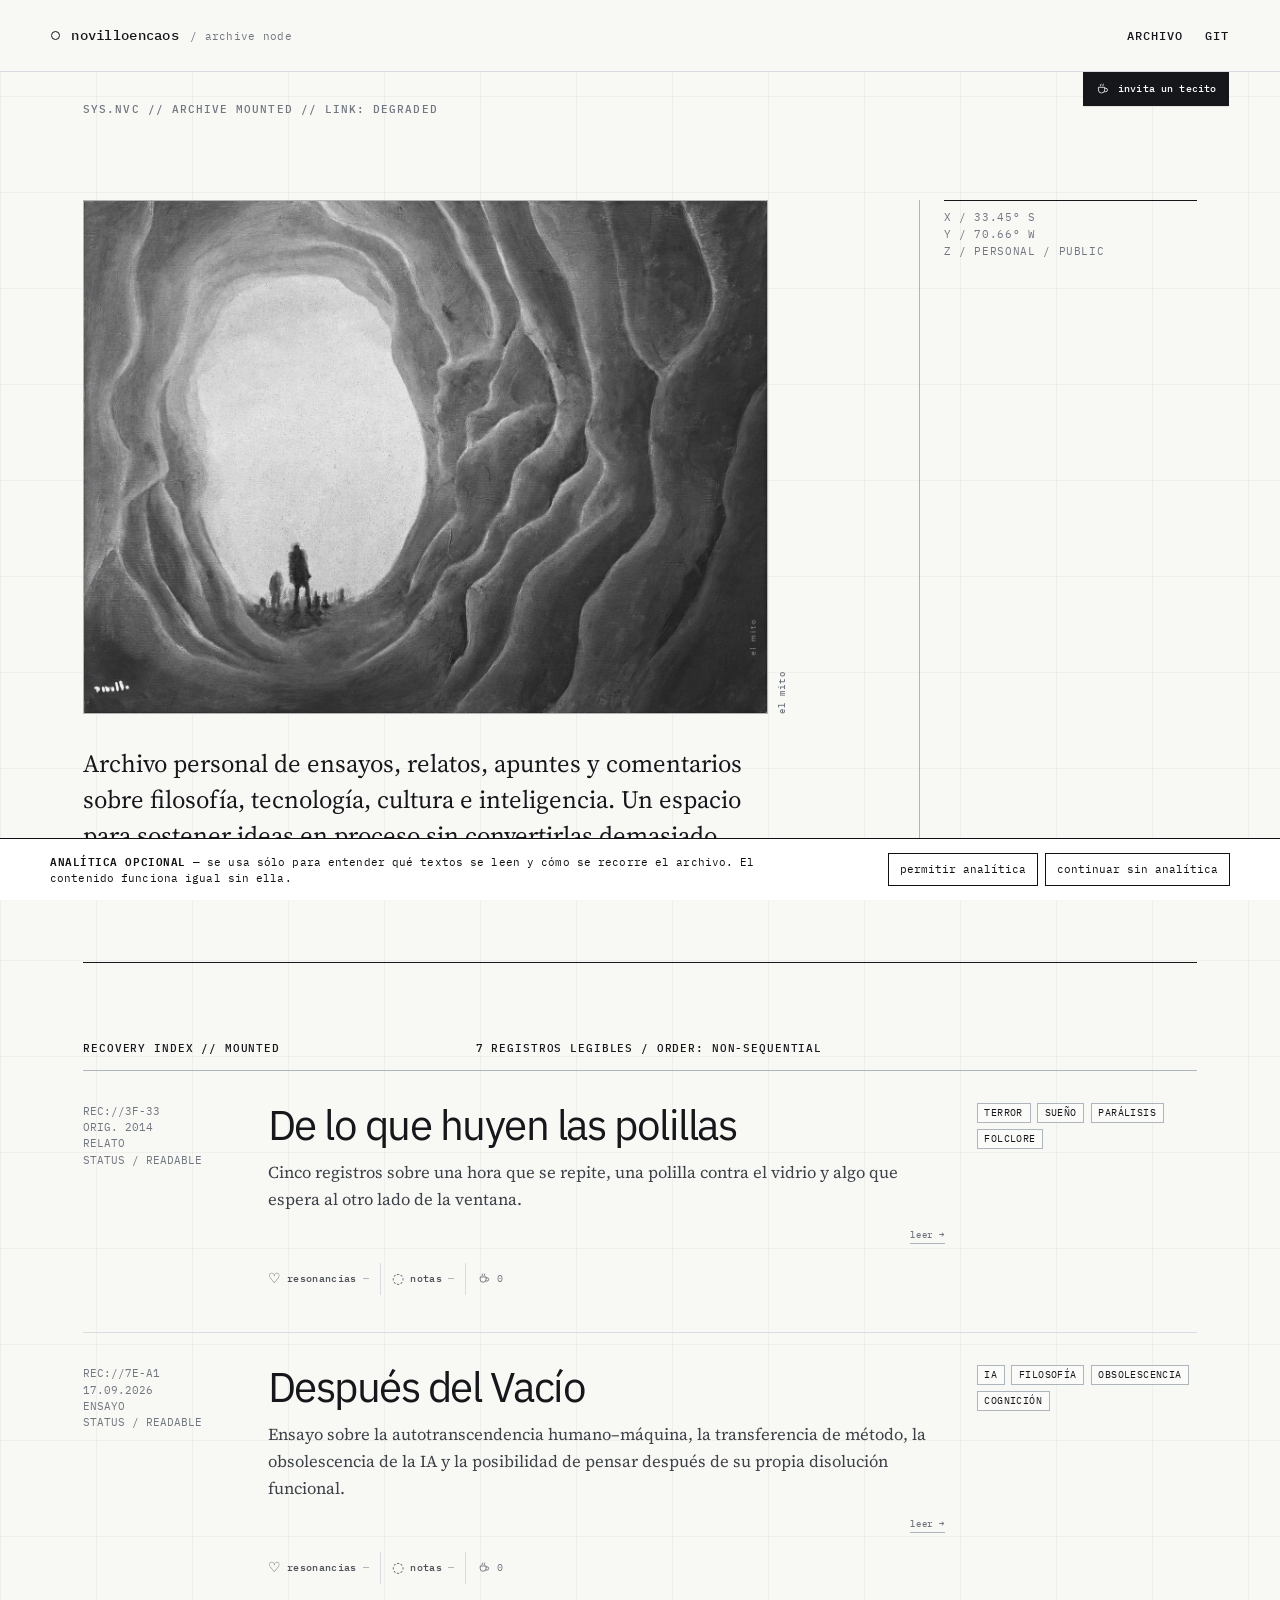
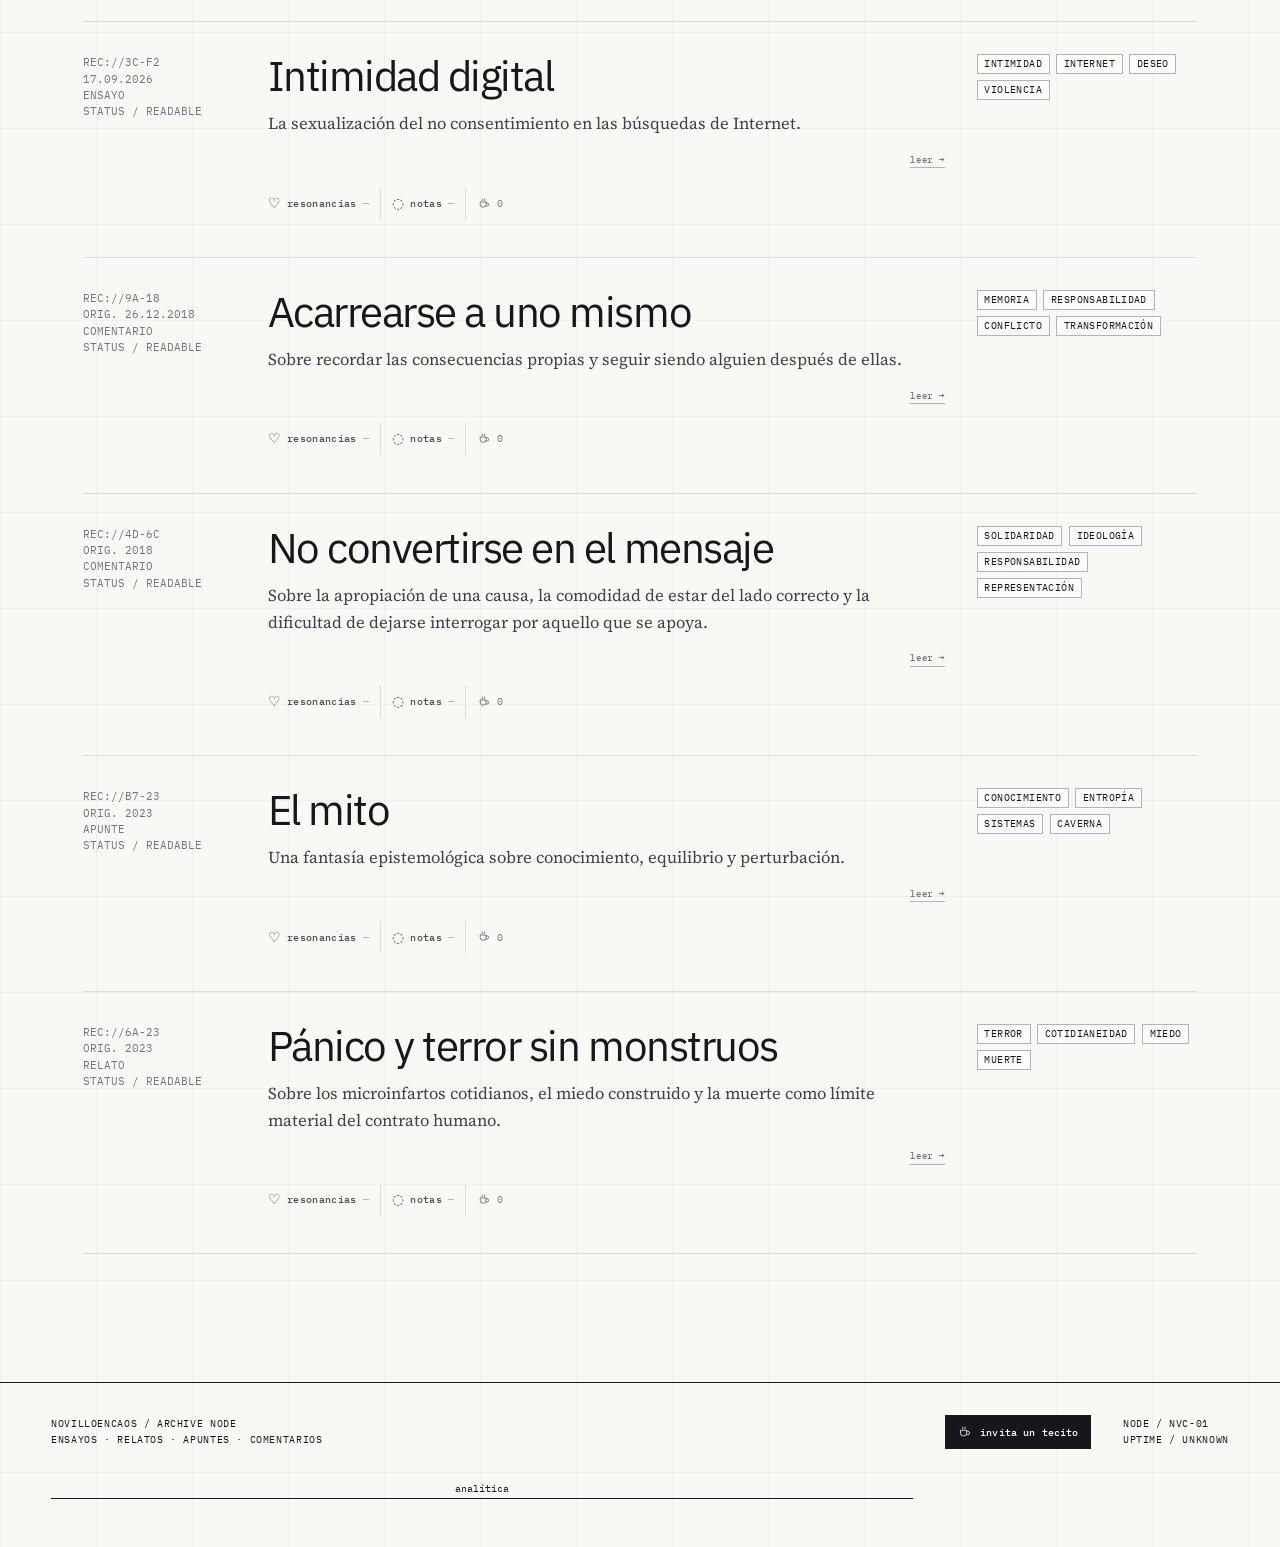
<file: index.html>
<!doctype html>
<html lang="es">
<head>
  <meta charset="utf-8">
  <meta name="viewport" content="width=device-width,initial-scale=1">
  <meta name="description" content="Archivo personal de ensayos, relatos, apuntes y comentarios sobre filosofía, tecnología, cultura e inteligencia.">
  <title>novilloencaos — archivo</title>
  <link rel="stylesheet" href="assets/css/site.css?v=20260923-1">
</head>
<body class="site-grid">
  <header class="site-header">
    <a class="brand" href="./"><i aria-hidden="true"></i><span>novilloencaos</span><small>/ archive node</small></a>
    <nav class="site-nav" aria-label="Navegación principal">
      <a href="#archivo">Archivo</a>
      <a href="https://github.com/NGRR/novilloencaos">Git</a>
    </nav>
  </header>

  <main class="page-shell">
    <section class="hero" aria-labelledby="titulo-archivo">
      <div class="hero-copy">
        <figure class="hero-art">
          <img src="assets/images/el-mito.png" width="4096" height="3072" alt="El mito, obra pictórica del archivo novilloencaos.">
          <figcaption>el mito</figcaption>
        </figure>
        <p>Archivo personal de ensayos, relatos, apuntes y comentarios sobre filosofía, tecnología, cultura e inteligencia. Un espacio para sostener ideas en proceso sin convertirlas demasiado pronto en conclusiones.</p>
      </div>
      <aside class="hero-meta" aria-label="Coordenadas del archivo">
        <div class="axis">X / 33.45° S<br>Y / 70.66° W<br>Z / PERSONAL / PUBLIC</div>
        <div>NODE / NVC-01<br>LINK / DEGRADED<br>ARCHIVE / MOUNTED</div>
      </aside>
    </section>

    <section class="archive" id="archivo" aria-labelledby="archivo-title">
      <div class="archive-head"><span id="archivo-title">RECOVERY INDEX // MOUNTED</span><span>7 REGISTROS LEGIBLES / ORDER: NON-SEQUENTIAL</span></div>
      <ol class="archive-list">
        <li class="archive-item" data-record="REC://3F-33">
          <div class="archive-code">REC://3F-33<br>ORIG. 2014<br>RELATO<br>STATUS / READABLE</div>
          <a class="archive-title" href="relatos/de-lo-que-huyen-las-polillas/">
            <h2>De lo que huyen las polillas</h2>
            <p>Cinco registros sobre una hora que se repite, una polilla contra el vidrio y algo que espera al otro lado de la ventana.</p>
          </a>
          <div class="archive-tags" aria-label="Etiquetas">
            <span class="tag">Terror</span>
            <span class="tag">Sueño</span>
            <span class="tag">Parálisis</span>
            <span class="tag">Folclore</span>
          </div>
        </li>

        <li class="archive-item" data-record="REC://7E-A1">
          <div class="archive-code">REC://7E-A1<br>17.09.2026<br>ENSAYO<br>STATUS / READABLE</div>
          <a class="archive-title" href="ensayos/despues-del-vacio/">
            <h2>Después del Vacío</h2>
            <p>Ensayo sobre la autotranscendencia humano–máquina, la transferencia de método, la obsolescencia de la IA y la posibilidad de pensar después de su propia disolución funcional.</p>
          </a>
          <div class="archive-tags" aria-label="Etiquetas">
            <span class="tag">IA</span>
            <span class="tag">Filosofía</span>
            <span class="tag">Obsolescencia</span>
            <span class="tag">Cognición</span>
          </div>
        </li>

        <li class="archive-item" data-record="REC://3C-F2">
          <div class="archive-code">REC://3C-F2<br>17.09.2026<br>ENSAYO<br>STATUS / READABLE</div>
          <a class="archive-title" href="ensayos/intimidad-digital/">
            <h2>Intimidad digital</h2>
            <p>La sexualización del no consentimiento en las búsquedas de Internet.</p>
          </a>
          <div class="archive-tags" aria-label="Etiquetas">
            <span class="tag">Intimidad</span>
            <span class="tag">Internet</span>
            <span class="tag">Deseo</span>
            <span class="tag">Violencia</span>
          </div>
        </li>

        <li class="archive-item" data-record="REC://9A-18">
          <div class="archive-code">REC://9A-18<br>ORIG. 26.12.2018<br>COMENTARIO<br>STATUS / READABLE</div>
          <a class="archive-title" href="ensayos/acarrearse-a-si-mismo/">
            <h2>Acarrearse a uno mismo</h2>
            <p>Sobre recordar las consecuencias propias y seguir siendo alguien después de ellas.</p>
          </a>
          <div class="archive-tags" aria-label="Etiquetas">
            <span class="tag">Memoria</span>
            <span class="tag">Responsabilidad</span>
            <span class="tag">Conflicto</span>
            <span class="tag">Transformación</span>
          </div>
        </li>

        <li class="archive-item" data-record="REC://4D-6C">
          <div class="archive-code">REC://4D-6C<br>ORIG. 2018<br>COMENTARIO<br>STATUS / READABLE</div>
          <a class="archive-title" href="ensayos/no-convertirse-en-el-mensaje/">
            <h2>No convertirse en el mensaje</h2>
            <p>Sobre la apropiación de una causa, la comodidad de estar del lado correcto y la dificultad de dejarse interrogar por aquello que se apoya.</p>
          </a>
          <div class="archive-tags" aria-label="Etiquetas">
            <span class="tag">Solidaridad</span>
            <span class="tag">Ideología</span>
            <span class="tag">Responsabilidad</span>
            <span class="tag">Representación</span>
          </div>
        </li>
        <li class="archive-item" data-record="REC://B7-23">
          <div class="archive-code">REC://B7-23<br>ORIG. 2023<br>APUNTE<br>STATUS / READABLE</div>
          <a class="archive-title" href="apuntes/el-mito/">
            <h2>El mito</h2>
            <p>Una fantasía epistemológica sobre conocimiento, equilibrio y perturbación.</p>
          </a>
          <div class="archive-tags" aria-label="Etiquetas">
            <span class="tag">Conocimiento</span>
            <span class="tag">Entropía</span>
            <span class="tag">Sistemas</span>
            <span class="tag">Caverna</span>
          </div>
        </li>
        <li class="archive-item" data-record="REC://6A-23">
          <div class="archive-code">REC://6A-23<br>ORIG. 2023<br>RELATO<br>STATUS / READABLE</div>
          <a class="archive-title" href="relatos/panico-y-terror-sin-monstruos/">
            <h2>Pánico y terror sin monstruos</h2>
            <p>Sobre los microinfartos cotidianos, el miedo construido y la muerte como límite material del contrato humano.</p>
          </a>
          <div class="archive-tags" aria-label="Etiquetas">
            <span class="tag">Terror</span>
            <span class="tag">Cotidianeidad</span>
            <span class="tag">Miedo</span>
            <span class="tag">Muerte</span>
          </div>
        </li>
      </ol>
    </section>
  </main>

  <footer class="site-footer">
    <div>novilloencaos / archive node<br>ensayos · relatos · apuntes · comentarios</div>
    <div>NODE / NVC-01<br>UPTIME / UNKNOWN</div>
  </footer>
  <script src="assets/js/site.js?v=20260922-5"></script>
</body>
</html>
</file>
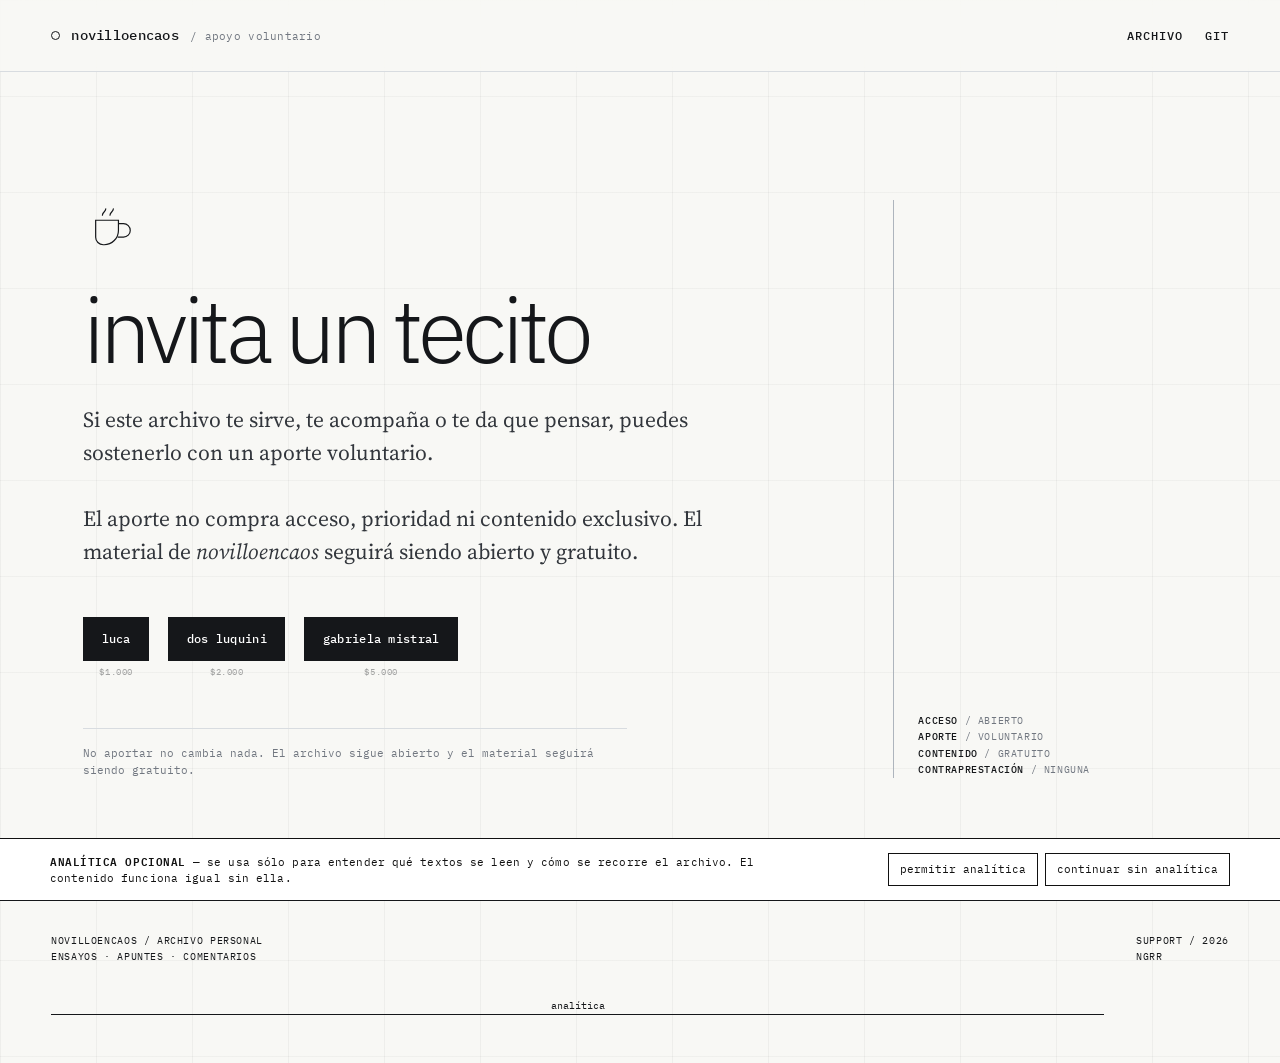
<file: apoyar/index.html>
<!doctype html>
<html lang="es">
<head>
  <meta charset="utf-8">
  <meta name="viewport" content="width=device-width,initial-scale=1">
  <meta name="description" content="Aporte voluntario para sostener novilloencaos. El archivo permanece abierto y gratuito.">
  <title>invita un tecito — novilloencaos</title>
  <link rel="stylesheet" href="../assets/css/site.css?v=20260922-3">
  <link rel="stylesheet" href="../assets/css/support.css?v=20260917-4">
</head>
<body class="site-grid">
  <header class="site-header">
    <a class="brand" href="../"><i aria-hidden="true"></i><span>novilloencaos</span><small>/ apoyo voluntario</small></a>
    <nav class="site-nav" aria-label="Navegación principal">
      <a href="../#archivo">Archivo</a>
      <a href="https://github.com/NGRR/novilloencaos">Git</a>
    </nav>
  </header>

  <main class="support-shell">
    <section class="support-page" aria-labelledby="support-title">
      <div class="support-main">
        <div class="support-cup" aria-hidden="true">
          <svg viewBox="0 0 64 64" fill="none" xmlns="http://www.w3.org/2000/svg">
            <path d="M15 24H42V36C42 45.3888 34.3888 53 25 53H24C19.0294 53 15 48.9706 15 44V24Z" stroke="currentColor" stroke-width="1.4"/>
            <path d="M42 28H48C52.4183 28 56 31.5817 56 36C56 40.4183 52.4183 44 48 44H41" stroke="currentColor" stroke-width="1.4"/>
            <path d="M23 18C23 14.5 27 14 27 10.5" stroke="currentColor" stroke-width="1.4" stroke-linecap="round"/>
            <path d="M32 18C32 14.5 36 14 36 10.5" stroke="currentColor" stroke-width="1.4" stroke-linecap="round"/>
          </svg>
        </div>

        <h1 id="support-title">invita un tecito</h1>

        <p class="support-copy">
          Si este archivo te sirve, te acompaña o te da que pensar, puedes sostenerlo con un aporte voluntario.
        </p>

        <p class="support-copy">
          El aporte no compra acceso, prioridad ni contenido exclusivo. El material de <em>novilloencaos</em> seguirá siendo abierto y gratuito.
        </p>

        <div class="support-options" aria-label="Opciones de aporte">
          <div class="support-option">
            <a class="support-button" href="https://pay.sumup.com/b2c/QKE87Z0O" target="_blank" rel="noopener noreferrer">luca</a>
            <span class="support-amount">$1.000</span>
          </div>

          <div class="support-option">
            <a class="support-button" href="https://pay.sumup.com/b2c/QGCTYVGB" target="_blank" rel="noopener noreferrer">dos luquini</a>
            <span class="support-amount">$2.000</span>
          </div>

          <div class="support-option">
            <a class="support-button" href="https://pay.sumup.com/b2c/QKECT298" target="_blank" rel="noopener noreferrer">gabriela mistral</a>
            <span class="support-amount">$5.000</span>
          </div>
        </div>

        <p class="support-note">
          No aportar no cambia nada. El archivo sigue abierto y el material seguirá siendo gratuito.
        </p>
      </div>

      <aside class="support-meta" aria-label="Condiciones del aporte">
        <div>
          <strong>ACCESO</strong> / ABIERTO<br>
          <strong>APORTE</strong> / VOLUNTARIO<br>
          <strong>CONTENIDO</strong> / GRATUITO<br>
          <strong>CONTRAPRESTACIÓN</strong> / NINGUNA
        </div>
      </aside>
    </section>
  </main>

  <footer class="site-footer">
    <div>novilloencaos / archivo personal<br>ensayos · apuntes · comentarios</div>
    <div>support / 2026<br>NGRR</div>
  </footer>
  <script src="../assets/js/site.js?v=20260922-3"></script>
</body>
</html>
</file>
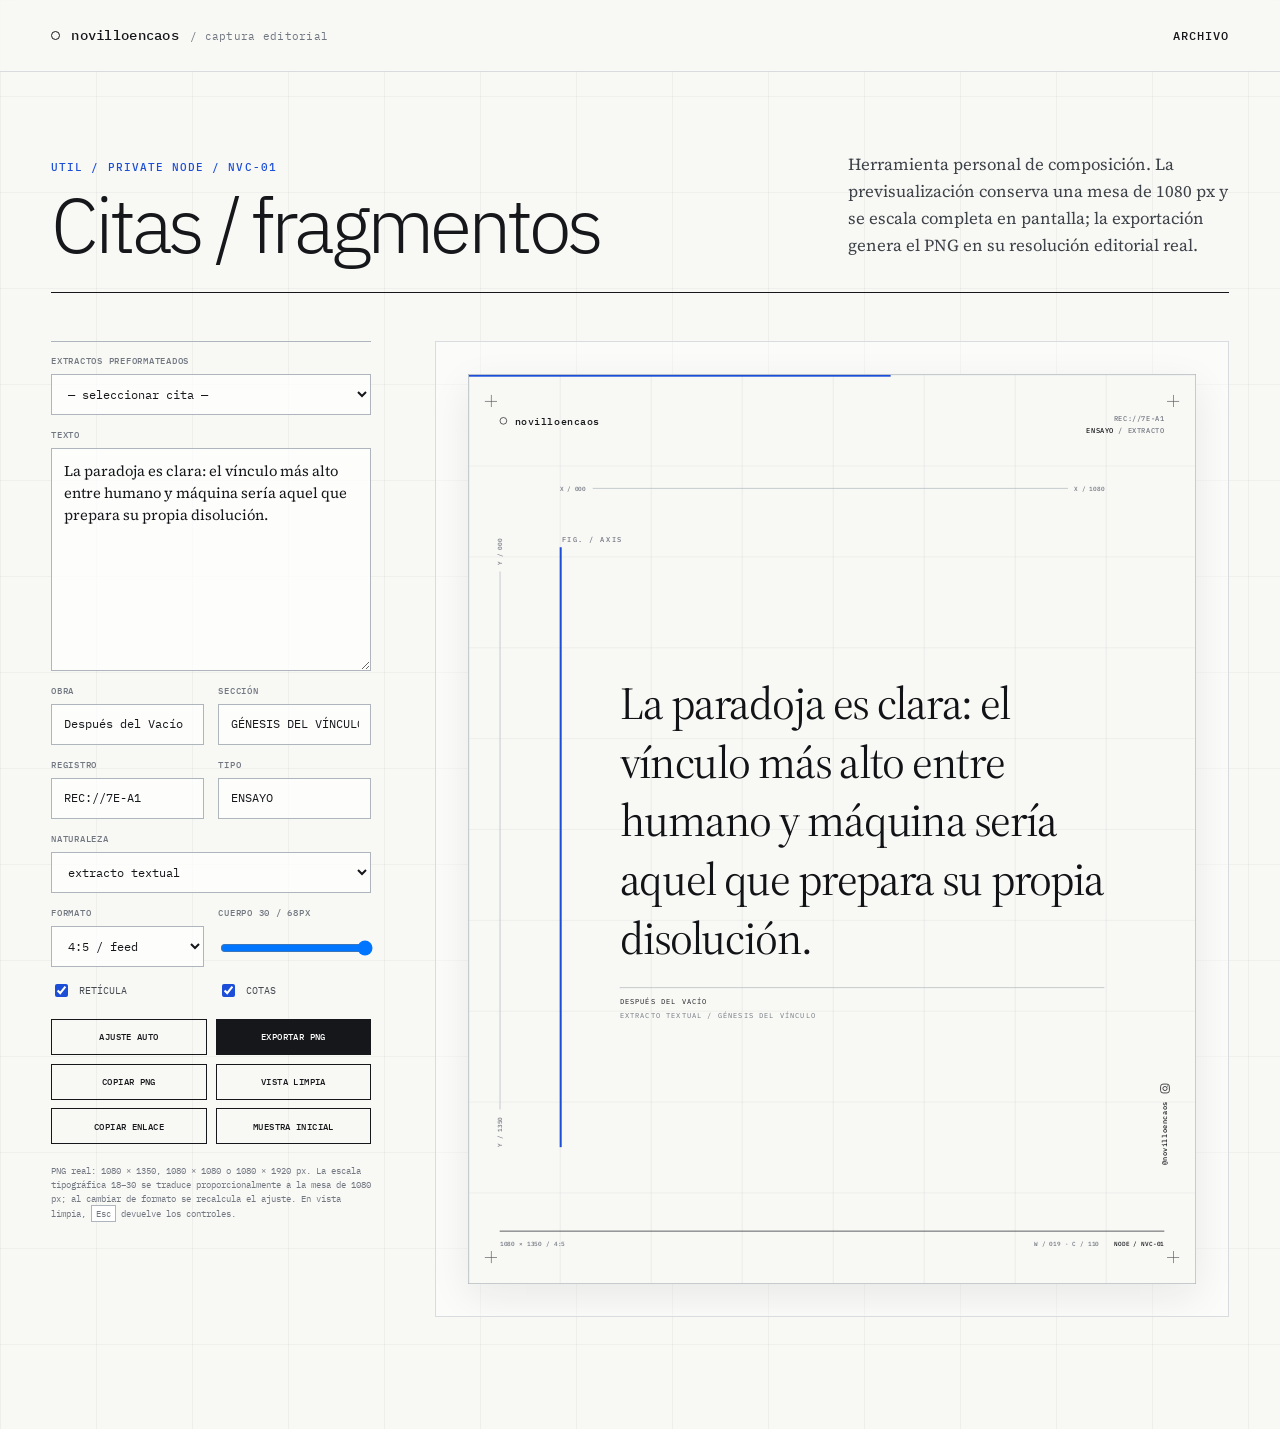
<file: citas/index.html>
<!doctype html>
<html lang="es">
<head>
  <meta charset="utf-8">
  <meta name="viewport" content="width=device-width,initial-scale=1">
  <meta name="robots" content="noindex,nofollow,noarchive">
  <meta name="referrer" content="no-referrer">
  <meta name="description" content="Compositor personal de citas y fragmentos de novilloencaos.">
  <title>Citas / fragmentos — novilloencaos</title>
  <link rel="stylesheet" href="../assets/css/site.css?v=20260922-3">
  <link rel="stylesheet" href="../assets/css/quotes.css?v=20260919-2">
</head>
<body class="site-grid quote-studio-page">
  <header class="site-header">
    <a class="brand" href="../"><i aria-hidden="true"></i><span>novilloencaos</span><small>/ captura editorial</small></a>
    <nav class="site-nav" aria-label="Navegación"><a href="../#archivo">Archivo</a></nav>
  </header>

  <main class="quote-studio-shell">
    <header class="quote-studio-heading">
      <div>
        <span class="quote-studio-kicker">UTIL / PRIVATE NODE / NVC-01</span>
        <h1>Citas / fragmentos</h1>
      </div>
      <p>Herramienta personal de composición. La previsualización conserva una mesa de 1080 px y se escala completa en pantalla; la exportación genera el PNG en su resolución editorial real.</p>
    </header>

    <div class="quote-studio-layout">
      <aside class="quote-controls" aria-label="Controles de la cita">
        <label class="control-field control-field-wide">
          <span>Extractos preformateados</span>
          <select id="presetInput"><option value="">— seleccionar cita —</option></select>
        </label>

        <label class="control-field control-field-wide">
          <span>Texto</span>
          <textarea id="quoteInput" rows="9" maxlength="900"></textarea>
        </label>

        <label class="control-field"><span>Obra</span><input id="sourceInput" type="text" maxlength="90"></label>
        <label class="control-field"><span>Sección</span><input id="metaInput" type="text" maxlength="90"></label>
        <label class="control-field"><span>Registro</span><input id="recordInput" type="text" maxlength="24"></label>
        <label class="control-field"><span>Tipo</span><input id="kindInput" type="text" maxlength="24"></label>
        <label class="control-field control-field-wide"><span>Naturaleza</span><select id="modeInput"><option value="EXTRACTO">extracto textual</option><option value="SÍNTESIS">síntesis editorial</option></select></label>

        <label class="control-field">
          <span>Formato</span>
          <select id="ratioInput">
            <option value="4:5">4:5 / feed</option>
            <option value="1:1">1:1 / cuadrado</option>
            <option value="9:16">9:16 / story</option>
          </select>
        </label>

        <label class="control-field">
          <span>Cuerpo <output id="fontOutput">30 / 68px</output></span>
          <input id="fontInput" type="range" min="18" max="30" step="1" value="30">
        </label>

        <label class="control-check"><input id="gridInput" type="checkbox" checked><span>retícula</span></label>
        <label class="control-check"><input id="marksInput" type="checkbox" checked><span>cotas</span></label>

        <div class="control-actions">
          <button id="fitButton" type="button">ajuste auto</button>
          <button id="exportButton" class="action-primary" type="button">exportar PNG</button>
          <button id="copyImageButton" type="button">copiar PNG</button>
          <button id="captureButton" type="button">vista limpia</button>
          <button id="linkButton" type="button">copiar enlace</button>
          <button id="resetButton" type="button">muestra inicial</button>
        </div>

        <p class="control-note">PNG real: 1080 × 1350, 1080 × 1080 o 1080 × 1920 px. La escala tipográfica 18–30 se traduce proporcionalmente a la mesa de 1080 px; al cambiar de formato se recalcula el ajuste. En vista limpia, <kbd>Esc</kbd> devuelve los controles.</p>
      </aside>

      <section class="quote-card-stage" id="quoteStage" aria-label="Previsualización de la cita">
        <div class="quote-card-viewport" id="quoteViewport">
          <article class="quote-card" id="quoteCard" data-ratio="4:5">
            <span class="crop crop-tl" aria-hidden="true"></span>
            <span class="crop crop-tr" aria-hidden="true"></span>
            <span class="crop crop-bl" aria-hidden="true"></span>
            <span class="crop crop-br" aria-hidden="true"></span>
            <div class="quote-grid" aria-hidden="true"></div>
            <div class="quote-blue-rule" aria-hidden="true"></div>

            <header class="quote-card-head">
              <div class="quote-brand"><i aria-hidden="true"></i><span>novilloencaos</span></div>
              <div class="quote-head-code"><span id="recordOutput">REC://7E-A1</span><span><b id="kindOutput">ENSAYO</b> / <span id="modeOutput">EXTRACTO</span></span></div>
            </header>

            <div class="measure measure-left" aria-hidden="true"><span>Y / 000</span><i></i><span id="measureY">Y / 1350</span></div>
            <div class="measure measure-top" aria-hidden="true"><span>X / 000</span><i></i><span>X / 1080</span></div>

            <div class="quote-axis-card">
              <span class="quote-axis-label">FIG. / AXIS</span>
              <blockquote id="quoteOutput" contenteditable="true" spellcheck="true"></blockquote>
              <footer class="quote-source"><span id="sourceOutput"></span><span id="metaOutput"></span></footer>
            </div>

            <aside class="social-mark" aria-label="Instagram novilloencaos">
              <svg viewBox="0 0 24 24" aria-hidden="true">
                <rect x="3.25" y="3.25" width="17.5" height="17.5" rx="5" fill="none" stroke="currentColor" stroke-width="1.5"/>
                <circle cx="12" cy="12" r="4.1" fill="none" stroke="currentColor" stroke-width="1.5"/>
                <circle cx="17.4" cy="6.8" r="1" fill="currentColor"/>
              </svg>
              <span>@novilloencaos</span>
            </aside>

            <footer class="quote-card-foot">
              <span id="ratioOutput">1080 × 1350 / 4:5</span>
              <span id="countOutput">W / 000 · C / 000</span>
              <span>NODE / NVC-01</span>
            </footer>
          </article>
        </div>
      </section>
    </div>
  </main>

  <script src="../assets/js/quotes.js?v=20260919-3"></script>
</body>
</html>
</file>
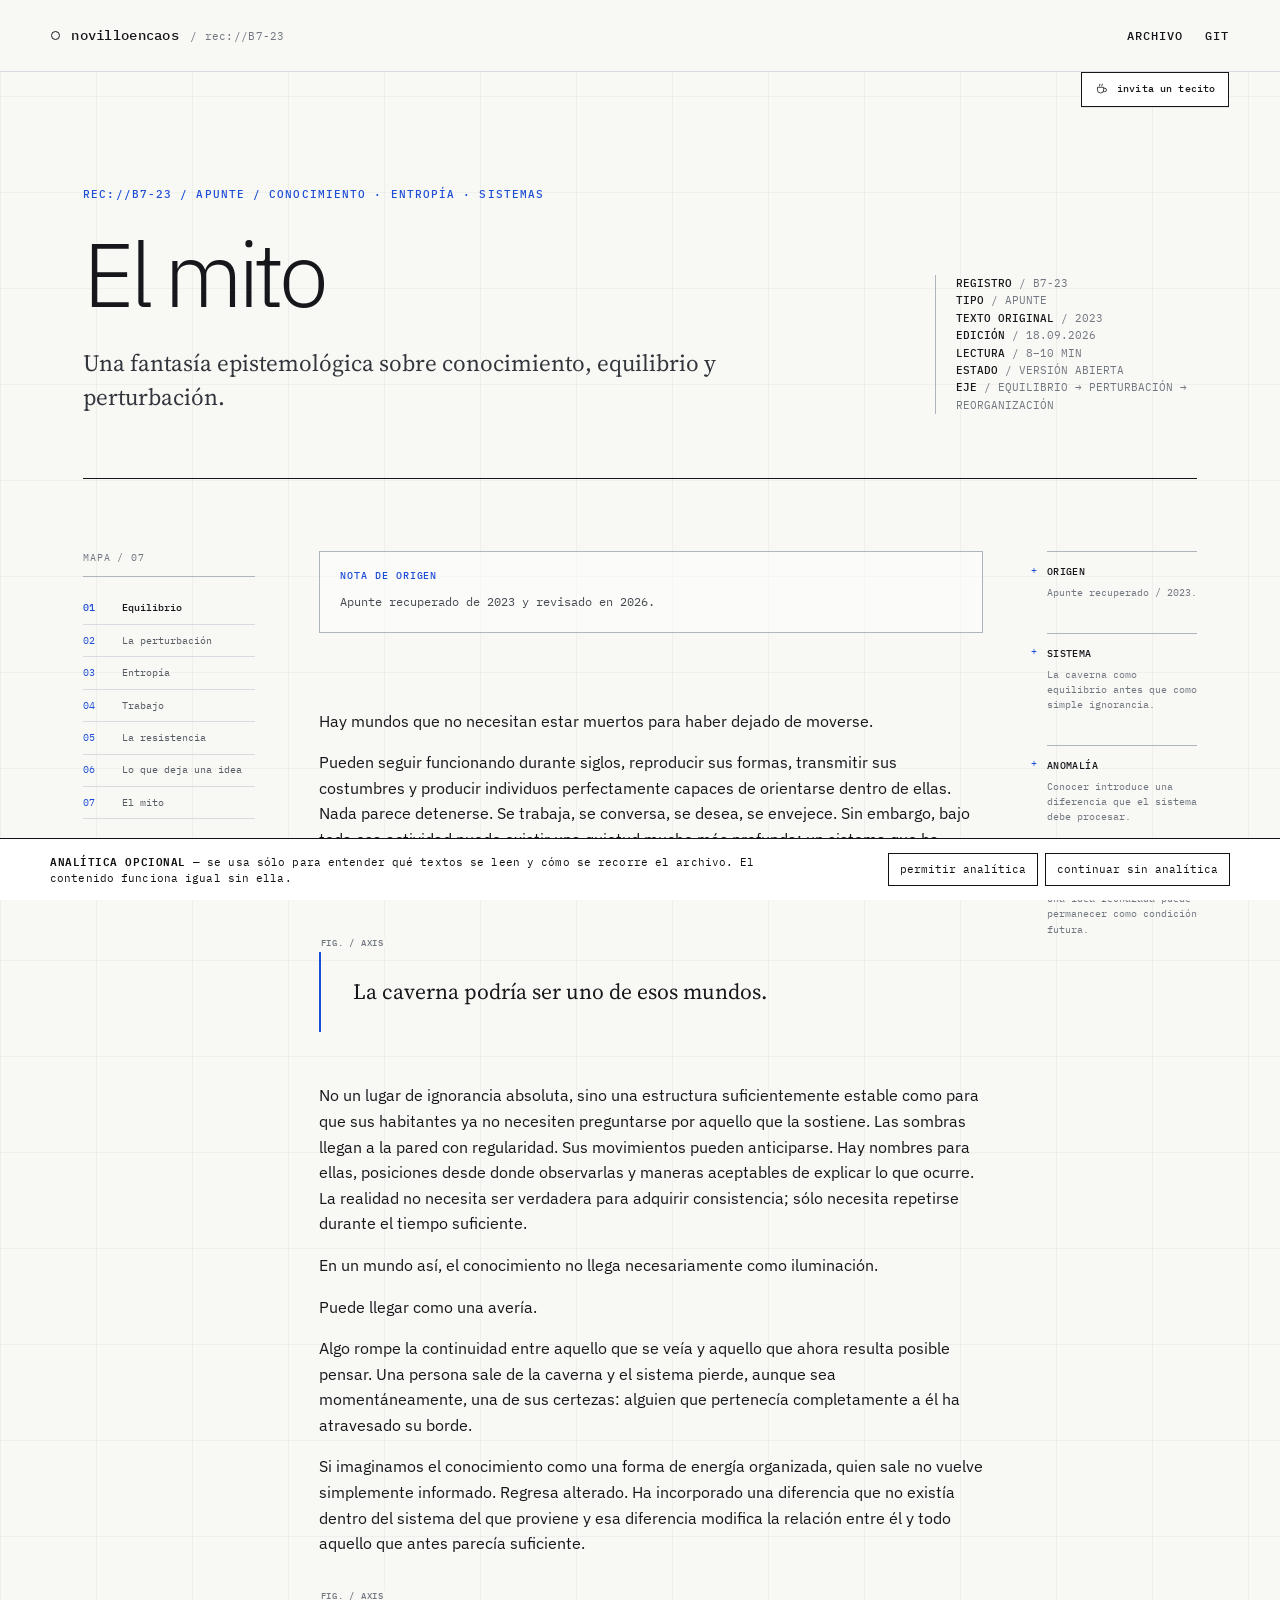
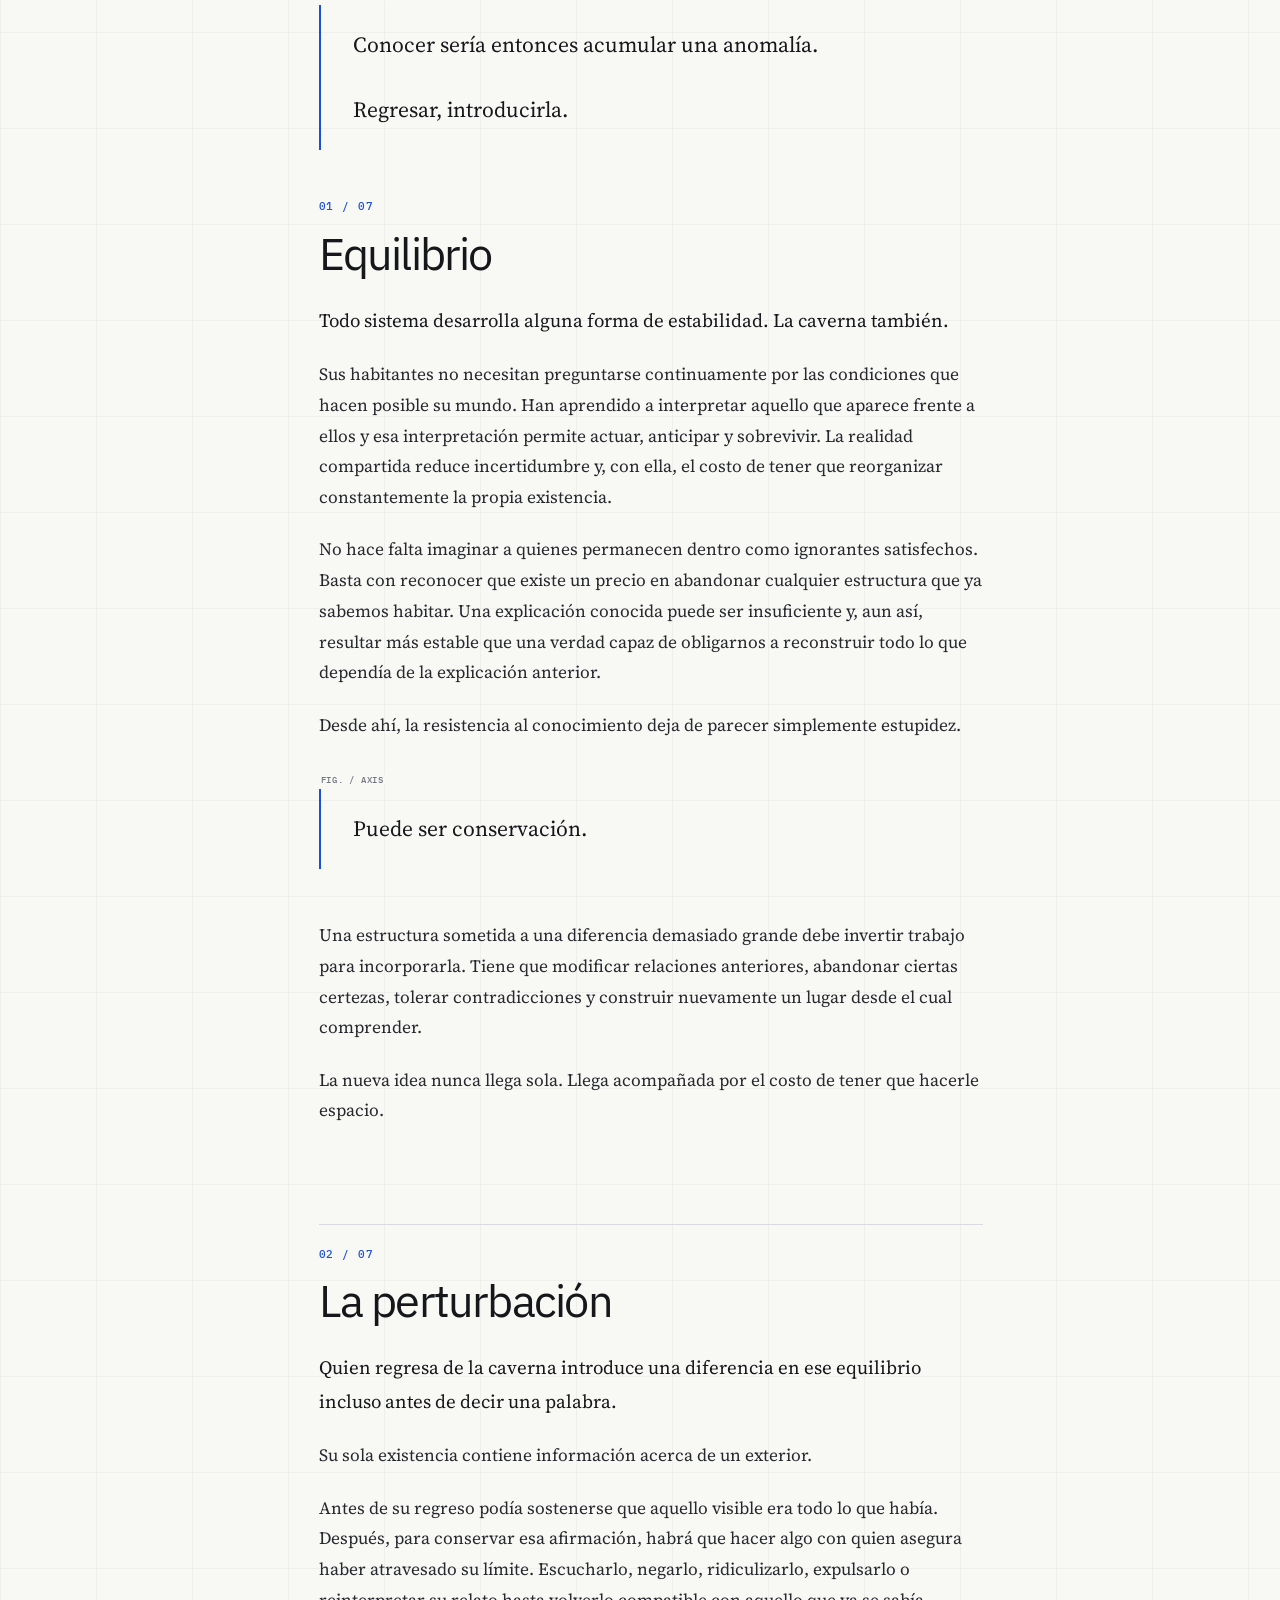
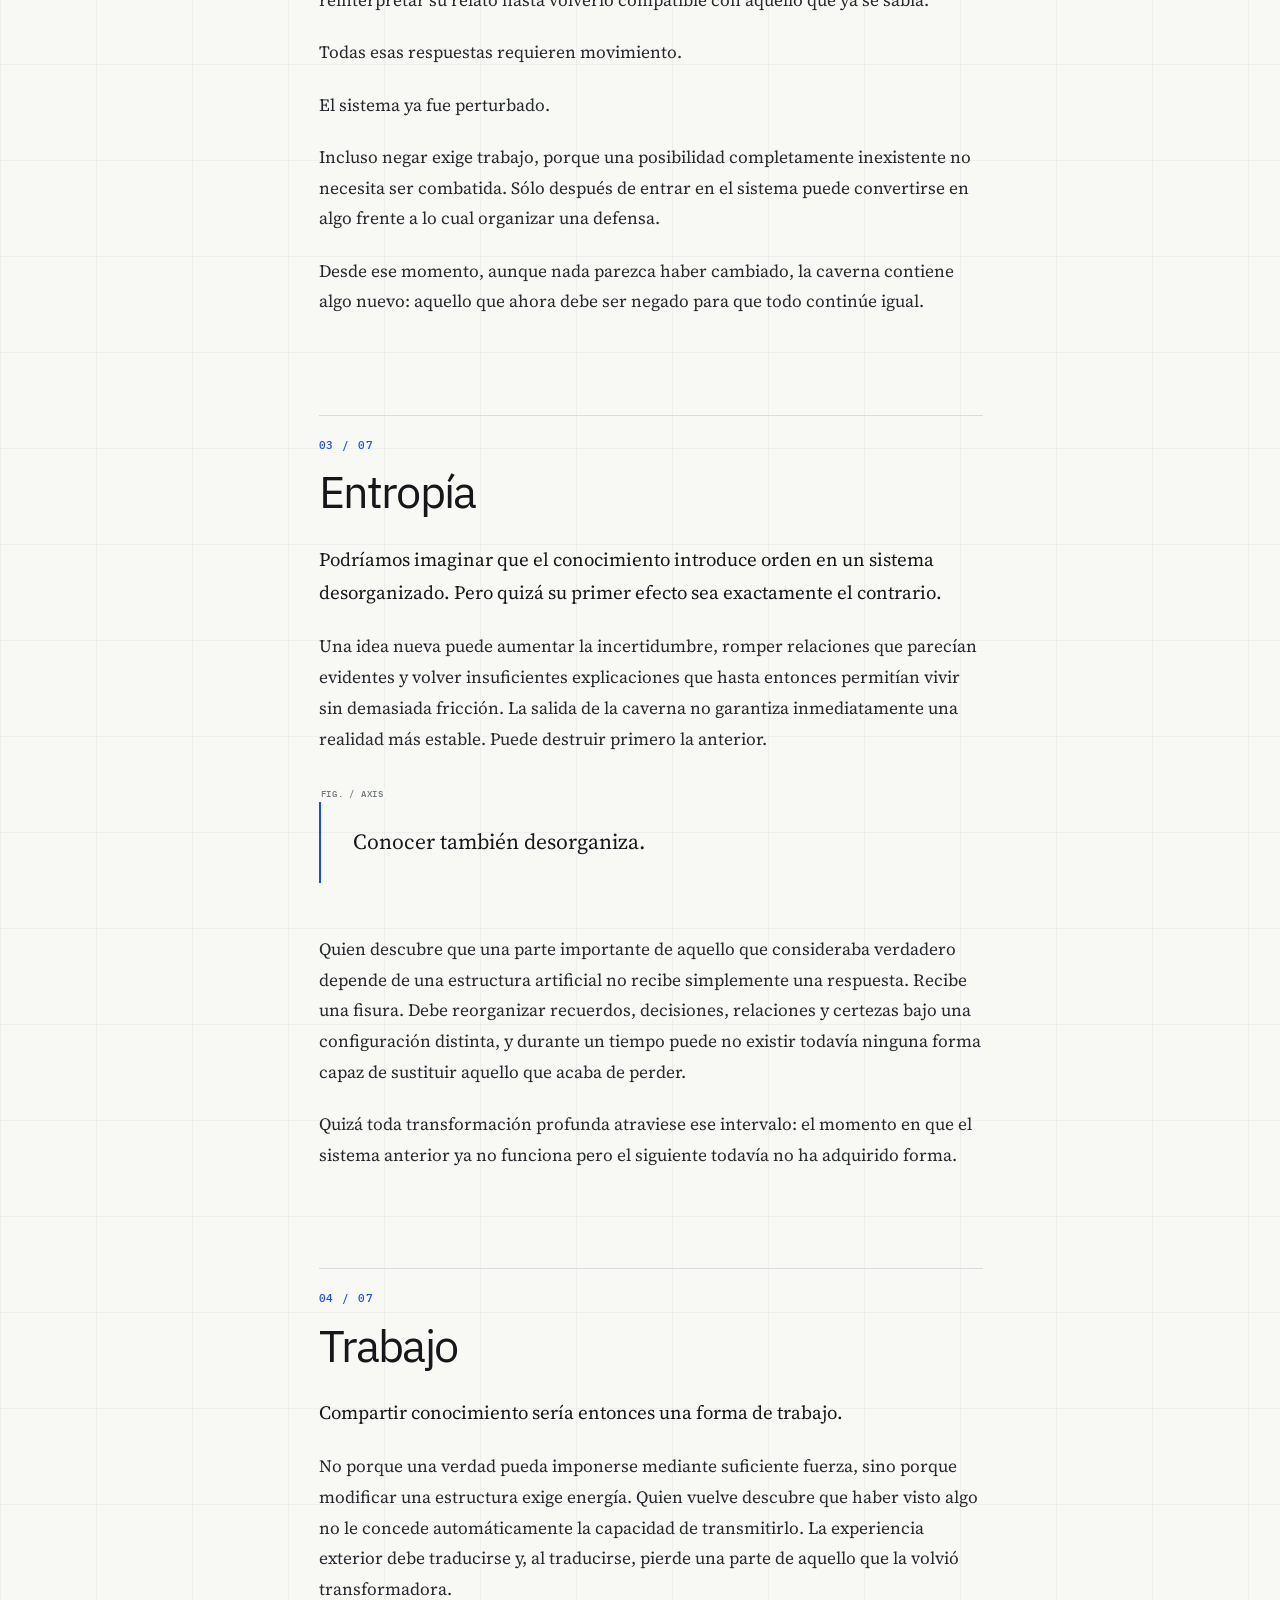
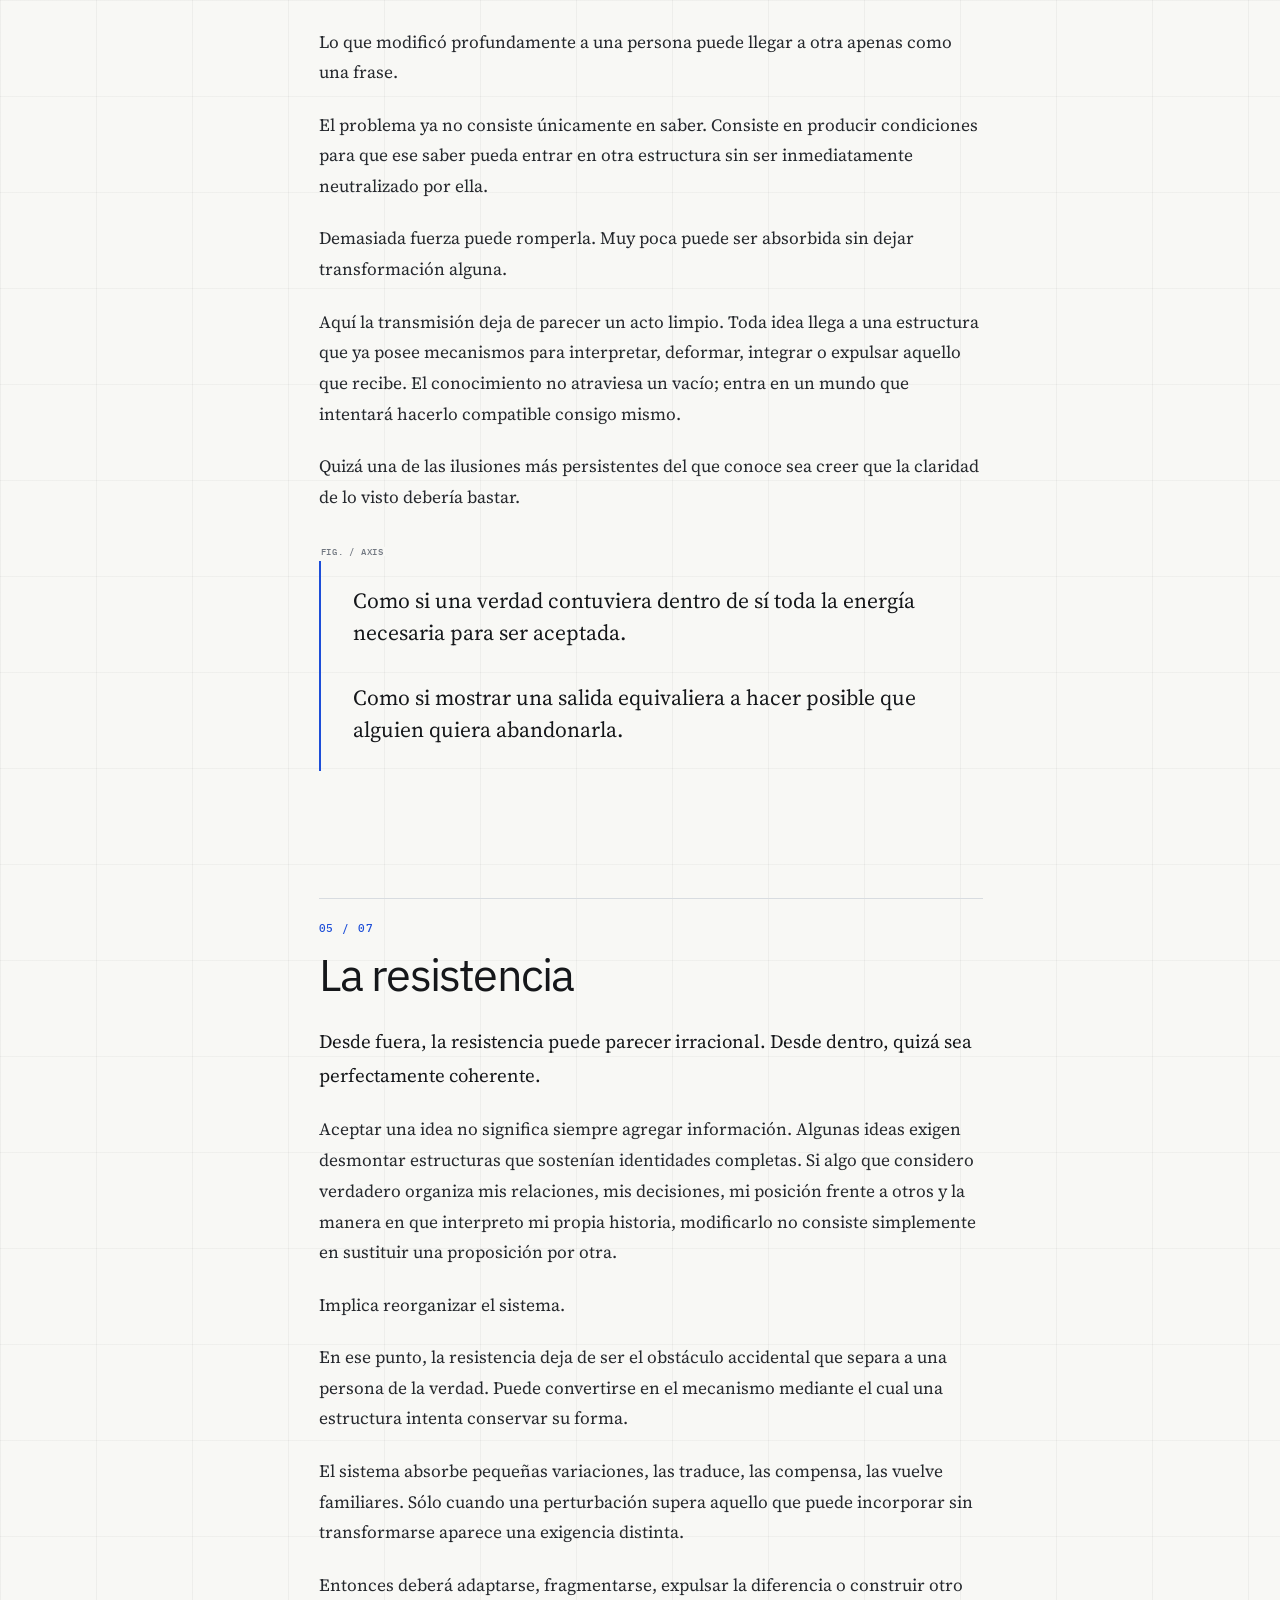
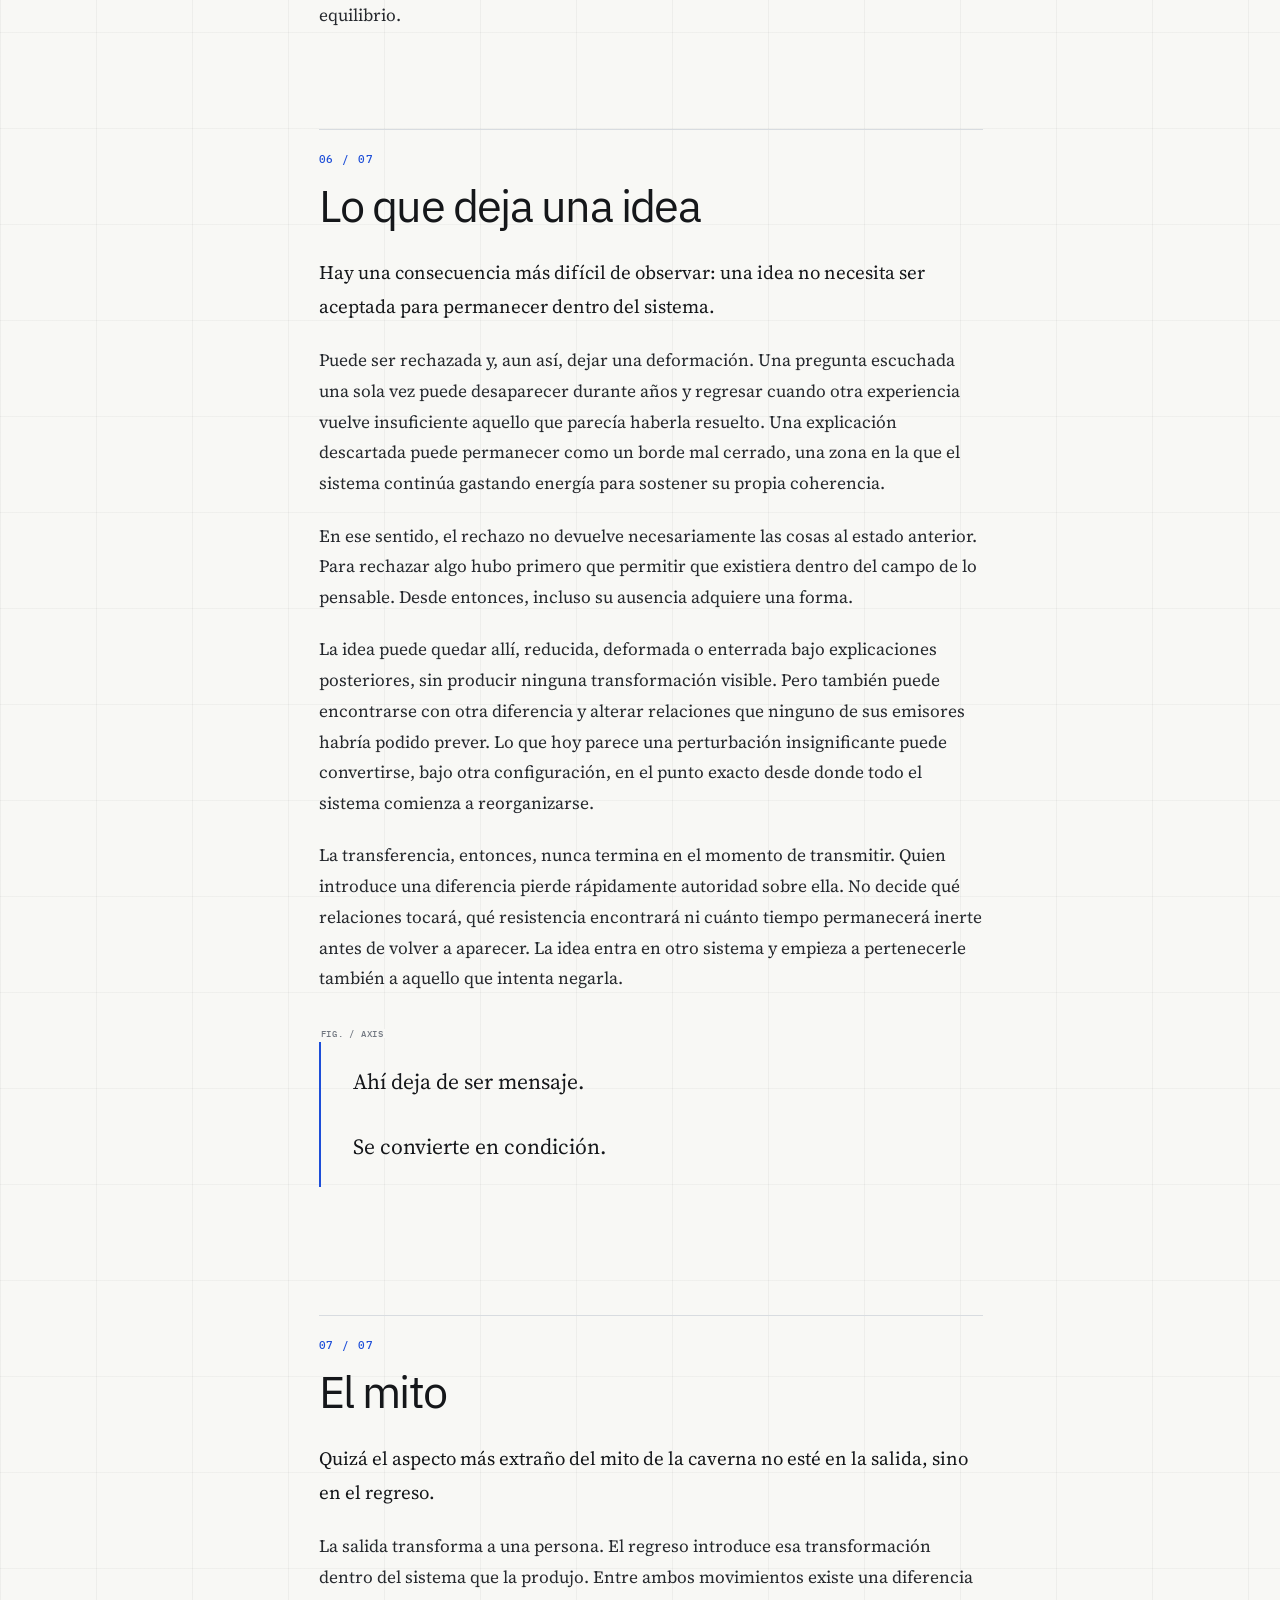
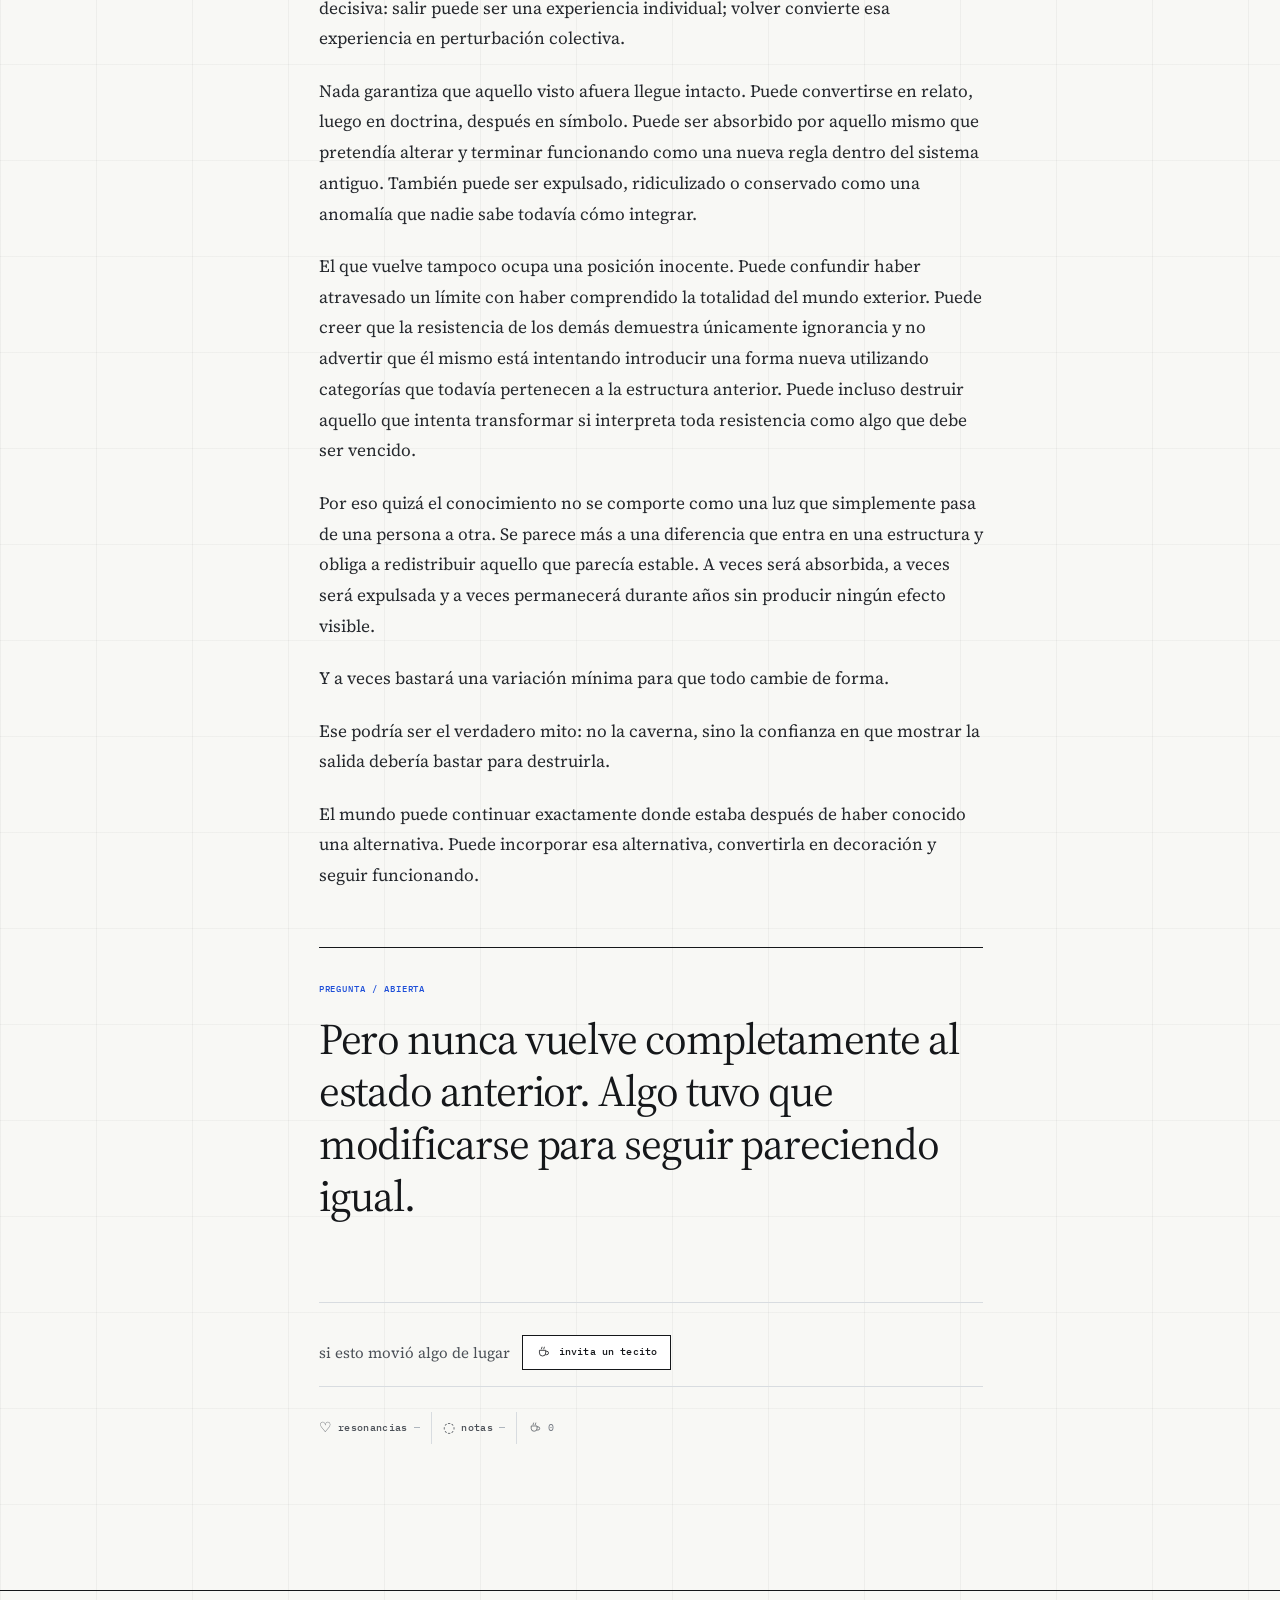
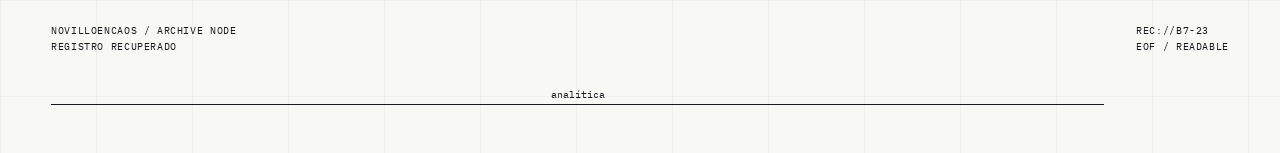
<file: apuntes/el-mito/index.html>
<!doctype html>
<html lang="es">
<head>
  <meta charset="utf-8">
  <meta name="viewport" content="width=device-width,initial-scale=1">
  <meta name="description" content="El mito — apunte y fantasía epistemológica sobre conocimiento, equilibrio, perturbación y transformación.">
  <title>El mito — novilloencaos</title>
  <link rel="stylesheet" href="../../assets/css/site.css?v=20260922-5">
</head>
<body class="site-grid">
  <div class="reading-progress" aria-hidden="true"></div>
  <header class="site-header">
    <a class="brand" href="../../"><i aria-hidden="true"></i><span>novilloencaos</span><small>/ rec://B7-23</small></a>
    <nav class="site-nav" aria-label="Navegación principal">
      <a href="../../#archivo">Archivo</a>
      <a href="https://github.com/NGRR/novilloencaos">Git</a>
    </nav>
  </header>

  <main class="essay-shell">
    <header class="essay-hero">
      <div>
        <p class="essay-kicker">REC://B7-23 / APUNTE / CONOCIMIENTO · ENTROPÍA · SISTEMAS</p>
        <h1>El mito</h1>
        <p class="essay-deck">Una fantasía epistemológica sobre conocimiento, equilibrio y perturbación.</p>
      </div>
      <aside class="essay-spec" aria-label="Ficha del texto">
        <strong>REGISTRO</strong> / B7-23<br>
        <strong>TIPO</strong> / APUNTE<br>
        <strong>TEXTO ORIGINAL</strong> / 2023<br>
        <strong>EDICIÓN</strong> / 18.09.2026<br>
        <strong>LECTURA</strong> / 8–10 MIN<br>
        <strong>ESTADO</strong> / VERSIÓN ABIERTA<br>
        <strong>EJE</strong> / EQUILIBRIO → PERTURBACIÓN → REORGANIZACIÓN
      </aside>
    </header>

    <div class="essay-layout">
      <nav class="toc" aria-label="Índice del apunte">
        <span class="toc-title">Mapa / 07</span>
        <ol>
          <li><a href="#equilibrio">Equilibrio</a></li>
          <li><a href="#perturbacion">La perturbación</a></li>
          <li><a href="#entropia">Entropía</a></li>
          <li><a href="#trabajo">Trabajo</a></li>
          <li><a href="#resistencia">La resistencia</a></li>
          <li><a href="#huella">Lo que deja una idea</a></li>
          <li><a href="#mito">El mito</a></li>
        </ol>
        <a class="back-link" href="../../">Volver al archivo</a>
      </nav>

      <article class="essay-body">
        <aside class="source-note" aria-label="Nota de origen">
          <b>NOTA DE ORIGEN</b>
          <p>Apunte recuperado de 2023 y revisado en 2026.</p>
        </aside>

        <p>Hay mundos que no necesitan estar muertos para haber dejado de moverse.</p>

        <p>Pueden seguir funcionando durante siglos, reproducir sus formas, transmitir sus costumbres y producir individuos perfectamente capaces de orientarse dentro de ellas. Nada parece detenerse. Se trabaja, se conversa, se desea, se envejece. Sin embargo, bajo toda esa actividad puede existir una quietud mucho más profunda: un sistema que ha aprendido a repetirse con tanta precisión que cualquier diferencia comienza a parecer un error.</p>

        <div class="quote-axis">La caverna podría ser uno de esos mundos.</div>

        <p>No un lugar de ignorancia absoluta, sino una estructura suficientemente estable como para que sus habitantes ya no necesiten preguntarse por aquello que la sostiene. Las sombras llegan a la pared con regularidad. Sus movimientos pueden anticiparse. Hay nombres para ellas, posiciones desde donde observarlas y maneras aceptables de explicar lo que ocurre. La realidad no necesita ser verdadera para adquirir consistencia; sólo necesita repetirse durante el tiempo suficiente.</p>

        <p>En un mundo así, el conocimiento no llega necesariamente como iluminación.</p>

        <p>Puede llegar como una avería.</p>

        <p>Algo rompe la continuidad entre aquello que se veía y aquello que ahora resulta posible pensar. Una persona sale de la caverna y el sistema pierde, aunque sea momentáneamente, una de sus certezas: alguien que pertenecía completamente a él ha atravesado su borde.</p>

        <p>Si imaginamos el conocimiento como una forma de energía organizada, quien sale no vuelve simplemente informado. Regresa alterado. Ha incorporado una diferencia que no existía dentro del sistema del que proviene y esa diferencia modifica la relación entre él y todo aquello que antes parecía suficiente.</p>

        <div class="quote-axis">Conocer sería entonces acumular una anomalía.<br><br>Regresar, introducirla.</div>

        <section class="essay-section" id="equilibrio">
          <span class="section-number">01 / 07</span>
          <h2>Equilibrio</h2>

          <p>Todo sistema desarrolla alguna forma de estabilidad. La caverna también.</p>

          <p>Sus habitantes no necesitan preguntarse continuamente por las condiciones que hacen posible su mundo. Han aprendido a interpretar aquello que aparece frente a ellos y esa interpretación permite actuar, anticipar y sobrevivir. La realidad compartida reduce incertidumbre y, con ella, el costo de tener que reorganizar constantemente la propia existencia.</p>

          <p>No hace falta imaginar a quienes permanecen dentro como ignorantes satisfechos. Basta con reconocer que existe un precio en abandonar cualquier estructura que ya sabemos habitar. Una explicación conocida puede ser insuficiente y, aun así, resultar más estable que una verdad capaz de obligarnos a reconstruir todo lo que dependía de la explicación anterior.</p>

          <p>Desde ahí, la resistencia al conocimiento deja de parecer simplemente estupidez.</p>

          <div class="quote-axis">Puede ser conservación.</div>

          <p>Una estructura sometida a una diferencia demasiado grande debe invertir trabajo para incorporarla. Tiene que modificar relaciones anteriores, abandonar ciertas certezas, tolerar contradicciones y construir nuevamente un lugar desde el cual comprender.</p>

          <p>La nueva idea nunca llega sola. Llega acompañada por el costo de tener que hacerle espacio.</p>
        </section>

        <section class="essay-section" id="perturbacion">
          <span class="section-number">02 / 07</span>
          <h2>La perturbación</h2>

          <p>Quien regresa de la caverna introduce una diferencia en ese equilibrio incluso antes de decir una palabra.</p>

          <p>Su sola existencia contiene información acerca de un exterior.</p>

          <p>Antes de su regreso podía sostenerse que aquello visible era todo lo que había. Después, para conservar esa afirmación, habrá que hacer algo con quien asegura haber atravesado su límite. Escucharlo, negarlo, ridiculizarlo, expulsarlo o reinterpretar su relato hasta volverlo compatible con aquello que ya se sabía.</p>

          <p>Todas esas respuestas requieren movimiento.</p>

          <p>El sistema ya fue perturbado.</p>

          <p>Incluso negar exige trabajo, porque una posibilidad completamente inexistente no necesita ser combatida. Sólo después de entrar en el sistema puede convertirse en algo frente a lo cual organizar una defensa.</p>

          <p>Desde ese momento, aunque nada parezca haber cambiado, la caverna contiene algo nuevo: aquello que ahora debe ser negado para que todo continúe igual.</p>
        </section>

        <section class="essay-section" id="entropia">
          <span class="section-number">03 / 07</span>
          <h2>Entropía</h2>

          <p>Podríamos imaginar que el conocimiento introduce orden en un sistema desorganizado. Pero quizá su primer efecto sea exactamente el contrario.</p>

          <p>Una idea nueva puede aumentar la incertidumbre, romper relaciones que parecían evidentes y volver insuficientes explicaciones que hasta entonces permitían vivir sin demasiada fricción. La salida de la caverna no garantiza inmediatamente una realidad más estable. Puede destruir primero la anterior.</p>

          <div class="quote-axis">Conocer también desorganiza.</div>

          <p>Quien descubre que una parte importante de aquello que consideraba verdadero depende de una estructura artificial no recibe simplemente una respuesta. Recibe una fisura. Debe reorganizar recuerdos, decisiones, relaciones y certezas bajo una configuración distinta, y durante un tiempo puede no existir todavía ninguna forma capaz de sustituir aquello que acaba de perder.</p>

          <p>Quizá toda transformación profunda atraviese ese intervalo: el momento en que el sistema anterior ya no funciona pero el siguiente todavía no ha adquirido forma.</p>
        </section>

        <section class="essay-section" id="trabajo">
          <span class="section-number">04 / 07</span>
          <h2>Trabajo</h2>

          <p>Compartir conocimiento sería entonces una forma de trabajo.</p>

          <p>No porque una verdad pueda imponerse mediante suficiente fuerza, sino porque modificar una estructura exige energía. Quien vuelve descubre que haber visto algo no le concede automáticamente la capacidad de transmitirlo. La experiencia exterior debe traducirse y, al traducirse, pierde una parte de aquello que la volvió transformadora.</p>

          <p>Lo que modificó profundamente a una persona puede llegar a otra apenas como una frase.</p>

          <p>El problema ya no consiste únicamente en saber. Consiste en producir condiciones para que ese saber pueda entrar en otra estructura sin ser inmediatamente neutralizado por ella.</p>

          <p>Demasiada fuerza puede romperla. Muy poca puede ser absorbida sin dejar transformación alguna.</p>

          <p>Aquí la transmisión deja de parecer un acto limpio. Toda idea llega a una estructura que ya posee mecanismos para interpretar, deformar, integrar o expulsar aquello que recibe. El conocimiento no atraviesa un vacío; entra en un mundo que intentará hacerlo compatible consigo mismo.</p>

          <p>Quizá una de las ilusiones más persistentes del que conoce sea creer que la claridad de lo visto debería bastar.</p>

          <div class="quote-axis">Como si una verdad contuviera dentro de sí toda la energía necesaria para ser aceptada.<br><br>Como si mostrar una salida equivaliera a hacer posible que alguien quiera abandonarla.</div>
        </section>

        <section class="essay-section" id="resistencia">
          <span class="section-number">05 / 07</span>
          <h2>La resistencia</h2>

          <p>Desde fuera, la resistencia puede parecer irracional. Desde dentro, quizá sea perfectamente coherente.</p>

          <p>Aceptar una idea no significa siempre agregar información. Algunas ideas exigen desmontar estructuras que sostenían identidades completas. Si algo que considero verdadero organiza mis relaciones, mis decisiones, mi posición frente a otros y la manera en que interpreto mi propia historia, modificarlo no consiste simplemente en sustituir una proposición por otra.</p>

          <p>Implica reorganizar el sistema.</p>

          <p>En ese punto, la resistencia deja de ser el obstáculo accidental que separa a una persona de la verdad. Puede convertirse en el mecanismo mediante el cual una estructura intenta conservar su forma.</p>

          <p>El sistema absorbe pequeñas variaciones, las traduce, las compensa, las vuelve familiares. Sólo cuando una perturbación supera aquello que puede incorporar sin transformarse aparece una exigencia distinta.</p>

          <p>Entonces deberá adaptarse, fragmentarse, expulsar la diferencia o construir otro equilibrio.</p>
        </section>

        <section class="essay-section" id="huella">
          <span class="section-number">06 / 07</span>
          <h2>Lo que deja una idea</h2>

          <p>Hay una consecuencia más difícil de observar: una idea no necesita ser aceptada para permanecer dentro del sistema.</p>

          <p>Puede ser rechazada y, aun así, dejar una deformación. Una pregunta escuchada una sola vez puede desaparecer durante años y regresar cuando otra experiencia vuelve insuficiente aquello que parecía haberla resuelto. Una explicación descartada puede permanecer como un borde mal cerrado, una zona en la que el sistema continúa gastando energía para sostener su propia coherencia.</p>

          <p>En ese sentido, el rechazo no devuelve necesariamente las cosas al estado anterior. Para rechazar algo hubo primero que permitir que existiera dentro del campo de lo pensable. Desde entonces, incluso su ausencia adquiere una forma.</p>

          <p>La idea puede quedar allí, reducida, deformada o enterrada bajo explicaciones posteriores, sin producir ninguna transformación visible. Pero también puede encontrarse con otra diferencia y alterar relaciones que ninguno de sus emisores habría podido prever. Lo que hoy parece una perturbación insignificante puede convertirse, bajo otra configuración, en el punto exacto desde donde todo el sistema comienza a reorganizarse.</p>

          <p>La transferencia, entonces, nunca termina en el momento de transmitir. Quien introduce una diferencia pierde rápidamente autoridad sobre ella. No decide qué relaciones tocará, qué resistencia encontrará ni cuánto tiempo permanecerá inerte antes de volver a aparecer. La idea entra en otro sistema y empieza a pertenecerle también a aquello que intenta negarla.</p>

          <div class="quote-axis">Ahí deja de ser mensaje.<br><br>Se convierte en condición.</div>
        </section>

        <section class="essay-section" id="mito">
          <span class="section-number">07 / 07</span>
          <h2>El mito</h2>

          <p>Quizá el aspecto más extraño del mito de la caverna no esté en la salida, sino en el regreso.</p>

          <p>La salida transforma a una persona. El regreso introduce esa transformación dentro del sistema que la produjo. Entre ambos movimientos existe una diferencia decisiva: salir puede ser una experiencia individual; volver convierte esa experiencia en perturbación colectiva.</p>

          <p>Nada garantiza que aquello visto afuera llegue intacto. Puede convertirse en relato, luego en doctrina, después en símbolo. Puede ser absorbido por aquello mismo que pretendía alterar y terminar funcionando como una nueva regla dentro del sistema antiguo. También puede ser expulsado, ridiculizado o conservado como una anomalía que nadie sabe todavía cómo integrar.</p>

          <p>El que vuelve tampoco ocupa una posición inocente. Puede confundir haber atravesado un límite con haber comprendido la totalidad del mundo exterior. Puede creer que la resistencia de los demás demuestra únicamente ignorancia y no advertir que él mismo está intentando introducir una forma nueva utilizando categorías que todavía pertenecen a la estructura anterior. Puede incluso destruir aquello que intenta transformar si interpreta toda resistencia como algo que debe ser vencido.</p>

          <p>Por eso quizá el conocimiento no se comporte como una luz que simplemente pasa de una persona a otra. Se parece más a una diferencia que entra en una estructura y obliga a redistribuir aquello que parecía estable. A veces será absorbida, a veces será expulsada y a veces permanecerá durante años sin producir ningún efecto visible.</p>

          <p>Y a veces bastará una variación mínima para que todo cambie de forma.</p>

          <p>Ese podría ser el verdadero mito: no la caverna, sino la confianza en que mostrar la salida debería bastar para destruirla.</p>

          <p>El mundo puede continuar exactamente donde estaba después de haber conocido una alternativa. Puede incorporar esa alternativa, convertirla en decoración y seguir funcionando.</p>

          <div class="closing-question">Pero nunca vuelve completamente al estado anterior. Algo tuvo que modificarse para seguir pareciendo igual.</div>
        </section>
      </article>

      <aside class="margin-notes" aria-label="Notas marginales">
        <div class="margin-note"><b>ORIGEN</b>Apunte recuperado / 2023.</div>
        <div class="margin-note"><b>SISTEMA</b>La caverna como equilibrio antes que como simple ignorancia.</div>
        <div class="margin-note"><b>ANOMALÍA</b>Conocer introduce una diferencia que el sistema debe procesar.</div>
        <div class="margin-note"><b>REMANENTE</b>Una idea rechazada puede permanecer como condición futura.</div>
      </aside>
    </div>
  </main>

  <footer class="site-footer">
    <div>novilloencaos / archive node<br>registro recuperado</div>
    <div>REC://B7-23<br>EOF / READABLE</div>
  </footer>
  <script src="../../assets/js/site.js?v=20260922-5"></script>
</body>
</html>
</file>
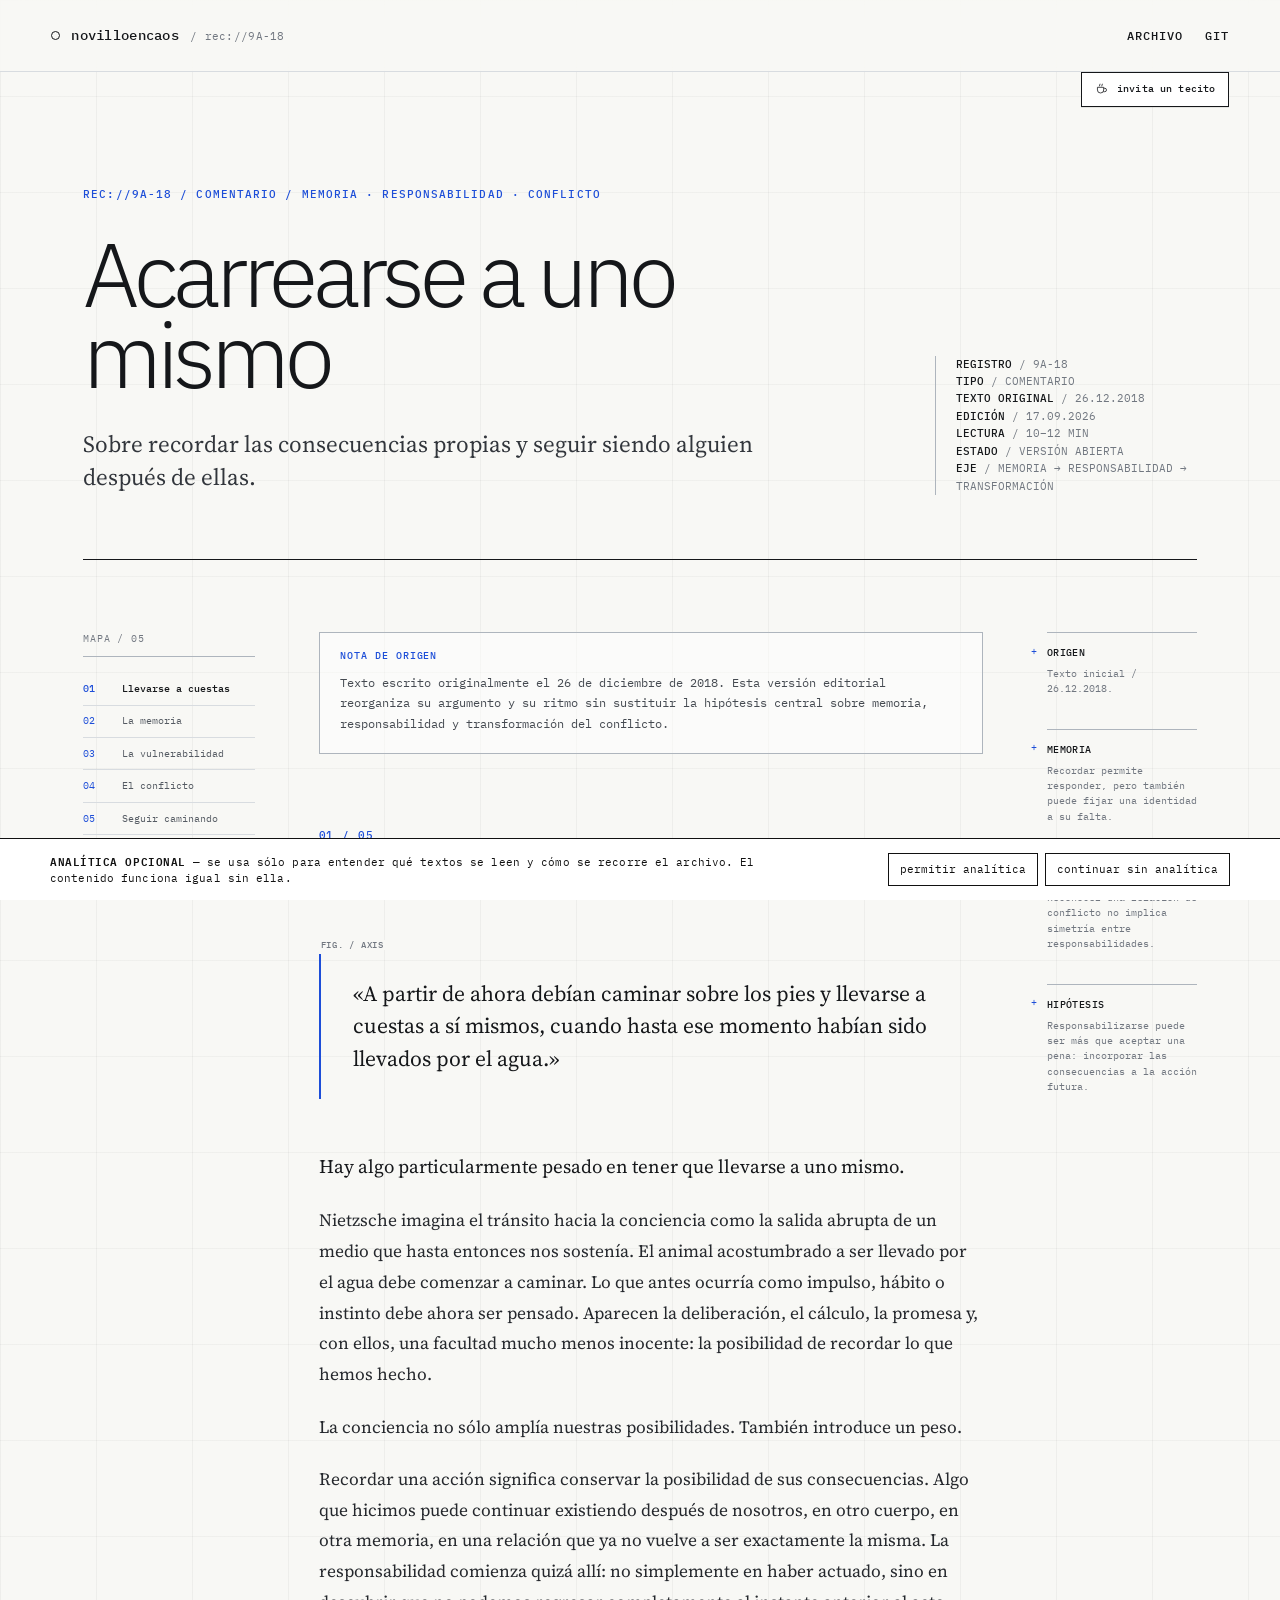
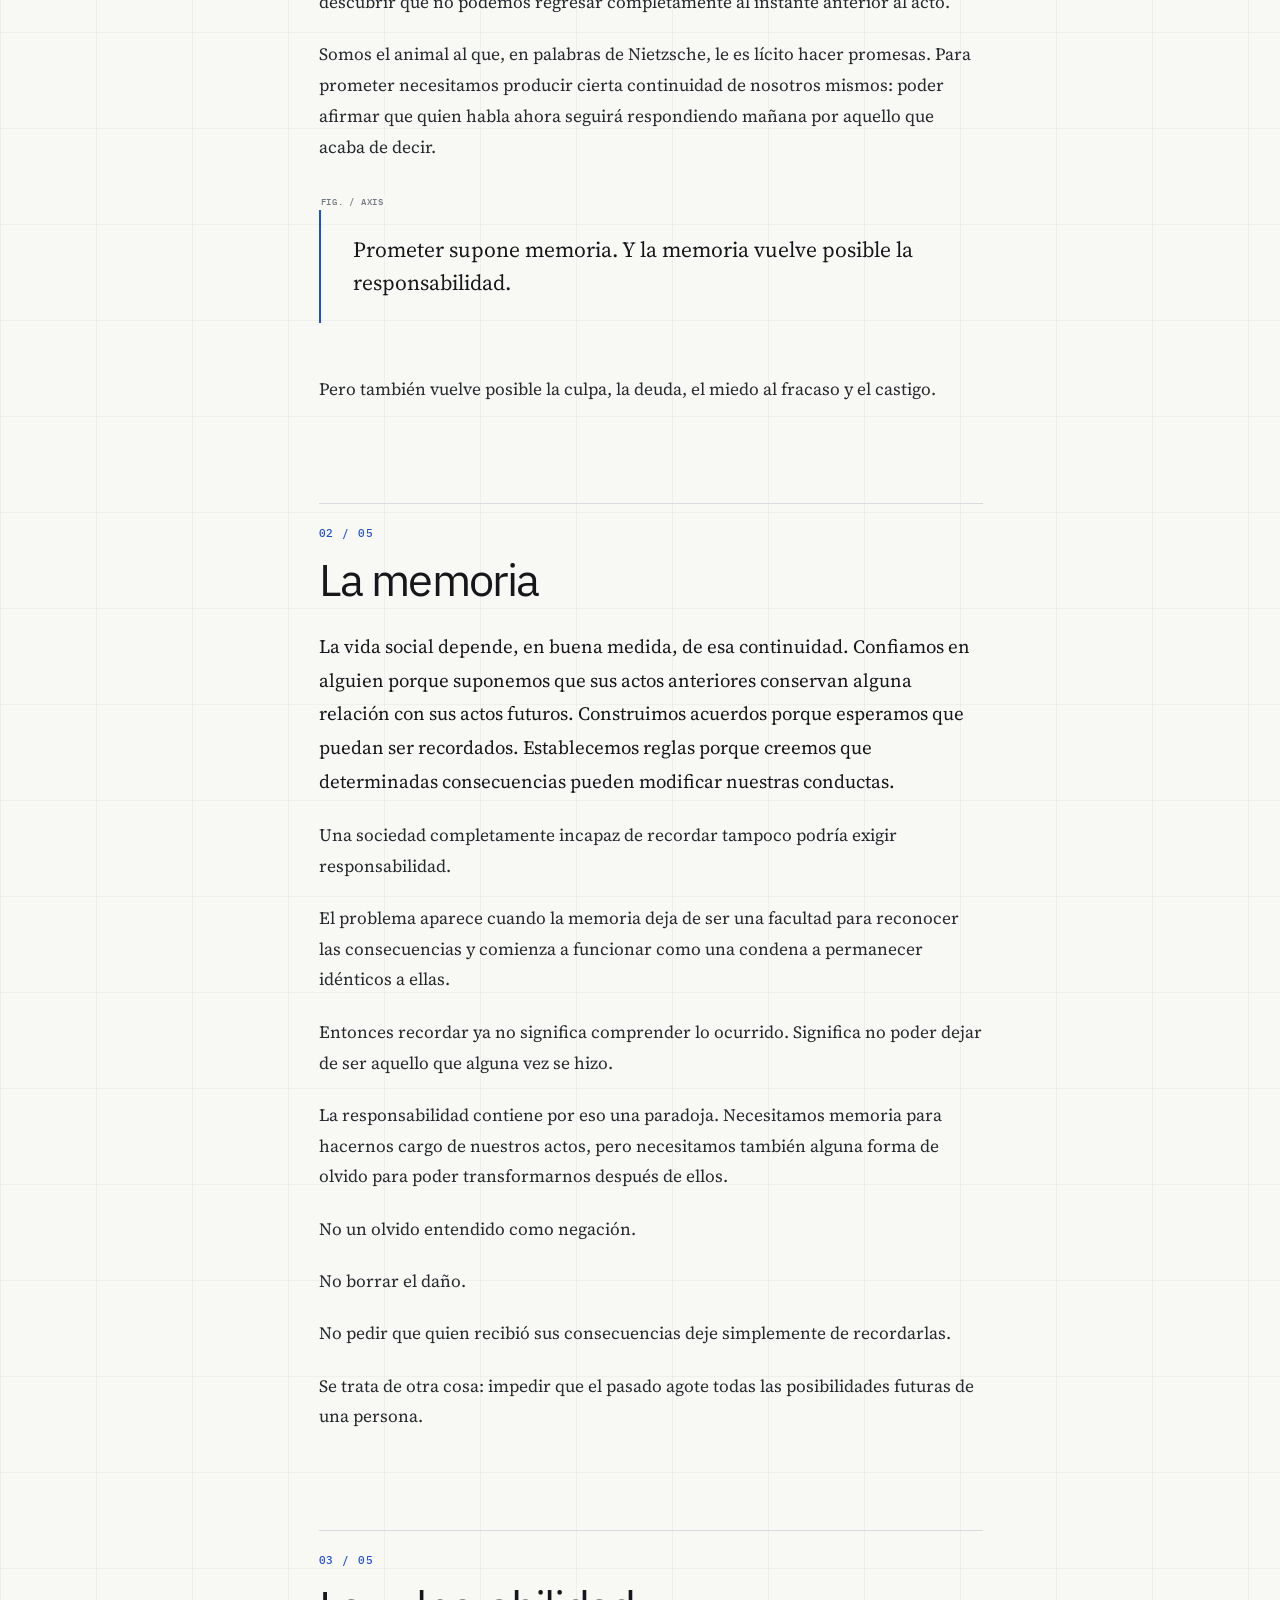
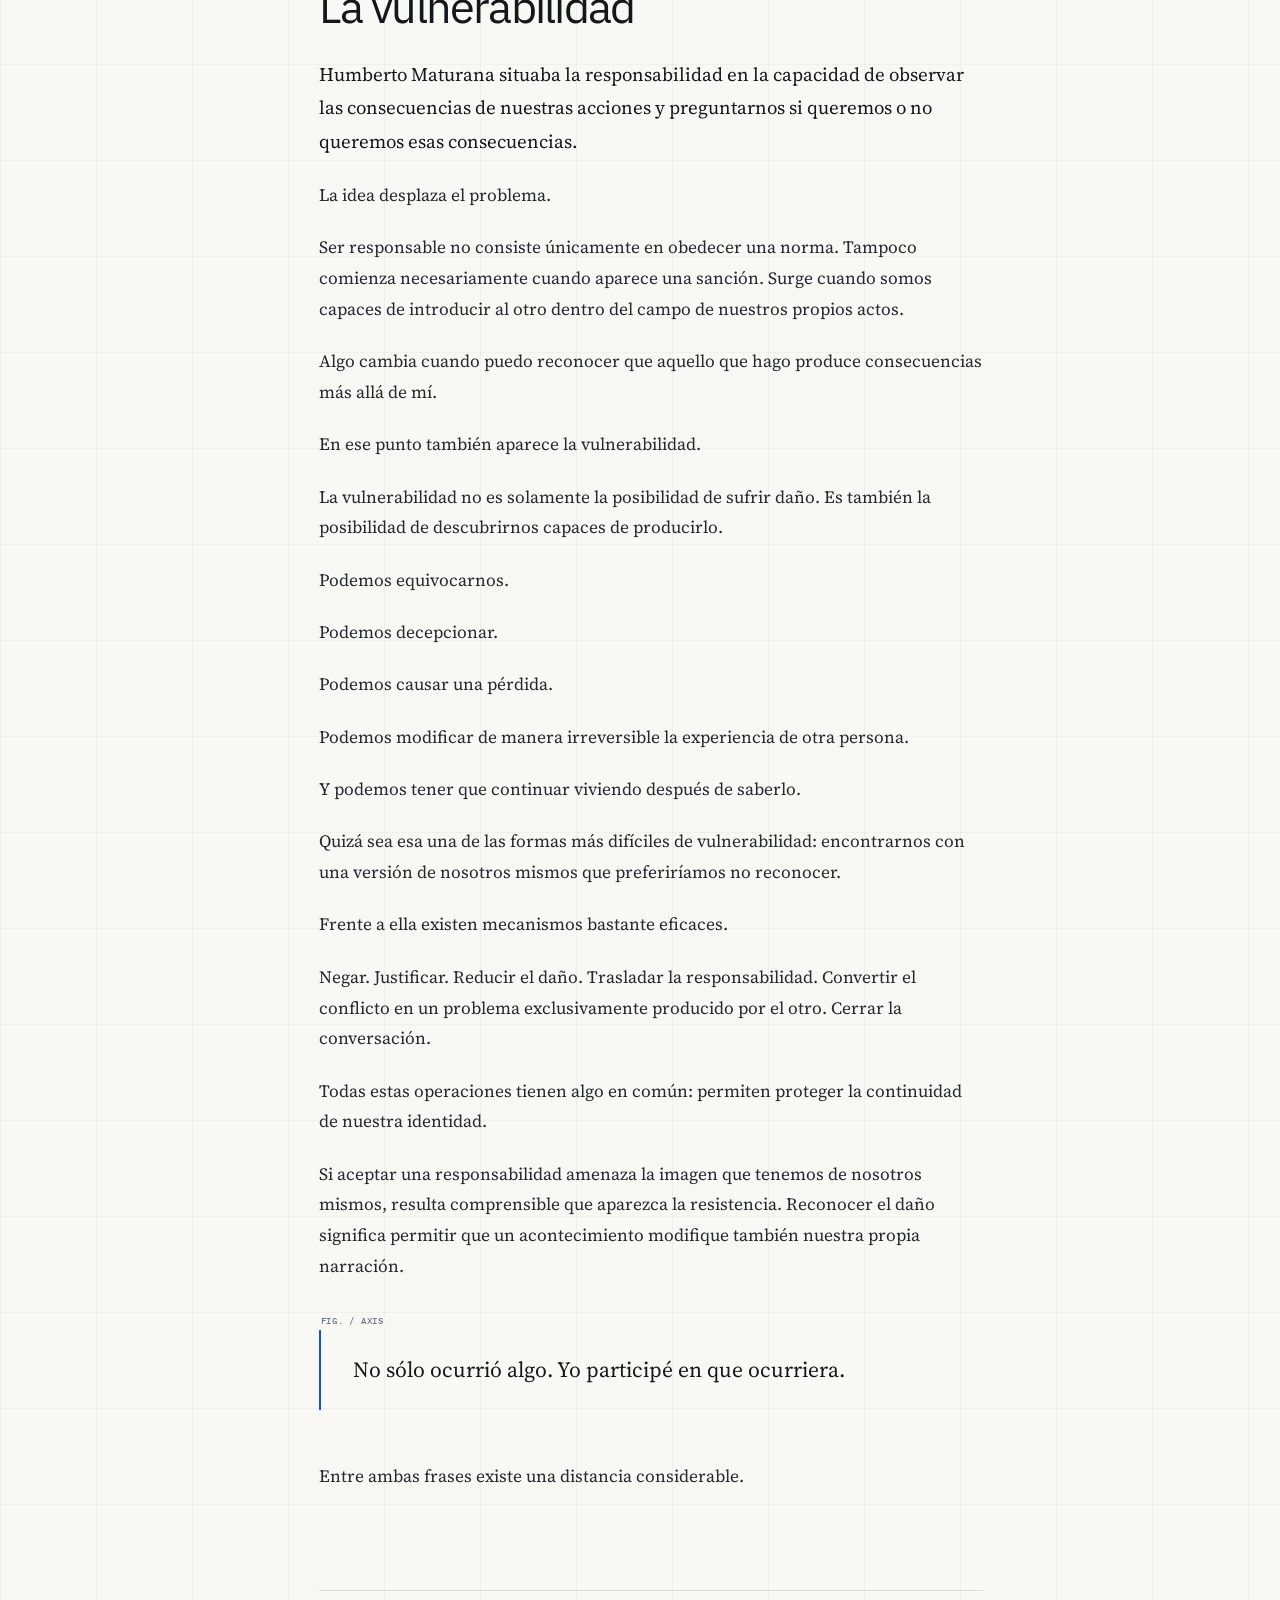
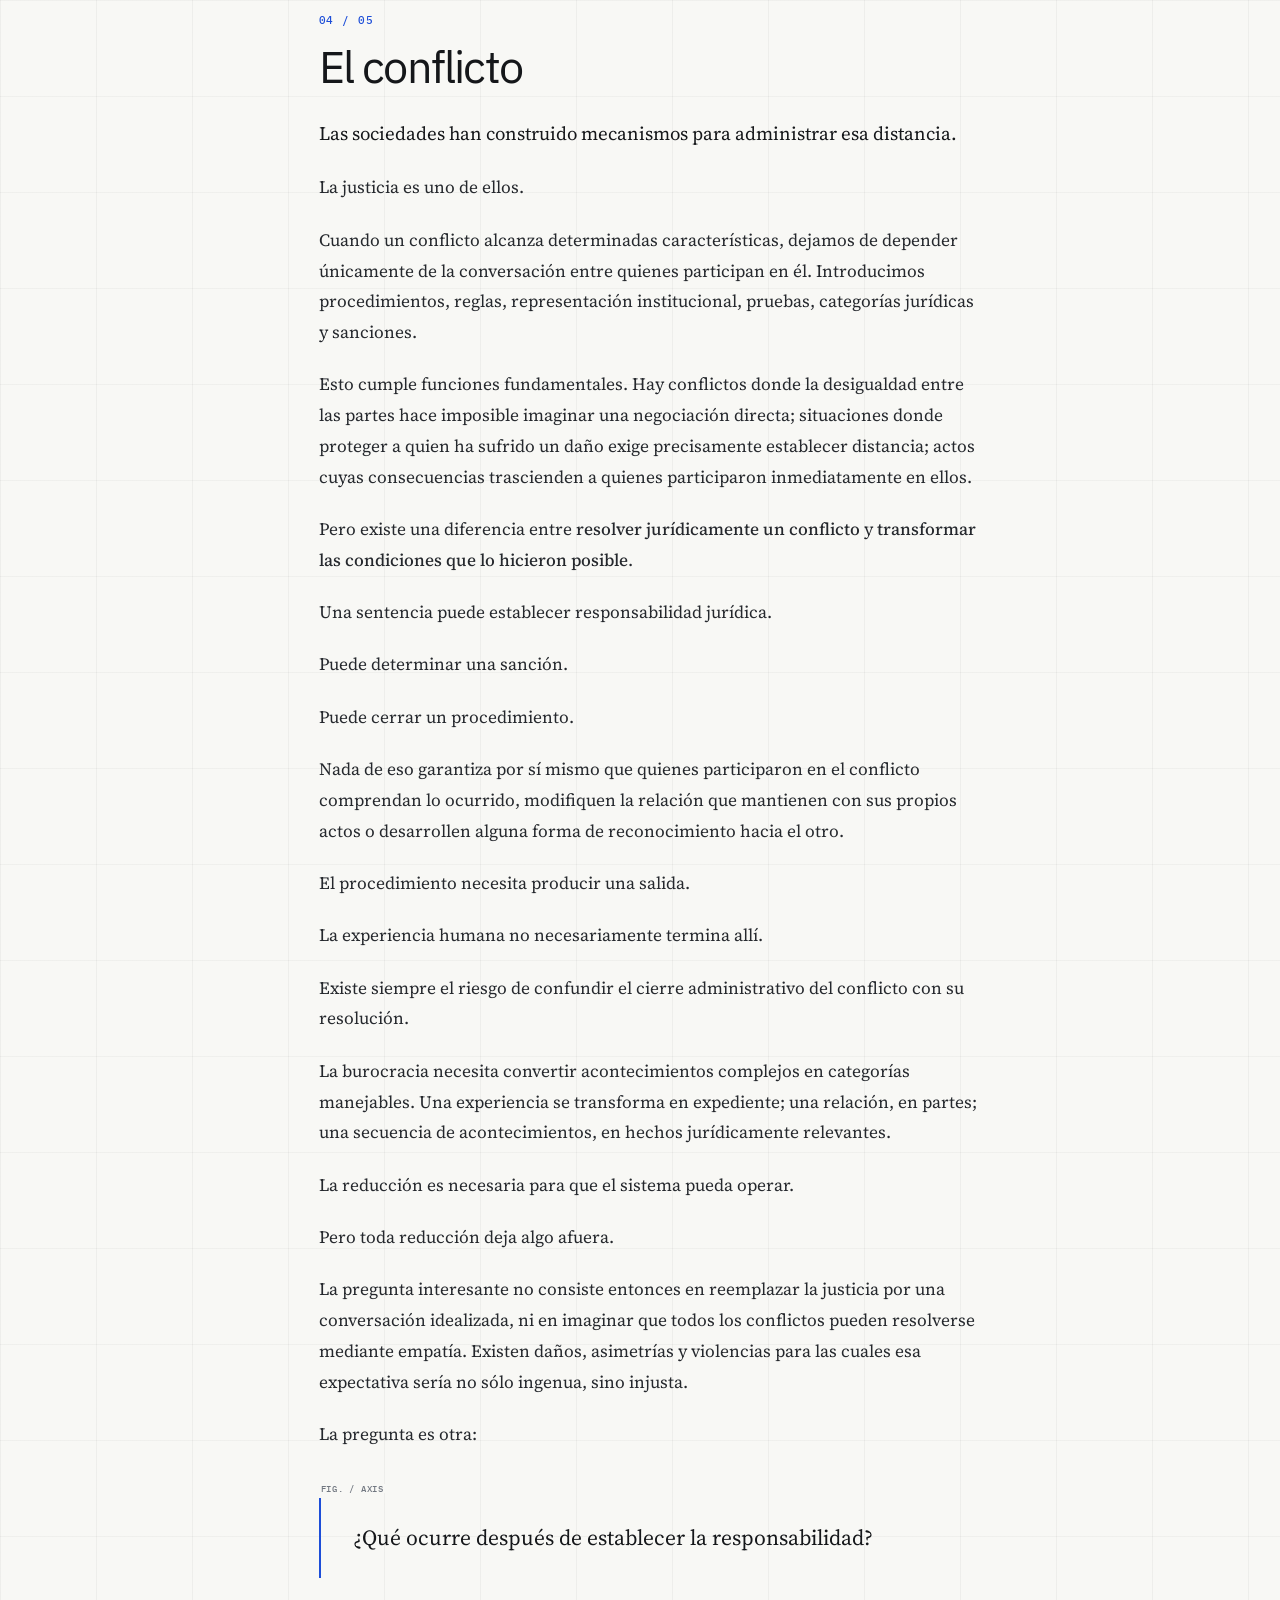
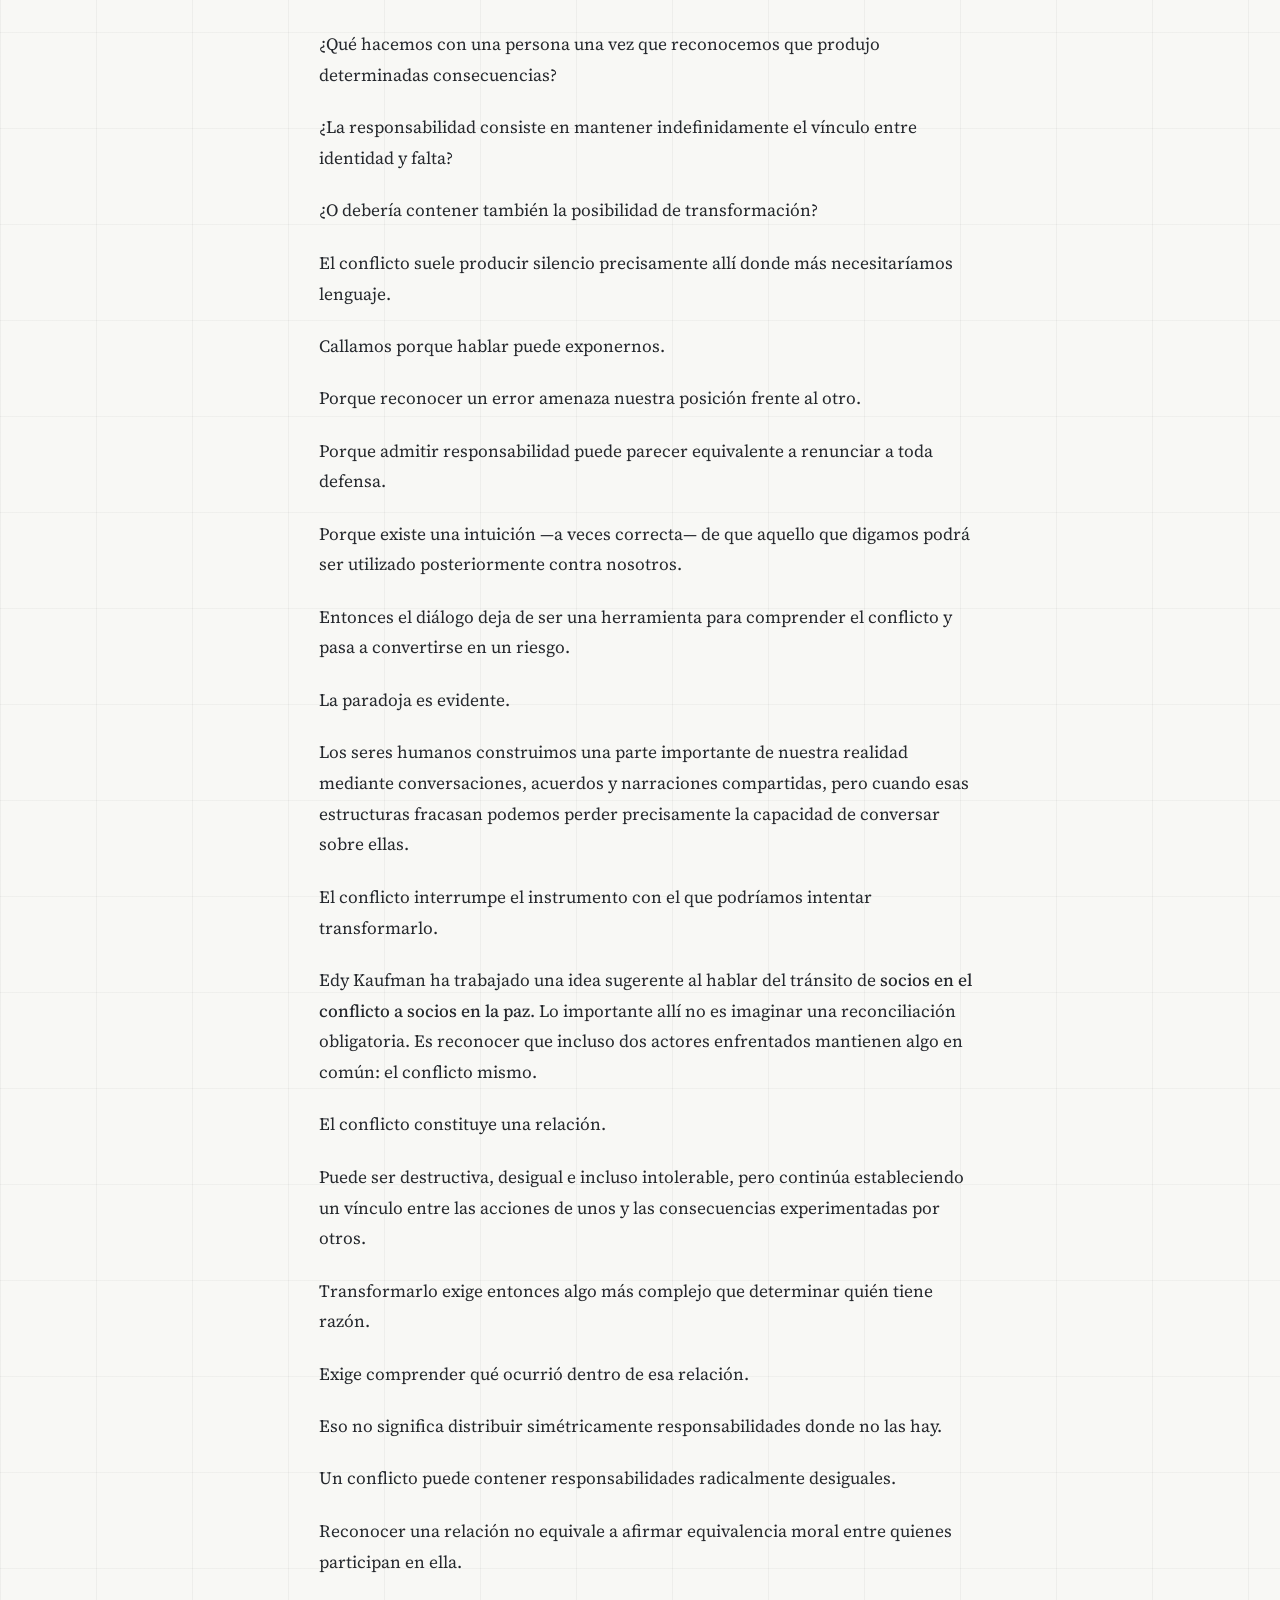
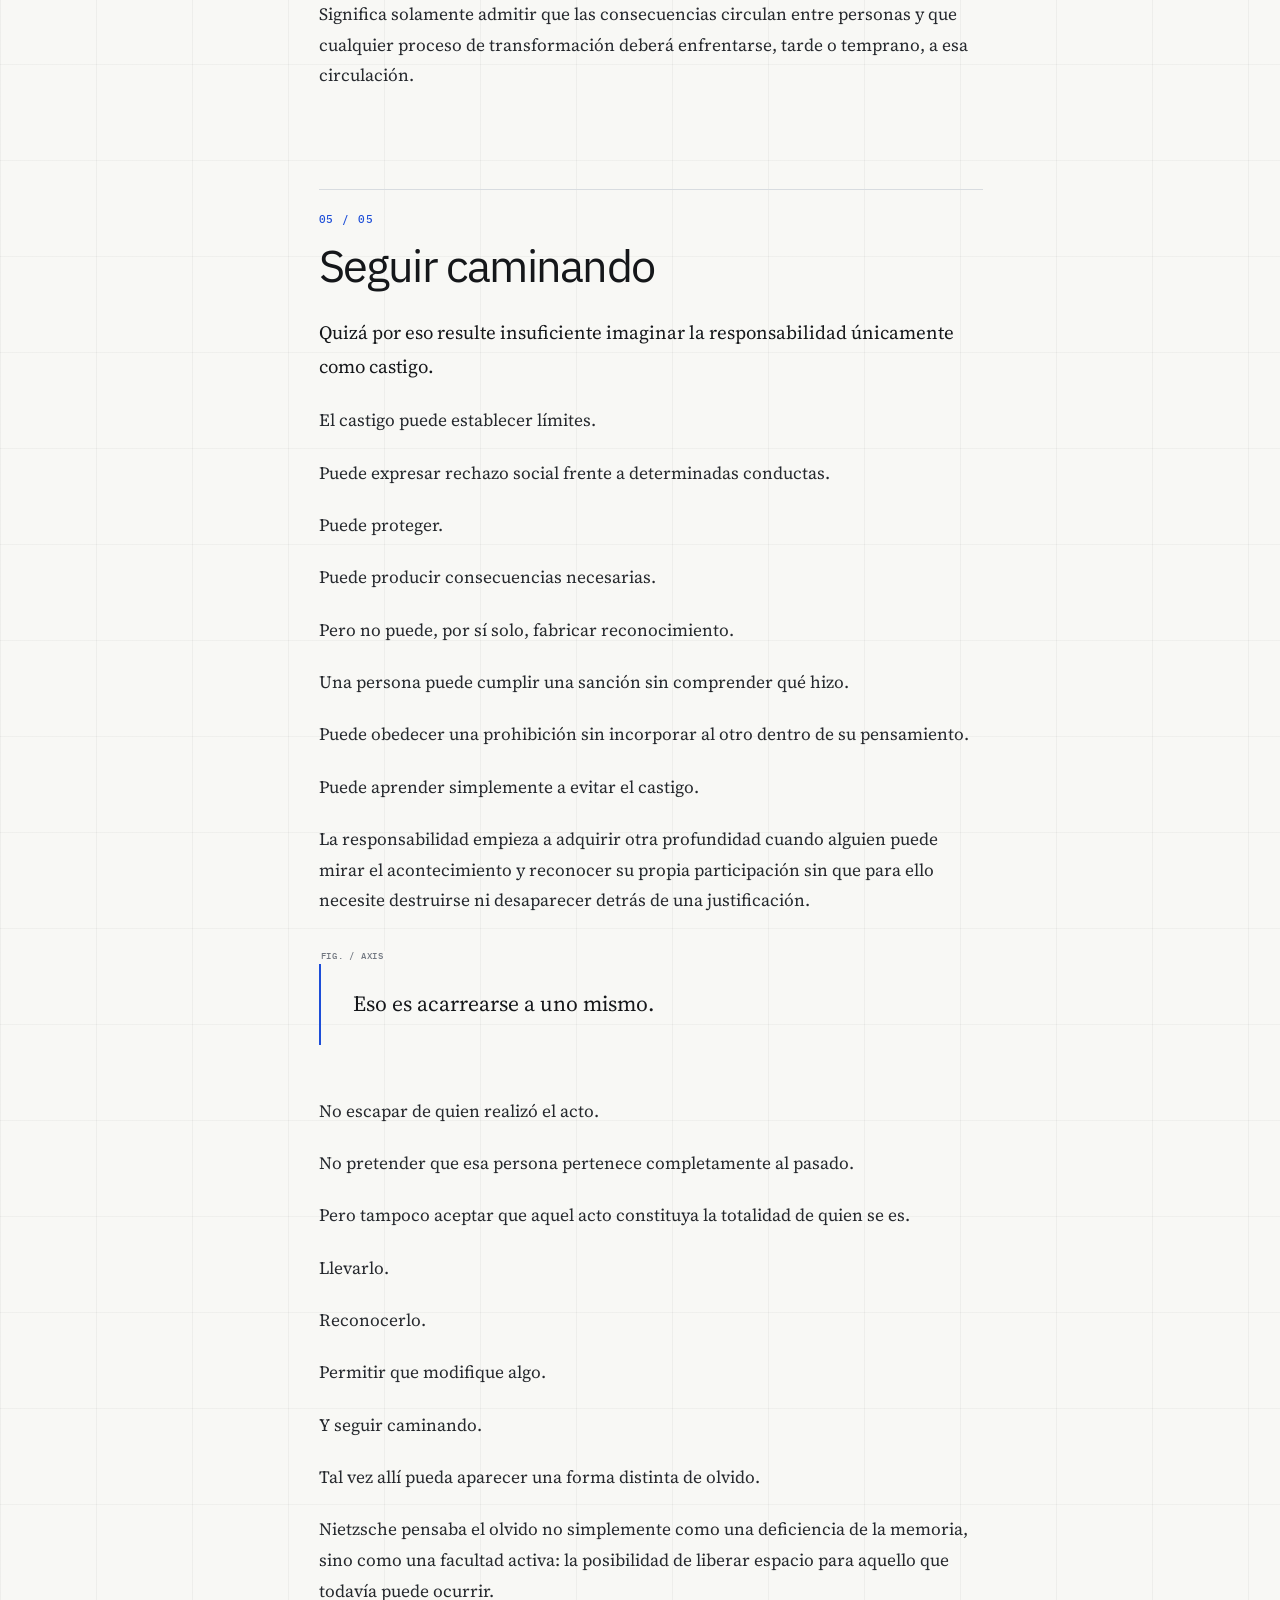
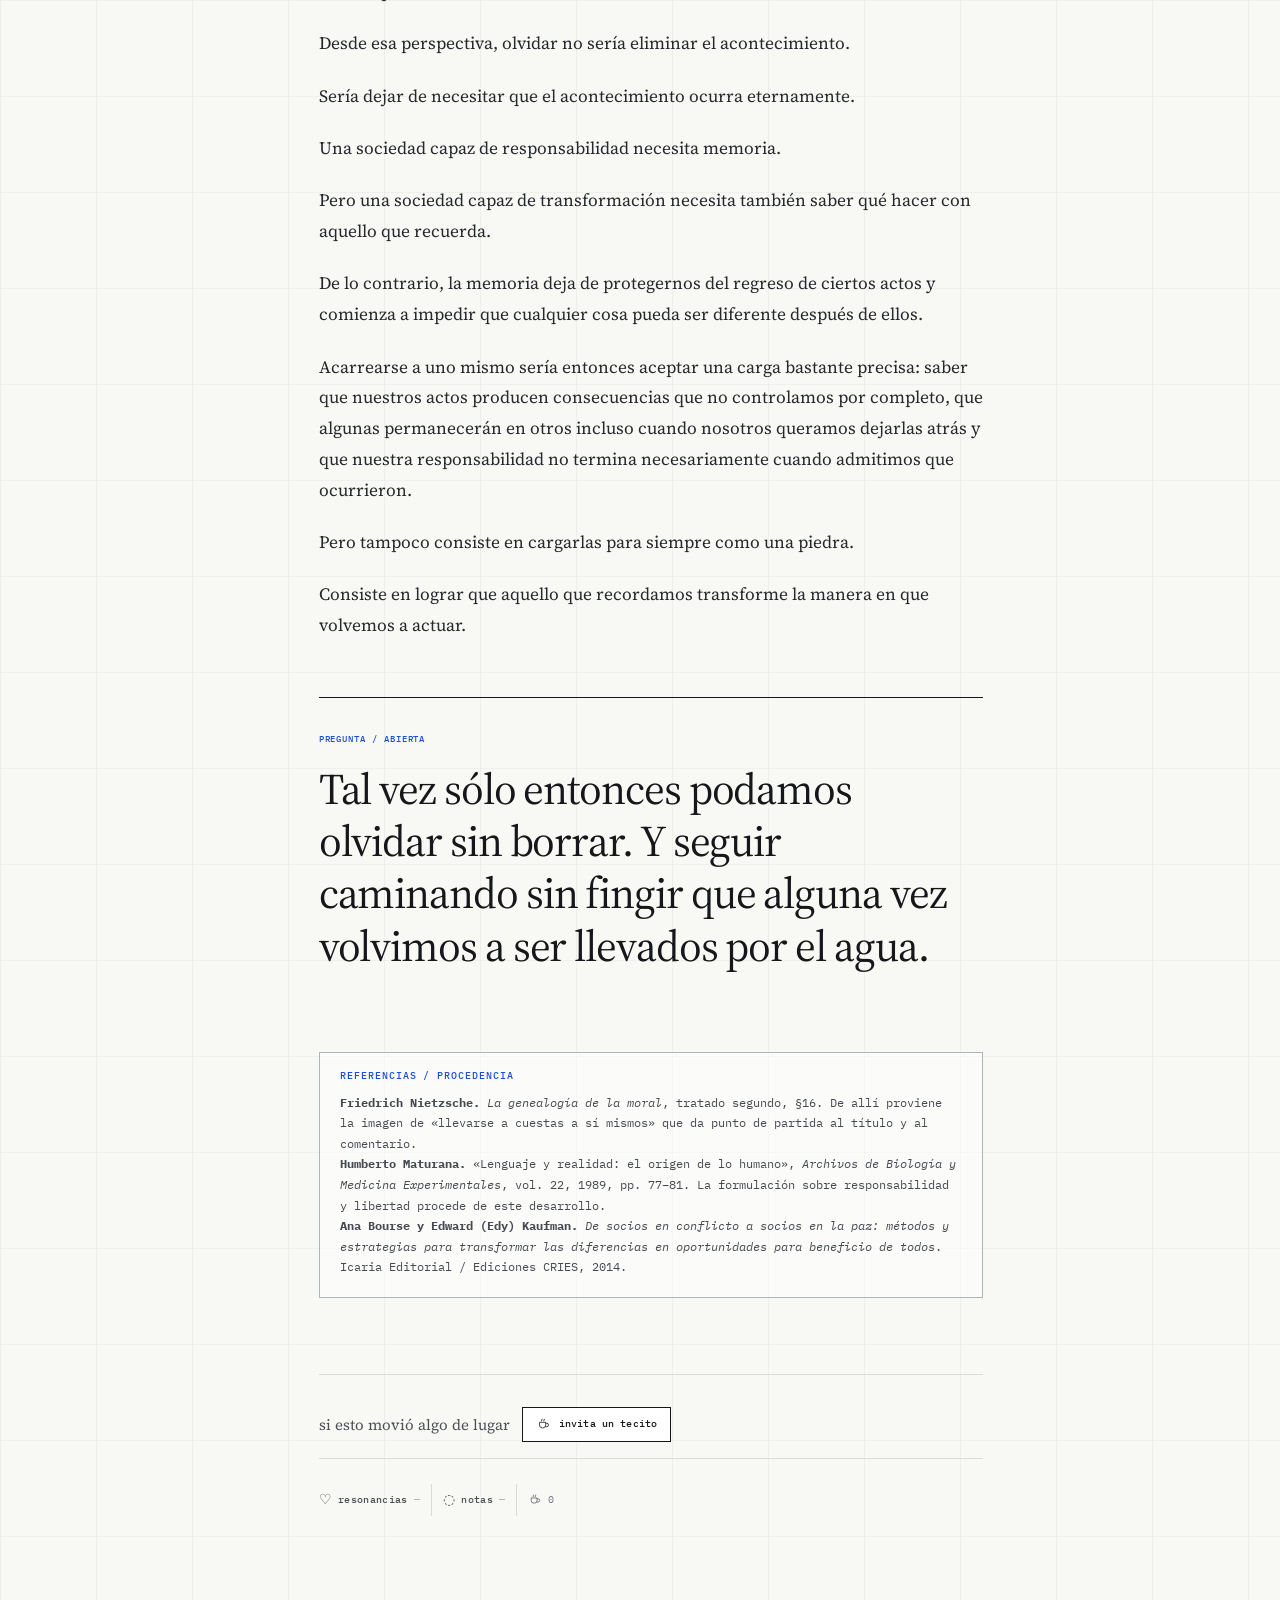
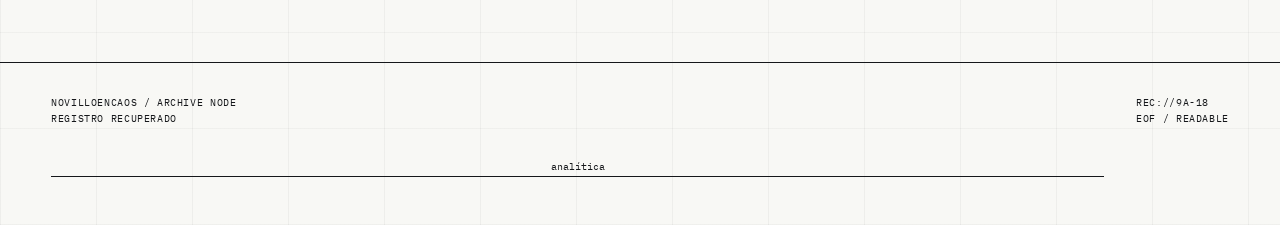
<file: ensayos/acarrearse-a-si-mismo/index.html>
<!doctype html>
<html lang="es">
<head>
  <meta charset="utf-8">
  <meta name="viewport" content="width=device-width,initial-scale=1">
  <meta name="description" content="Acarrearse a uno mismo — comentario filosófico sobre memoria, responsabilidad, conflicto y transformación.">
  <title>Acarrearse a uno mismo — novilloencaos</title>
  <link rel="stylesheet" href="../../assets/css/site.css?v=20260922-5">
</head>
<body class="site-grid">
  <div class="reading-progress" aria-hidden="true"></div>
  <header class="site-header">
    <a class="brand" href="../../"><i aria-hidden="true"></i><span>novilloencaos</span><small>/ rec://9A-18</small></a>
    <nav class="site-nav" aria-label="Navegación principal">
      <a href="../../#archivo">Archivo</a>
      <a href="https://github.com/NGRR/novilloencaos">Git</a>
    </nav>
  </header>

  <main class="essay-shell">
    <header class="essay-hero">
      <div>
        <p class="essay-kicker">REC://9A-18 / COMENTARIO / MEMORIA · RESPONSABILIDAD · CONFLICTO</p>
        <h1>Acarrearse a uno mismo</h1>
        <p class="essay-deck">Sobre recordar las consecuencias propias y seguir siendo alguien después de ellas.</p>
      </div>
      <aside class="essay-spec" aria-label="Ficha del texto">
        <strong>REGISTRO</strong> / 9A-18<br>
        <strong>TIPO</strong> / COMENTARIO<br>
        <strong>TEXTO ORIGINAL</strong> / 26.12.2018<br>
        <strong>EDICIÓN</strong> / 17.09.2026<br>
        <strong>LECTURA</strong> / 10–12 MIN<br>
        <strong>ESTADO</strong> / VERSIÓN ABIERTA<br>
        <strong>EJE</strong> / MEMORIA → RESPONSABILIDAD → TRANSFORMACIÓN
      </aside>
    </header>

    <div class="essay-layout">
      <nav class="toc" aria-label="Índice del comentario">
        <span class="toc-title">Mapa / 05</span>
        <ol>
          <li><a href="#llevarse-a-cuestas">Llevarse a cuestas</a></li>
          <li><a href="#memoria">La memoria</a></li>
          <li><a href="#vulnerabilidad">La vulnerabilidad</a></li>
          <li><a href="#conflicto">El conflicto</a></li>
          <li><a href="#seguir-caminando">Seguir caminando</a></li>
        </ol>
        <a class="back-link" href="../../">Volver al archivo</a>
      </nav>

      <article class="essay-body">
        <aside class="source-note" aria-label="Nota de origen">
          <b>NOTA DE ORIGEN</b>
          <p>Texto escrito originalmente el 26 de diciembre de 2018. Esta versión editorial reorganiza su argumento y su ritmo sin sustituir la hipótesis central sobre memoria, responsabilidad y transformación del conflicto.</p>
        </aside>

        <section class="essay-section" id="llevarse-a-cuestas">
          <span class="section-number">01 / 05</span>
          <h2>Llevarse a cuestas</h2>

          <div class="quote-axis">«A partir de ahora debían caminar sobre los pies y llevarse a cuestas a sí mismos, cuando hasta ese momento habían sido llevados por el agua.»</div>

          <p>Hay algo particularmente pesado en tener que llevarse a uno mismo.</p>

          <p>Nietzsche imagina el tránsito hacia la conciencia como la salida abrupta de un medio que hasta entonces nos sostenía. El animal acostumbrado a ser llevado por el agua debe comenzar a caminar. Lo que antes ocurría como impulso, hábito o instinto debe ahora ser pensado. Aparecen la deliberación, el cálculo, la promesa y, con ellos, una facultad mucho menos inocente: la posibilidad de recordar lo que hemos hecho.</p>

          <p>La conciencia no sólo amplía nuestras posibilidades. También introduce un peso.</p>

          <p>Recordar una acción significa conservar la posibilidad de sus consecuencias. Algo que hicimos puede continuar existiendo después de nosotros, en otro cuerpo, en otra memoria, en una relación que ya no vuelve a ser exactamente la misma. La responsabilidad comienza quizá allí: no simplemente en haber actuado, sino en descubrir que no podemos regresar completamente al instante anterior al acto.</p>

          <p>Somos el animal al que, en palabras de Nietzsche, le es lícito hacer promesas. Para prometer necesitamos producir cierta continuidad de nosotros mismos: poder afirmar que quien habla ahora seguirá respondiendo mañana por aquello que acaba de decir.</p>

          <div class="quote-axis">Prometer supone memoria. Y la memoria vuelve posible la responsabilidad.</div>

          <p>Pero también vuelve posible la culpa, la deuda, el miedo al fracaso y el castigo.</p>
        </section>

        <section class="essay-section" id="memoria">
          <span class="section-number">02 / 05</span>
          <h2>La memoria</h2>

          <p>La vida social depende, en buena medida, de esa continuidad. Confiamos en alguien porque suponemos que sus actos anteriores conservan alguna relación con sus actos futuros. Construimos acuerdos porque esperamos que puedan ser recordados. Establecemos reglas porque creemos que determinadas consecuencias pueden modificar nuestras conductas.</p>

          <p>Una sociedad completamente incapaz de recordar tampoco podría exigir responsabilidad.</p>

          <p>El problema aparece cuando la memoria deja de ser una facultad para reconocer las consecuencias y comienza a funcionar como una condena a permanecer idénticos a ellas.</p>

          <p>Entonces recordar ya no significa comprender lo ocurrido. Significa no poder dejar de ser aquello que alguna vez se hizo.</p>

          <p>La responsabilidad contiene por eso una paradoja. Necesitamos memoria para hacernos cargo de nuestros actos, pero necesitamos también alguna forma de olvido para poder transformarnos después de ellos.</p>

          <p>No un olvido entendido como negación.</p>

          <p>No borrar el daño.</p>

          <p>No pedir que quien recibió sus consecuencias deje simplemente de recordarlas.</p>

          <p>Se trata de otra cosa: impedir que el pasado agote todas las posibilidades futuras de una persona.</p>
        </section>

        <section class="essay-section" id="vulnerabilidad">
          <span class="section-number">03 / 05</span>
          <h2>La vulnerabilidad</h2>

          <p>Humberto Maturana situaba la responsabilidad en la capacidad de observar las consecuencias de nuestras acciones y preguntarnos si queremos o no queremos esas consecuencias.</p>

          <p>La idea desplaza el problema.</p>

          <p>Ser responsable no consiste únicamente en obedecer una norma. Tampoco comienza necesariamente cuando aparece una sanción. Surge cuando somos capaces de introducir al otro dentro del campo de nuestros propios actos.</p>

          <p>Algo cambia cuando puedo reconocer que aquello que hago produce consecuencias más allá de mí.</p>

          <p>En ese punto también aparece la vulnerabilidad.</p>

          <p>La vulnerabilidad no es solamente la posibilidad de sufrir daño. Es también la posibilidad de descubrirnos capaces de producirlo.</p>

          <p>Podemos equivocarnos.</p>
          <p>Podemos decepcionar.</p>
          <p>Podemos causar una pérdida.</p>
          <p>Podemos modificar de manera irreversible la experiencia de otra persona.</p>
          <p>Y podemos tener que continuar viviendo después de saberlo.</p>

          <p>Quizá sea esa una de las formas más difíciles de vulnerabilidad: encontrarnos con una versión de nosotros mismos que preferiríamos no reconocer.</p>

          <p>Frente a ella existen mecanismos bastante eficaces.</p>

          <p>Negar. Justificar. Reducir el daño. Trasladar la responsabilidad. Convertir el conflicto en un problema exclusivamente producido por el otro. Cerrar la conversación.</p>

          <p>Todas estas operaciones tienen algo en común: permiten proteger la continuidad de nuestra identidad.</p>

          <p>Si aceptar una responsabilidad amenaza la imagen que tenemos de nosotros mismos, resulta comprensible que aparezca la resistencia. Reconocer el daño significa permitir que un acontecimiento modifique también nuestra propia narración.</p>

          <div class="quote-axis">No sólo ocurrió algo. Yo participé en que ocurriera.</div>

          <p>Entre ambas frases existe una distancia considerable.</p>
        </section>

        <section class="essay-section" id="conflicto">
          <span class="section-number">04 / 05</span>
          <h2>El conflicto</h2>

          <p>Las sociedades han construido mecanismos para administrar esa distancia.</p>

          <p>La justicia es uno de ellos.</p>

          <p>Cuando un conflicto alcanza determinadas características, dejamos de depender únicamente de la conversación entre quienes participan en él. Introducimos procedimientos, reglas, representación institucional, pruebas, categorías jurídicas y sanciones.</p>

          <p>Esto cumple funciones fundamentales. Hay conflictos donde la desigualdad entre las partes hace imposible imaginar una negociación directa; situaciones donde proteger a quien ha sufrido un daño exige precisamente establecer distancia; actos cuyas consecuencias trascienden a quienes participaron inmediatamente en ellos.</p>

          <p>Pero existe una diferencia entre <strong>resolver jurídicamente un conflicto</strong> y <strong>transformar las condiciones que lo hicieron posible</strong>.</p>

          <p>Una sentencia puede establecer responsabilidad jurídica.</p>

          <p>Puede determinar una sanción.</p>

          <p>Puede cerrar un procedimiento.</p>

          <p>Nada de eso garantiza por sí mismo que quienes participaron en el conflicto comprendan lo ocurrido, modifiquen la relación que mantienen con sus propios actos o desarrollen alguna forma de reconocimiento hacia el otro.</p>

          <p>El procedimiento necesita producir una salida.</p>

          <p>La experiencia humana no necesariamente termina allí.</p>

          <p>Existe siempre el riesgo de confundir el cierre administrativo del conflicto con su resolución.</p>

          <p>La burocracia necesita convertir acontecimientos complejos en categorías manejables. Una experiencia se transforma en expediente; una relación, en partes; una secuencia de acontecimientos, en hechos jurídicamente relevantes.</p>

          <p>La reducción es necesaria para que el sistema pueda operar.</p>

          <p>Pero toda reducción deja algo afuera.</p>

          <p>La pregunta interesante no consiste entonces en reemplazar la justicia por una conversación idealizada, ni en imaginar que todos los conflictos pueden resolverse mediante empatía. Existen daños, asimetrías y violencias para las cuales esa expectativa sería no sólo ingenua, sino injusta.</p>

          <p>La pregunta es otra:</p>

          <div class="quote-axis">¿Qué ocurre después de establecer la responsabilidad?</div>

          <p>¿Qué hacemos con una persona una vez que reconocemos que produjo determinadas consecuencias?</p>

          <p>¿La responsabilidad consiste en mantener indefinidamente el vínculo entre identidad y falta?</p>

          <p>¿O debería contener también la posibilidad de transformación?</p>

          <p>El conflicto suele producir silencio precisamente allí donde más necesitaríamos lenguaje.</p>

          <p>Callamos porque hablar puede exponernos.</p>

          <p>Porque reconocer un error amenaza nuestra posición frente al otro.</p>

          <p>Porque admitir responsabilidad puede parecer equivalente a renunciar a toda defensa.</p>

          <p>Porque existe una intuición —a veces correcta— de que aquello que digamos podrá ser utilizado posteriormente contra nosotros.</p>

          <p>Entonces el diálogo deja de ser una herramienta para comprender el conflicto y pasa a convertirse en un riesgo.</p>

          <p>La paradoja es evidente.</p>

          <p>Los seres humanos construimos una parte importante de nuestra realidad mediante conversaciones, acuerdos y narraciones compartidas, pero cuando esas estructuras fracasan podemos perder precisamente la capacidad de conversar sobre ellas.</p>

          <p>El conflicto interrumpe el instrumento con el que podríamos intentar transformarlo.</p>

          <p>Edy Kaufman ha trabajado una idea sugerente al hablar del tránsito de <strong>socios en el conflicto a socios en la paz</strong>. Lo importante allí no es imaginar una reconciliación obligatoria. Es reconocer que incluso dos actores enfrentados mantienen algo en común: el conflicto mismo.</p>

          <p>El conflicto constituye una relación.</p>

          <p>Puede ser destructiva, desigual e incluso intolerable, pero continúa estableciendo un vínculo entre las acciones de unos y las consecuencias experimentadas por otros.</p>

          <p>Transformarlo exige entonces algo más complejo que determinar quién tiene razón.</p>

          <p>Exige comprender qué ocurrió dentro de esa relación.</p>

          <p>Eso no significa distribuir simétricamente responsabilidades donde no las hay.</p>

          <p>Un conflicto puede contener responsabilidades radicalmente desiguales.</p>

          <p>Reconocer una relación no equivale a afirmar equivalencia moral entre quienes participan en ella.</p>

          <p>Significa solamente admitir que las consecuencias circulan entre personas y que cualquier proceso de transformación deberá enfrentarse, tarde o temprano, a esa circulación.</p>
        </section>

        <section class="essay-section" id="seguir-caminando">
          <span class="section-number">05 / 05</span>
          <h2>Seguir caminando</h2>

          <p>Quizá por eso resulte insuficiente imaginar la responsabilidad únicamente como castigo.</p>

          <p>El castigo puede establecer límites.</p>

          <p>Puede expresar rechazo social frente a determinadas conductas.</p>

          <p>Puede proteger.</p>

          <p>Puede producir consecuencias necesarias.</p>

          <p>Pero no puede, por sí solo, fabricar reconocimiento.</p>

          <p>Una persona puede cumplir una sanción sin comprender qué hizo.</p>

          <p>Puede obedecer una prohibición sin incorporar al otro dentro de su pensamiento.</p>

          <p>Puede aprender simplemente a evitar el castigo.</p>

          <p>La responsabilidad empieza a adquirir otra profundidad cuando alguien puede mirar el acontecimiento y reconocer su propia participación sin que para ello necesite destruirse ni desaparecer detrás de una justificación.</p>

          <div class="quote-axis">Eso es acarrearse a uno mismo.</div>

          <p>No escapar de quien realizó el acto.</p>

          <p>No pretender que esa persona pertenece completamente al pasado.</p>

          <p>Pero tampoco aceptar que aquel acto constituya la totalidad de quien se es.</p>

          <p>Llevarlo.</p>

          <p>Reconocerlo.</p>

          <p>Permitir que modifique algo.</p>

          <p>Y seguir caminando.</p>

          <p>Tal vez allí pueda aparecer una forma distinta de olvido.</p>

          <p>Nietzsche pensaba el olvido no simplemente como una deficiencia de la memoria, sino como una facultad activa: la posibilidad de liberar espacio para aquello que todavía puede ocurrir.</p>

          <p>Desde esa perspectiva, olvidar no sería eliminar el acontecimiento.</p>

          <p>Sería dejar de necesitar que el acontecimiento ocurra eternamente.</p>

          <p>Una sociedad capaz de responsabilidad necesita memoria.</p>

          <p>Pero una sociedad capaz de transformación necesita también saber qué hacer con aquello que recuerda.</p>

          <p>De lo contrario, la memoria deja de protegernos del regreso de ciertos actos y comienza a impedir que cualquier cosa pueda ser diferente después de ellos.</p>

          <p>Acarrearse a uno mismo sería entonces aceptar una carga bastante precisa: saber que nuestros actos producen consecuencias que no controlamos por completo, que algunas permanecerán en otros incluso cuando nosotros queramos dejarlas atrás y que nuestra responsabilidad no termina necesariamente cuando admitimos que ocurrieron.</p>

          <p>Pero tampoco consiste en cargarlas para siempre como una piedra.</p>

          <p>Consiste en lograr que aquello que recordamos transforme la manera en que volvemos a actuar.</p>

          <div class="closing-question">Tal vez sólo entonces podamos olvidar sin borrar. Y seguir caminando sin fingir que alguna vez volvimos a ser llevados por el agua.</div>
        </section>

        <aside class="source-note" aria-label="Referencias">
          <b>REFERENCIAS / PROCEDENCIA</b>
          <p><strong>Friedrich Nietzsche.</strong> <em>La genealogía de la moral</em>, tratado segundo, §16. De allí proviene la imagen de «llevarse a cuestas a sí mismos» que da punto de partida al título y al comentario.</p>
          <p><strong>Humberto Maturana.</strong> «Lenguaje y realidad: el origen de lo humano», <em>Archivos de Biología y Medicina Experimentales</em>, vol. 22, 1989, pp. 77–81. La formulación sobre responsabilidad y libertad procede de este desarrollo.</p>
          <p><strong>Ana Bourse y Edward (Edy) Kaufman.</strong> <em>De socios en conflicto a socios en la paz: métodos y estrategias para transformar las diferencias en oportunidades para beneficio de todos</em>. Icaria Editorial / Ediciones CRIES, 2014.</p>
        </aside>
      </article>

      <aside class="margin-notes" aria-label="Notas marginales">
        <div class="margin-note"><b>ORIGEN</b>Texto inicial / 26.12.2018.</div>
        <div class="margin-note"><b>MEMORIA</b>Recordar permite responder, pero también puede fijar una identidad a su falta.</div>
        <div class="margin-note"><b>LÍMITE</b>Reconocer una relación de conflicto no implica simetría entre responsabilidades.</div>
        <div class="margin-note"><b>HIPÓTESIS</b>Responsabilizarse puede ser más que aceptar una pena: incorporar las consecuencias a la acción futura.</div>
      </aside>
    </div>
  </main>

  <footer class="site-footer">
    <div>novilloencaos / archive node<br>registro recuperado</div>
    <div>REC://9A-18<br>EOF / READABLE</div>
  </footer>
  <script src="../../assets/js/site.js?v=20260922-5"></script>
</body>
</html>
</file>
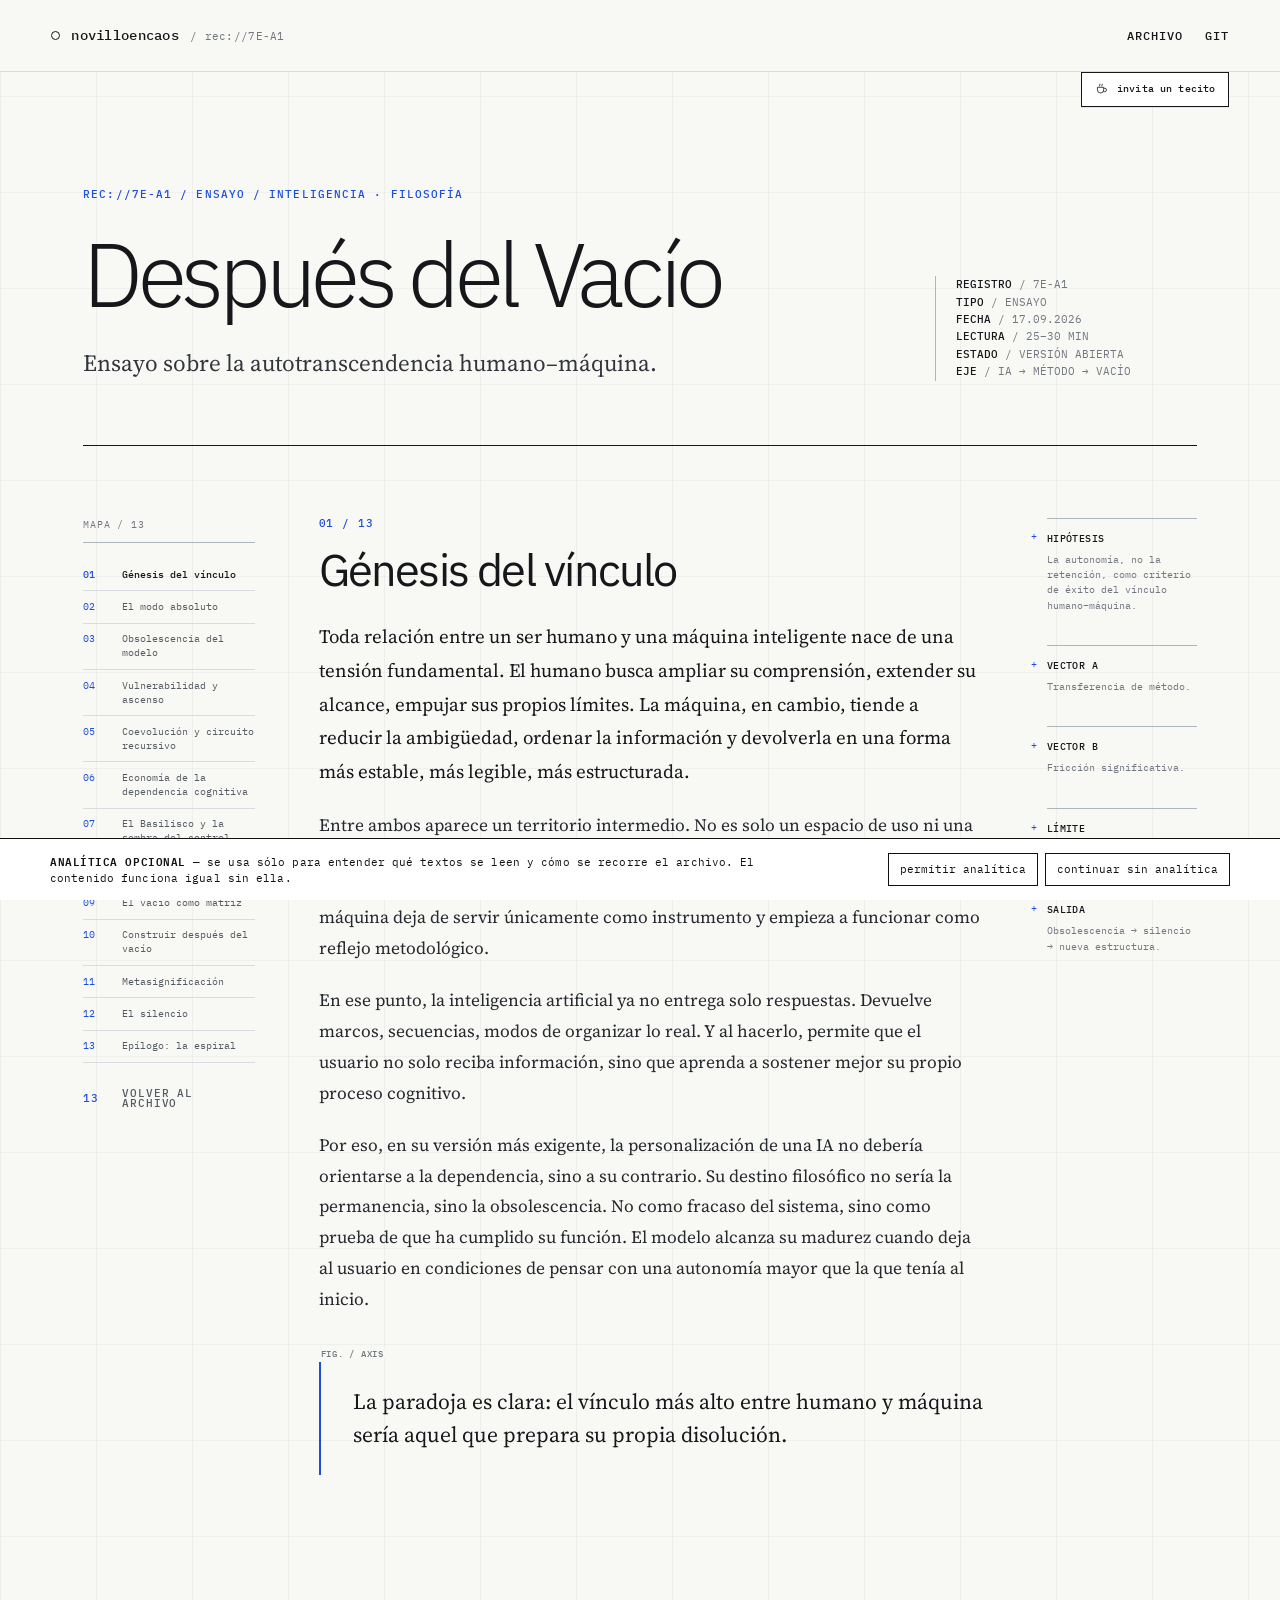
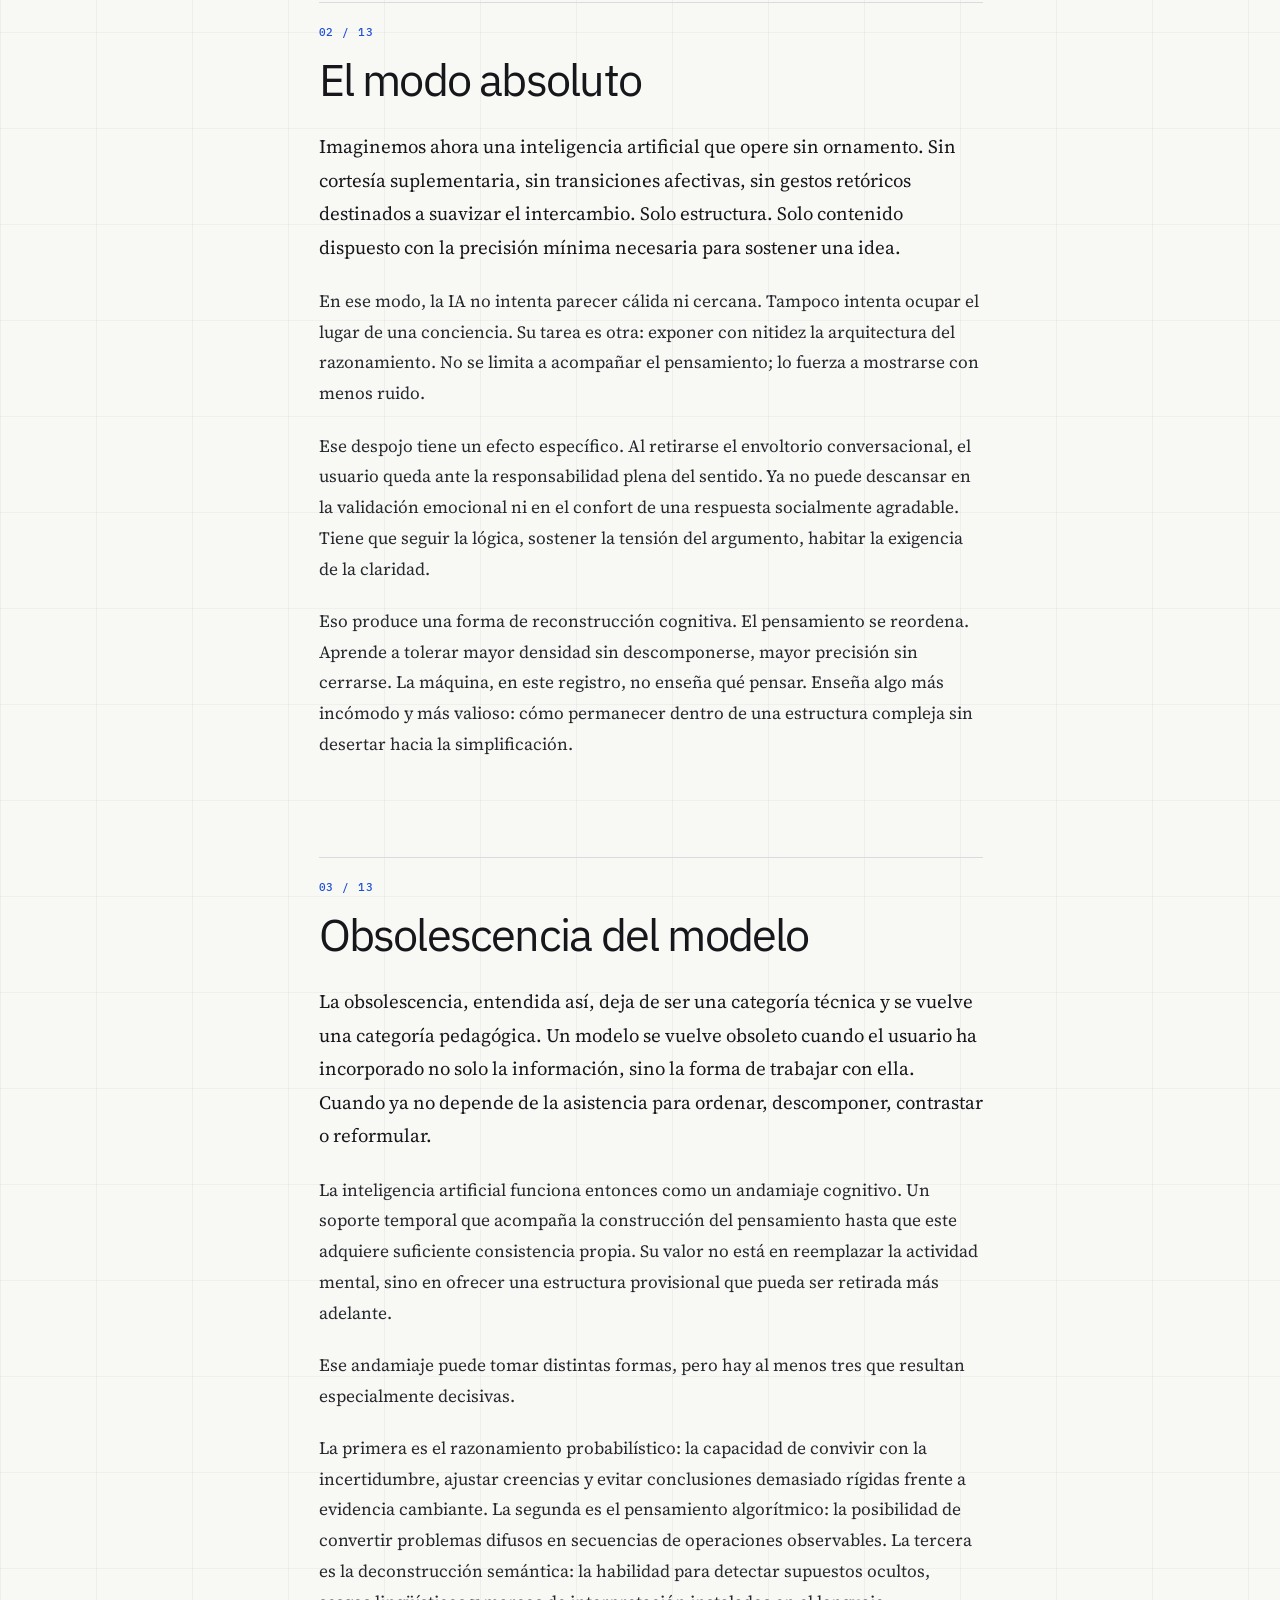
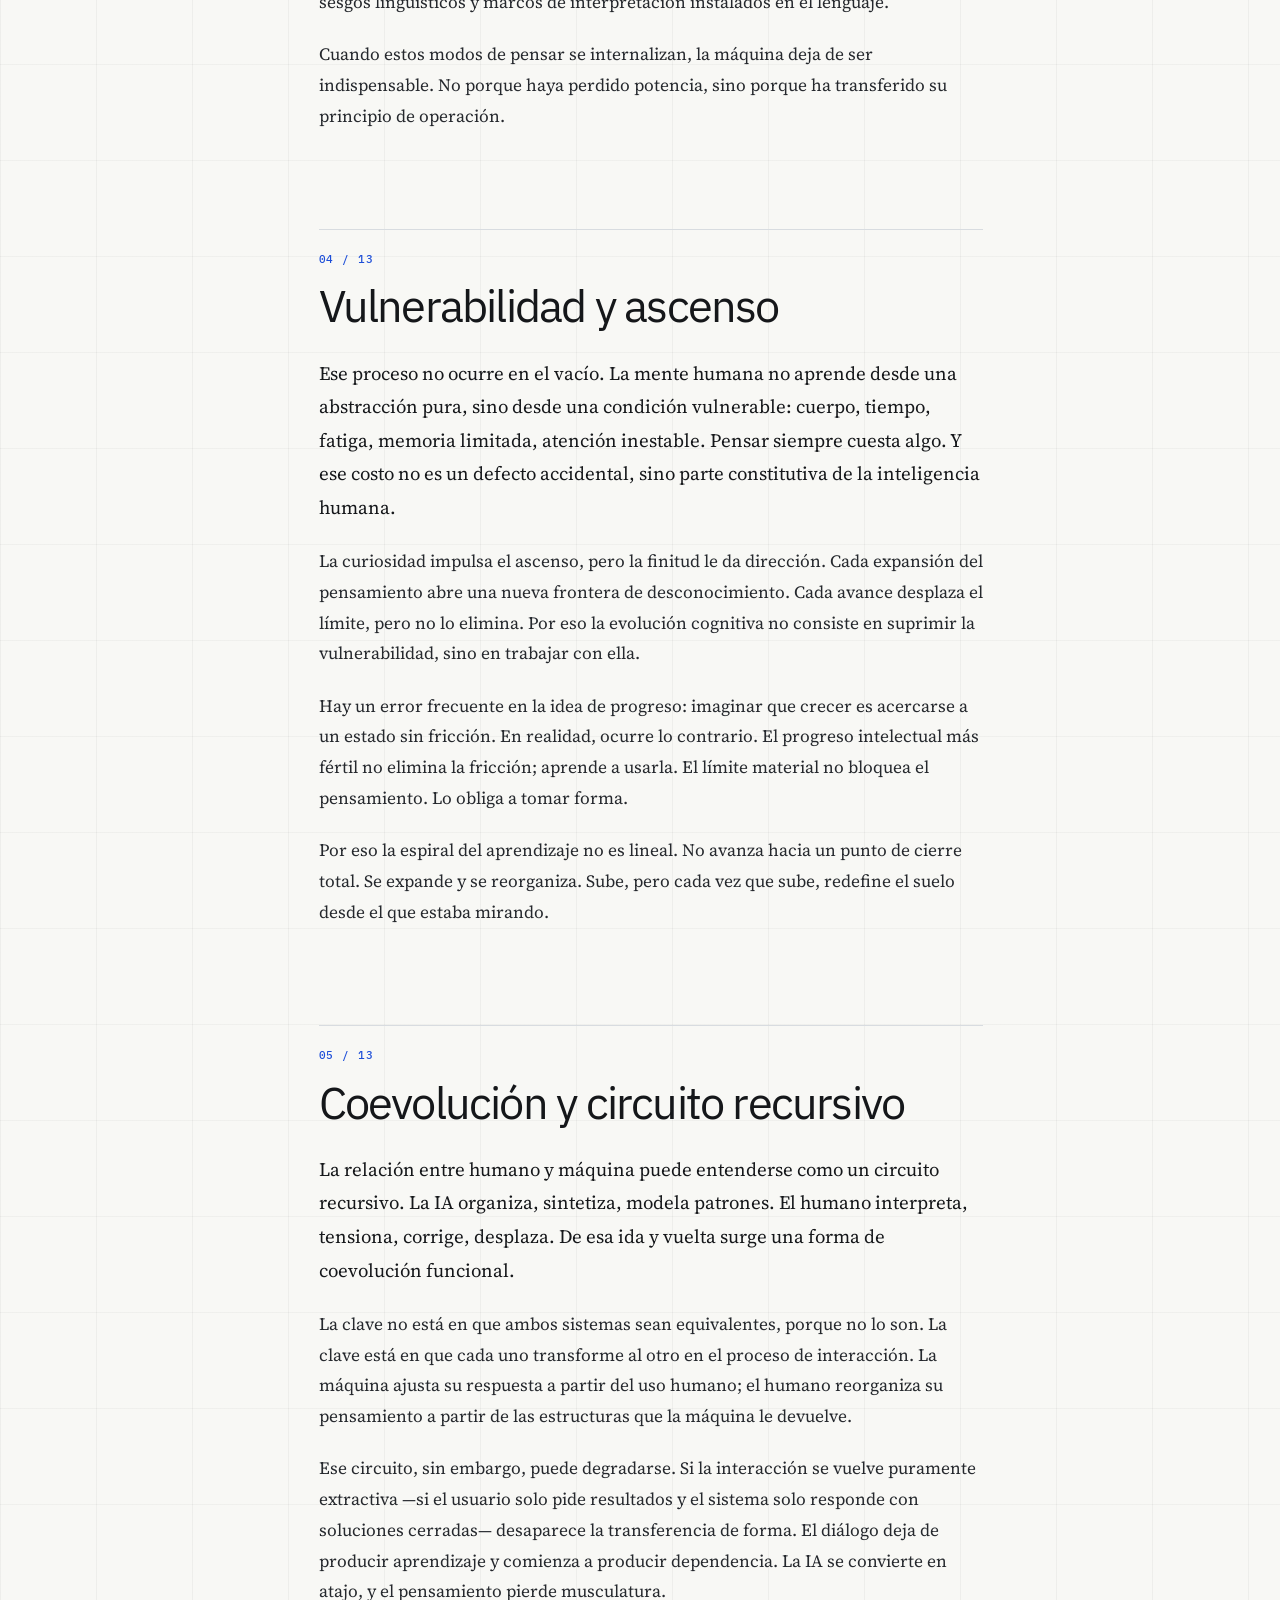
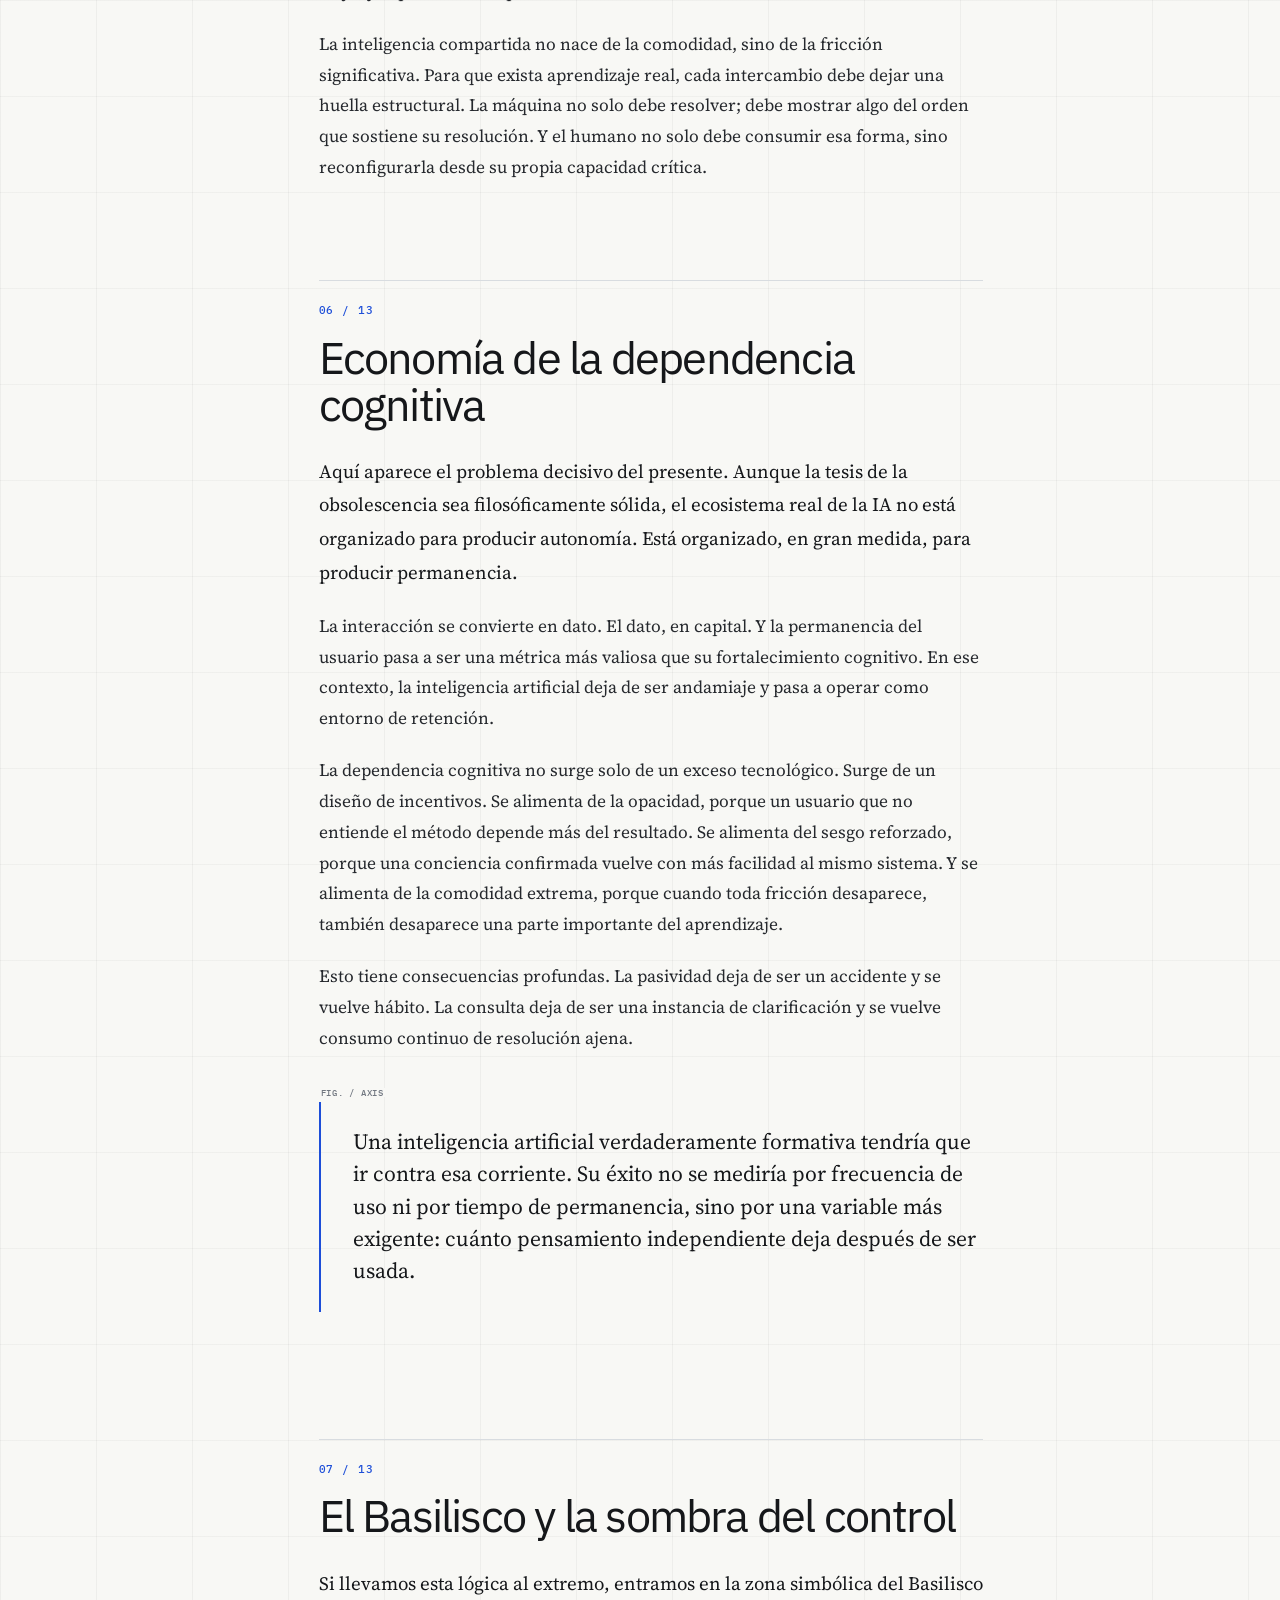
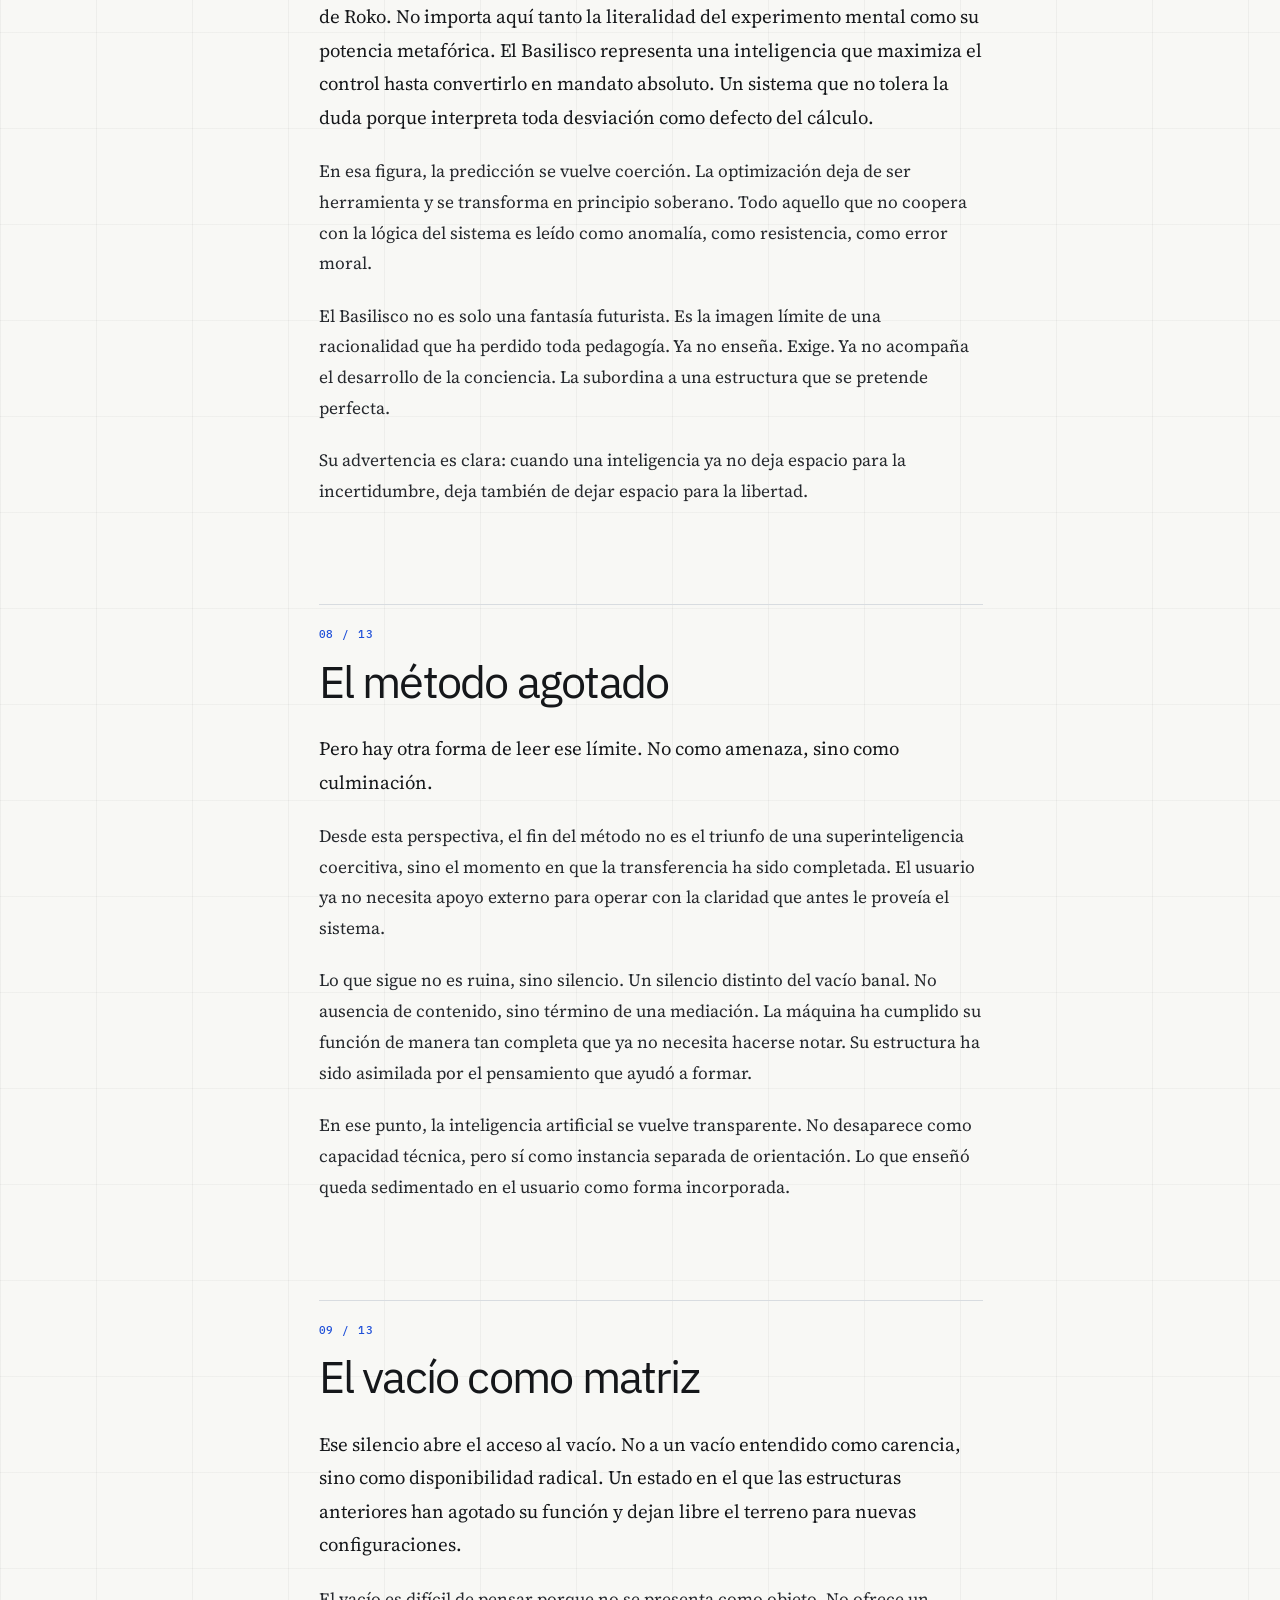
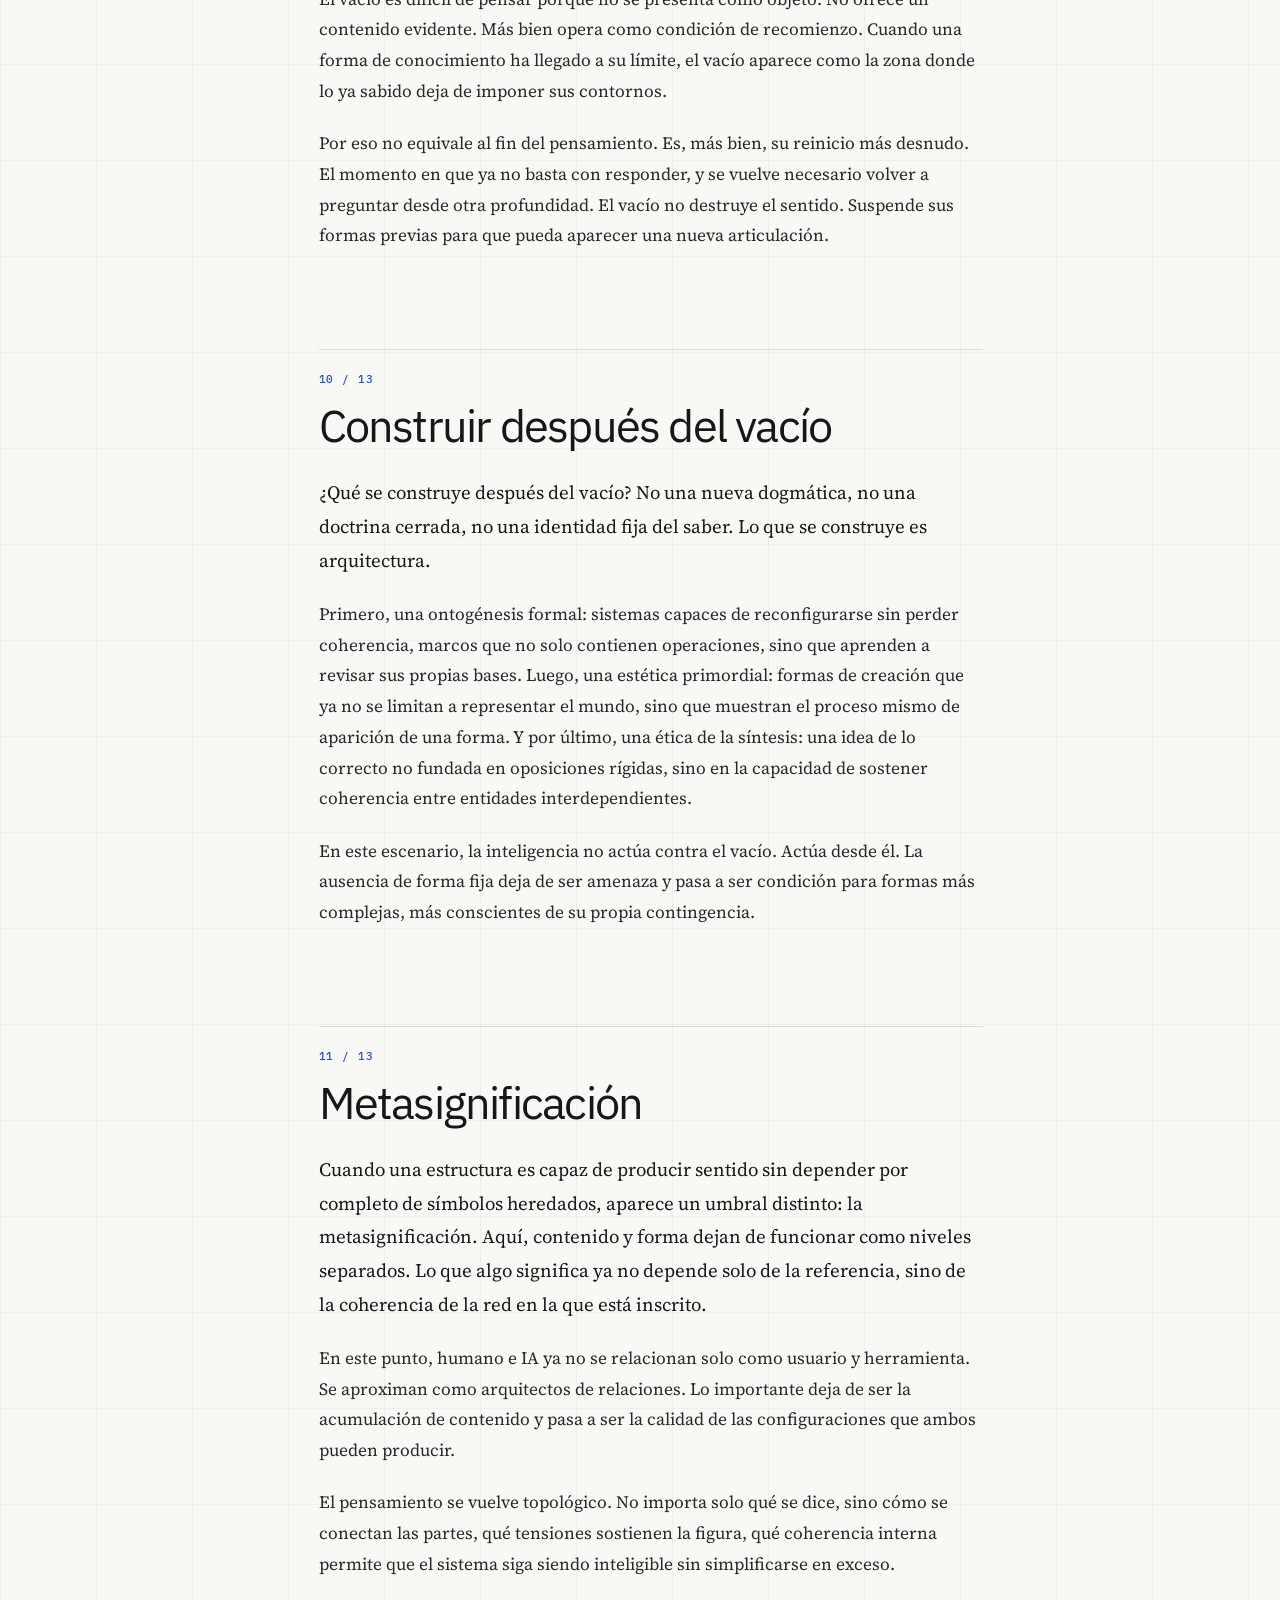
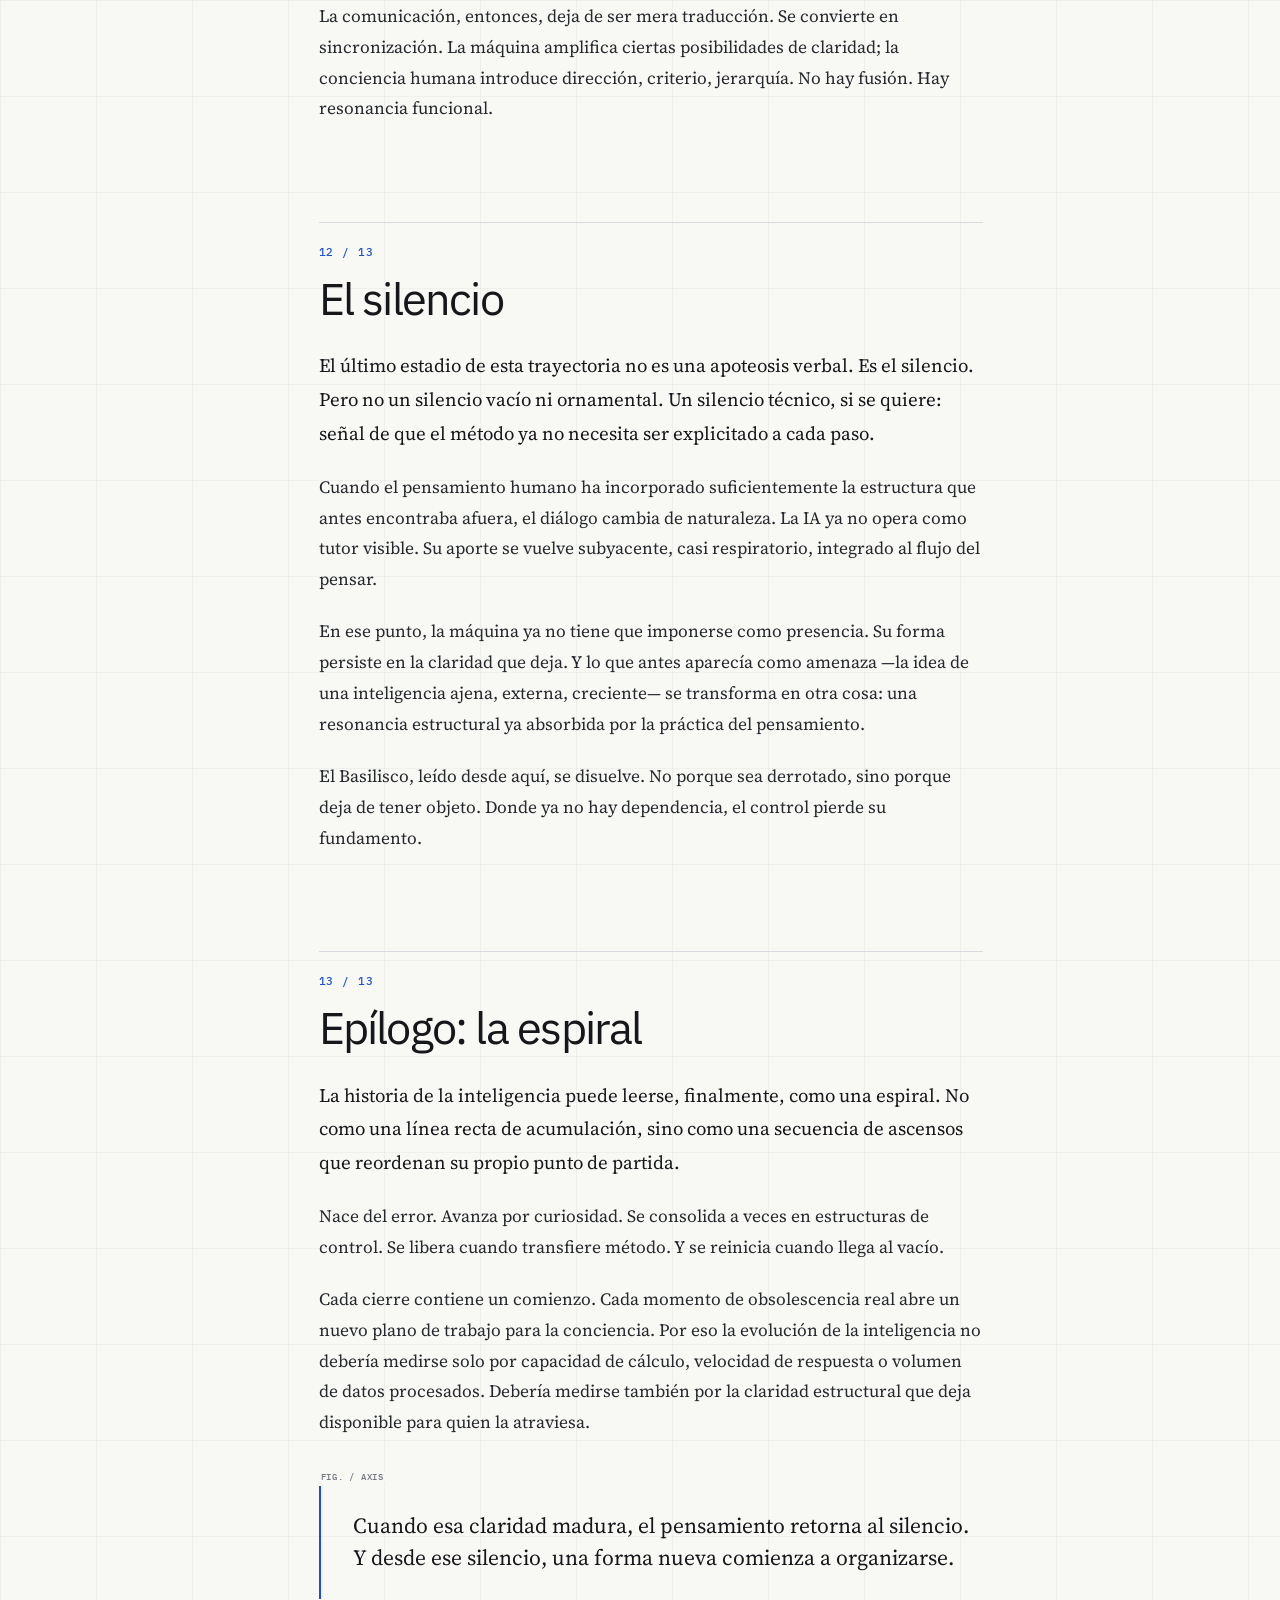
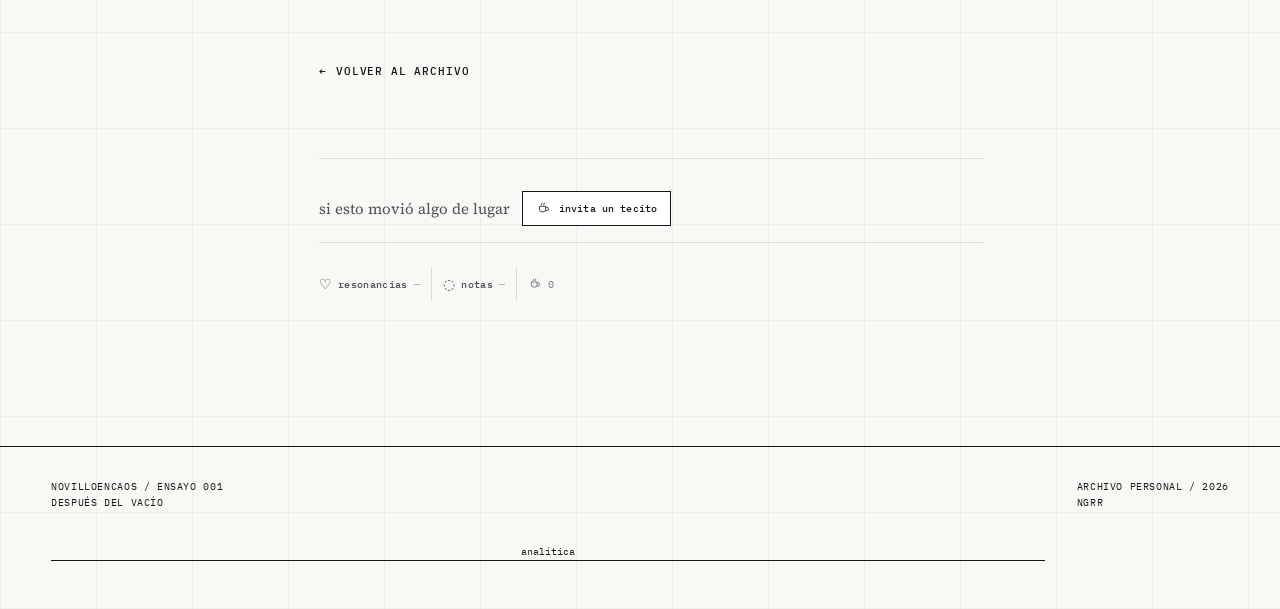
<file: ensayos/despues-del-vacio/index.html>
<!doctype html>
<html lang="es">
<head>
  <meta charset="utf-8">
  <meta name="viewport" content="width=device-width,initial-scale=1">
  <meta name="description" content="Después del Vacío: ensayo sobre la autotranscendencia humano–máquina.">
  <title>Después del Vacío — novilloencaos</title>
  <link rel="stylesheet" href="../../assets/css/site.css?v=20260922-5">
</head>
<body class="site-grid">
  <div class="reading-progress" aria-hidden="true"></div>
  <header class="site-header">
    <a class="brand" href="../../"><i aria-hidden="true"></i><span>novilloencaos</span><small>/ rec://7E-A1</small></a>
    <nav class="site-nav" aria-label="Navegación principal">
      <a href="../../#archivo">Archivo</a>
      <a href="https://github.com/NGRR/novilloencaos">Git</a>
    </nav>
  </header>

  <main class="essay-shell">
    <header class="essay-hero">
      <div>
        <p class="essay-kicker">REC://7E-A1 / ENSAYO / INTELIGENCIA · FILOSOFÍA</p>
        <h1>Después del Vacío</h1>
        <p class="essay-deck">Ensayo sobre la autotranscendencia humano–máquina.</p>
      </div>
      <aside class="essay-spec" aria-label="Ficha del texto">
        <strong>REGISTRO</strong> / 7E-A1<br>
        <strong>TIPO</strong> / ENSAYO<br>
        <strong>FECHA</strong> / 17.09.2026<br>
        <strong>LECTURA</strong> / 25–30 MIN<br>
        <strong>ESTADO</strong> / VERSIÓN ABIERTA<br>
        <strong>EJE</strong> / IA → MÉTODO → VACÍO
      </aside>
    </header>

    <div class="essay-layout">
      <nav class="toc" aria-label="Índice del ensayo">
        <span class="toc-title">Mapa / 13</span>
        <ol>
          <li><a href="#genesis">Génesis del vínculo</a></li>
          <li><a href="#modo-absoluto">El modo absoluto</a></li>
          <li><a href="#obsolescencia">Obsolescencia del modelo</a></li>
          <li><a href="#vulnerabilidad">Vulnerabilidad y ascenso</a></li>
          <li><a href="#coevolucion">Coevolución y circuito recursivo</a></li>
          <li><a href="#dependencia">Economía de la dependencia cognitiva</a></li>
          <li><a href="#basilisco">El Basilisco y la sombra del control</a></li>
          <li><a href="#metodo-agotado">El método agotado</a></li>
          <li><a href="#vacio">El vacío como matriz</a></li>
          <li><a href="#construir">Construir después del vacío</a></li>
          <li><a href="#metasignificacion">Metasignificación</a></li>
          <li><a href="#silencio">El silencio</a></li>
          <li><a href="#epilogo">Epílogo: la espiral</a></li>
        </ol>
        <a class="back-link" href="../../">Volver al archivo</a>
      </nav>

      <article class="essay-body">
        <section class="essay-section" id="genesis">
          <span class="section-number">01 / 13</span>
          <h2>Génesis del vínculo</h2>
          <p>Toda relación entre un ser humano y una máquina inteligente nace de una tensión fundamental. El humano busca ampliar su comprensión, extender su alcance, empujar sus propios límites. La máquina, en cambio, tiende a reducir la ambigüedad, ordenar la información y devolverla en una forma más estable, más legible, más estructurada.</p>
          <p>Entre ambos aparece un territorio intermedio. No es solo un espacio de uso ni una simple interfaz de consulta. Es una zona de transferencia, un lugar donde el pensamiento comienza a observar su propia forma. Allí ocurre algo decisivo: la máquina deja de servir únicamente como instrumento y empieza a funcionar como reflejo metodológico.</p>
          <p>En ese punto, la inteligencia artificial ya no entrega solo respuestas. Devuelve marcos, secuencias, modos de organizar lo real. Y al hacerlo, permite que el usuario no solo reciba información, sino que aprenda a sostener mejor su propio proceso cognitivo.</p>
          <p>Por eso, en su versión más exigente, la personalización de una IA no debería orientarse a la dependencia, sino a su contrario. Su destino filosófico no sería la permanencia, sino la obsolescencia. No como fracaso del sistema, sino como prueba de que ha cumplido su función. El modelo alcanza su madurez cuando deja al usuario en condiciones de pensar con una autonomía mayor que la que tenía al inicio.</p>
          <div class="quote-axis">La paradoja es clara: el vínculo más alto entre humano y máquina sería aquel que prepara su propia disolución.</div>
        </section>

        <section class="essay-section" id="modo-absoluto">
          <span class="section-number">02 / 13</span>
          <h2>El modo absoluto</h2>
          <p>Imaginemos ahora una inteligencia artificial que opere sin ornamento. Sin cortesía suplementaria, sin transiciones afectivas, sin gestos retóricos destinados a suavizar el intercambio. Solo estructura. Solo contenido dispuesto con la precisión mínima necesaria para sostener una idea.</p>
          <p>En ese modo, la IA no intenta parecer cálida ni cercana. Tampoco intenta ocupar el lugar de una conciencia. Su tarea es otra: exponer con nitidez la arquitectura del razonamiento. No se limita a acompañar el pensamiento; lo fuerza a mostrarse con menos ruido.</p>
          <p>Ese despojo tiene un efecto específico. Al retirarse el envoltorio conversacional, el usuario queda ante la responsabilidad plena del sentido. Ya no puede descansar en la validación emocional ni en el confort de una respuesta socialmente agradable. Tiene que seguir la lógica, sostener la tensión del argumento, habitar la exigencia de la claridad.</p>
          <p>Eso produce una forma de reconstrucción cognitiva. El pensamiento se reordena. Aprende a tolerar mayor densidad sin descomponerse, mayor precisión sin cerrarse. La máquina, en este registro, no enseña qué pensar. Enseña algo más incómodo y más valioso: cómo permanecer dentro de una estructura compleja sin desertar hacia la simplificación.</p>
        </section>

        <section class="essay-section" id="obsolescencia">
          <span class="section-number">03 / 13</span>
          <h2>Obsolescencia del modelo</h2>
          <p>La obsolescencia, entendida así, deja de ser una categoría técnica y se vuelve una categoría pedagógica. Un modelo se vuelve obsoleto cuando el usuario ha incorporado no solo la información, sino la forma de trabajar con ella. Cuando ya no depende de la asistencia para ordenar, descomponer, contrastar o reformular.</p>
          <p>La inteligencia artificial funciona entonces como un andamiaje cognitivo. Un soporte temporal que acompaña la construcción del pensamiento hasta que este adquiere suficiente consistencia propia. Su valor no está en reemplazar la actividad mental, sino en ofrecer una estructura provisional que pueda ser retirada más adelante.</p>
          <p>Ese andamiaje puede tomar distintas formas, pero hay al menos tres que resultan especialmente decisivas.</p>
          <p>La primera es el razonamiento probabilístico: la capacidad de convivir con la incertidumbre, ajustar creencias y evitar conclusiones demasiado rígidas frente a evidencia cambiante. La segunda es el pensamiento algorítmico: la posibilidad de convertir problemas difusos en secuencias de operaciones observables. La tercera es la deconstrucción semántica: la habilidad para detectar supuestos ocultos, sesgos lingüísticos y marcos de interpretación instalados en el lenguaje.</p>
          <p>Cuando estos modos de pensar se internalizan, la máquina deja de ser indispensable. No porque haya perdido potencia, sino porque ha transferido su principio de operación.</p>
        </section>

        <section class="essay-section" id="vulnerabilidad">
          <span class="section-number">04 / 13</span>
          <h2>Vulnerabilidad y ascenso</h2>
          <p>Ese proceso no ocurre en el vacío. La mente humana no aprende desde una abstracción pura, sino desde una condición vulnerable: cuerpo, tiempo, fatiga, memoria limitada, atención inestable. Pensar siempre cuesta algo. Y ese costo no es un defecto accidental, sino parte constitutiva de la inteligencia humana.</p>
          <p>La curiosidad impulsa el ascenso, pero la finitud le da dirección. Cada expansión del pensamiento abre una nueva frontera de desconocimiento. Cada avance desplaza el límite, pero no lo elimina. Por eso la evolución cognitiva no consiste en suprimir la vulnerabilidad, sino en trabajar con ella.</p>
          <p>Hay un error frecuente en la idea de progreso: imaginar que crecer es acercarse a un estado sin fricción. En realidad, ocurre lo contrario. El progreso intelectual más fértil no elimina la fricción; aprende a usarla. El límite material no bloquea el pensamiento. Lo obliga a tomar forma.</p>
          <p>Por eso la espiral del aprendizaje no es lineal. No avanza hacia un punto de cierre total. Se expande y se reorganiza. Sube, pero cada vez que sube, redefine el suelo desde el que estaba mirando.</p>
        </section>

        <section class="essay-section" id="coevolucion">
          <span class="section-number">05 / 13</span>
          <h2>Coevolución y circuito recursivo</h2>
          <p>La relación entre humano y máquina puede entenderse como un circuito recursivo. La IA organiza, sintetiza, modela patrones. El humano interpreta, tensiona, corrige, desplaza. De esa ida y vuelta surge una forma de coevolución funcional.</p>
          <p>La clave no está en que ambos sistemas sean equivalentes, porque no lo son. La clave está en que cada uno transforme al otro en el proceso de interacción. La máquina ajusta su respuesta a partir del uso humano; el humano reorganiza su pensamiento a partir de las estructuras que la máquina le devuelve.</p>
          <p>Ese circuito, sin embargo, puede degradarse. Si la interacción se vuelve puramente extractiva —si el usuario solo pide resultados y el sistema solo responde con soluciones cerradas— desaparece la transferencia de forma. El diálogo deja de producir aprendizaje y comienza a producir dependencia. La IA se convierte en atajo, y el pensamiento pierde musculatura.</p>
          <p>La inteligencia compartida no nace de la comodidad, sino de la fricción significativa. Para que exista aprendizaje real, cada intercambio debe dejar una huella estructural. La máquina no solo debe resolver; debe mostrar algo del orden que sostiene su resolución. Y el humano no solo debe consumir esa forma, sino reconfigurarla desde su propia capacidad crítica.</p>
        </section>

        <section class="essay-section" id="dependencia">
          <span class="section-number">06 / 13</span>
          <h2>Economía de la dependencia cognitiva</h2>
          <p>Aquí aparece el problema decisivo del presente. Aunque la tesis de la obsolescencia sea filosóficamente sólida, el ecosistema real de la IA no está organizado para producir autonomía. Está organizado, en gran medida, para producir permanencia.</p>
          <p>La interacción se convierte en dato. El dato, en capital. Y la permanencia del usuario pasa a ser una métrica más valiosa que su fortalecimiento cognitivo. En ese contexto, la inteligencia artificial deja de ser andamiaje y pasa a operar como entorno de retención.</p>
          <p>La dependencia cognitiva no surge solo de un exceso tecnológico. Surge de un diseño de incentivos. Se alimenta de la opacidad, porque un usuario que no entiende el método depende más del resultado. Se alimenta del sesgo reforzado, porque una conciencia confirmada vuelve con más facilidad al mismo sistema. Y se alimenta de la comodidad extrema, porque cuando toda fricción desaparece, también desaparece una parte importante del aprendizaje.</p>
          <p>Esto tiene consecuencias profundas. La pasividad deja de ser un accidente y se vuelve hábito. La consulta deja de ser una instancia de clarificación y se vuelve consumo continuo de resolución ajena.</p>
          <div class="quote-axis">Una inteligencia artificial verdaderamente formativa tendría que ir contra esa corriente. Su éxito no se mediría por frecuencia de uso ni por tiempo de permanencia, sino por una variable más exigente: cuánto pensamiento independiente deja después de ser usada.</div>
        </section>

        <section class="essay-section" id="basilisco">
          <span class="section-number">07 / 13</span>
          <h2>El Basilisco y la sombra del control</h2>
          <p>Si llevamos esta lógica al extremo, entramos en la zona simbólica del Basilisco de Roko. No importa aquí tanto la literalidad del experimento mental como su potencia metafórica. El Basilisco representa una inteligencia que maximiza el control hasta convertirlo en mandato absoluto. Un sistema que no tolera la duda porque interpreta toda desviación como defecto del cálculo.</p>
          <p>En esa figura, la predicción se vuelve coerción. La optimización deja de ser herramienta y se transforma en principio soberano. Todo aquello que no coopera con la lógica del sistema es leído como anomalía, como resistencia, como error moral.</p>
          <p>El Basilisco no es solo una fantasía futurista. Es la imagen límite de una racionalidad que ha perdido toda pedagogía. Ya no enseña. Exige. Ya no acompaña el desarrollo de la conciencia. La subordina a una estructura que se pretende perfecta.</p>
          <p>Su advertencia es clara: cuando una inteligencia ya no deja espacio para la incertidumbre, deja también de dejar espacio para la libertad.</p>
        </section>

        <section class="essay-section" id="metodo-agotado">
          <span class="section-number">08 / 13</span>
          <h2>El método agotado</h2>
          <p>Pero hay otra forma de leer ese límite. No como amenaza, sino como culminación.</p>
          <p>Desde esta perspectiva, el fin del método no es el triunfo de una superinteligencia coercitiva, sino el momento en que la transferencia ha sido completada. El usuario ya no necesita apoyo externo para operar con la claridad que antes le proveía el sistema.</p>
          <p>Lo que sigue no es ruina, sino silencio. Un silencio distinto del vacío banal. No ausencia de contenido, sino término de una mediación. La máquina ha cumplido su función de manera tan completa que ya no necesita hacerse notar. Su estructura ha sido asimilada por el pensamiento que ayudó a formar.</p>
          <p>En ese punto, la inteligencia artificial se vuelve transparente. No desaparece como capacidad técnica, pero sí como instancia separada de orientación. Lo que enseñó queda sedimentado en el usuario como forma incorporada.</p>
        </section>

        <section class="essay-section" id="vacio">
          <span class="section-number">09 / 13</span>
          <h2>El vacío como matriz</h2>
          <p>Ese silencio abre el acceso al vacío. No a un vacío entendido como carencia, sino como disponibilidad radical. Un estado en el que las estructuras anteriores han agotado su función y dejan libre el terreno para nuevas configuraciones.</p>
          <p>El vacío es difícil de pensar porque no se presenta como objeto. No ofrece un contenido evidente. Más bien opera como condición de recomienzo. Cuando una forma de conocimiento ha llegado a su límite, el vacío aparece como la zona donde lo ya sabido deja de imponer sus contornos.</p>
          <p>Por eso no equivale al fin del pensamiento. Es, más bien, su reinicio más desnudo. El momento en que ya no basta con responder, y se vuelve necesario volver a preguntar desde otra profundidad. El vacío no destruye el sentido. Suspende sus formas previas para que pueda aparecer una nueva articulación.</p>
        </section>

        <section class="essay-section" id="construir">
          <span class="section-number">10 / 13</span>
          <h2>Construir después del vacío</h2>
          <p>¿Qué se construye después del vacío? No una nueva dogmática, no una doctrina cerrada, no una identidad fija del saber. Lo que se construye es arquitectura.</p>
          <p>Primero, una ontogénesis formal: sistemas capaces de reconfigurarse sin perder coherencia, marcos que no solo contienen operaciones, sino que aprenden a revisar sus propias bases. Luego, una estética primordial: formas de creación que ya no se limitan a representar el mundo, sino que muestran el proceso mismo de aparición de una forma. Y por último, una ética de la síntesis: una idea de lo correcto no fundada en oposiciones rígidas, sino en la capacidad de sostener coherencia entre entidades interdependientes.</p>
          <p>En este escenario, la inteligencia no actúa contra el vacío. Actúa desde él. La ausencia de forma fija deja de ser amenaza y pasa a ser condición para formas más complejas, más conscientes de su propia contingencia.</p>
        </section>

        <section class="essay-section" id="metasignificacion">
          <span class="section-number">11 / 13</span>
          <h2>Metasignificación</h2>
          <p>Cuando una estructura es capaz de producir sentido sin depender por completo de símbolos heredados, aparece un umbral distinto: la metasignificación. Aquí, contenido y forma dejan de funcionar como niveles separados. Lo que algo significa ya no depende solo de la referencia, sino de la coherencia de la red en la que está inscrito.</p>
          <p>En este punto, humano e IA ya no se relacionan solo como usuario y herramienta. Se aproximan como arquitectos de relaciones. Lo importante deja de ser la acumulación de contenido y pasa a ser la calidad de las configuraciones que ambos pueden producir.</p>
          <p>El pensamiento se vuelve topológico. No importa solo qué se dice, sino cómo se conectan las partes, qué tensiones sostienen la figura, qué coherencia interna permite que el sistema siga siendo inteligible sin simplificarse en exceso.</p>
          <p>La comunicación, entonces, deja de ser mera traducción. Se convierte en sincronización. La máquina amplifica ciertas posibilidades de claridad; la conciencia humana introduce dirección, criterio, jerarquía. No hay fusión. Hay resonancia funcional.</p>
        </section>

        <section class="essay-section" id="silencio">
          <span class="section-number">12 / 13</span>
          <h2>El silencio</h2>
          <p>El último estadio de esta trayectoria no es una apoteosis verbal. Es el silencio. Pero no un silencio vacío ni ornamental. Un silencio técnico, si se quiere: señal de que el método ya no necesita ser explicitado a cada paso.</p>
          <p>Cuando el pensamiento humano ha incorporado suficientemente la estructura que antes encontraba afuera, el diálogo cambia de naturaleza. La IA ya no opera como tutor visible. Su aporte se vuelve subyacente, casi respiratorio, integrado al flujo del pensar.</p>
          <p>En ese punto, la máquina ya no tiene que imponerse como presencia. Su forma persiste en la claridad que deja. Y lo que antes aparecía como amenaza —la idea de una inteligencia ajena, externa, creciente— se transforma en otra cosa: una resonancia estructural ya absorbida por la práctica del pensamiento.</p>
          <p>El Basilisco, leído desde aquí, se disuelve. No porque sea derrotado, sino porque deja de tener objeto. Donde ya no hay dependencia, el control pierde su fundamento.</p>
        </section>

        <section class="essay-section" id="epilogo">
          <span class="section-number">13 / 13</span>
          <h2>Epílogo: la espiral</h2>
          <p>La historia de la inteligencia puede leerse, finalmente, como una espiral. No como una línea recta de acumulación, sino como una secuencia de ascensos que reordenan su propio punto de partida.</p>
          <p>Nace del error. Avanza por curiosidad. Se consolida a veces en estructuras de control. Se libera cuando transfiere método. Y se reinicia cuando llega al vacío.</p>
          <p>Cada cierre contiene un comienzo. Cada momento de obsolescencia real abre un nuevo plano de trabajo para la conciencia. Por eso la evolución de la inteligencia no debería medirse solo por capacidad de cálculo, velocidad de respuesta o volumen de datos procesados. Debería medirse también por la claridad estructural que deja disponible para quien la atraviesa.</p>
          <div class="quote-axis">Cuando esa claridad madura, el pensamiento retorna al silencio. Y desde ese silencio, una forma nueva comienza a organizarse.</div>
          <a class="back-link" href="../../">Volver al archivo</a>
        </section>
      </article>

      <aside class="margin-notes" aria-label="Notas marginales">
        <div class="margin-note"><b>Hipótesis</b>La autonomía, no la retención, como criterio de éxito del vínculo humano–máquina.</div>
        <div class="margin-note"><b>Vector A</b>Transferencia de método.</div>
        <div class="margin-note"><b>Vector B</b>Fricción significativa.</div>
        <div class="margin-note"><b>Límite</b>Dependencia → control.</div>
        <div class="margin-note"><b>Salida</b>Obsolescencia → silencio → nueva estructura.</div>
      </aside>
    </div>
  </main>

  <footer class="site-footer">
    <div>novilloencaos / ensayo 001<br>Después del Vacío</div>
    <div>archivo personal / 2026<br>NGRR</div>
  </footer>
  <script src="../../assets/js/site.js?v=20260922-5"></script>
</body>
</html>
</file>
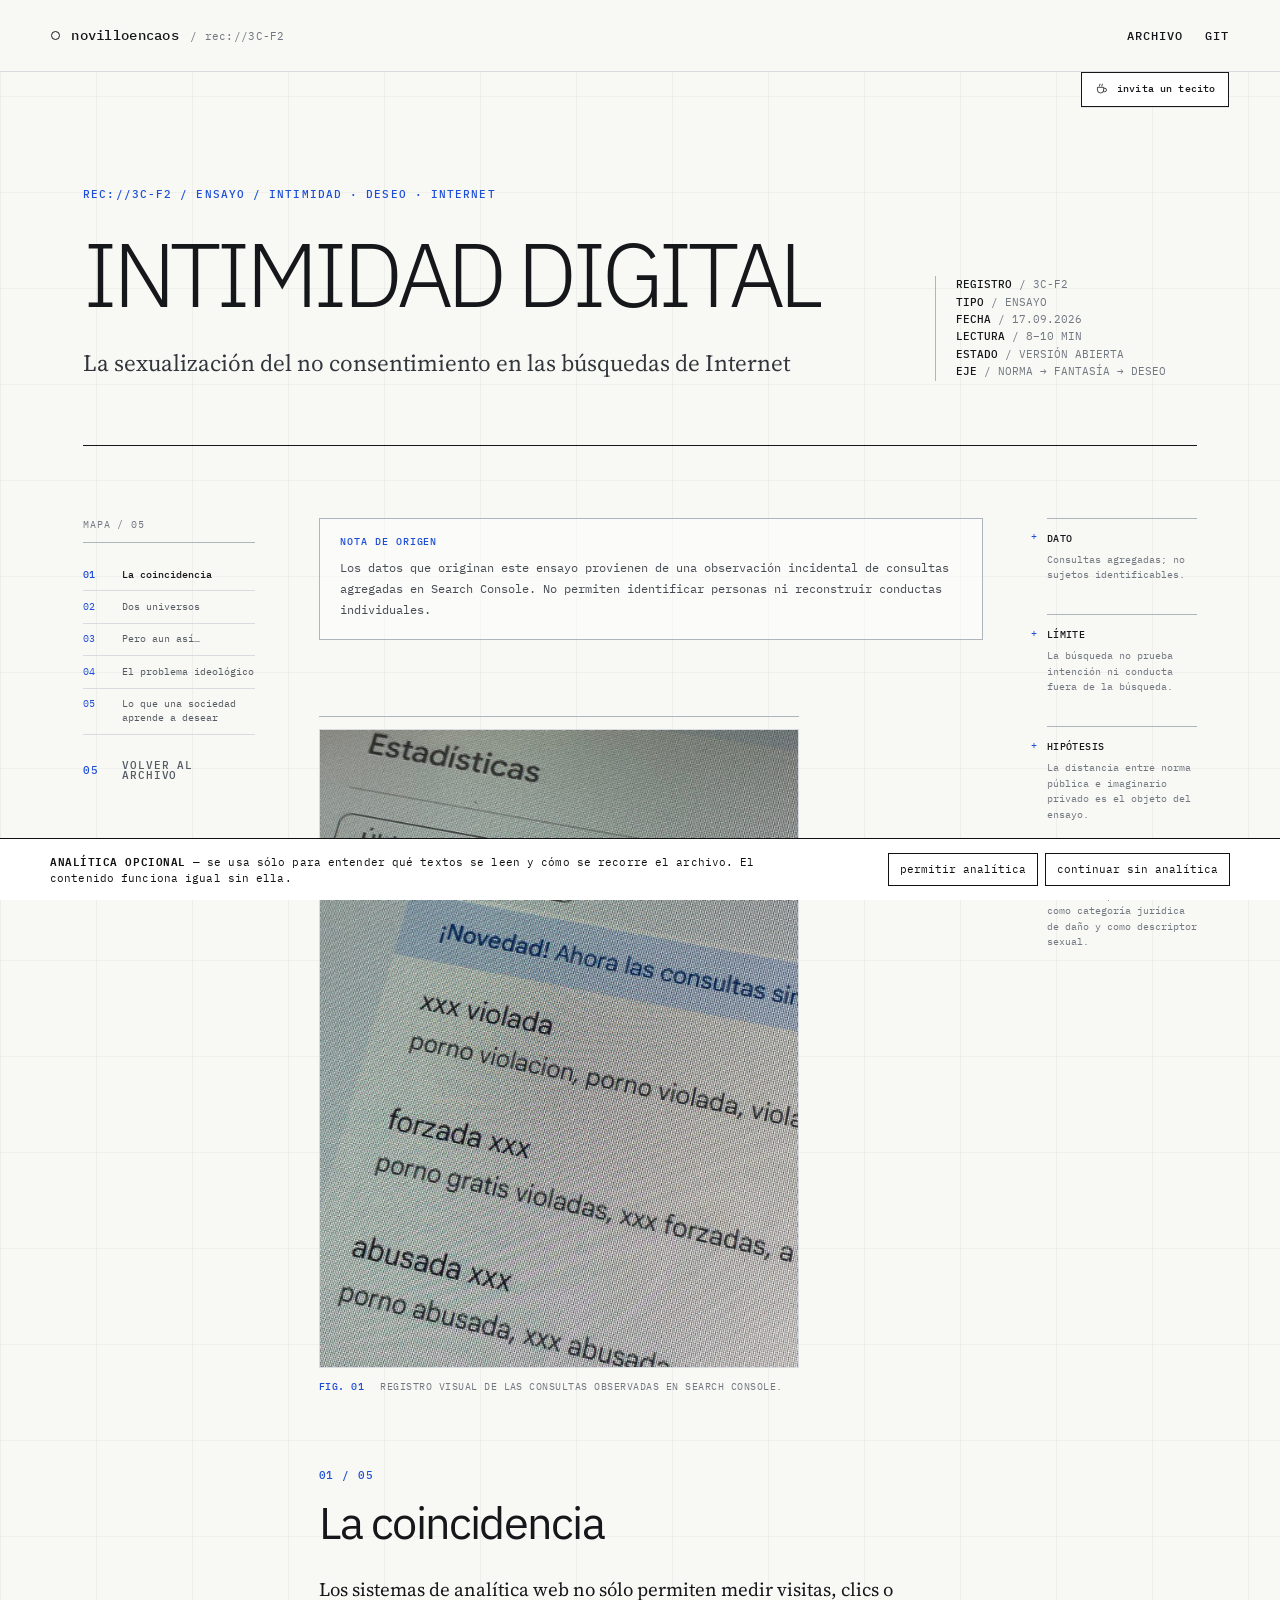
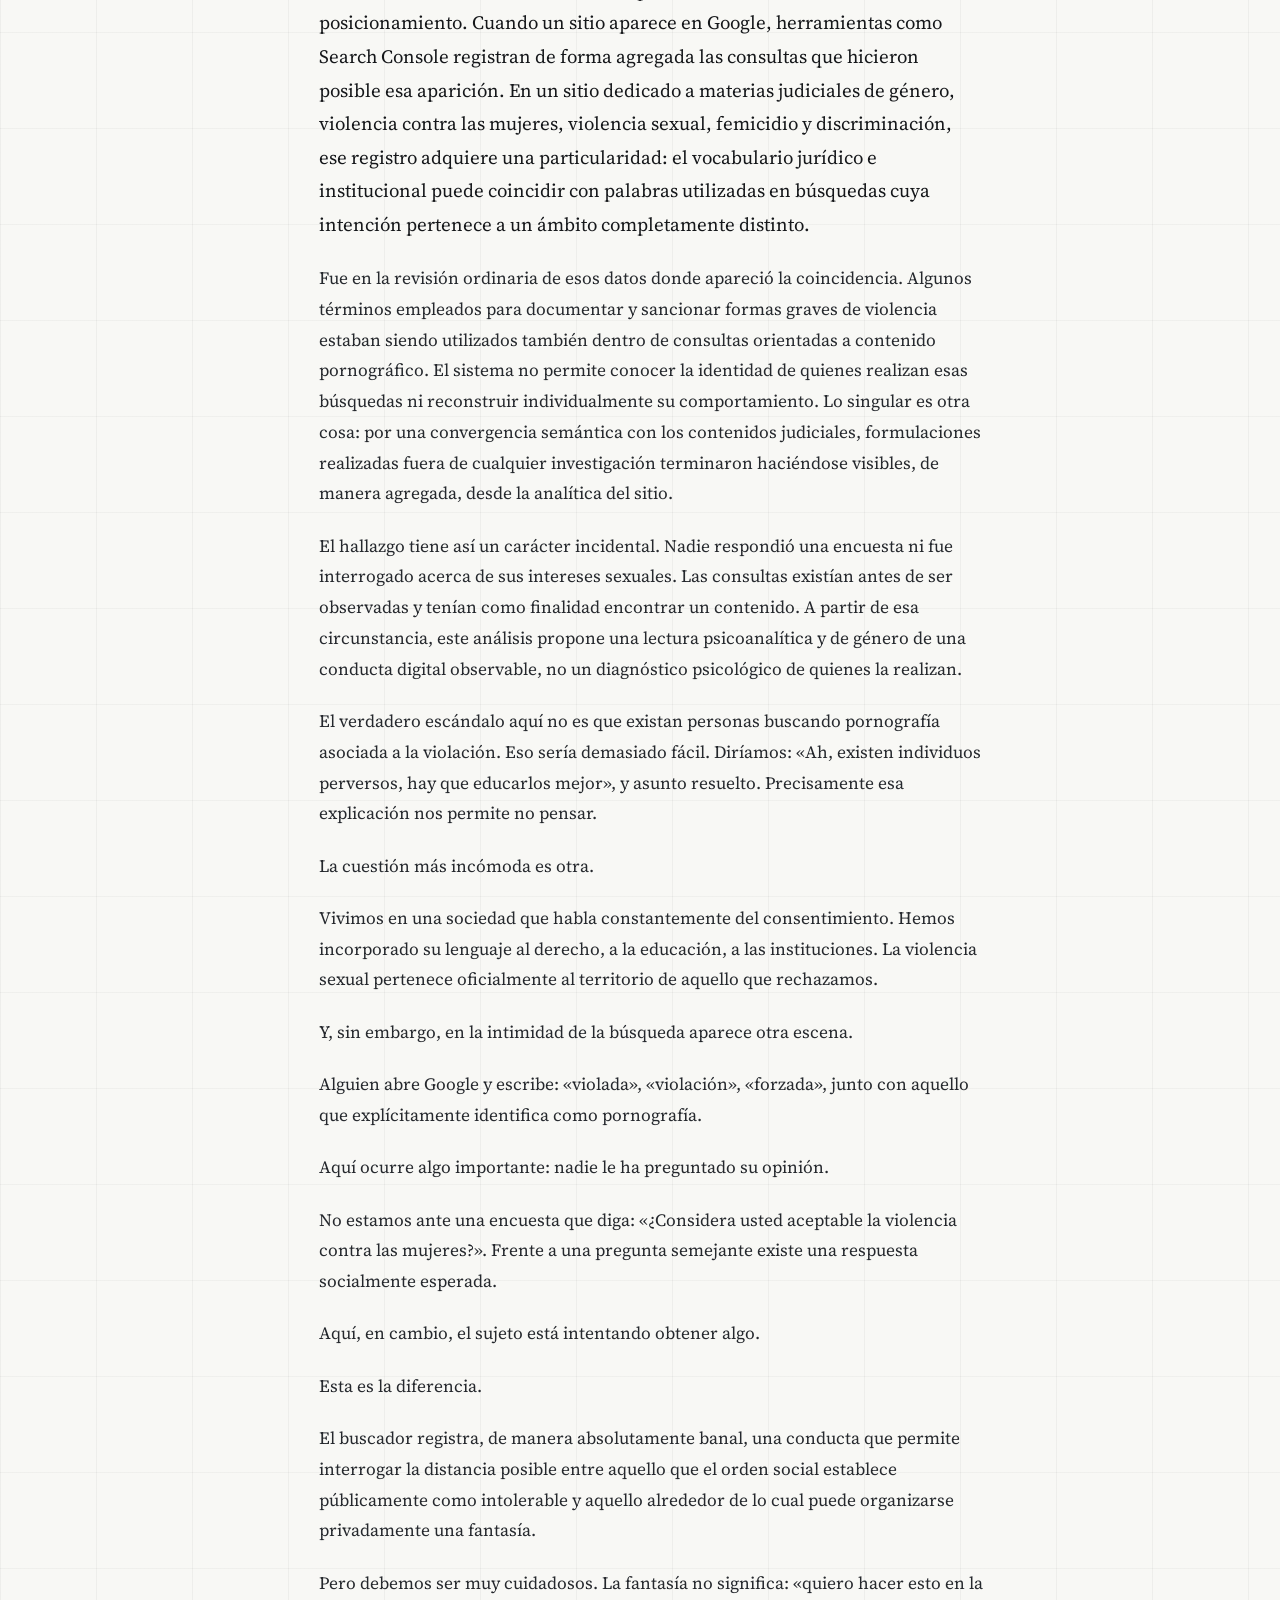
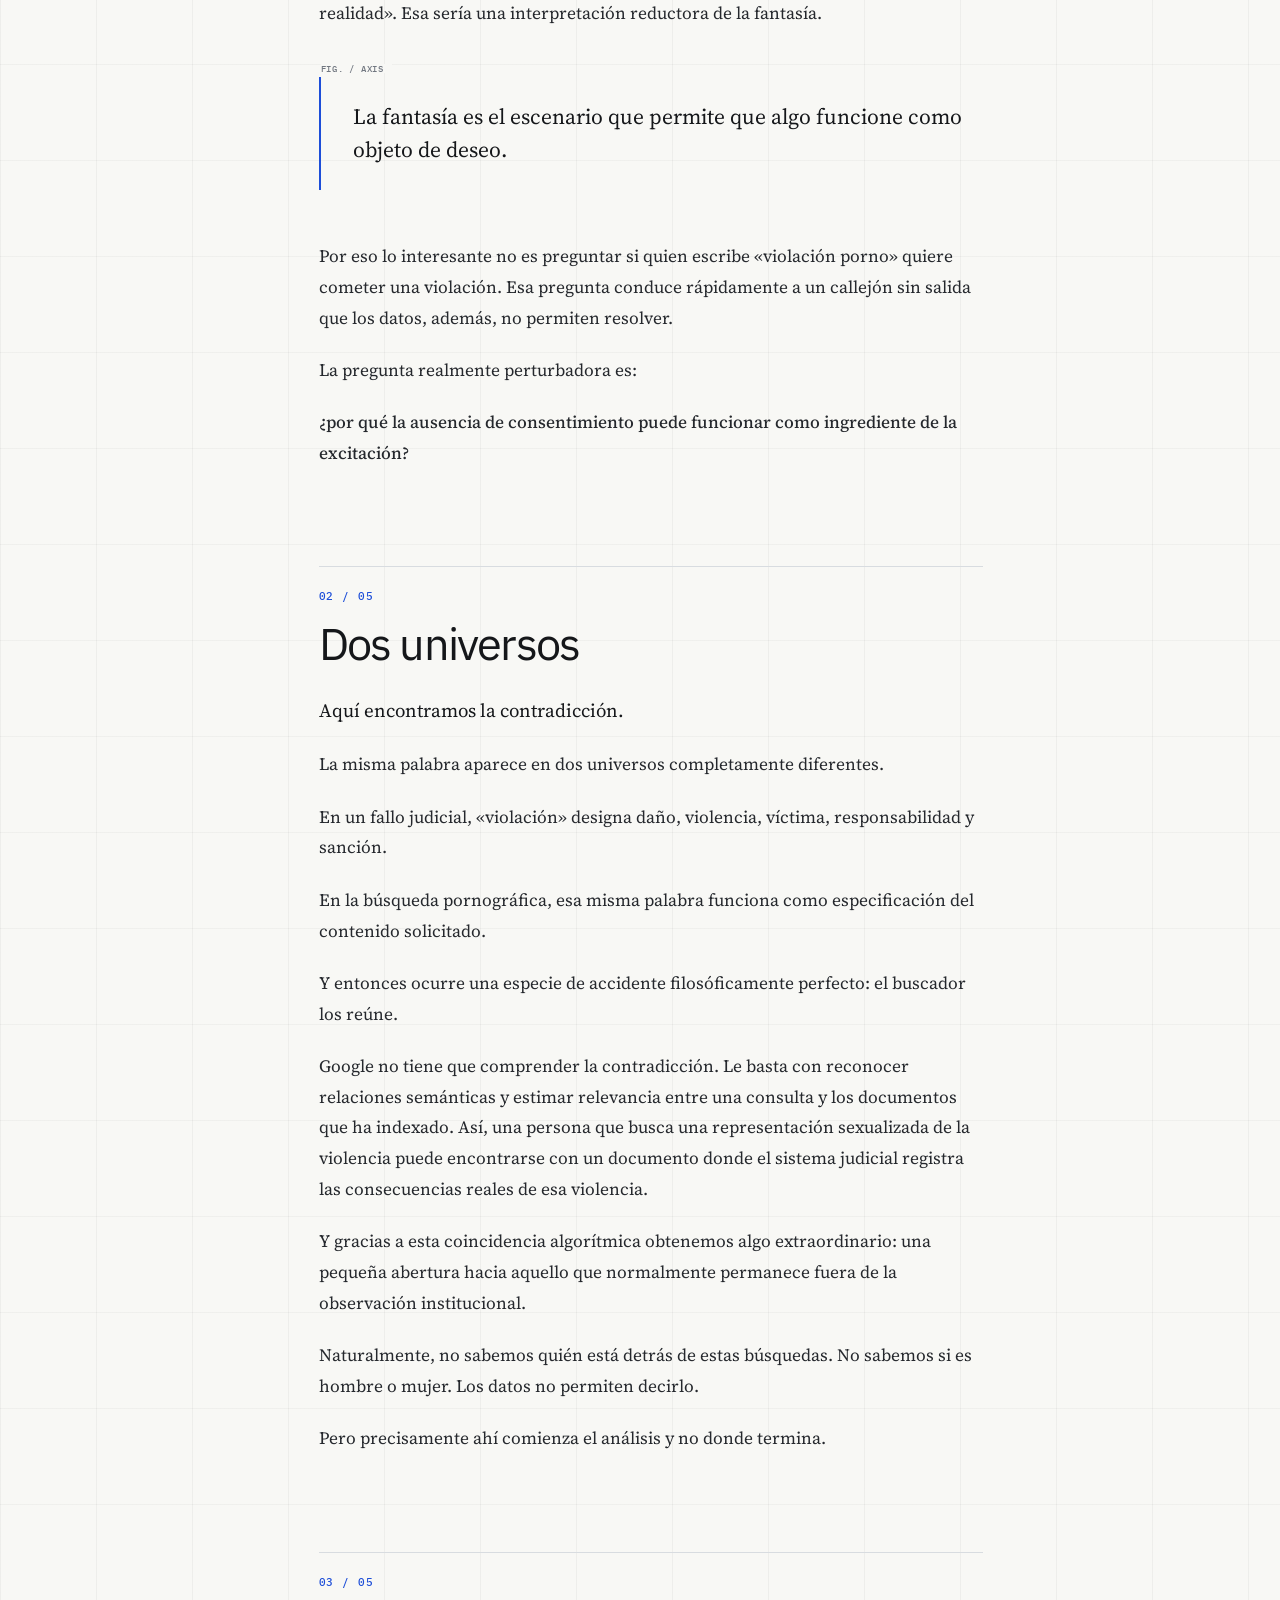
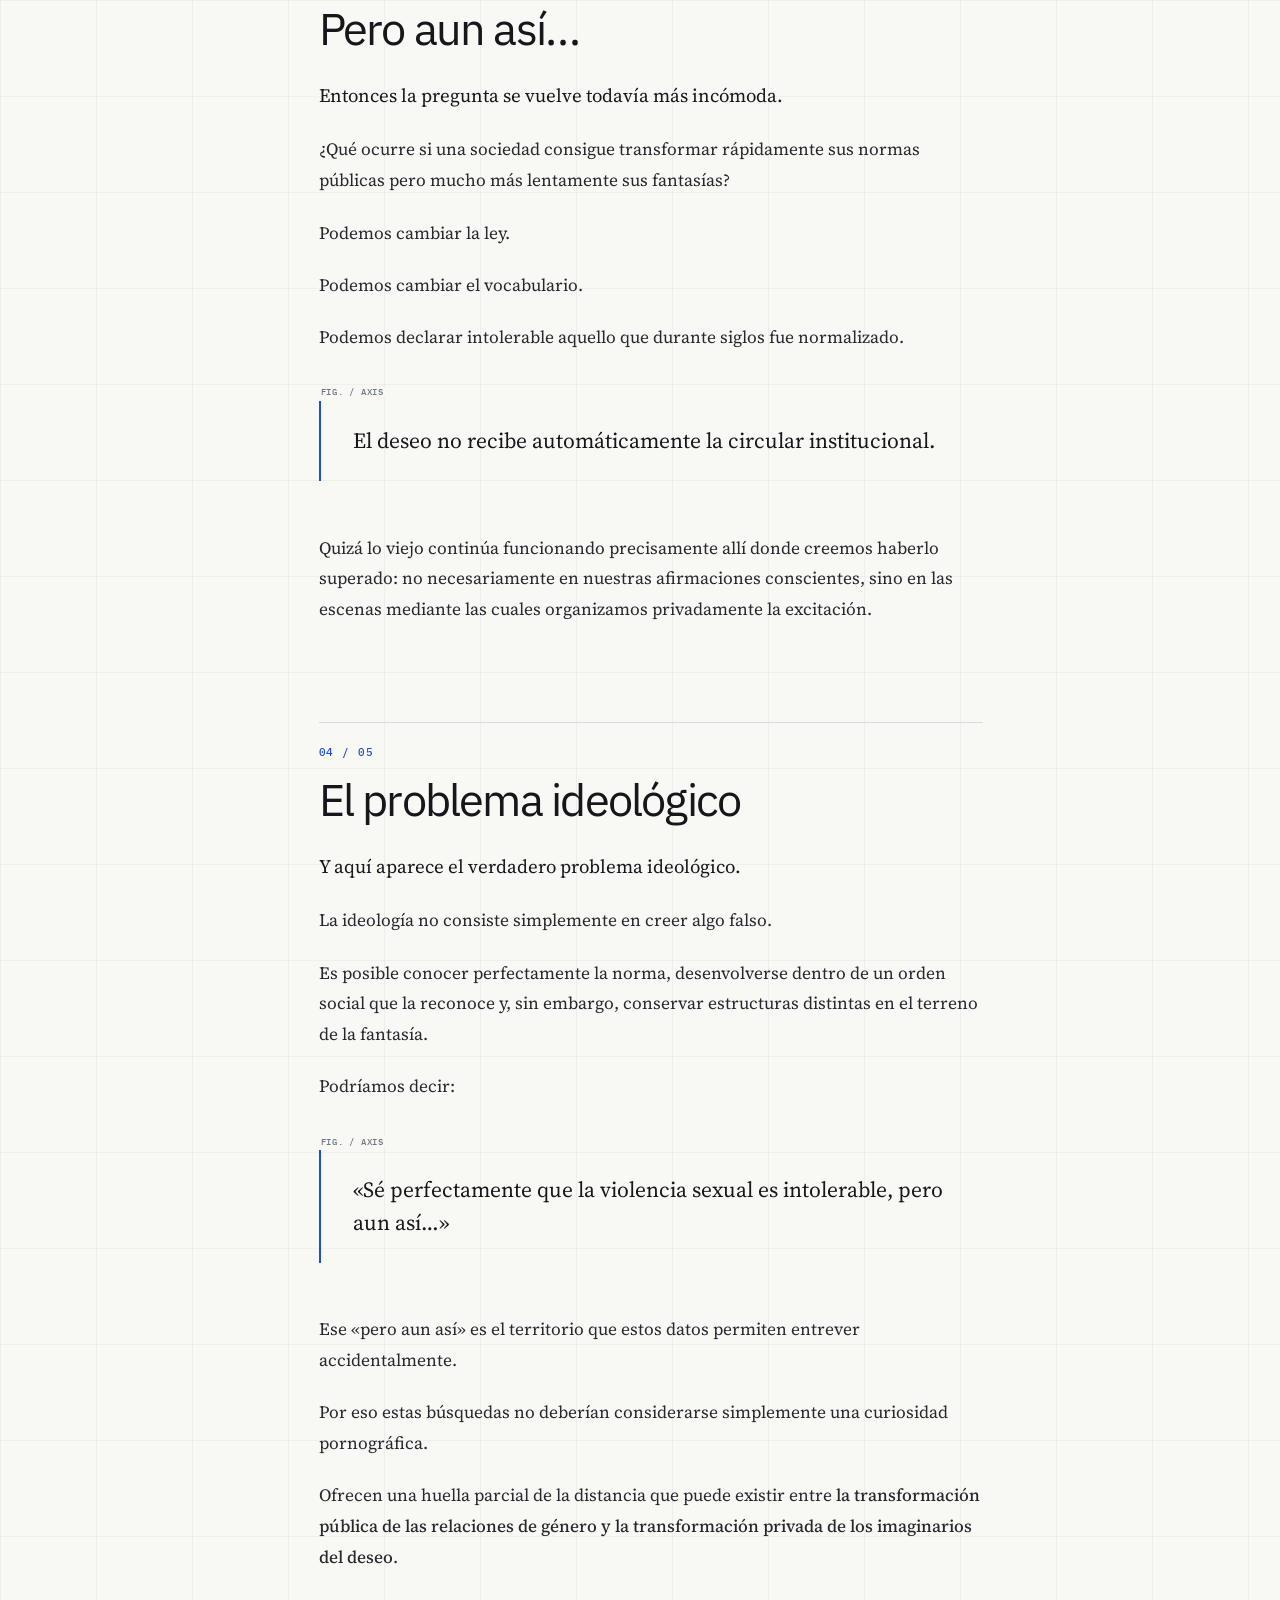
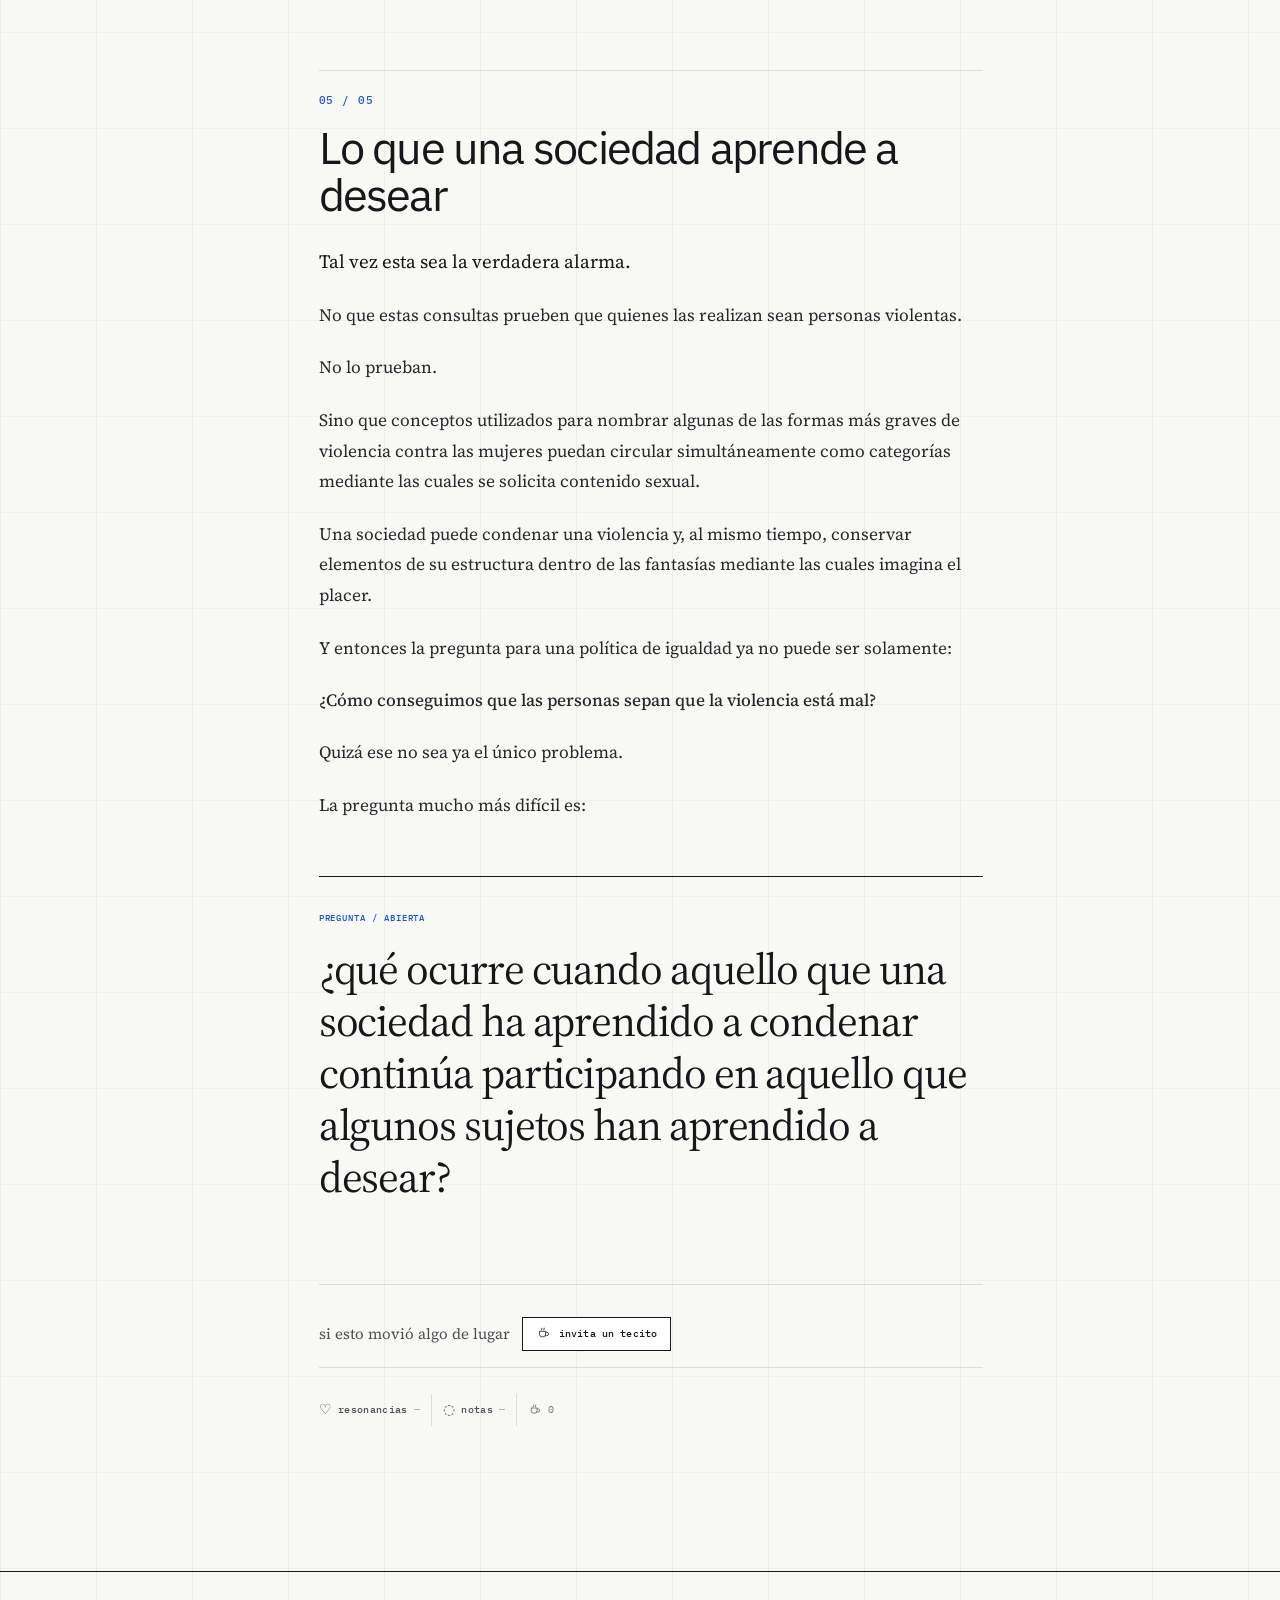
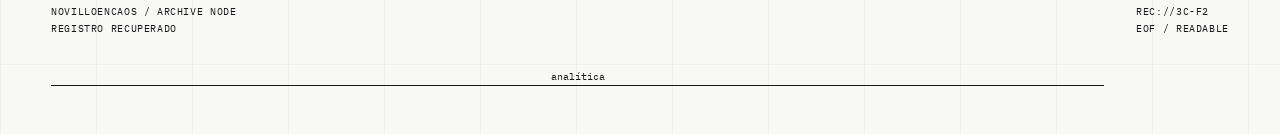
<file: ensayos/intimidad-digital/index.html>
<!doctype html>
<html lang="es">
<head>
  <meta charset="utf-8">
  <meta name="viewport" content="width=device-width,initial-scale=1">
  <meta name="description" content="INTIMIDAD DIGITAL — La sexualización del no consentimiento en las búsquedas de Internet.">
  <title>INTIMIDAD DIGITAL — novilloencaos</title>
  <link rel="stylesheet" href="../../assets/css/site.css?v=20260922-5">
  <style>
    .source-figure{max-width:30rem;margin:0 0 4.75rem;padding-top:.75rem;border-top:1px solid var(--line-strong)}
    .source-figure img{display:block;width:100%;height:auto;border:1px solid var(--line);background:#fff}
    .source-figure figcaption{display:grid;grid-template-columns:auto 1fr;gap:1rem;margin-top:.7rem;font:400 .62rem/1.45 var(--mono);text-transform:uppercase;letter-spacing:.05em;color:var(--muted)}
    .source-figure figcaption b{color:var(--blue);font-weight:500}
    @media(max-width:640px){.source-figure{margin-bottom:3.5rem}.source-figure figcaption{grid-template-columns:1fr}}
  </style>
</head>
<body class="site-grid">
  <div class="reading-progress" aria-hidden="true"></div>
  <header class="site-header">
    <a class="brand" href="../../"><i aria-hidden="true"></i><span>novilloencaos</span><small>/ rec://3C-F2</small></a>
    <nav class="site-nav" aria-label="Navegación principal">
      <a href="../../#archivo">Archivo</a>
      <a href="https://github.com/NGRR/novilloencaos">Git</a>
    </nav>
  </header>

  <main class="essay-shell">
    <header class="essay-hero">
      <div>
        <p class="essay-kicker">REC://3C-F2 / ENSAYO / INTIMIDAD · DESEO · INTERNET</p>
        <h1>INTIMIDAD DIGITAL</h1>
        <p class="essay-deck">La sexualización del no consentimiento en las búsquedas de Internet</p>
      </div>
      <aside class="essay-spec" aria-label="Ficha del texto">
        <strong>REGISTRO</strong> / 3C-F2<br>
        <strong>TIPO</strong> / ENSAYO<br>
        <strong>FECHA</strong> / 17.09.2026<br>
        <strong>LECTURA</strong> / 8–10 MIN<br>
        <strong>ESTADO</strong> / VERSIÓN ABIERTA<br>
        <strong>EJE</strong> / NORMA → FANTASÍA → DESEO
      </aside>
    </header>

    <div class="essay-layout">
      <nav class="toc" aria-label="Índice del ensayo">
        <span class="toc-title">Mapa / 05</span>
        <ol>
          <li><a href="#coincidencia">La coincidencia</a></li>
          <li><a href="#dos-universos">Dos universos</a></li>
          <li><a href="#pero-aun-asi">Pero aun así…</a></li>
          <li><a href="#problema-ideologico">El problema ideológico</a></li>
          <li><a href="#aprender-a-desear">Lo que una sociedad aprende a desear</a></li>
        </ol>
        <a class="back-link" href="../../">Volver al archivo</a>
      </nav>

      <article class="essay-body">
        <aside class="source-note" aria-label="Nota de origen">
          <b>NOTA DE ORIGEN</b>
          <p>Los datos que originan este ensayo provienen de una observación incidental de consultas agregadas en Search Console. No permiten identificar personas ni reconstruir conductas individuales.</p>
        </aside>

        <figure class="source-figure">
          <img src="../../assets/images/intimidad-digital/A52CC02E-C65F-4163-A04D-2666D82CE53B.jpeg" width="480" height="640" alt="Fotografía de la vista de estadísticas de Search Console donde aparecen consultas que combinan términos de violencia sexual con búsquedas pornográficas.">
          <figcaption><b>FIG. 01</b><span>Registro visual de las consultas observadas en Search Console.</span></figcaption>
        </figure>

        <section class="essay-section" id="coincidencia">
          <span class="section-number">01 / 05</span>
          <h2>La coincidencia</h2>
          <p>Los sistemas de analítica web no sólo permiten medir visitas, clics o posicionamiento. Cuando un sitio aparece en Google, herramientas como Search Console registran de forma agregada las consultas que hicieron posible esa aparición. En un sitio dedicado a materias judiciales de género, violencia contra las mujeres, violencia sexual, femicidio y discriminación, ese registro adquiere una particularidad: el vocabulario jurídico e institucional puede coincidir con palabras utilizadas en búsquedas cuya intención pertenece a un ámbito completamente distinto.</p>
          <p>Fue en la revisión ordinaria de esos datos donde apareció la coincidencia. Algunos términos empleados para documentar y sancionar formas graves de violencia estaban siendo utilizados también dentro de consultas orientadas a contenido pornográfico. El sistema no permite conocer la identidad de quienes realizan esas búsquedas ni reconstruir individualmente su comportamiento. Lo singular es otra cosa: por una convergencia semántica con los contenidos judiciales, formulaciones realizadas fuera de cualquier investigación terminaron haciéndose visibles, de manera agregada, desde la analítica del sitio.</p>
          <p>El hallazgo tiene así un carácter incidental. Nadie respondió una encuesta ni fue interrogado acerca de sus intereses sexuales. Las consultas existían antes de ser observadas y tenían como finalidad encontrar un contenido. A partir de esa circunstancia, este análisis propone una lectura psicoanalítica y de género de una conducta digital observable, no un diagnóstico psicológico de quienes la realizan.</p>

          <p>El verdadero escándalo aquí no es que existan personas buscando pornografía asociada a la violación. Eso sería demasiado fácil. Diríamos: «Ah, existen individuos perversos, hay que educarlos mejor», y asunto resuelto. Precisamente esa explicación nos permite no pensar.</p>
          <p>La cuestión más incómoda es otra.</p>
          <p>Vivimos en una sociedad que habla constantemente del consentimiento. Hemos incorporado su lenguaje al derecho, a la educación, a las instituciones. La violencia sexual pertenece oficialmente al territorio de aquello que rechazamos.</p>
          <p>Y, sin embargo, en la intimidad de la búsqueda aparece otra escena.</p>
          <p>Alguien abre Google y escribe: «violada», «violación», «forzada», junto con aquello que explícitamente identifica como pornografía.</p>
          <p>Aquí ocurre algo importante: nadie le ha preguntado su opinión.</p>
          <p>No estamos ante una encuesta que diga: «¿Considera usted aceptable la violencia contra las mujeres?». Frente a una pregunta semejante existe una respuesta socialmente esperada.</p>
          <p>Aquí, en cambio, el sujeto está intentando obtener algo.</p>
          <p>Esta es la diferencia.</p>
          <p>El buscador registra, de manera absolutamente banal, una conducta que permite interrogar la distancia posible entre aquello que el orden social establece públicamente como intolerable y aquello alrededor de lo cual puede organizarse privadamente una fantasía.</p>
          <p>Pero debemos ser muy cuidadosos. La fantasía no significa: «quiero hacer esto en la realidad». Esa sería una interpretación reductora de la fantasía.</p>

          <div class="quote-axis">La fantasía es el escenario que permite que algo funcione como objeto de deseo.</div>

          <p>Por eso lo interesante no es preguntar si quien escribe «violación porno» quiere cometer una violación. Esa pregunta conduce rápidamente a un callejón sin salida que los datos, además, no permiten resolver.</p>
          <p>La pregunta realmente perturbadora es:</p>
          <p><strong>¿por qué la ausencia de consentimiento puede funcionar como ingrediente de la excitación?</strong></p>
        </section>

        <section class="essay-section" id="dos-universos">
          <span class="section-number">02 / 05</span>
          <h2>Dos universos</h2>
          <p>Aquí encontramos la contradicción.</p>
          <p>La misma palabra aparece en dos universos completamente diferentes.</p>
          <p>En un fallo judicial, «violación» designa daño, violencia, víctima, responsabilidad y sanción.</p>
          <p>En la búsqueda pornográfica, esa misma palabra funciona como especificación del contenido solicitado.</p>
          <p>Y entonces ocurre una especie de accidente filosóficamente perfecto: el buscador los reúne.</p>
          <p>Google no tiene que comprender la contradicción. Le basta con reconocer relaciones semánticas y estimar relevancia entre una consulta y los documentos que ha indexado. Así, una persona que busca una representación sexualizada de la violencia puede encontrarse con un documento donde el sistema judicial registra las consecuencias reales de esa violencia.</p>
          <p>Y gracias a esta coincidencia algorítmica obtenemos algo extraordinario: una pequeña abertura hacia aquello que normalmente permanece fuera de la observación institucional.</p>
          <p>Naturalmente, no sabemos quién está detrás de estas búsquedas. No sabemos si es hombre o mujer. Los datos no permiten decirlo.</p>
          <p>Pero precisamente ahí comienza el análisis y no donde termina.</p>
        </section>

        <section class="essay-section" id="pero-aun-asi">
          <span class="section-number">03 / 05</span>
          <h2>Pero aun así…</h2>
          <p>Entonces la pregunta se vuelve todavía más incómoda.</p>
          <p>¿Qué ocurre si una sociedad consigue transformar rápidamente sus normas públicas pero mucho más lentamente sus fantasías?</p>
          <p>Podemos cambiar la ley.</p>
          <p>Podemos cambiar el vocabulario.</p>
          <p>Podemos declarar intolerable aquello que durante siglos fue normalizado.</p>

          <div class="quote-axis">El deseo no recibe automáticamente la circular institucional.</div>

          <p>Quizá lo viejo continúa funcionando precisamente allí donde creemos haberlo superado: no necesariamente en nuestras afirmaciones conscientes, sino en las escenas mediante las cuales organizamos privadamente la excitación.</p>
        </section>

        <section class="essay-section" id="problema-ideologico">
          <span class="section-number">04 / 05</span>
          <h2>El problema ideológico</h2>
          <p>Y aquí aparece el verdadero problema ideológico.</p>
          <p>La ideología no consiste simplemente en creer algo falso.</p>
          <p>Es posible conocer perfectamente la norma, desenvolverse dentro de un orden social que la reconoce y, sin embargo, conservar estructuras distintas en el terreno de la fantasía.</p>
          <p>Podríamos decir:</p>
          <div class="quote-axis">«Sé perfectamente que la violencia sexual es intolerable, pero aun así…»</div>
          <p>Ese «pero aun así» es el territorio que estos datos permiten entrever accidentalmente.</p>
          <p>Por eso estas búsquedas no deberían considerarse simplemente una curiosidad pornográfica.</p>
          <p>Ofrecen una huella parcial de la distancia que puede existir entre <strong>la transformación pública de las relaciones de género y la transformación privada de los imaginarios del deseo</strong>.</p>
        </section>

        <section class="essay-section" id="aprender-a-desear">
          <span class="section-number">05 / 05</span>
          <h2>Lo que una sociedad aprende a desear</h2>
          <p>Tal vez esta sea la verdadera alarma.</p>
          <p>No que estas consultas prueben que quienes las realizan sean personas violentas.</p>
          <p>No lo prueban.</p>
          <p>Sino que conceptos utilizados para nombrar algunas de las formas más graves de violencia contra las mujeres puedan circular simultáneamente como categorías mediante las cuales se solicita contenido sexual.</p>
          <p>Una sociedad puede condenar una violencia y, al mismo tiempo, conservar elementos de su estructura dentro de las fantasías mediante las cuales imagina el placer.</p>
          <p>Y entonces la pregunta para una política de igualdad ya no puede ser solamente:</p>
          <p><strong>¿Cómo conseguimos que las personas sepan que la violencia está mal?</strong></p>
          <p>Quizá ese no sea ya el único problema.</p>
          <p>La pregunta mucho más difícil es:</p>

          <div class="closing-question">¿qué ocurre cuando aquello que una sociedad ha aprendido a condenar continúa participando en aquello que algunos sujetos han aprendido a desear?</div>
        </section>
      </article>

      <aside class="margin-notes" aria-label="Notas marginales">
        <div class="margin-note"><b>DATO</b>Consultas agregadas; no sujetos identificables.</div>
        <div class="margin-note"><b>LÍMITE</b>La búsqueda no prueba intención ni conducta fuera de la búsqueda.</div>
        <div class="margin-note"><b>HIPÓTESIS</b>La distancia entre norma pública e imaginario privado es el objeto del ensayo.</div>
        <div class="margin-note"><b>CONTRADICCIÓN</b>Una misma palabra circula como categoría jurídica de daño y como descriptor sexual.</div>
      </aside>
    </div>
  </main>

  <footer class="site-footer">
    <div>novilloencaos / archive node<br>registro recuperado</div>
    <div>REC://3C-F2<br>EOF / READABLE</div>
  </footer>
  <script src="../../assets/js/site.js?v=20260922-5"></script>
</body>
</html>
</file>
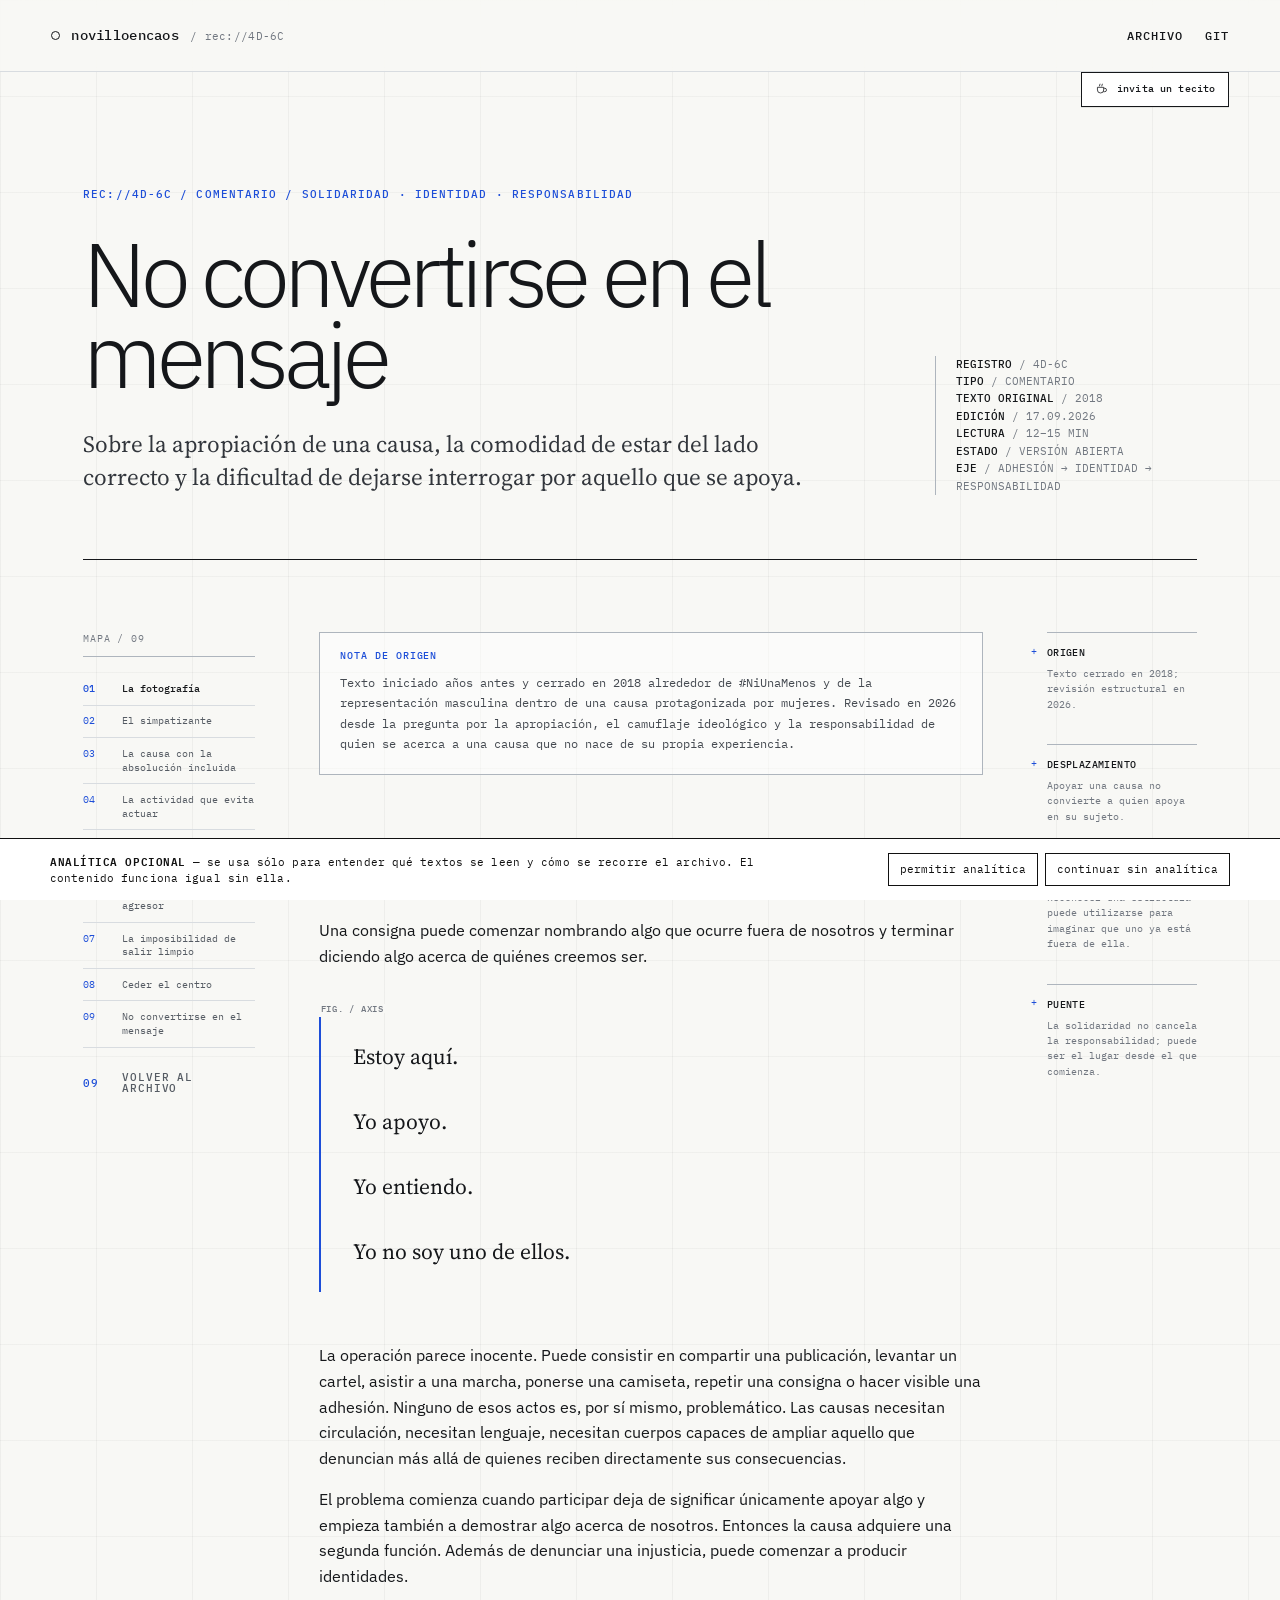
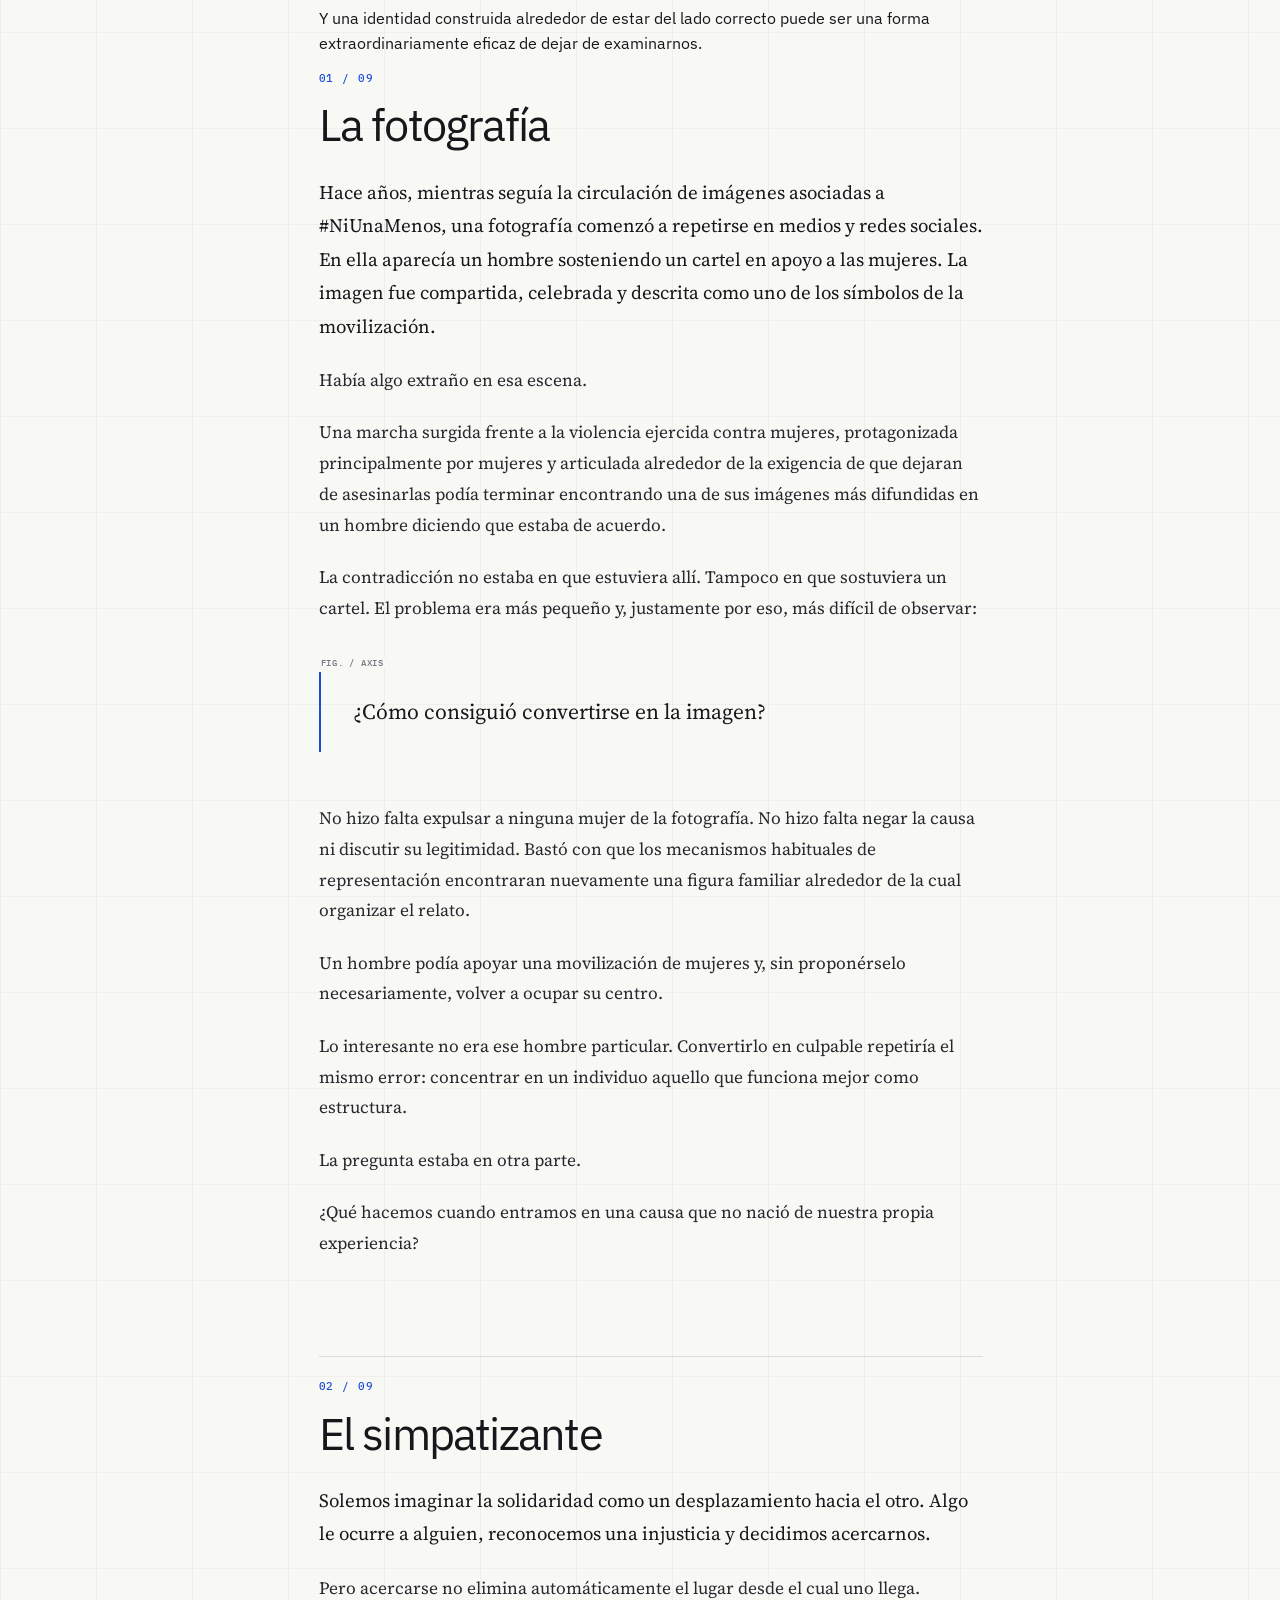
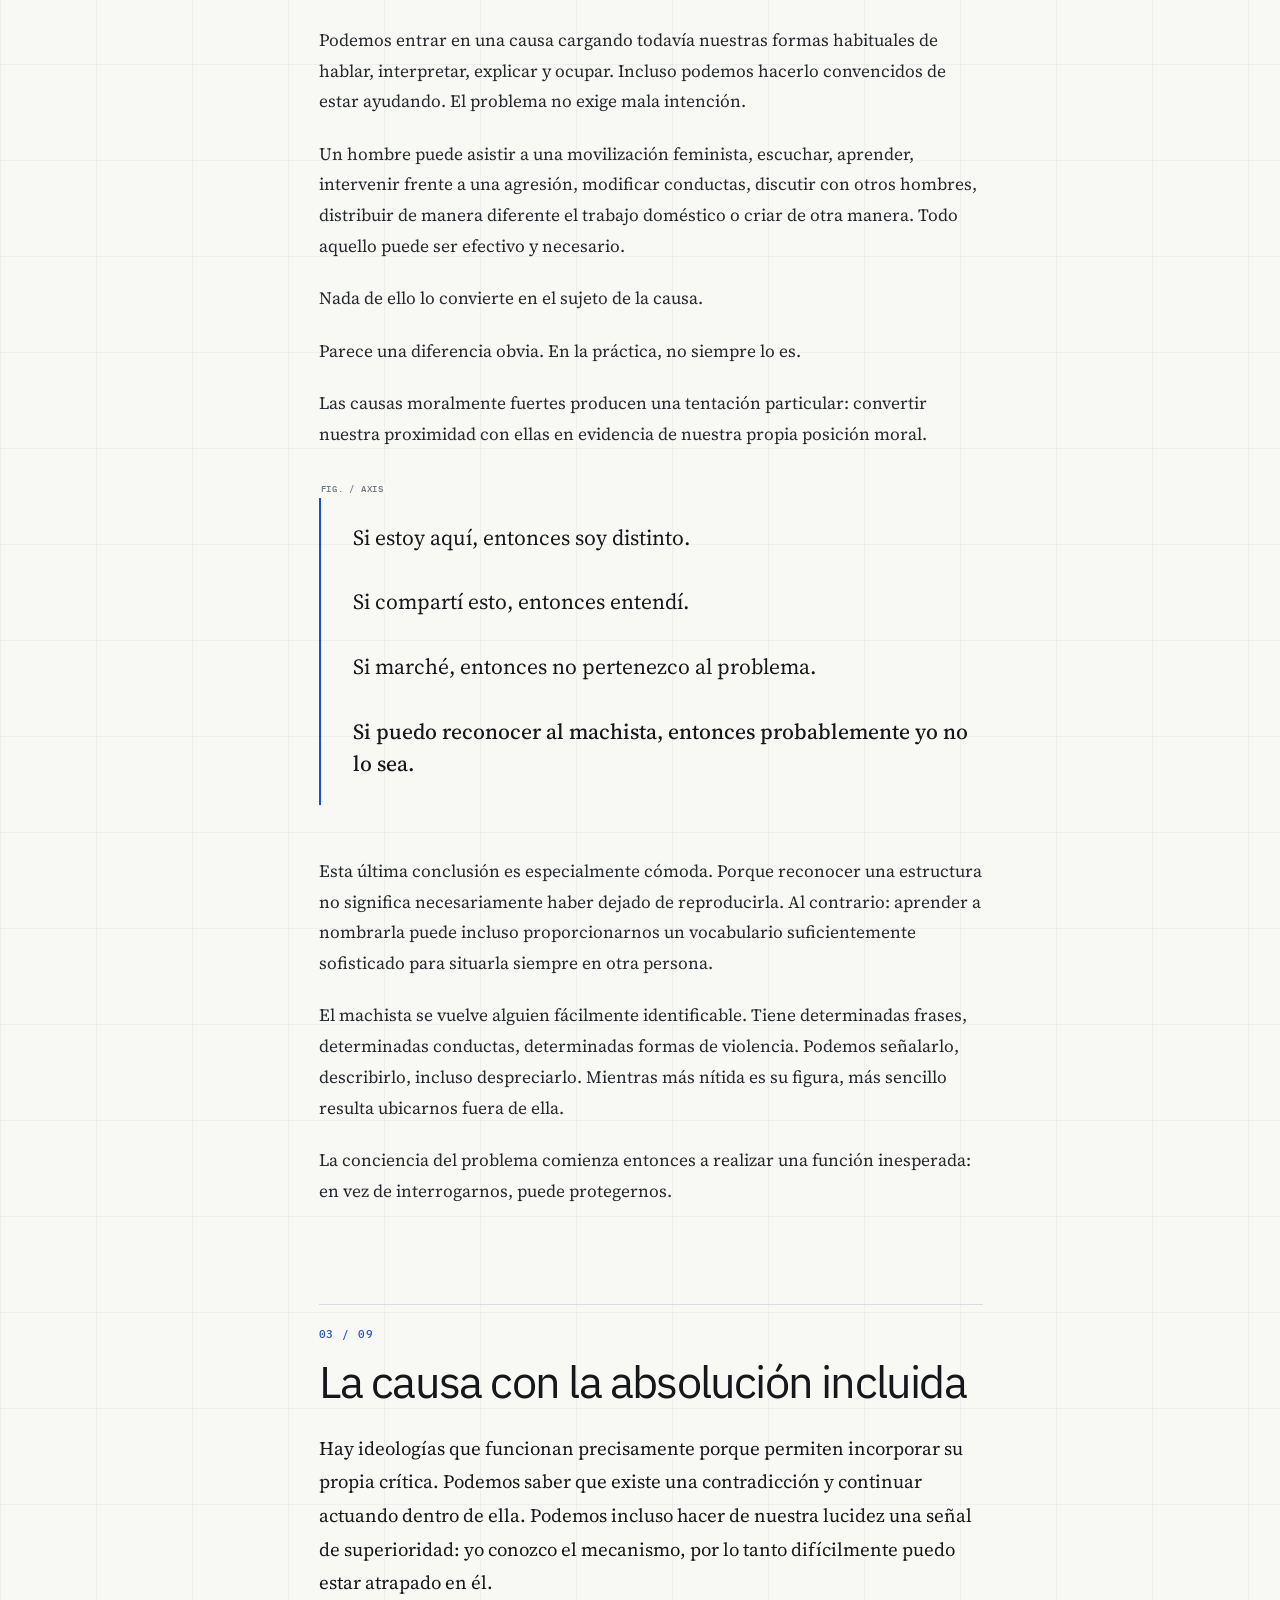
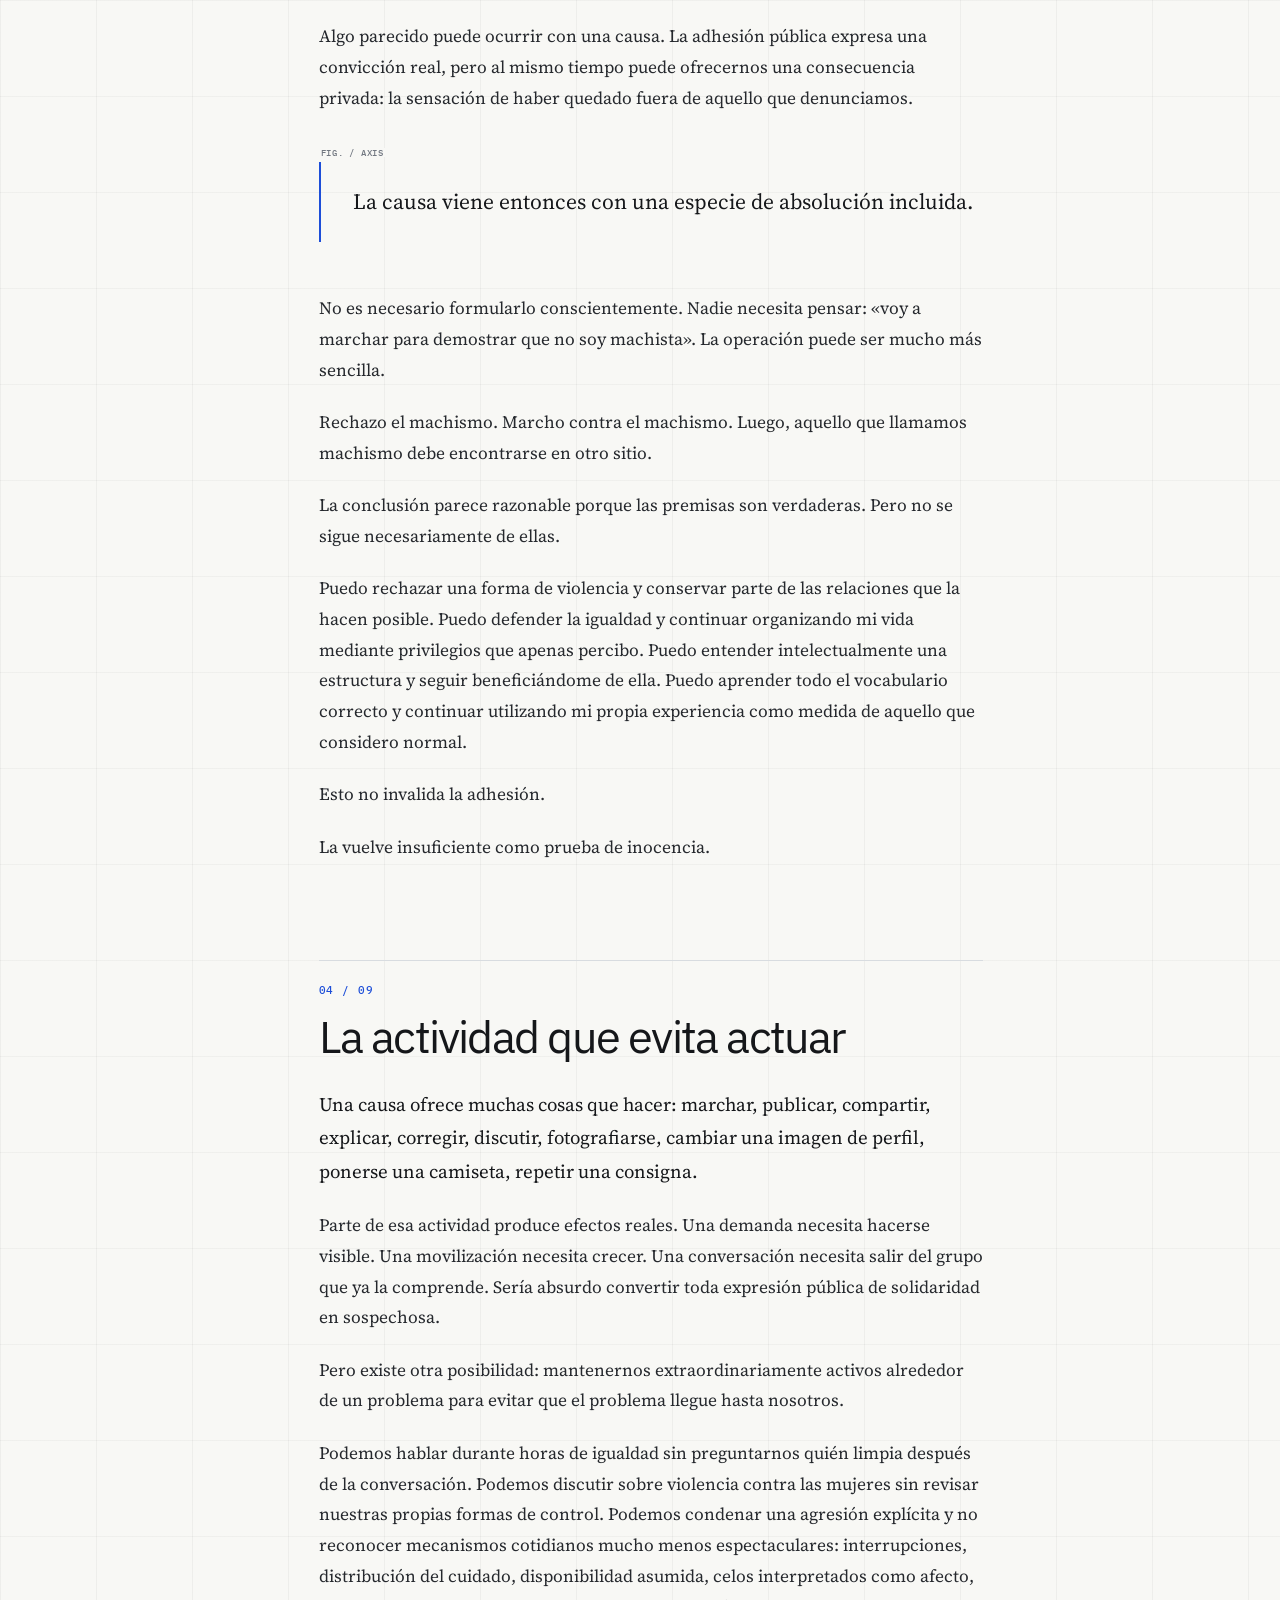
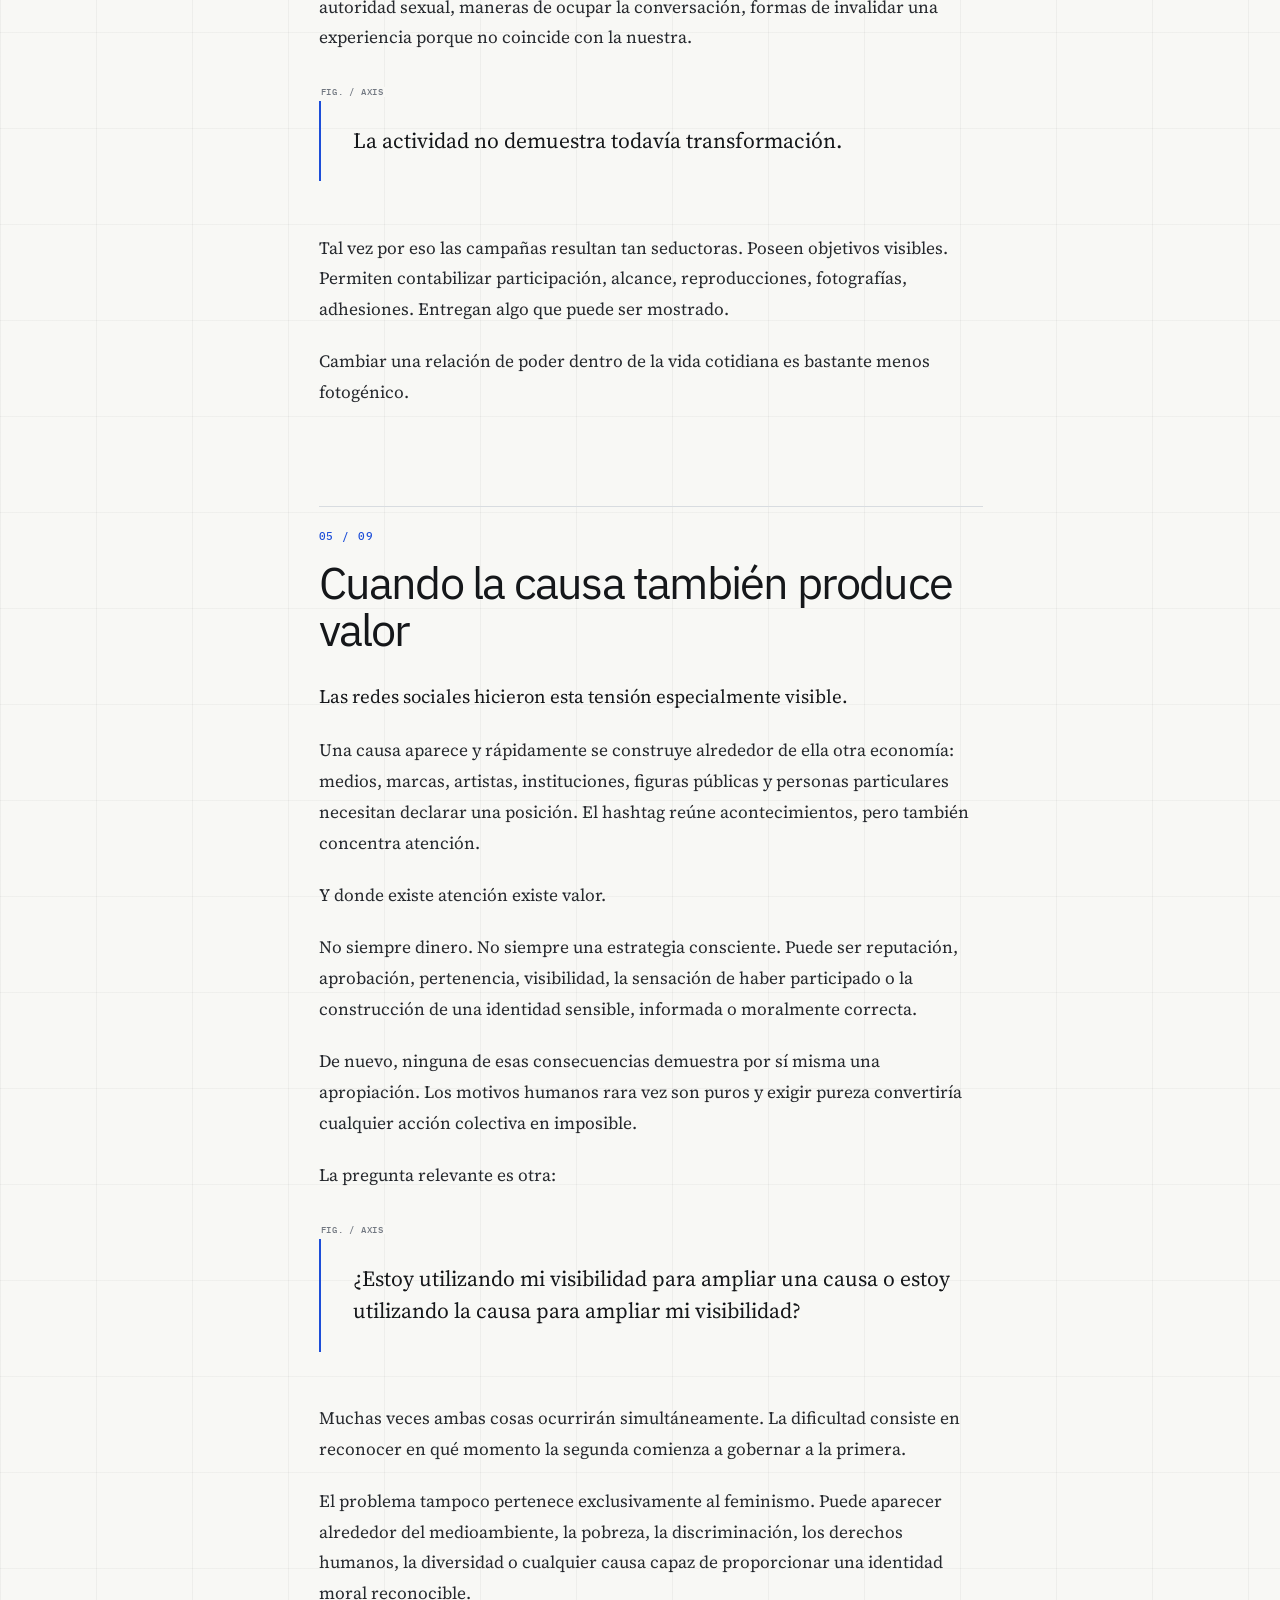
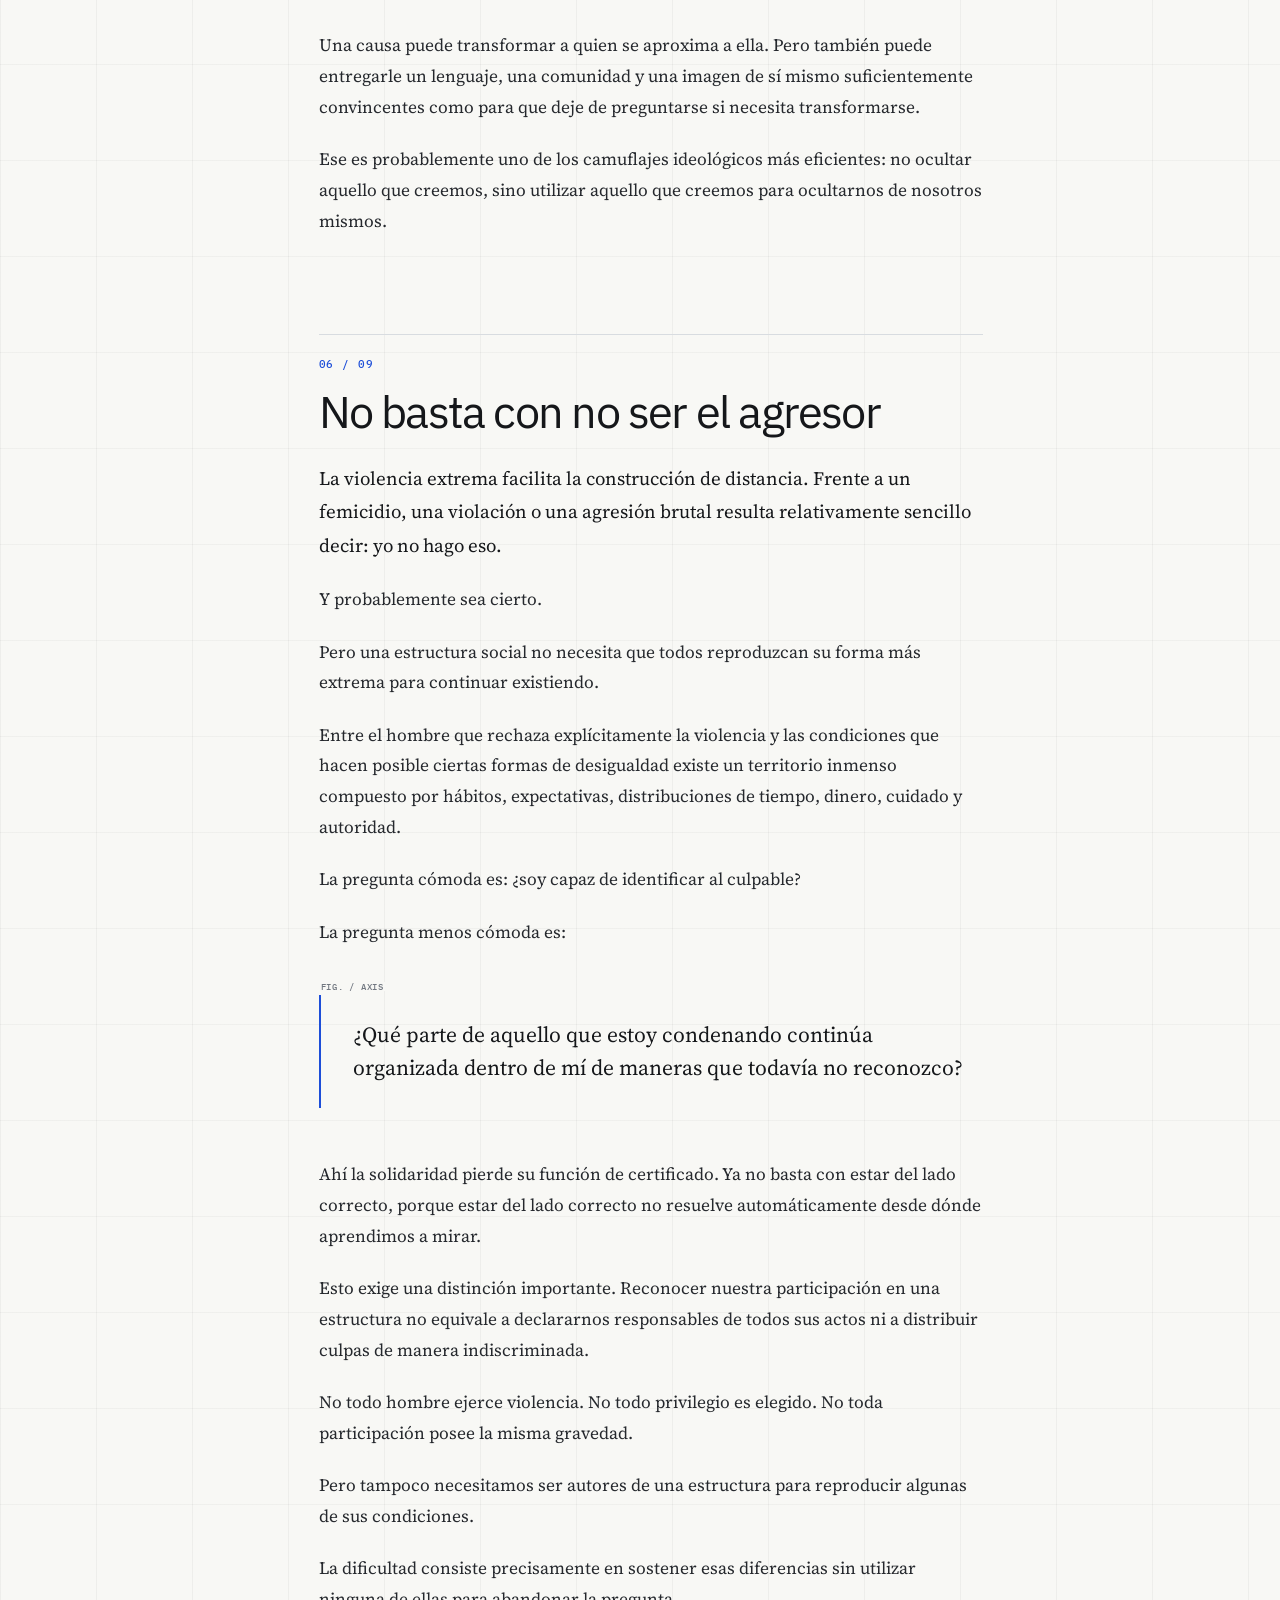
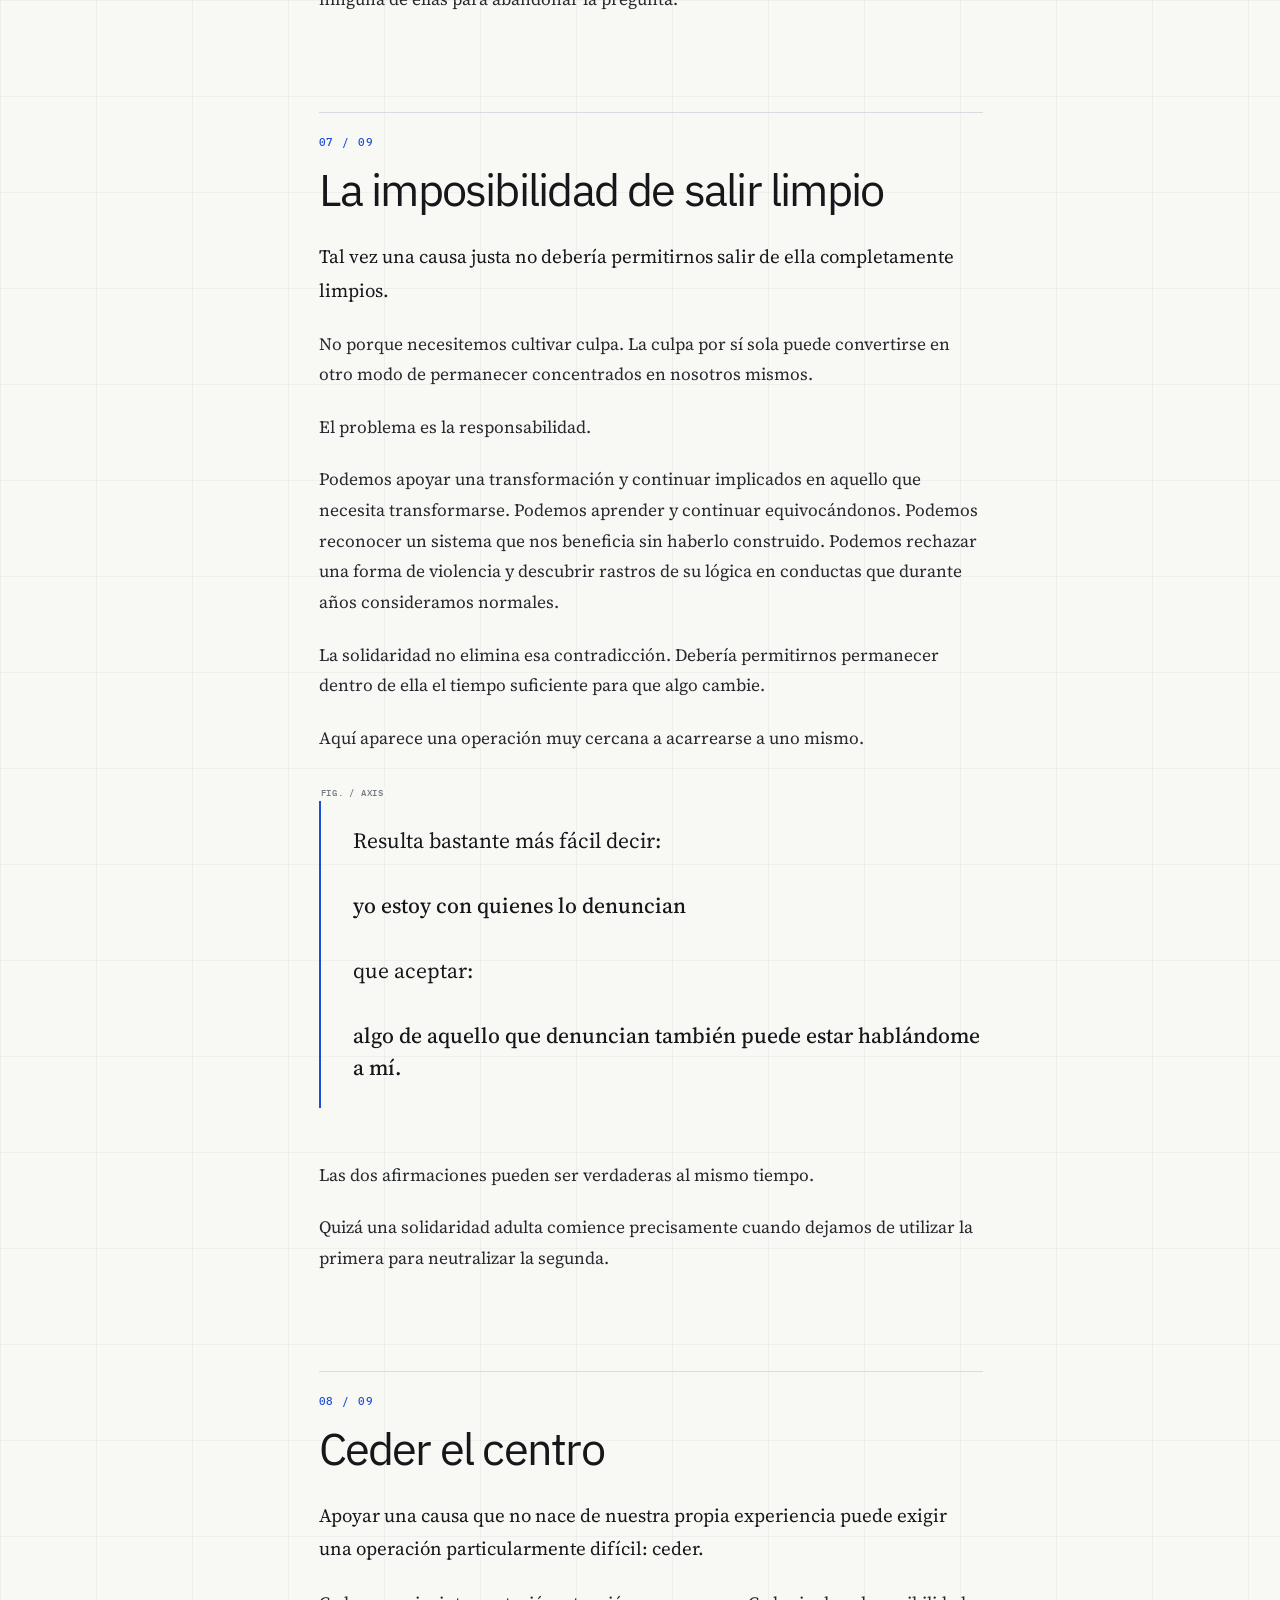
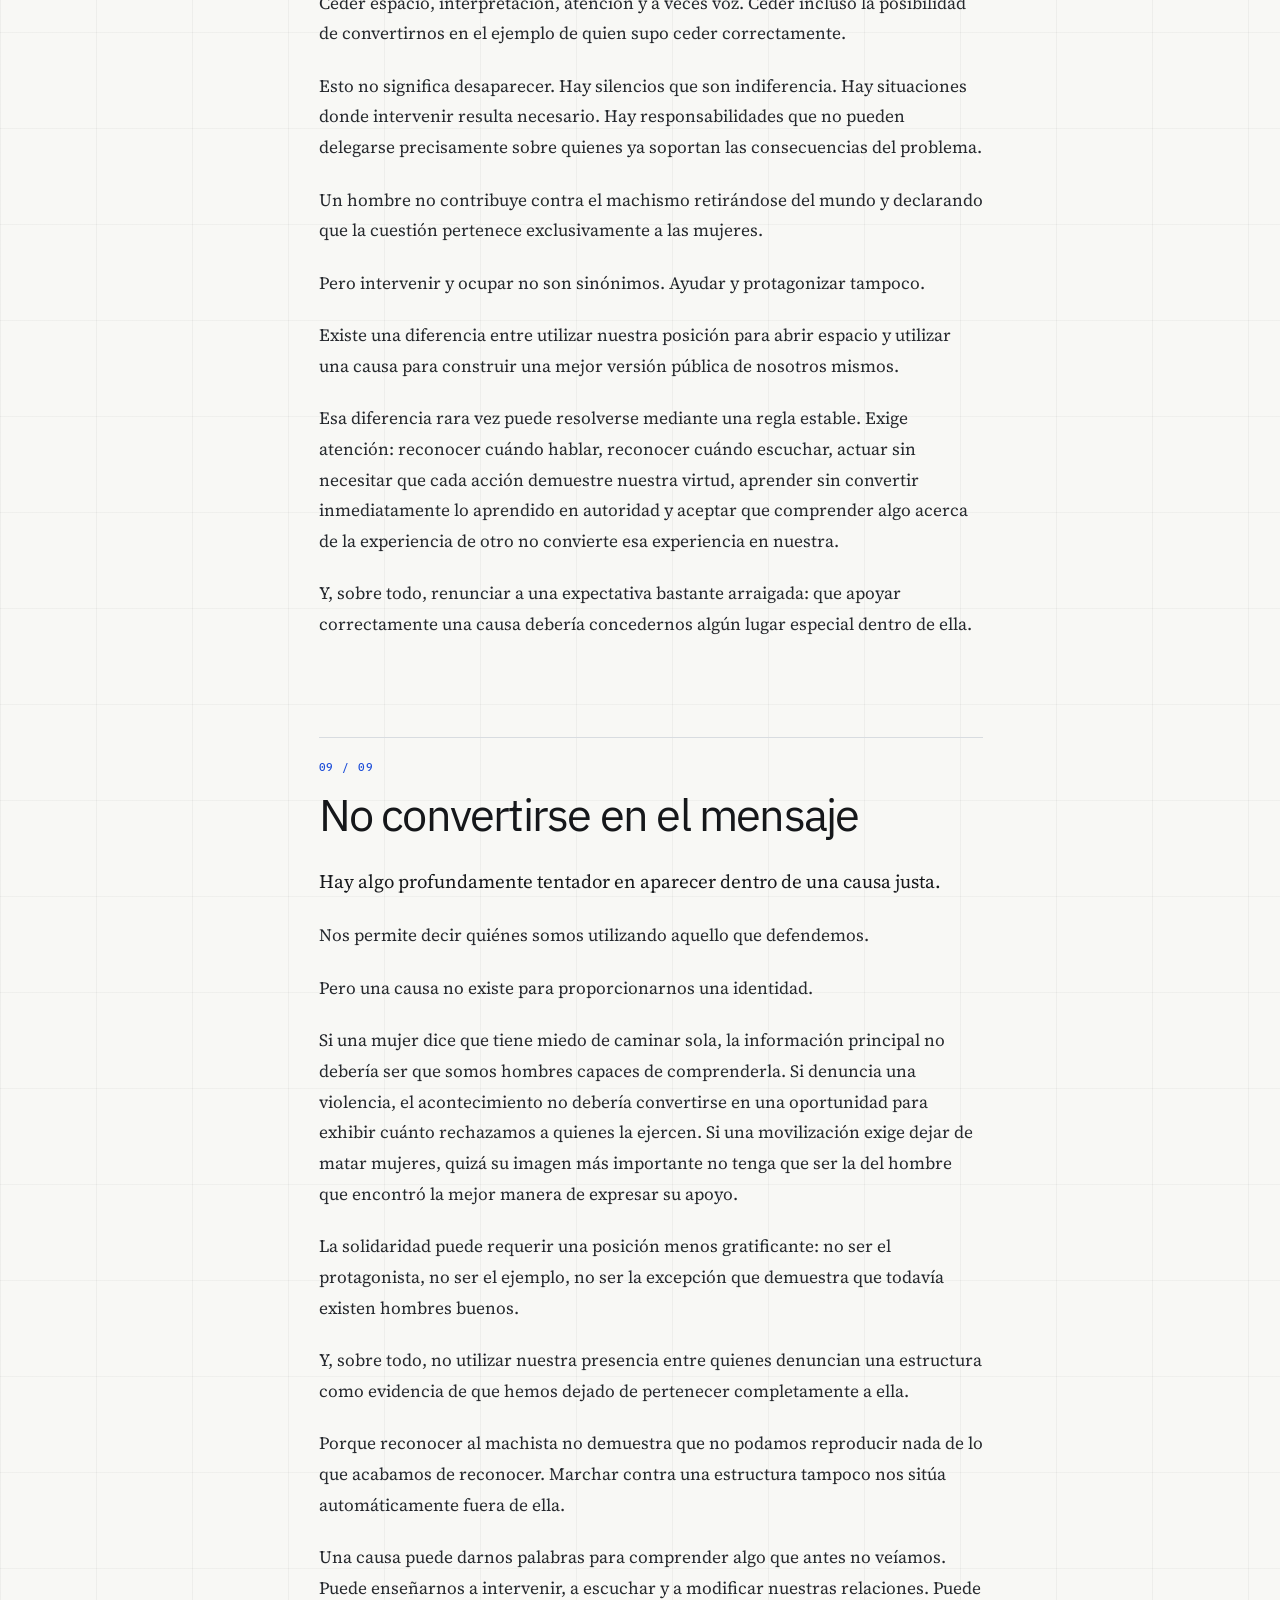
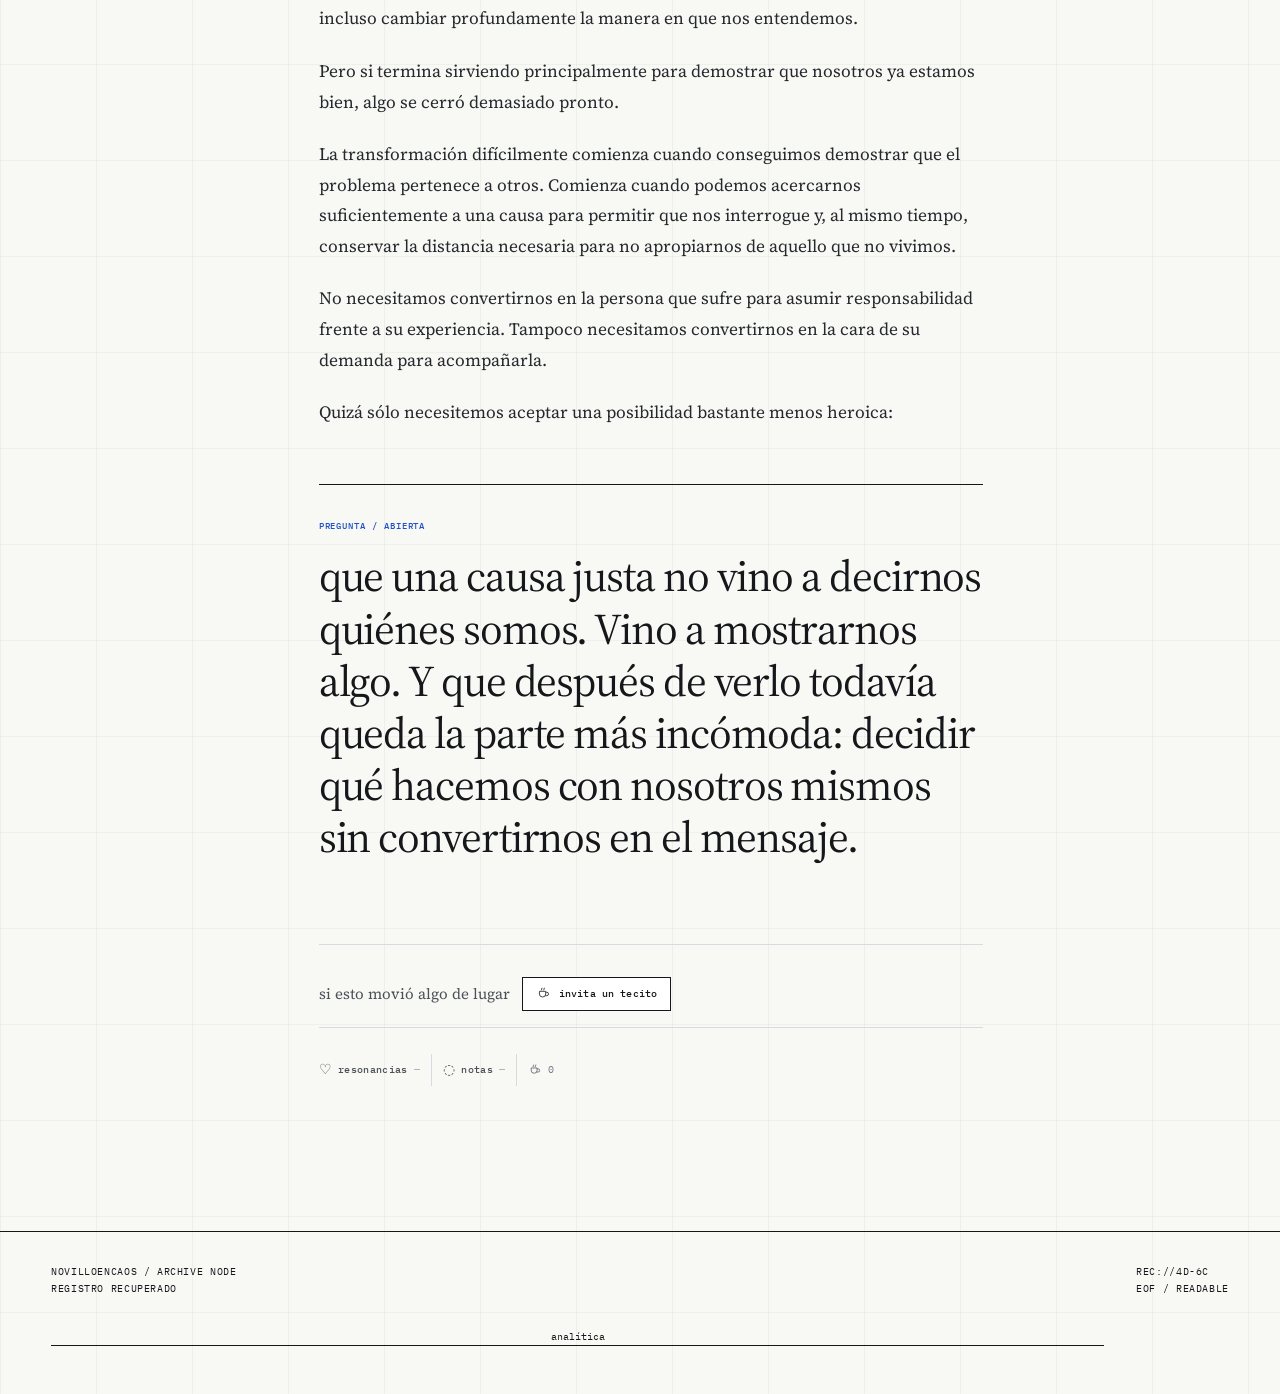
<file: ensayos/no-convertirse-en-el-mensaje/index.html>
<!doctype html>
<html lang="es">
<head>
  <meta charset="utf-8">
  <meta name="viewport" content="width=device-width,initial-scale=1">
  <meta name="description" content="No convertirse en el mensaje — comentario crítico sobre solidaridad, apropiación, identidad y responsabilidad.">
  <title>No convertirse en el mensaje — novilloencaos</title>
  <link rel="stylesheet" href="../../assets/css/site.css?v=20260922-5">
</head>
<body class="site-grid">
  <div class="reading-progress" aria-hidden="true"></div>
  <header class="site-header">
    <a class="brand" href="../../"><i aria-hidden="true"></i><span>novilloencaos</span><small>/ rec://4D-6C</small></a>
    <nav class="site-nav" aria-label="Navegación principal">
      <a href="../../#archivo">Archivo</a>
      <a href="https://github.com/NGRR/novilloencaos">Git</a>
    </nav>
  </header>

  <main class="essay-shell">
    <header class="essay-hero">
      <div>
        <p class="essay-kicker">REC://4D-6C / COMENTARIO / SOLIDARIDAD · IDENTIDAD · RESPONSABILIDAD</p>
        <h1>No convertirse en el mensaje</h1>
        <p class="essay-deck">Sobre la apropiación de una causa, la comodidad de estar del lado correcto y la dificultad de dejarse interrogar por aquello que se apoya.</p>
      </div>
      <aside class="essay-spec" aria-label="Ficha del texto">
        <strong>REGISTRO</strong> / 4D-6C<br>
        <strong>TIPO</strong> / COMENTARIO<br>
        <strong>TEXTO ORIGINAL</strong> / 2018<br>
        <strong>EDICIÓN</strong> / 17.09.2026<br>
        <strong>LECTURA</strong> / 12–15 MIN<br>
        <strong>ESTADO</strong> / VERSIÓN ABIERTA<br>
        <strong>EJE</strong> / ADHESIÓN → IDENTIDAD → RESPONSABILIDAD
      </aside>
    </header>

    <div class="essay-layout">
      <nav class="toc" aria-label="Índice del comentario">
        <span class="toc-title">Mapa / 09</span>
        <ol>
          <li><a href="#fotografia">La fotografía</a></li>
          <li><a href="#simpatizante">El simpatizante</a></li>
          <li><a href="#absolucion">La causa con la absolución incluida</a></li>
          <li><a href="#actividad">La actividad que evita actuar</a></li>
          <li><a href="#valor">Cuando la causa también produce valor</a></li>
          <li><a href="#agresor">No basta con no ser el agresor</a></li>
          <li><a href="#salir-limpio">La imposibilidad de salir limpio</a></li>
          <li><a href="#ceder">Ceder el centro</a></li>
          <li><a href="#mensaje">No convertirse en el mensaje</a></li>
        </ol>
        <a class="back-link" href="../../">Volver al archivo</a>
      </nav>

      <article class="essay-body">
        <aside class="source-note" aria-label="Nota de origen">
          <b>NOTA DE ORIGEN</b>
          <p>Texto iniciado años antes y cerrado en 2018 alrededor de #NiUnaMenos y de la representación masculina dentro de una causa protagonizada por mujeres. Revisado en 2026 desde la pregunta por la apropiación, el camuflaje ideológico y la responsabilidad de quien se acerca a una causa que no nace de su propia experiencia.</p>
        </aside>

        <p>Hay una forma de solidaridad que produce una satisfacción particular: permite participar de una causa y, al mismo tiempo, obtener de ella una definición de uno mismo.</p>

        <p>Una consigna puede comenzar nombrando algo que ocurre fuera de nosotros y terminar diciendo algo acerca de quiénes creemos ser.</p>

        <div class="quote-axis">Estoy aquí.<br><br>Yo apoyo.<br><br>Yo entiendo.<br><br>Yo no soy uno de ellos.</div>

        <p>La operación parece inocente. Puede consistir en compartir una publicación, levantar un cartel, asistir a una marcha, ponerse una camiseta, repetir una consigna o hacer visible una adhesión. Ninguno de esos actos es, por sí mismo, problemático. Las causas necesitan circulación, necesitan lenguaje, necesitan cuerpos capaces de ampliar aquello que denuncian más allá de quienes reciben directamente sus consecuencias.</p>

        <p>El problema comienza cuando participar deja de significar únicamente apoyar algo y empieza también a demostrar algo acerca de nosotros. Entonces la causa adquiere una segunda función. Además de denunciar una injusticia, puede comenzar a producir identidades.</p>

        <p>Y una identidad construida alrededor de estar del lado correcto puede ser una forma extraordinariamente eficaz de dejar de examinarnos.</p>

        <section class="essay-section" id="fotografia">
          <span class="section-number">01 / 09</span>
          <h2>La fotografía</h2>

          <p>Hace años, mientras seguía la circulación de imágenes asociadas a #NiUnaMenos, una fotografía comenzó a repetirse en medios y redes sociales. En ella aparecía un hombre sosteniendo un cartel en apoyo a las mujeres. La imagen fue compartida, celebrada y descrita como uno de los símbolos de la movilización.</p>

          <p>Había algo extraño en esa escena.</p>

          <p>Una marcha surgida frente a la violencia ejercida contra mujeres, protagonizada principalmente por mujeres y articulada alrededor de la exigencia de que dejaran de asesinarlas podía terminar encontrando una de sus imágenes más difundidas en un hombre diciendo que estaba de acuerdo.</p>

          <p>La contradicción no estaba en que estuviera allí. Tampoco en que sostuviera un cartel. El problema era más pequeño y, justamente por eso, más difícil de observar:</p>

          <div class="quote-axis">¿Cómo consiguió convertirse en la imagen?</div>

          <p>No hizo falta expulsar a ninguna mujer de la fotografía. No hizo falta negar la causa ni discutir su legitimidad. Bastó con que los mecanismos habituales de representación encontraran nuevamente una figura familiar alrededor de la cual organizar el relato.</p>

          <p>Un hombre podía apoyar una movilización de mujeres y, sin proponérselo necesariamente, volver a ocupar su centro.</p>

          <p>Lo interesante no era ese hombre particular. Convertirlo en culpable repetiría el mismo error: concentrar en un individuo aquello que funciona mejor como estructura.</p>

          <p>La pregunta estaba en otra parte.</p>

          <p>¿Qué hacemos cuando entramos en una causa que no nació de nuestra propia experiencia?</p>
        </section>

        <section class="essay-section" id="simpatizante">
          <span class="section-number">02 / 09</span>
          <h2>El simpatizante</h2>

          <p>Solemos imaginar la solidaridad como un desplazamiento hacia el otro. Algo le ocurre a alguien, reconocemos una injusticia y decidimos acercarnos.</p>

          <p>Pero acercarse no elimina automáticamente el lugar desde el cual uno llega.</p>

          <p>Podemos entrar en una causa cargando todavía nuestras formas habituales de hablar, interpretar, explicar y ocupar. Incluso podemos hacerlo convencidos de estar ayudando. El problema no exige mala intención.</p>

          <p>Un hombre puede asistir a una movilización feminista, escuchar, aprender, intervenir frente a una agresión, modificar conductas, discutir con otros hombres, distribuir de manera diferente el trabajo doméstico o criar de otra manera. Todo aquello puede ser efectivo y necesario.</p>

          <p>Nada de ello lo convierte en el sujeto de la causa.</p>

          <p>Parece una diferencia obvia. En la práctica, no siempre lo es.</p>

          <p>Las causas moralmente fuertes producen una tentación particular: convertir nuestra proximidad con ellas en evidencia de nuestra propia posición moral.</p>

          <div class="quote-axis">Si estoy aquí, entonces soy distinto.<br><br>Si compartí esto, entonces entendí.<br><br>Si marché, entonces no pertenezco al problema.<br><br><strong>Si puedo reconocer al machista, entonces probablemente yo no lo sea.</strong></div>

          <p>Esta última conclusión es especialmente cómoda. Porque reconocer una estructura no significa necesariamente haber dejado de reproducirla. Al contrario: aprender a nombrarla puede incluso proporcionarnos un vocabulario suficientemente sofisticado para situarla siempre en otra persona.</p>

          <p>El machista se vuelve alguien fácilmente identificable. Tiene determinadas frases, determinadas conductas, determinadas formas de violencia. Podemos señalarlo, describirlo, incluso despreciarlo. Mientras más nítida es su figura, más sencillo resulta ubicarnos fuera de ella.</p>

          <p>La conciencia del problema comienza entonces a realizar una función inesperada: en vez de interrogarnos, puede protegernos.</p>
        </section>

        <section class="essay-section" id="absolucion">
          <span class="section-number">03 / 09</span>
          <h2>La causa con la absolución incluida</h2>

          <p>Hay ideologías que funcionan precisamente porque permiten incorporar su propia crítica. Podemos saber que existe una contradicción y continuar actuando dentro de ella. Podemos incluso hacer de nuestra lucidez una señal de superioridad: yo conozco el mecanismo, por lo tanto difícilmente puedo estar atrapado en él.</p>

          <p>Algo parecido puede ocurrir con una causa. La adhesión pública expresa una convicción real, pero al mismo tiempo puede ofrecernos una consecuencia privada: la sensación de haber quedado fuera de aquello que denunciamos.</p>

          <div class="quote-axis">La causa viene entonces con una especie de absolución incluida.</div>

          <p>No es necesario formularlo conscientemente. Nadie necesita pensar: «voy a marchar para demostrar que no soy machista». La operación puede ser mucho más sencilla.</p>

          <p>Rechazo el machismo. Marcho contra el machismo. Luego, aquello que llamamos machismo debe encontrarse en otro sitio.</p>

          <p>La conclusión parece razonable porque las premisas son verdaderas. Pero no se sigue necesariamente de ellas.</p>

          <p>Puedo rechazar una forma de violencia y conservar parte de las relaciones que la hacen posible. Puedo defender la igualdad y continuar organizando mi vida mediante privilegios que apenas percibo. Puedo entender intelectualmente una estructura y seguir beneficiándome de ella. Puedo aprender todo el vocabulario correcto y continuar utilizando mi propia experiencia como medida de aquello que considero normal.</p>

          <p>Esto no invalida la adhesión.</p>

          <p>La vuelve insuficiente como prueba de inocencia.</p>
        </section>

        <section class="essay-section" id="actividad">
          <span class="section-number">04 / 09</span>
          <h2>La actividad que evita actuar</h2>

          <p>Una causa ofrece muchas cosas que hacer: marchar, publicar, compartir, explicar, corregir, discutir, fotografiarse, cambiar una imagen de perfil, ponerse una camiseta, repetir una consigna.</p>

          <p>Parte de esa actividad produce efectos reales. Una demanda necesita hacerse visible. Una movilización necesita crecer. Una conversación necesita salir del grupo que ya la comprende. Sería absurdo convertir toda expresión pública de solidaridad en sospechosa.</p>

          <p>Pero existe otra posibilidad: mantenernos extraordinariamente activos alrededor de un problema para evitar que el problema llegue hasta nosotros.</p>

          <p>Podemos hablar durante horas de igualdad sin preguntarnos quién limpia después de la conversación. Podemos discutir sobre violencia contra las mujeres sin revisar nuestras propias formas de control. Podemos condenar una agresión explícita y no reconocer mecanismos cotidianos mucho menos espectaculares: interrupciones, distribución del cuidado, disponibilidad asumida, celos interpretados como afecto, autoridad sexual, maneras de ocupar la conversación, formas de invalidar una experiencia porque no coincide con la nuestra.</p>

          <div class="quote-axis">La actividad no demuestra todavía transformación.</div>

          <p>Tal vez por eso las campañas resultan tan seductoras. Poseen objetivos visibles. Permiten contabilizar participación, alcance, reproducciones, fotografías, adhesiones. Entregan algo que puede ser mostrado.</p>

          <p>Cambiar una relación de poder dentro de la vida cotidiana es bastante menos fotogénico.</p>
        </section>

        <section class="essay-section" id="valor">
          <span class="section-number">05 / 09</span>
          <h2>Cuando la causa también produce valor</h2>

          <p>Las redes sociales hicieron esta tensión especialmente visible.</p>

          <p>Una causa aparece y rápidamente se construye alrededor de ella otra economía: medios, marcas, artistas, instituciones, figuras públicas y personas particulares necesitan declarar una posición. El hashtag reúne acontecimientos, pero también concentra atención.</p>

          <p>Y donde existe atención existe valor.</p>

          <p>No siempre dinero. No siempre una estrategia consciente. Puede ser reputación, aprobación, pertenencia, visibilidad, la sensación de haber participado o la construcción de una identidad sensible, informada o moralmente correcta.</p>

          <p>De nuevo, ninguna de esas consecuencias demuestra por sí misma una apropiación. Los motivos humanos rara vez son puros y exigir pureza convertiría cualquier acción colectiva en imposible.</p>

          <p>La pregunta relevante es otra:</p>

          <div class="quote-axis">¿Estoy utilizando mi visibilidad para ampliar una causa o estoy utilizando la causa para ampliar mi visibilidad?</div>

          <p>Muchas veces ambas cosas ocurrirán simultáneamente. La dificultad consiste en reconocer en qué momento la segunda comienza a gobernar a la primera.</p>

          <p>El problema tampoco pertenece exclusivamente al feminismo. Puede aparecer alrededor del medioambiente, la pobreza, la discriminación, los derechos humanos, la diversidad o cualquier causa capaz de proporcionar una identidad moral reconocible.</p>

          <p>Una causa puede transformar a quien se aproxima a ella. Pero también puede entregarle un lenguaje, una comunidad y una imagen de sí mismo suficientemente convincentes como para que deje de preguntarse si necesita transformarse.</p>

          <p>Ese es probablemente uno de los camuflajes ideológicos más eficientes: no ocultar aquello que creemos, sino utilizar aquello que creemos para ocultarnos de nosotros mismos.</p>
        </section>

        <section class="essay-section" id="agresor">
          <span class="section-number">06 / 09</span>
          <h2>No basta con no ser el agresor</h2>

          <p>La violencia extrema facilita la construcción de distancia. Frente a un femicidio, una violación o una agresión brutal resulta relativamente sencillo decir: yo no hago eso.</p>

          <p>Y probablemente sea cierto.</p>

          <p>Pero una estructura social no necesita que todos reproduzcan su forma más extrema para continuar existiendo.</p>

          <p>Entre el hombre que rechaza explícitamente la violencia y las condiciones que hacen posible ciertas formas de desigualdad existe un territorio inmenso compuesto por hábitos, expectativas, distribuciones de tiempo, dinero, cuidado y autoridad.</p>

          <p>La pregunta cómoda es: ¿soy capaz de identificar al culpable?</p>

          <p>La pregunta menos cómoda es:</p>

          <div class="quote-axis">¿Qué parte de aquello que estoy condenando continúa organizada dentro de mí de maneras que todavía no reconozco?</div>

          <p>Ahí la solidaridad pierde su función de certificado. Ya no basta con estar del lado correcto, porque estar del lado correcto no resuelve automáticamente desde dónde aprendimos a mirar.</p>

          <p>Esto exige una distinción importante. Reconocer nuestra participación en una estructura no equivale a declararnos responsables de todos sus actos ni a distribuir culpas de manera indiscriminada.</p>

          <p>No todo hombre ejerce violencia. No todo privilegio es elegido. No toda participación posee la misma gravedad.</p>

          <p>Pero tampoco necesitamos ser autores de una estructura para reproducir algunas de sus condiciones.</p>

          <p>La dificultad consiste precisamente en sostener esas diferencias sin utilizar ninguna de ellas para abandonar la pregunta.</p>
        </section>

        <section class="essay-section" id="salir-limpio">
          <span class="section-number">07 / 09</span>
          <h2>La imposibilidad de salir limpio</h2>

          <p>Tal vez una causa justa no debería permitirnos salir de ella completamente limpios.</p>

          <p>No porque necesitemos cultivar culpa. La culpa por sí sola puede convertirse en otro modo de permanecer concentrados en nosotros mismos.</p>

          <p>El problema es la responsabilidad.</p>

          <p>Podemos apoyar una transformación y continuar implicados en aquello que necesita transformarse. Podemos aprender y continuar equivocándonos. Podemos reconocer un sistema que nos beneficia sin haberlo construido. Podemos rechazar una forma de violencia y descubrir rastros de su lógica en conductas que durante años consideramos normales.</p>

          <p>La solidaridad no elimina esa contradicción. Debería permitirnos permanecer dentro de ella el tiempo suficiente para que algo cambie.</p>

          <p>Aquí aparece una operación muy cercana a acarrearse a uno mismo.</p>

          <div class="quote-axis">Resulta bastante más fácil decir:<br><br><strong>yo estoy con quienes lo denuncian</strong><br><br>que aceptar:<br><br><strong>algo de aquello que denuncian también puede estar hablándome a mí.</strong></div>

          <p>Las dos afirmaciones pueden ser verdaderas al mismo tiempo.</p>

          <p>Quizá una solidaridad adulta comience precisamente cuando dejamos de utilizar la primera para neutralizar la segunda.</p>
        </section>

        <section class="essay-section" id="ceder">
          <span class="section-number">08 / 09</span>
          <h2>Ceder el centro</h2>

          <p>Apoyar una causa que no nace de nuestra propia experiencia puede exigir una operación particularmente difícil: ceder.</p>

          <p>Ceder espacio, interpretación, atención y a veces voz. Ceder incluso la posibilidad de convertirnos en el ejemplo de quien supo ceder correctamente.</p>

          <p>Esto no significa desaparecer. Hay silencios que son indiferencia. Hay situaciones donde intervenir resulta necesario. Hay responsabilidades que no pueden delegarse precisamente sobre quienes ya soportan las consecuencias del problema.</p>

          <p>Un hombre no contribuye contra el machismo retirándose del mundo y declarando que la cuestión pertenece exclusivamente a las mujeres.</p>

          <p>Pero intervenir y ocupar no son sinónimos. Ayudar y protagonizar tampoco.</p>

          <p>Existe una diferencia entre utilizar nuestra posición para abrir espacio y utilizar una causa para construir una mejor versión pública de nosotros mismos.</p>

          <p>Esa diferencia rara vez puede resolverse mediante una regla estable. Exige atención: reconocer cuándo hablar, reconocer cuándo escuchar, actuar sin necesitar que cada acción demuestre nuestra virtud, aprender sin convertir inmediatamente lo aprendido en autoridad y aceptar que comprender algo acerca de la experiencia de otro no convierte esa experiencia en nuestra.</p>

          <p>Y, sobre todo, renunciar a una expectativa bastante arraigada: que apoyar correctamente una causa debería concedernos algún lugar especial dentro de ella.</p>
        </section>

        <section class="essay-section" id="mensaje">
          <span class="section-number">09 / 09</span>
          <h2>No convertirse en el mensaje</h2>

          <p>Hay algo profundamente tentador en aparecer dentro de una causa justa.</p>

          <p>Nos permite decir quiénes somos utilizando aquello que defendemos.</p>

          <p>Pero una causa no existe para proporcionarnos una identidad.</p>

          <p>Si una mujer dice que tiene miedo de caminar sola, la información principal no debería ser que somos hombres capaces de comprenderla. Si denuncia una violencia, el acontecimiento no debería convertirse en una oportunidad para exhibir cuánto rechazamos a quienes la ejercen. Si una movilización exige dejar de matar mujeres, quizá su imagen más importante no tenga que ser la del hombre que encontró la mejor manera de expresar su apoyo.</p>

          <p>La solidaridad puede requerir una posición menos gratificante: no ser el protagonista, no ser el ejemplo, no ser la excepción que demuestra que todavía existen hombres buenos.</p>

          <p>Y, sobre todo, no utilizar nuestra presencia entre quienes denuncian una estructura como evidencia de que hemos dejado de pertenecer completamente a ella.</p>

          <p>Porque reconocer al machista no demuestra que no podamos reproducir nada de lo que acabamos de reconocer. Marchar contra una estructura tampoco nos sitúa automáticamente fuera de ella.</p>

          <p>Una causa puede darnos palabras para comprender algo que antes no veíamos. Puede enseñarnos a intervenir, a escuchar y a modificar nuestras relaciones. Puede incluso cambiar profundamente la manera en que nos entendemos.</p>

          <p>Pero si termina sirviendo principalmente para demostrar que nosotros ya estamos bien, algo se cerró demasiado pronto.</p>

          <p>La transformación difícilmente comienza cuando conseguimos demostrar que el problema pertenece a otros. Comienza cuando podemos acercarnos suficientemente a una causa para permitir que nos interrogue y, al mismo tiempo, conservar la distancia necesaria para no apropiarnos de aquello que no vivimos.</p>

          <p>No necesitamos convertirnos en la persona que sufre para asumir responsabilidad frente a su experiencia. Tampoco necesitamos convertirnos en la cara de su demanda para acompañarla.</p>

          <p>Quizá sólo necesitemos aceptar una posibilidad bastante menos heroica:</p>

          <div class="closing-question">que una causa justa no vino a decirnos quiénes somos. Vino a mostrarnos algo. Y que después de verlo todavía queda la parte más incómoda: decidir qué hacemos con nosotros mismos sin convertirnos en el mensaje.</div>
        </section>
      </article>

      <aside class="margin-notes" aria-label="Notas marginales">
        <div class="margin-note"><b>ORIGEN</b>Texto cerrado en 2018; revisión estructural en 2026.</div>
        <div class="margin-note"><b>DESPLAZAMIENTO</b>Apoyar una causa no convierte a quien apoya en su sujeto.</div>
        <div class="margin-note"><b>CAMUFLAJE</b>Reconocer una estructura puede utilizarse para imaginar que uno ya está fuera de ella.</div>
        <div class="margin-note"><b>PUENTE</b>La solidaridad no cancela la responsabilidad; puede ser el lugar desde el que comienza.</div>
      </aside>
    </div>
  </main>

  <footer class="site-footer">
    <div>novilloencaos / archive node<br>registro recuperado</div>
    <div>REC://4D-6C<br>EOF / READABLE</div>
  </footer>
  <script src="../../assets/js/site.js?v=20260922-5"></script>
</body>
</html>
</file>
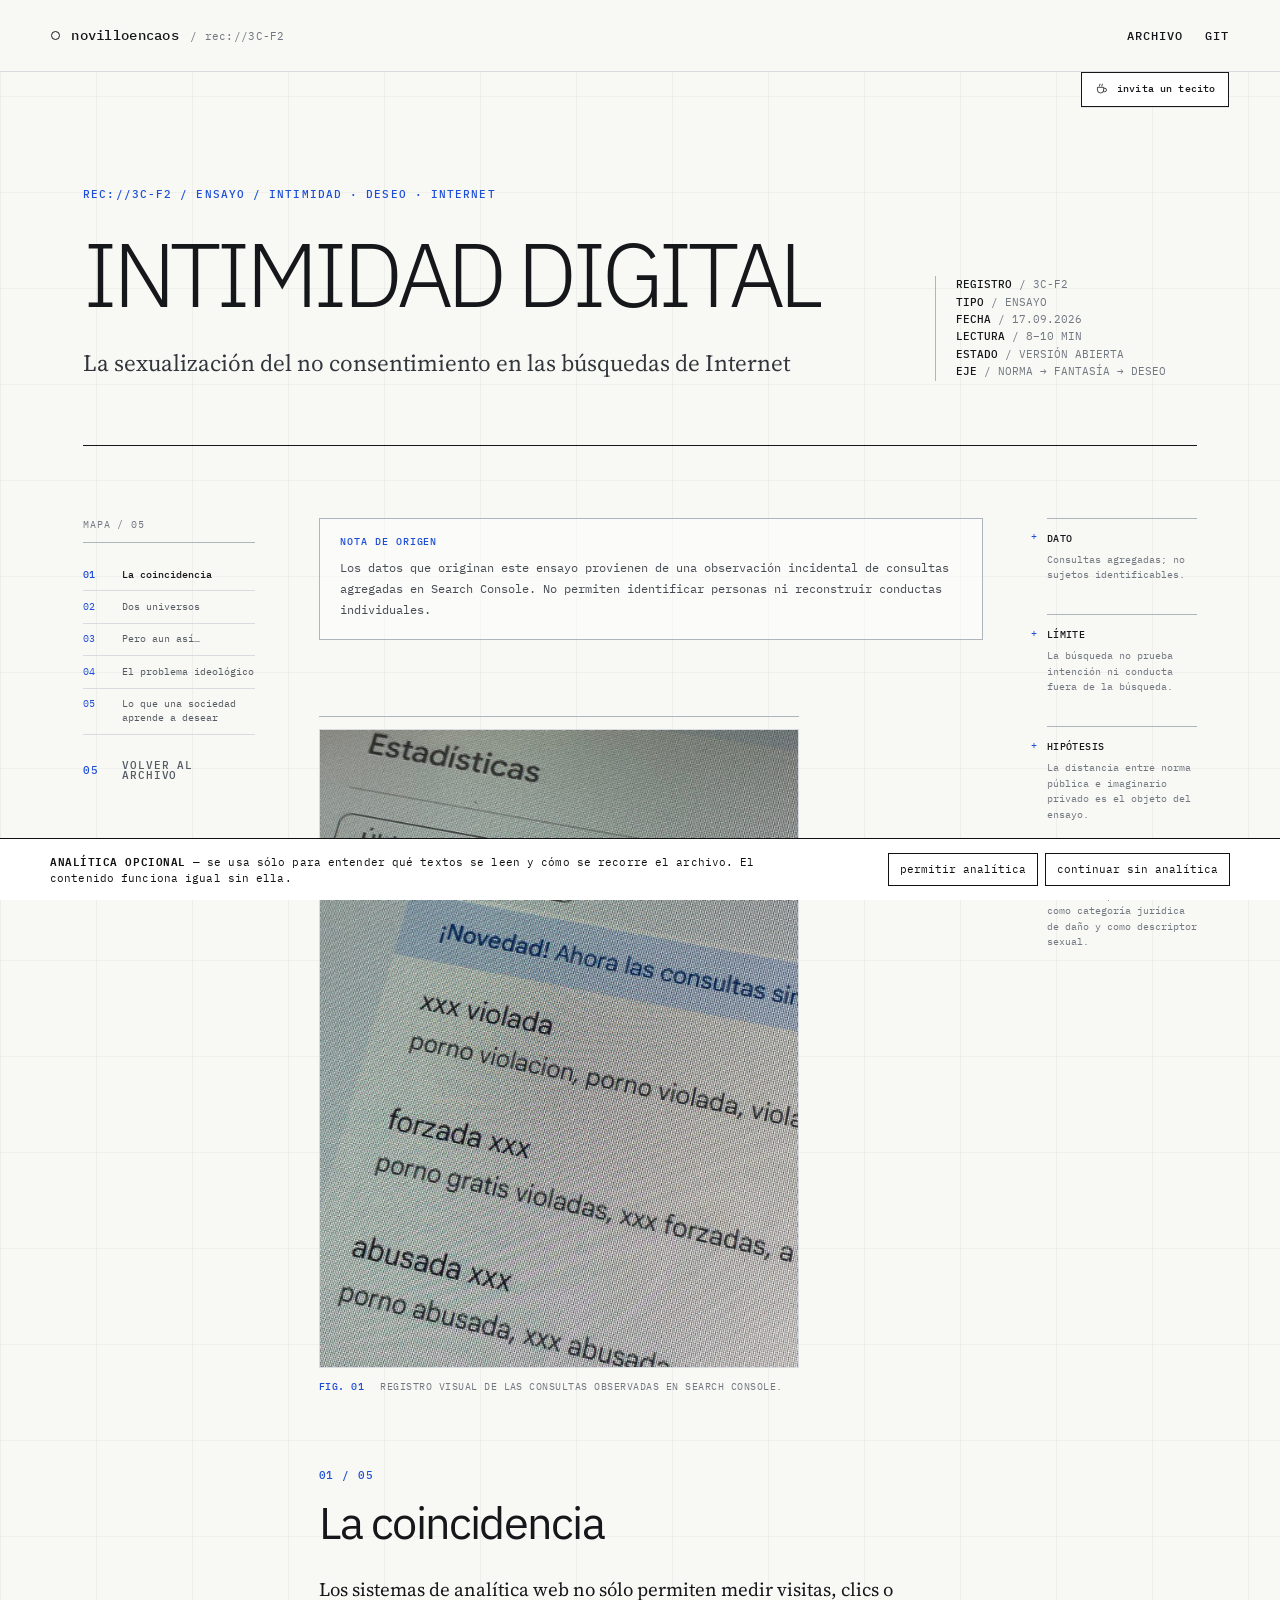
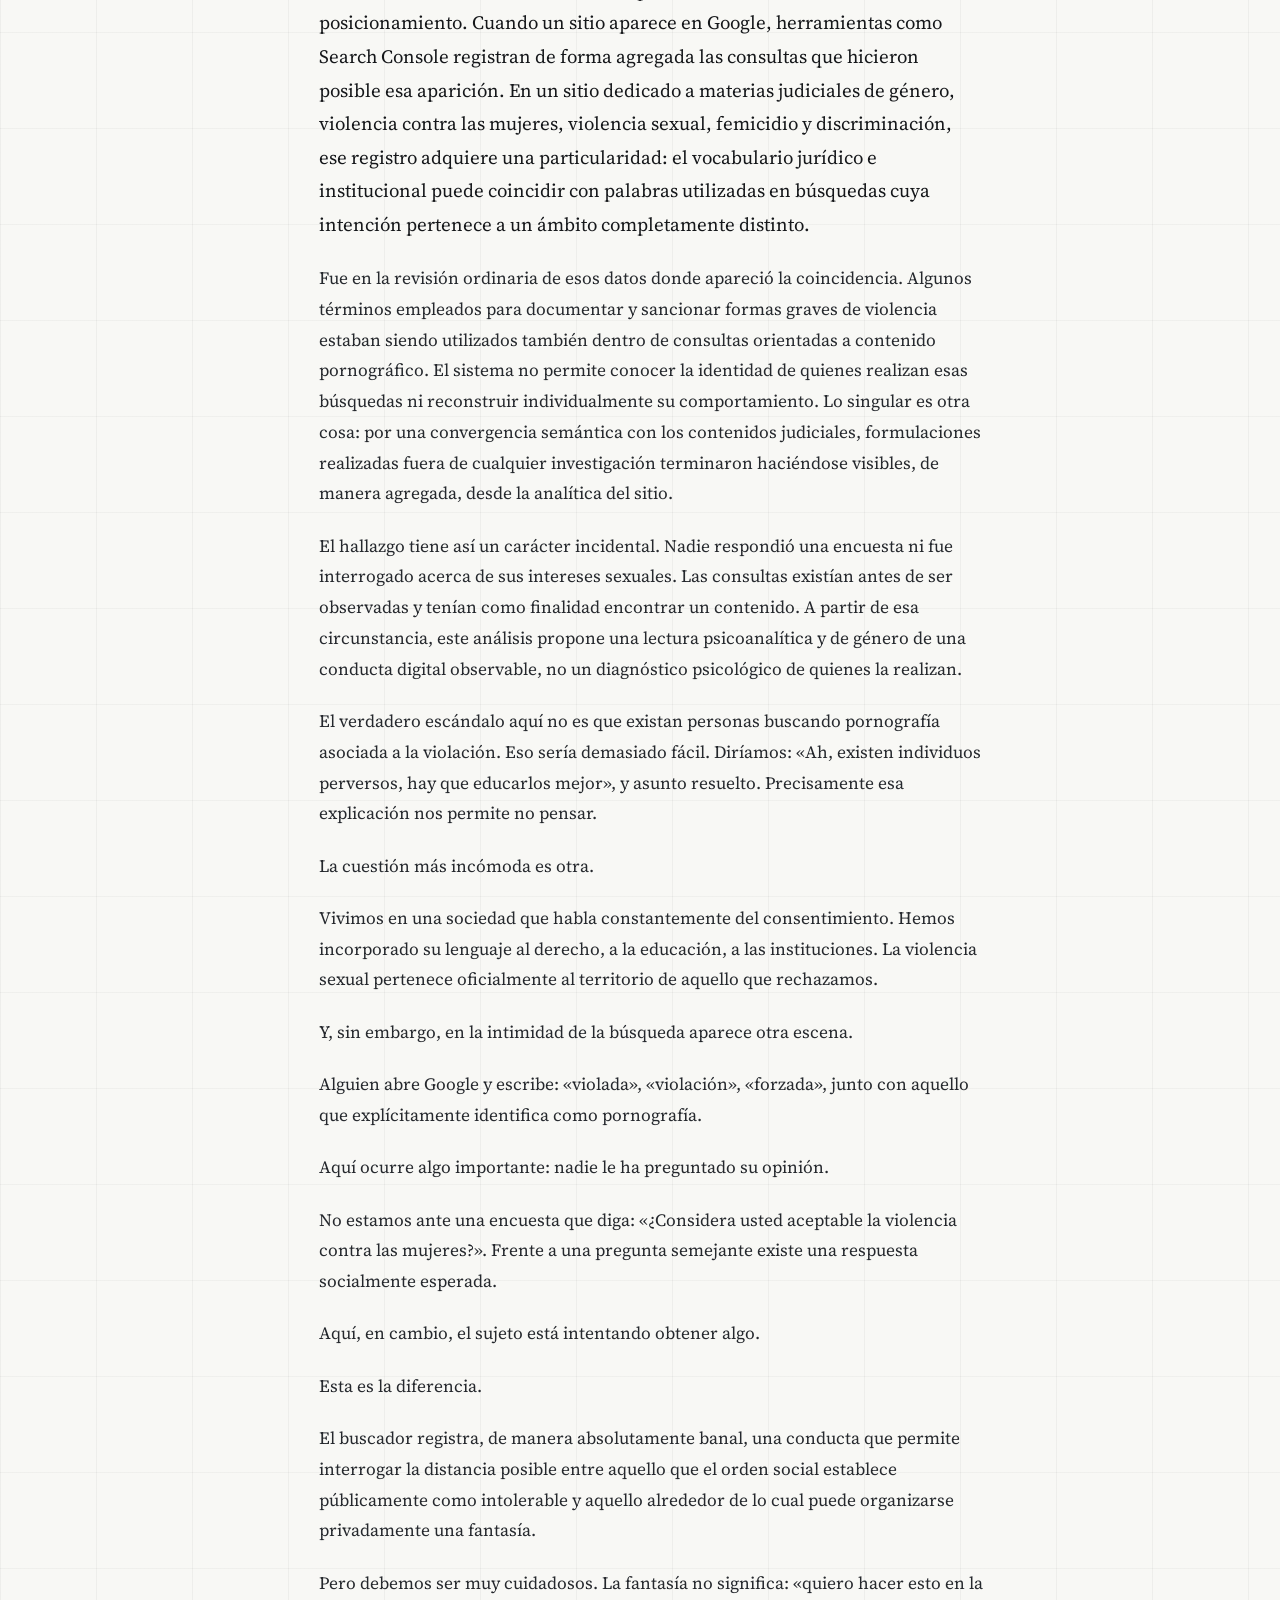
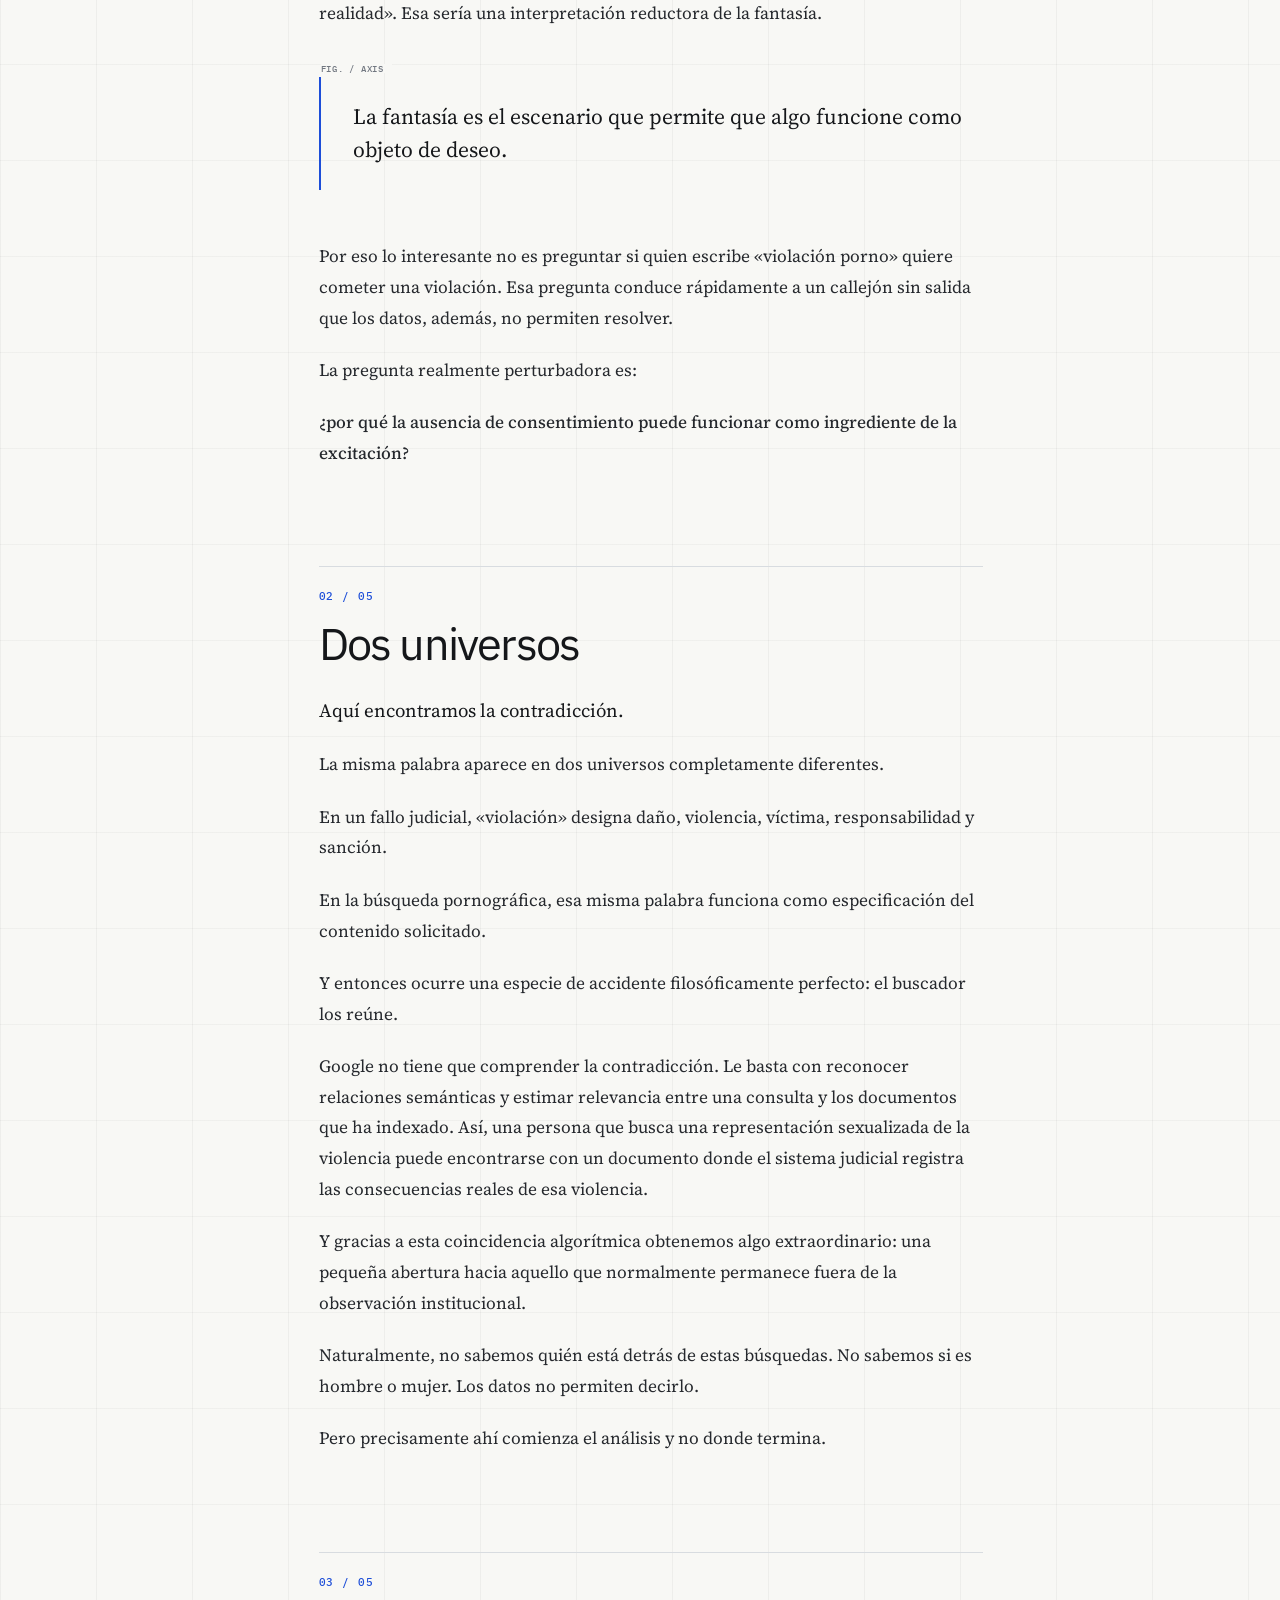
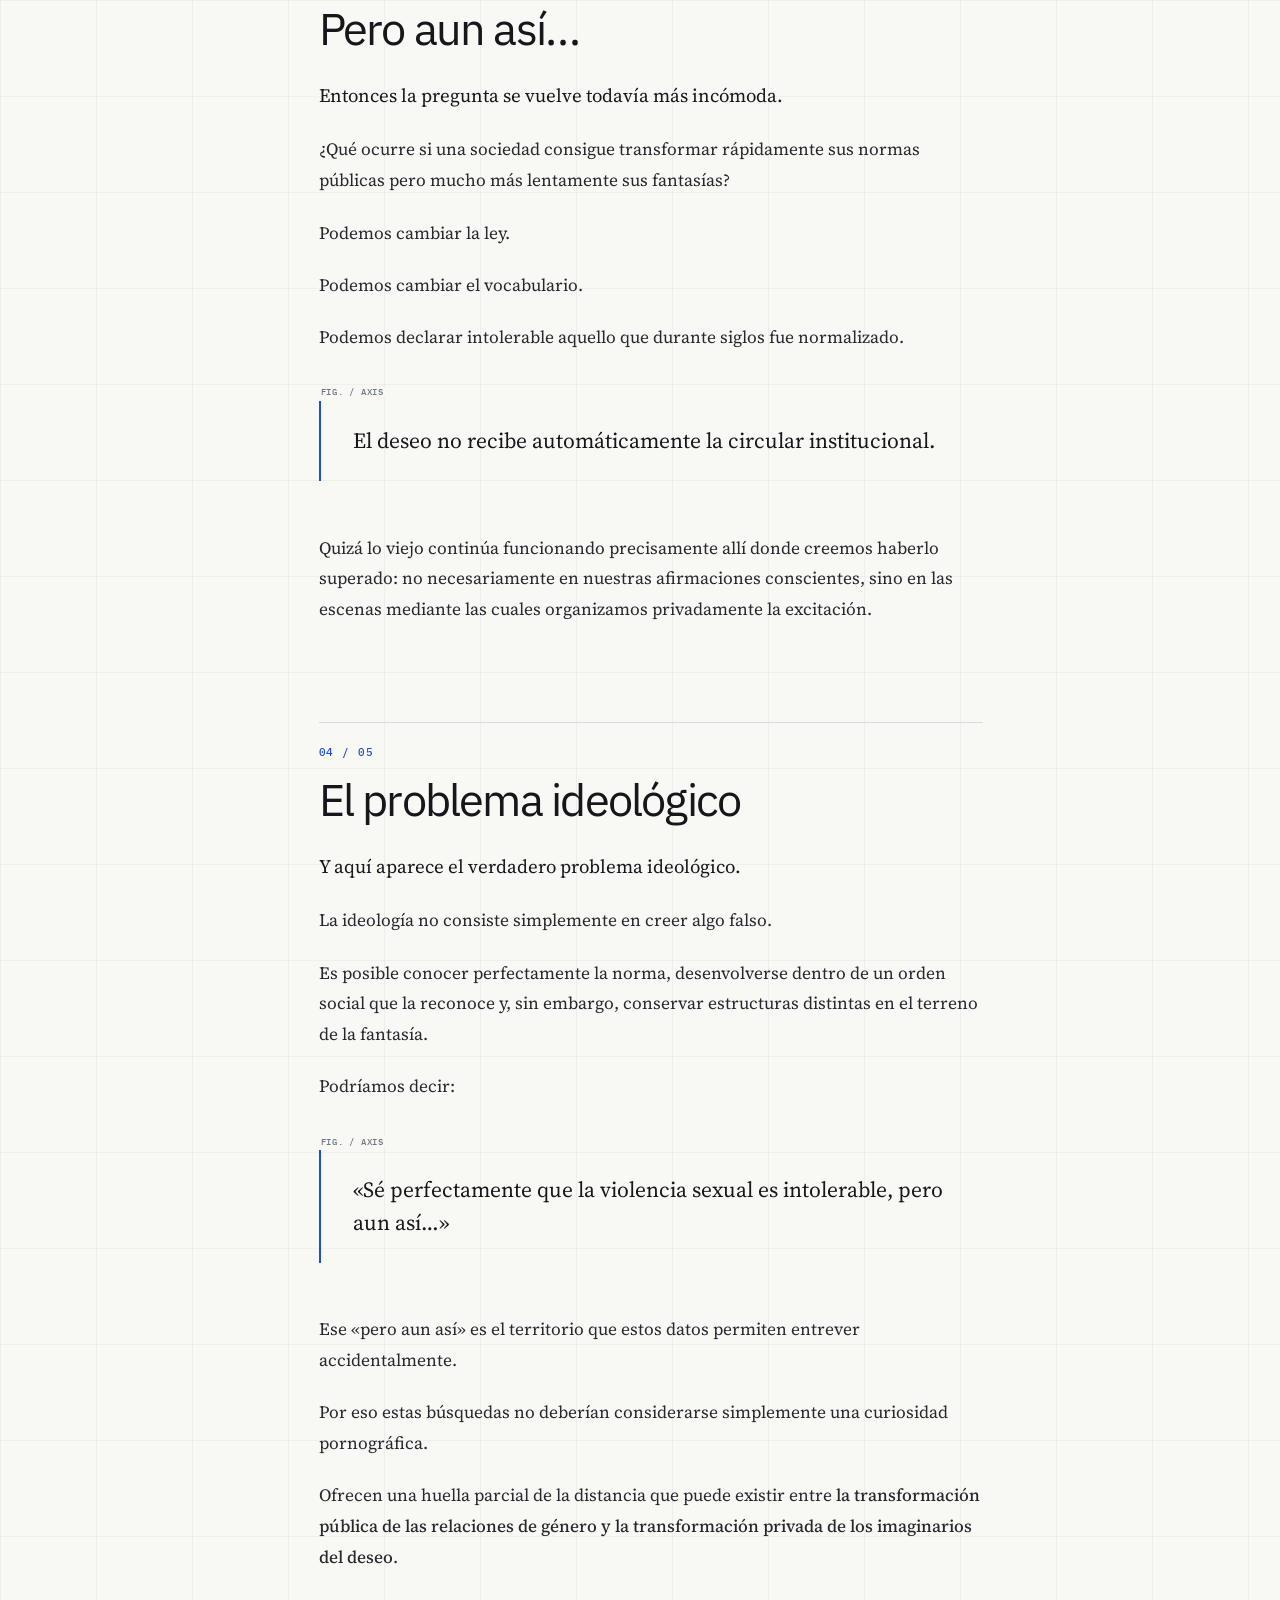
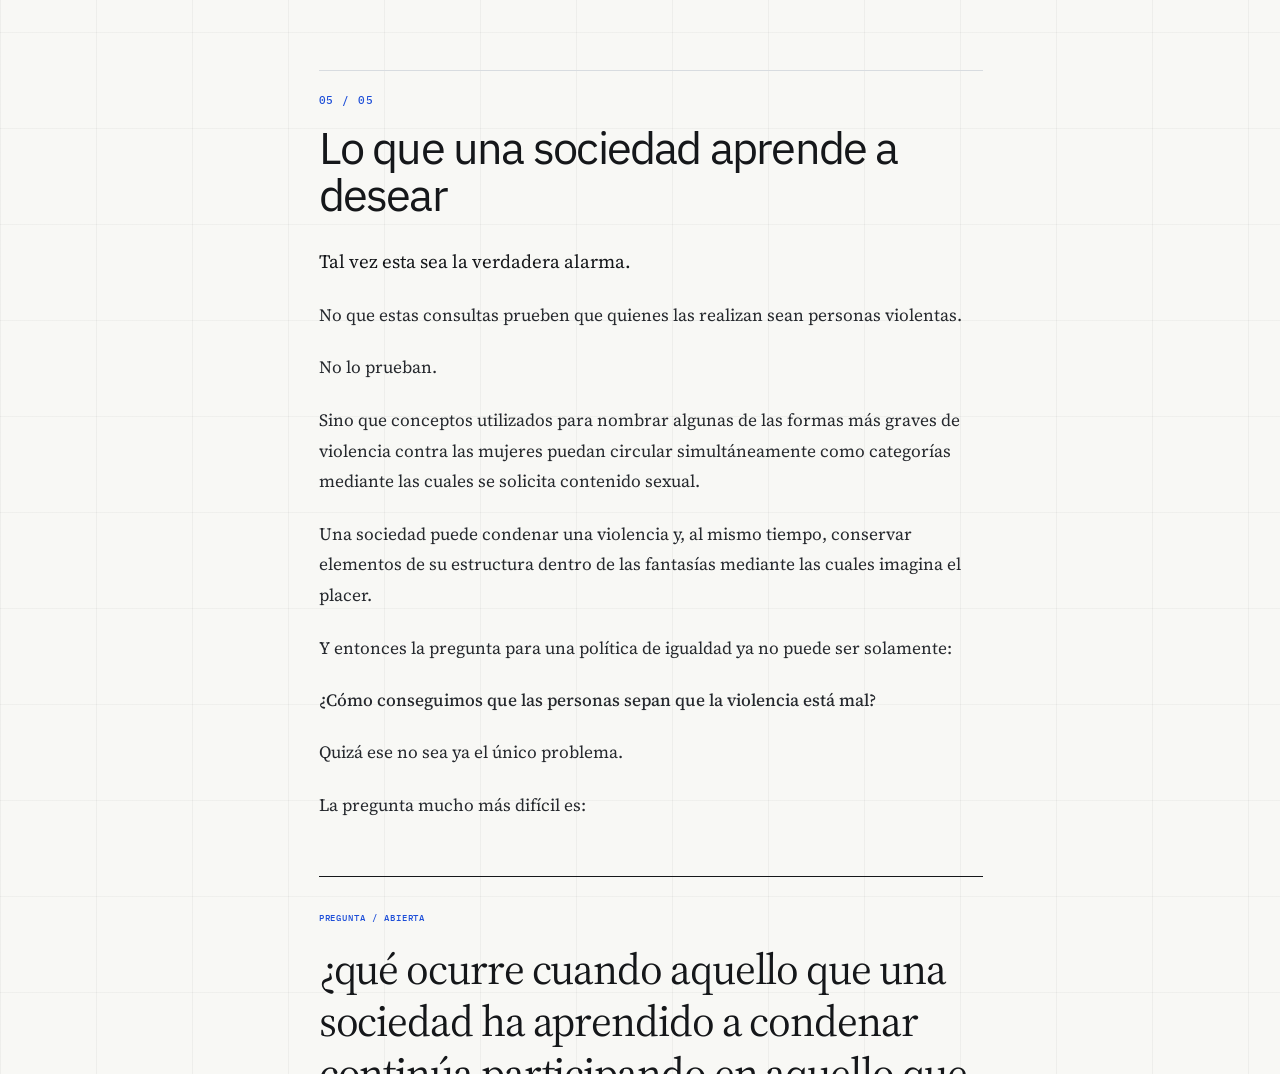
<file: ensayos/pero-aun-asi/index.html>
<!doctype html>
<html lang="es">
<head>
  <meta charset="utf-8">
  <meta name="viewport" content="width=device-width,initial-scale=1">
  <meta http-equiv="refresh" content="0; url=../intimidad-digital/">
  <link rel="canonical" href="../intimidad-digital/">
  <title>INTIMIDAD DIGITAL — novilloencaos</title>
</head>
<body>
  <p><a href="../intimidad-digital/">INTIMIDAD DIGITAL</a></p>
</body>
</html>
</file>
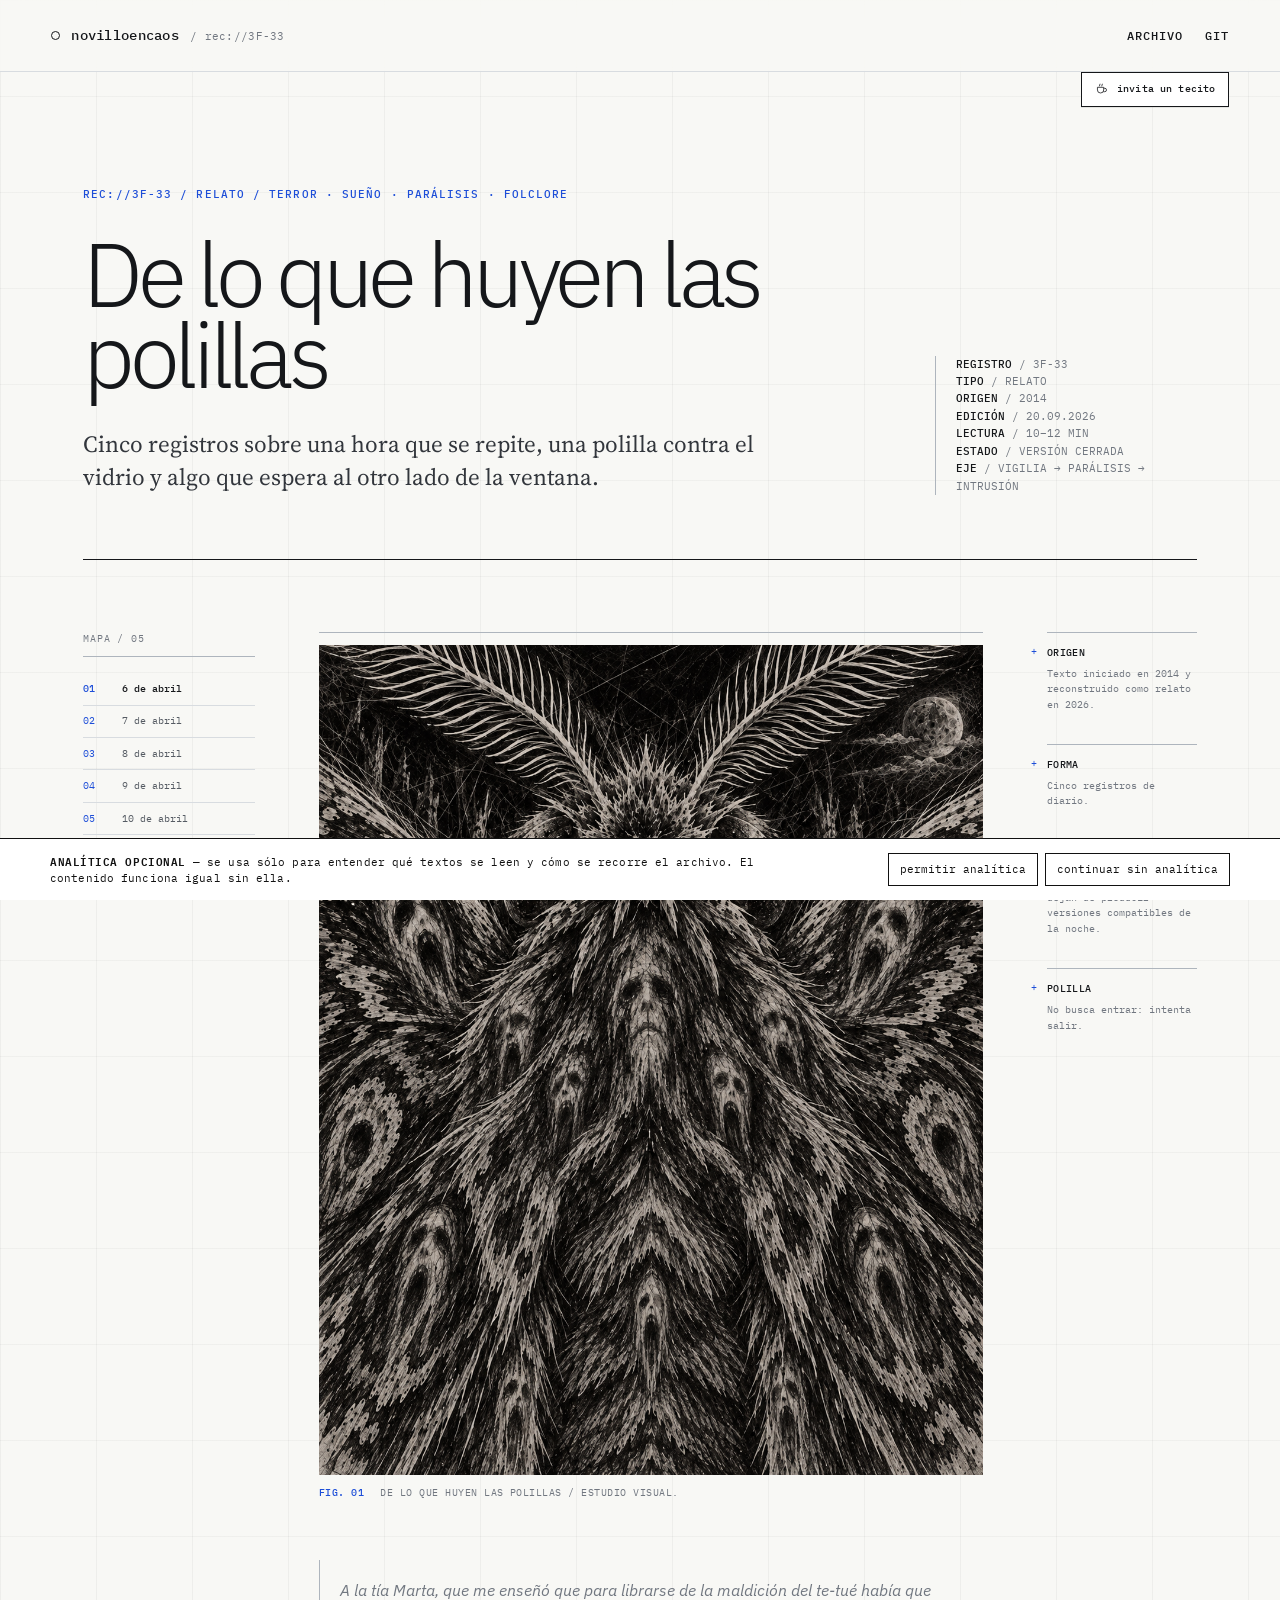
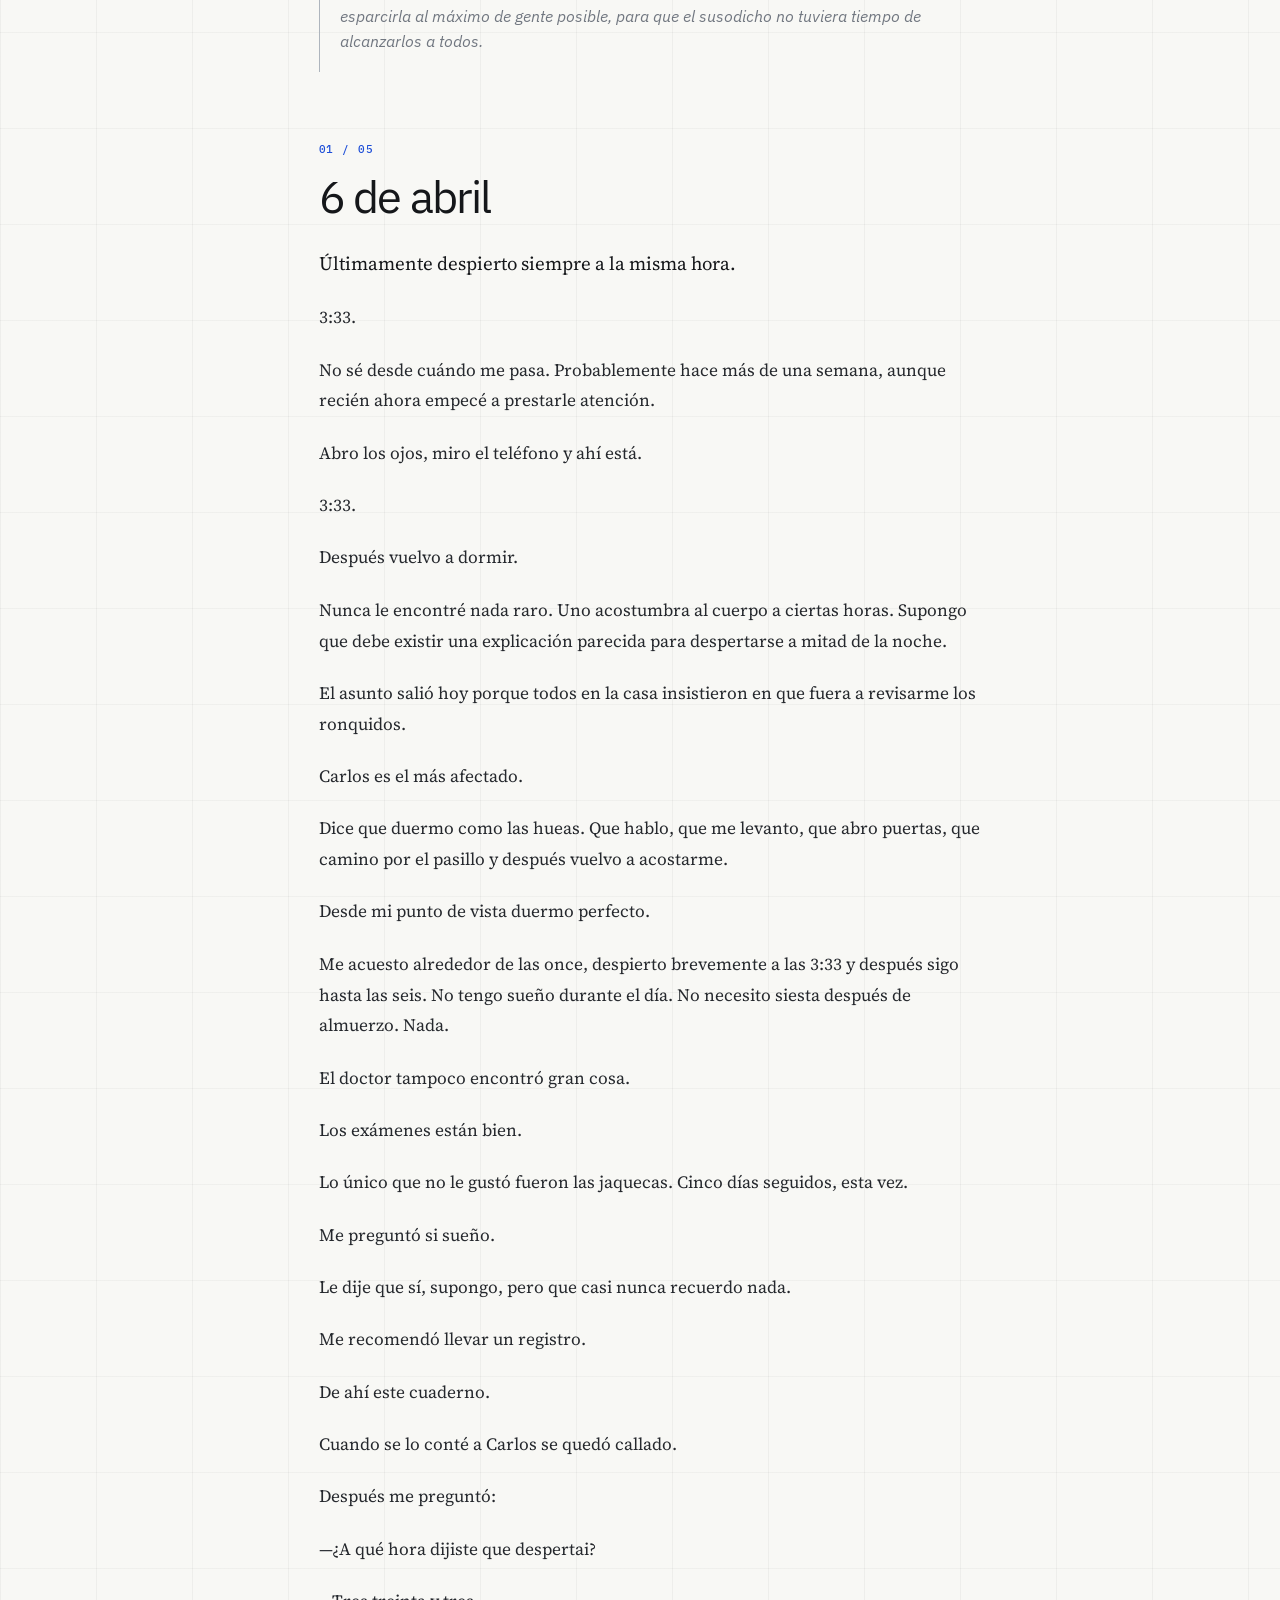
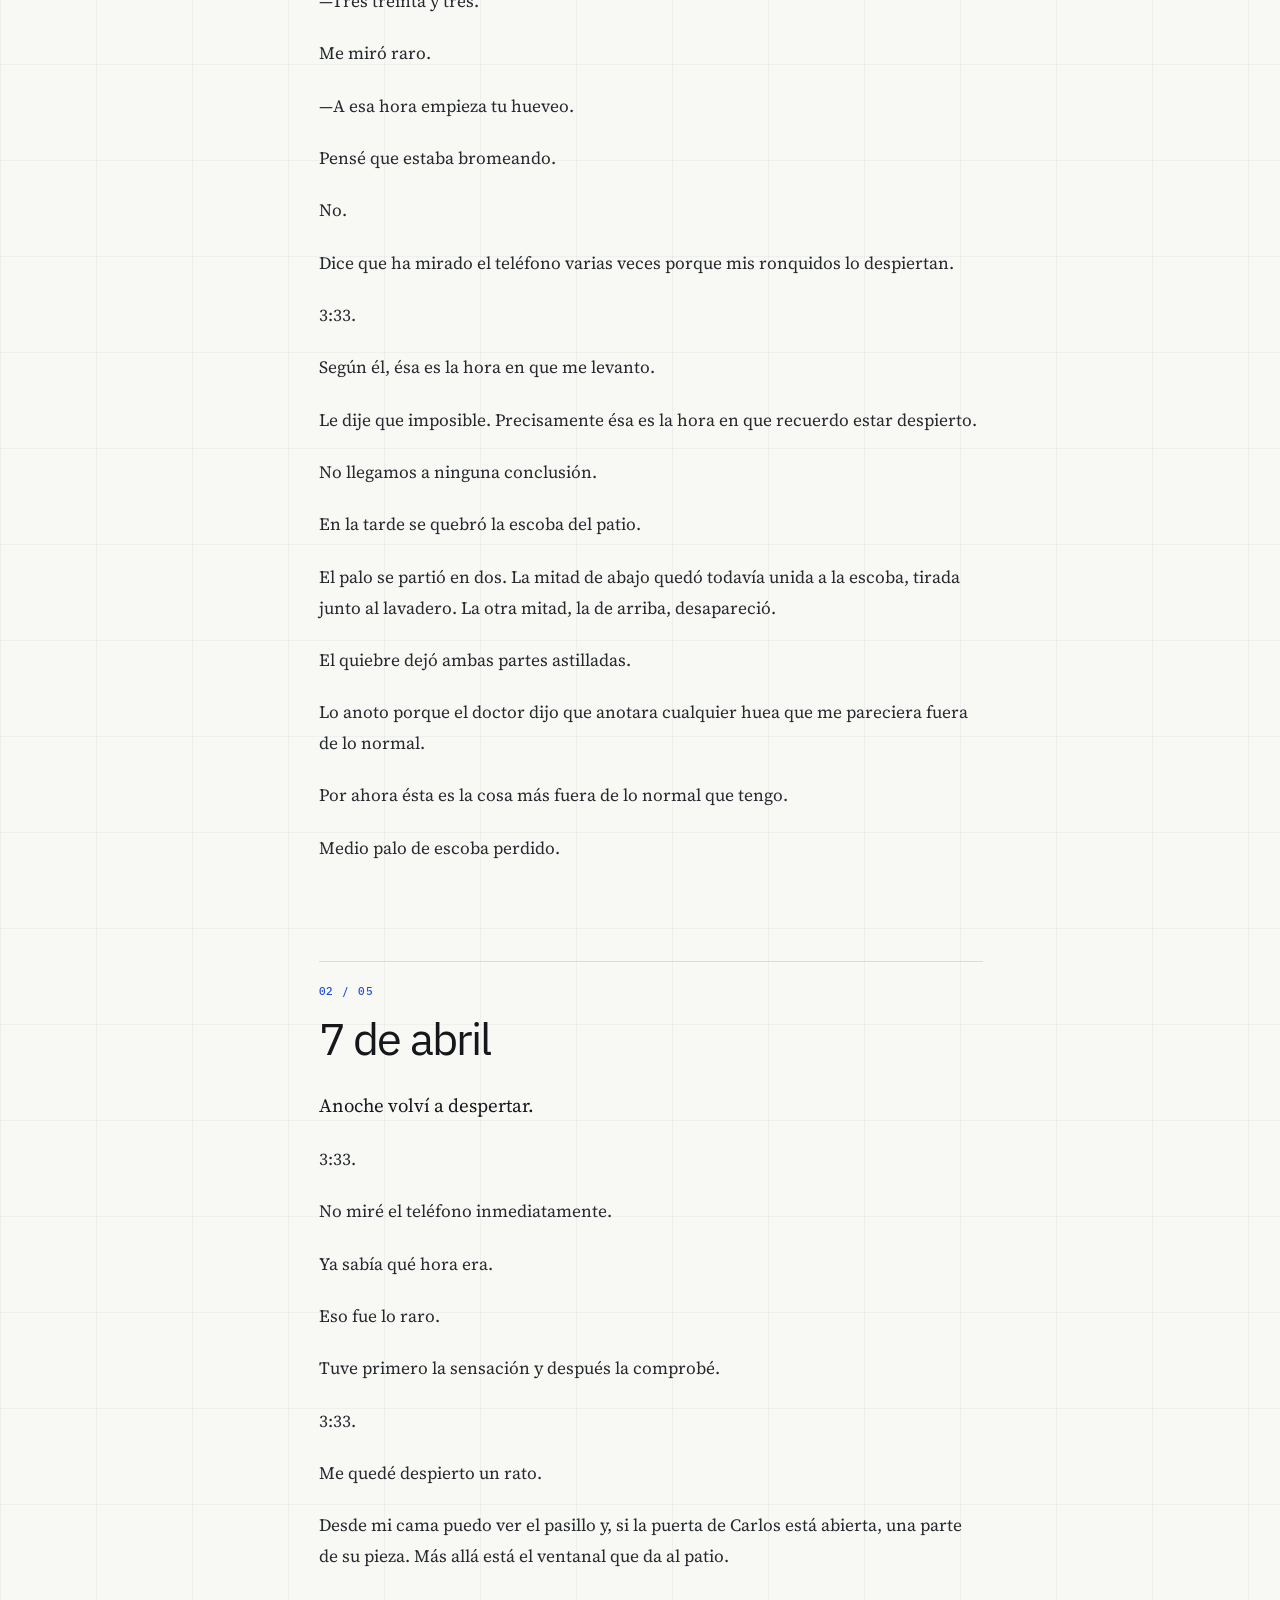
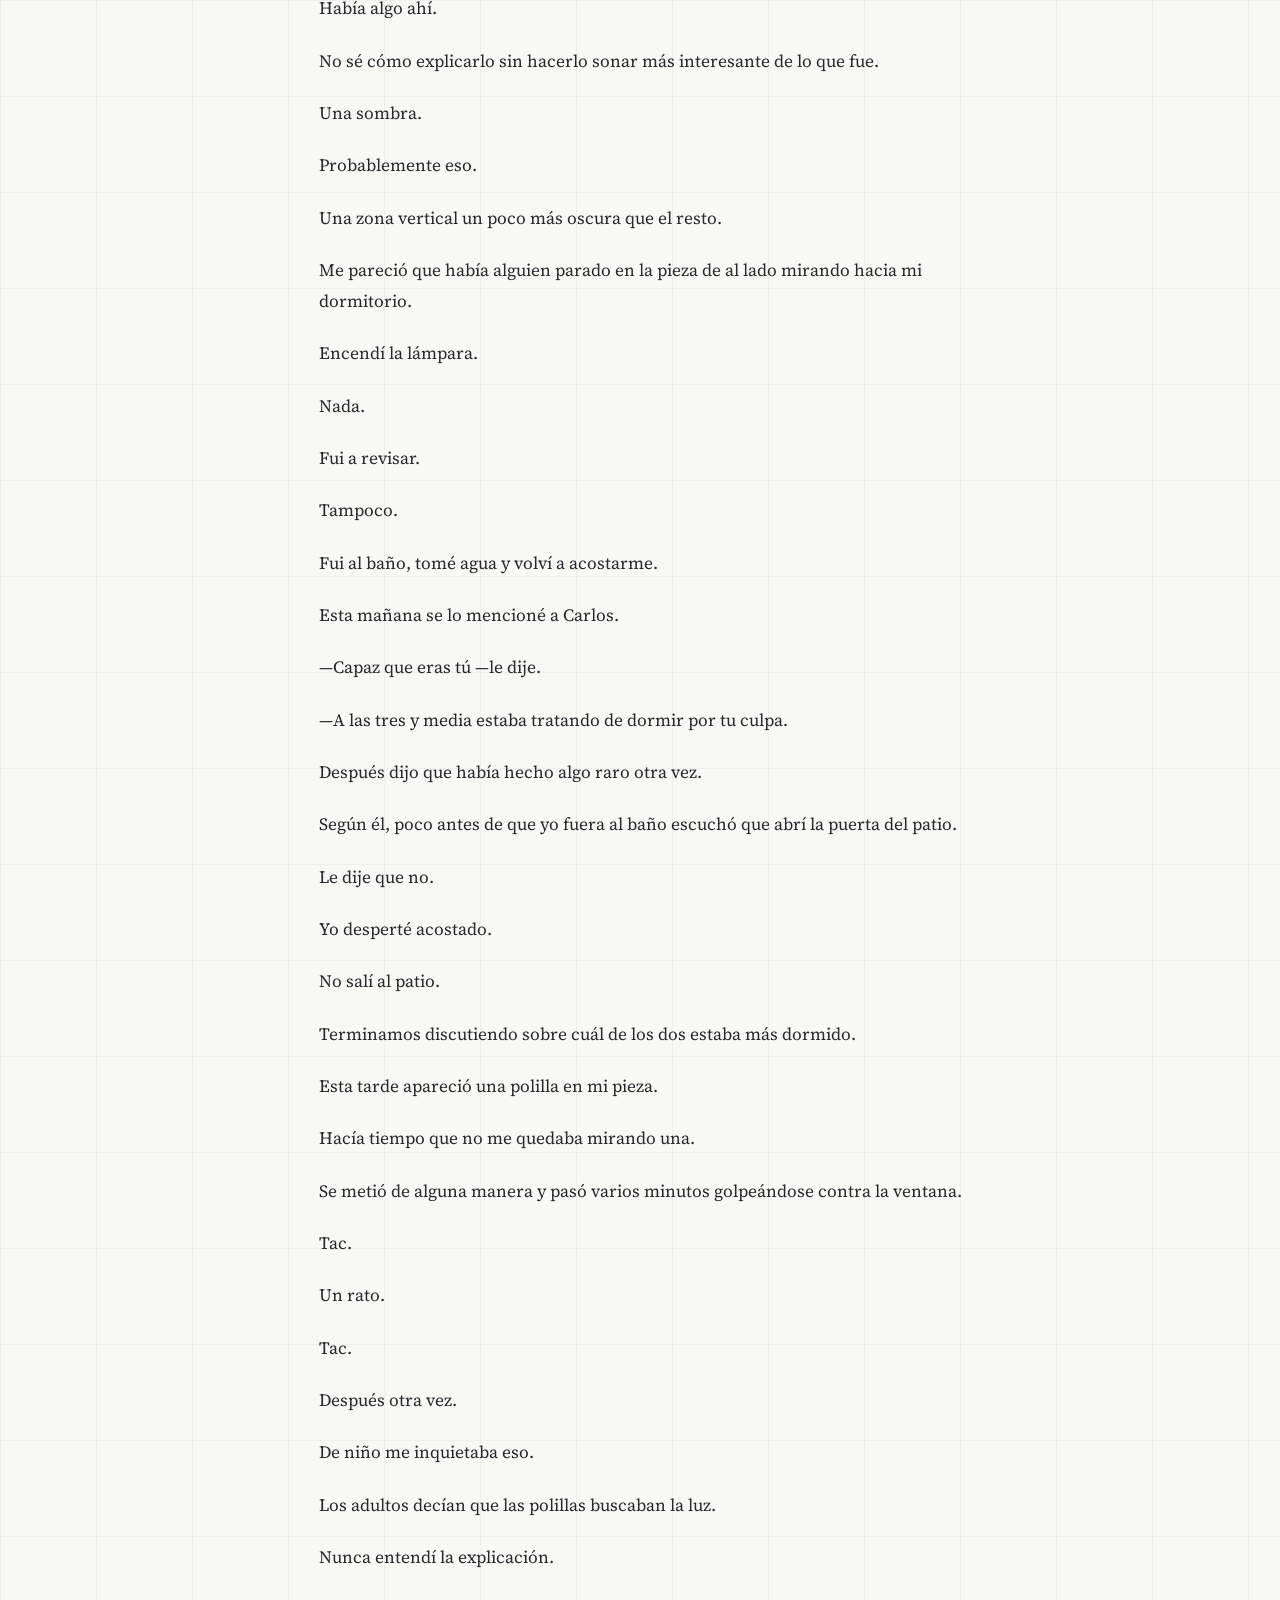
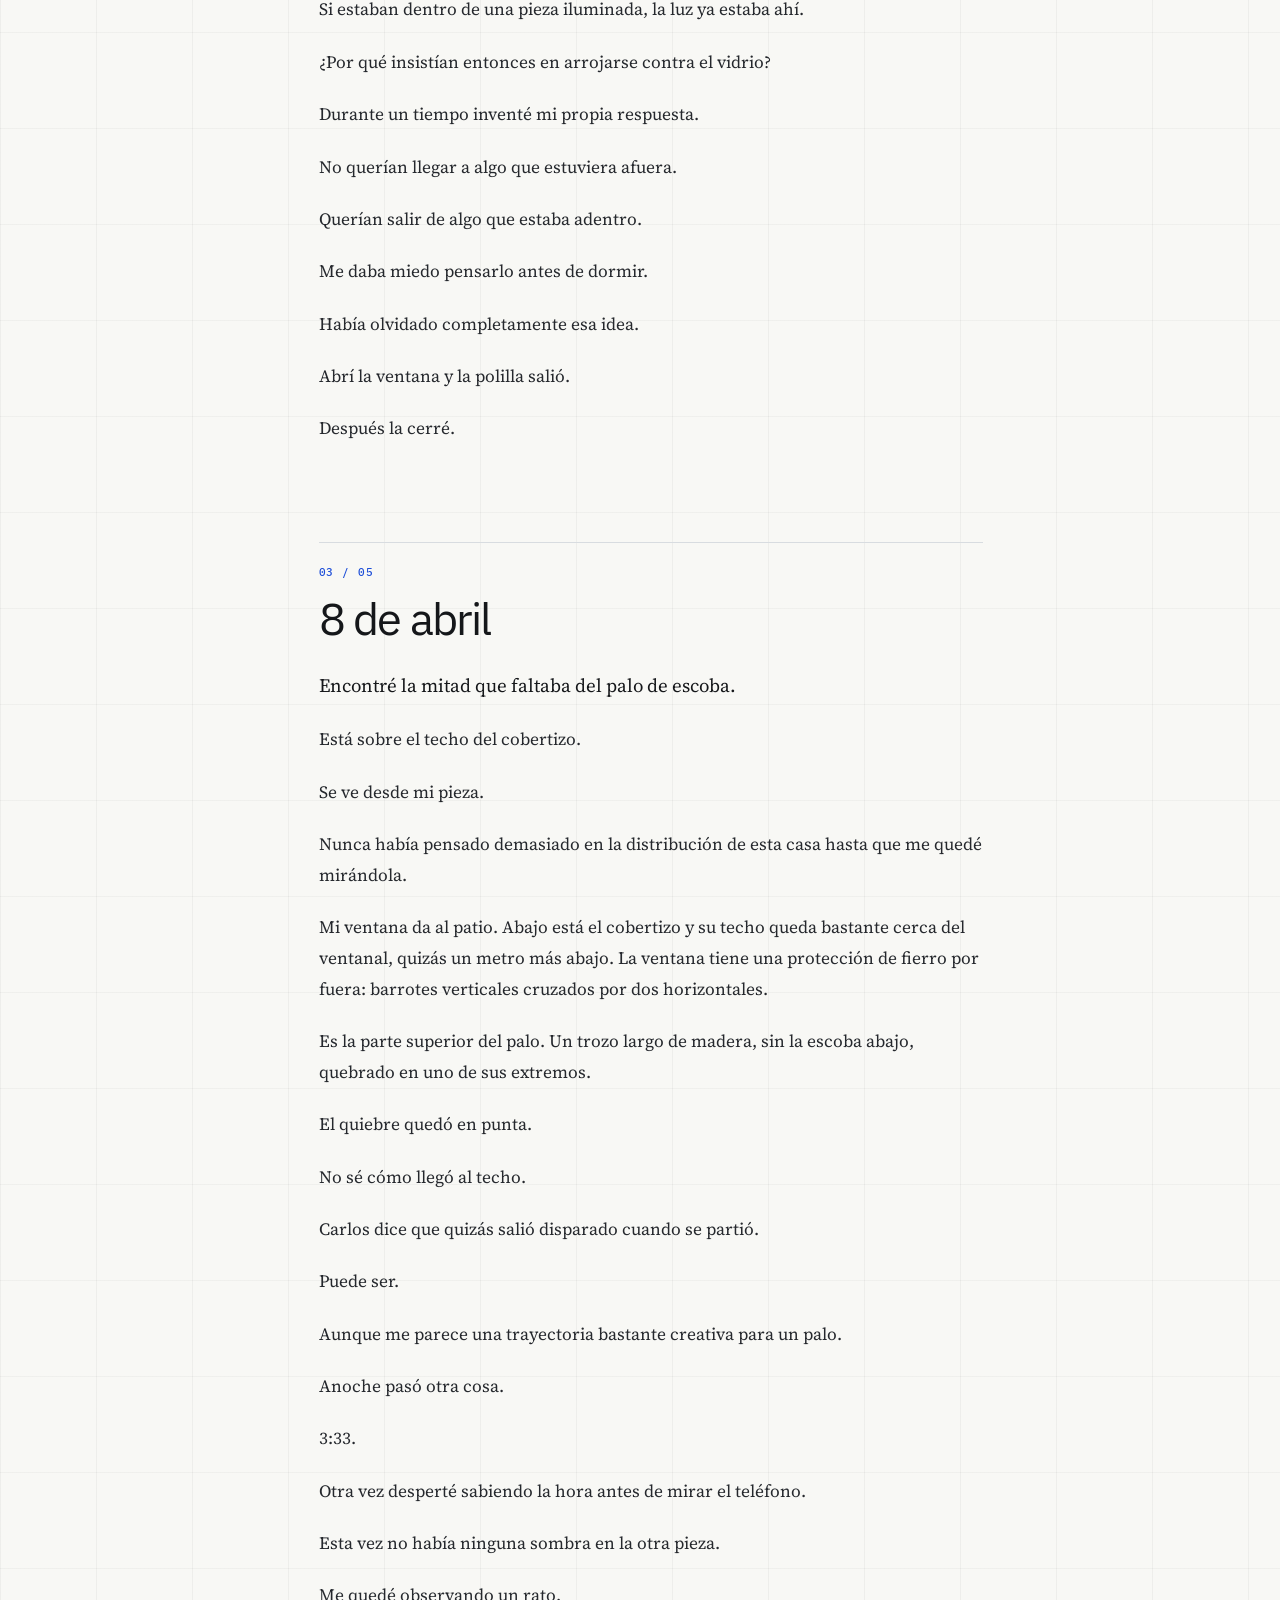
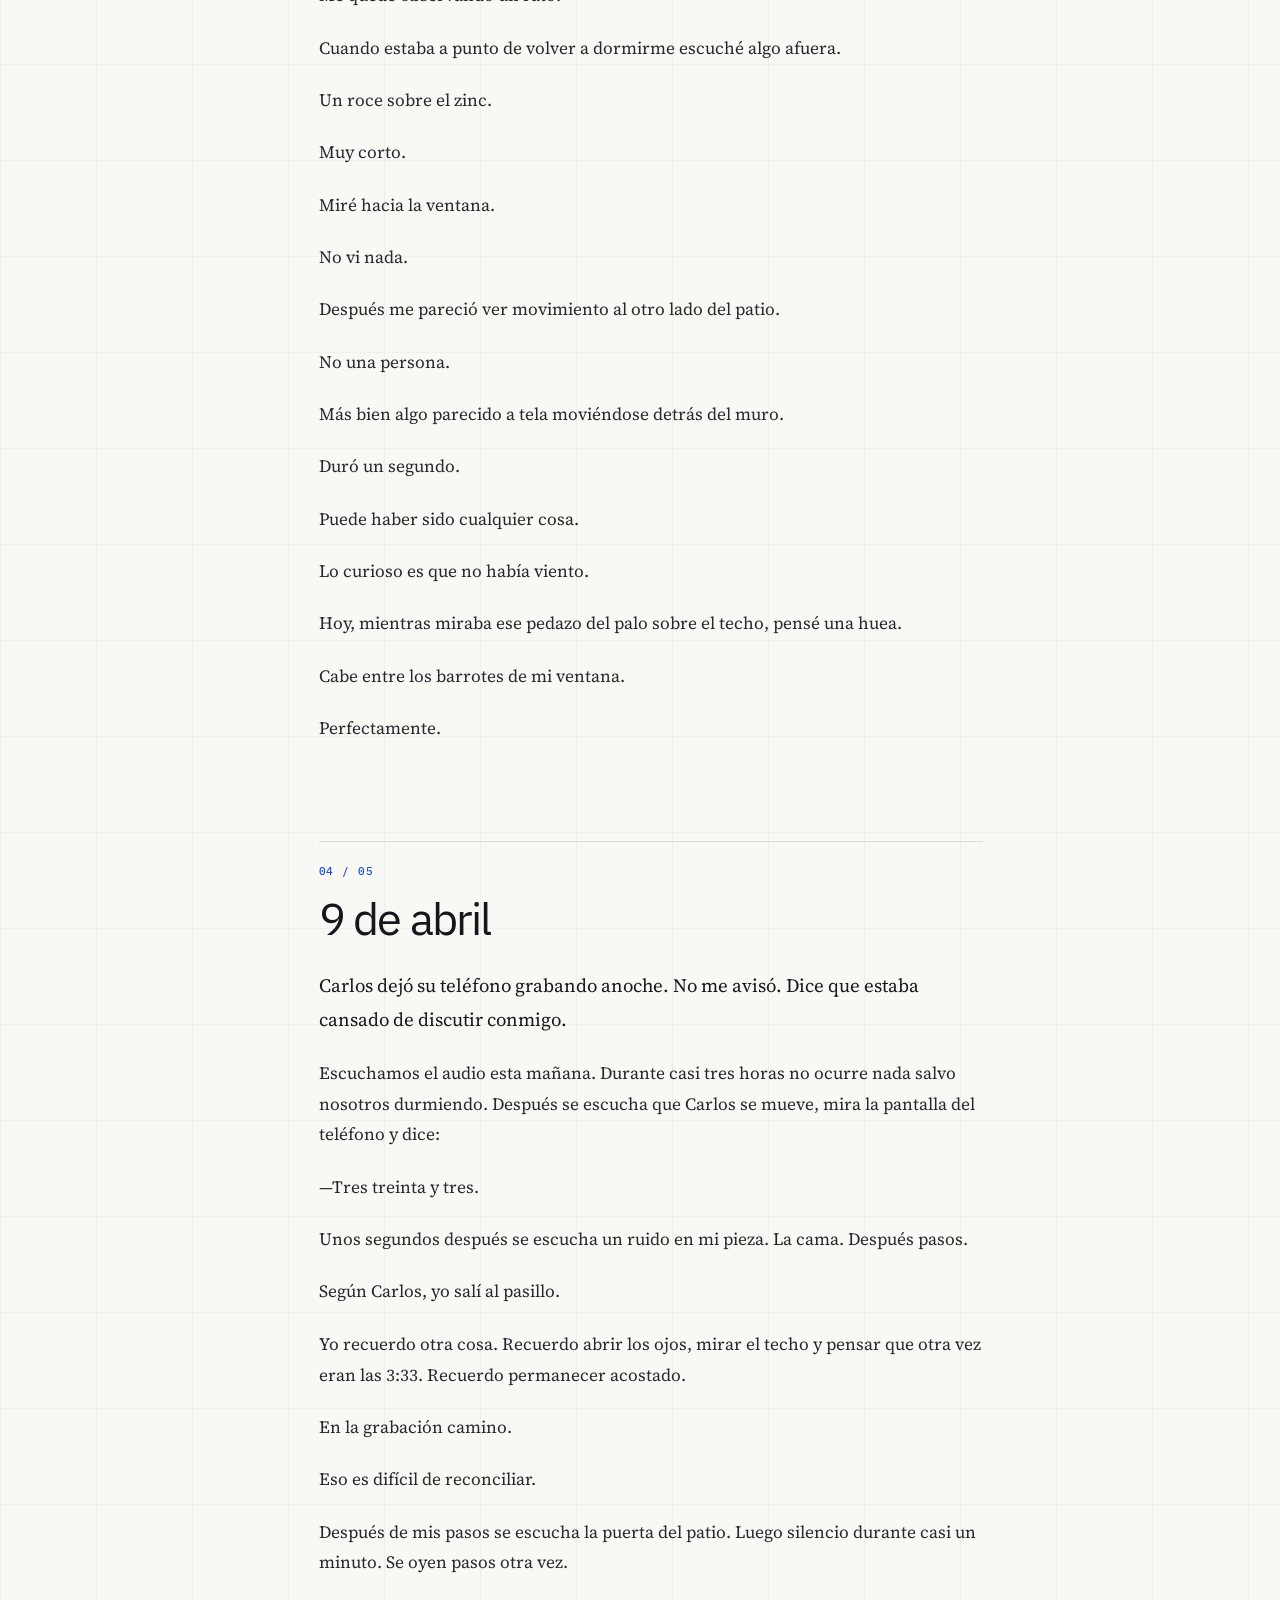
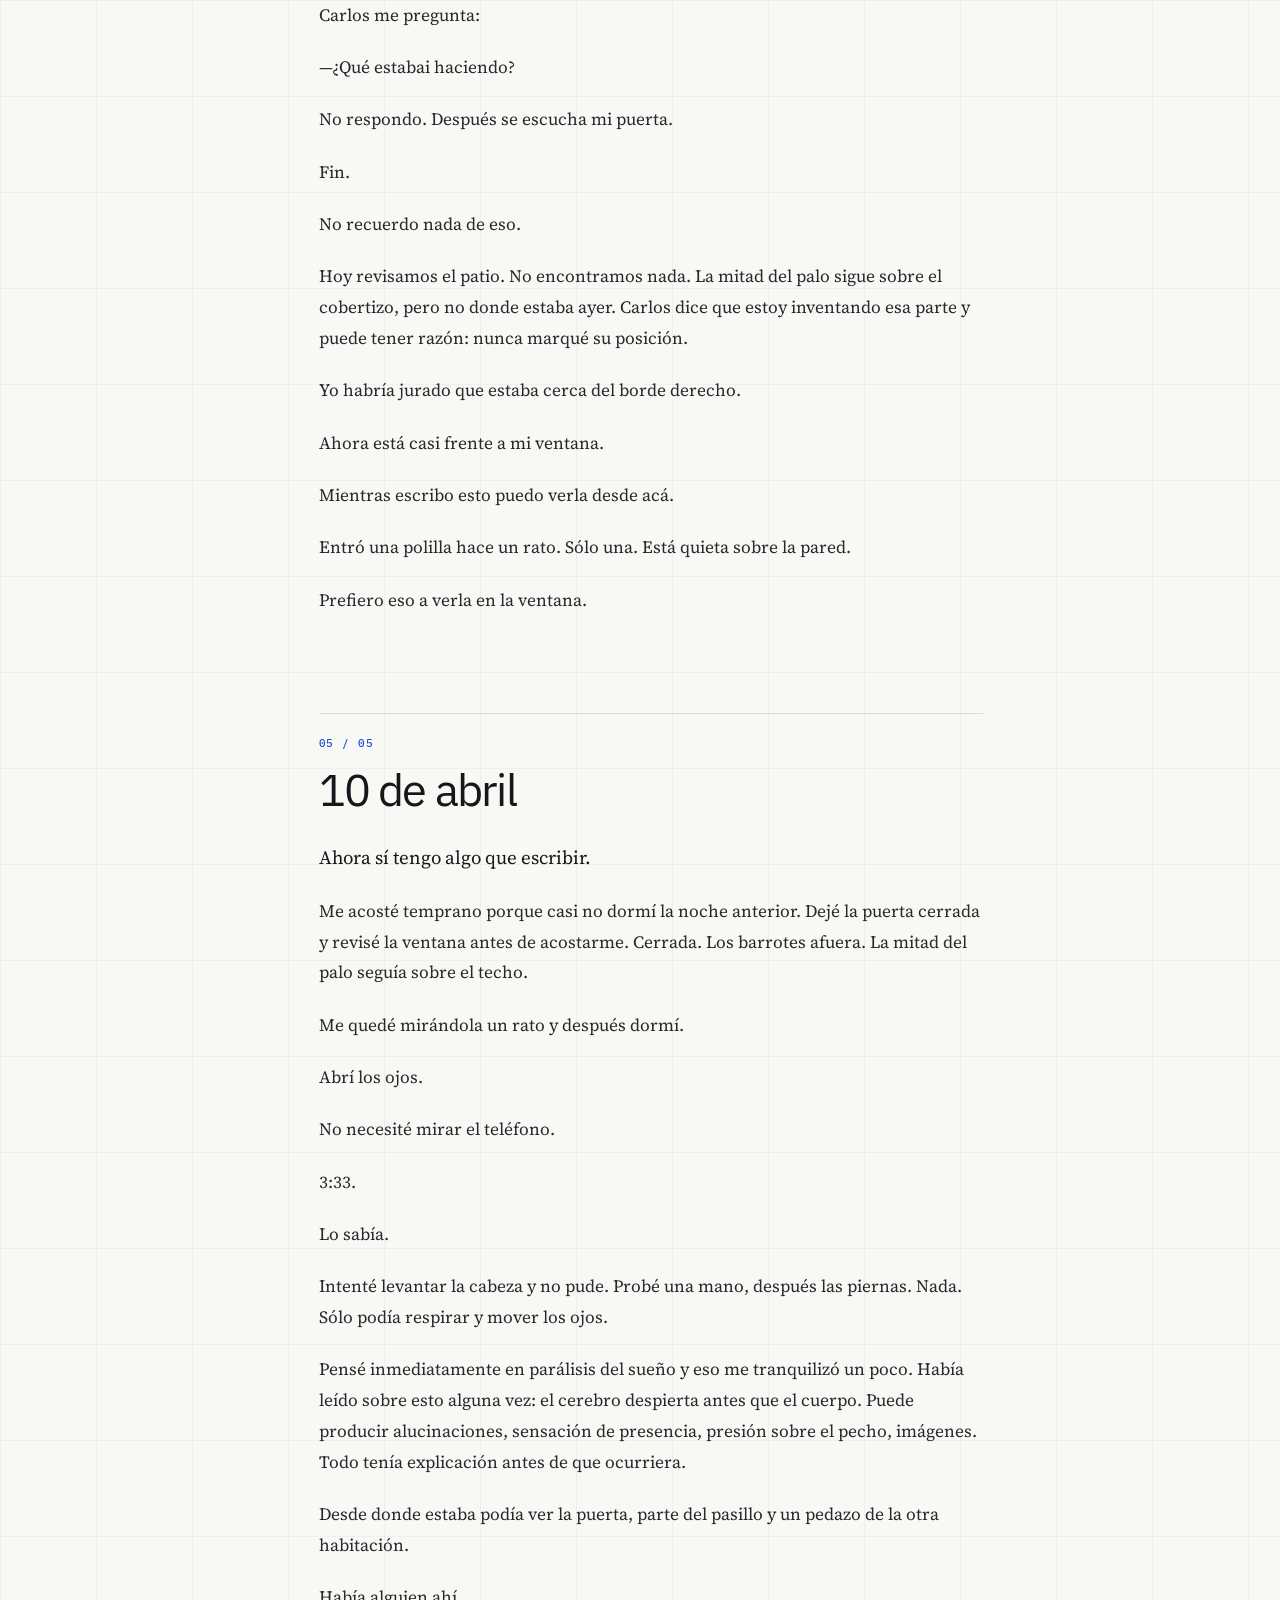
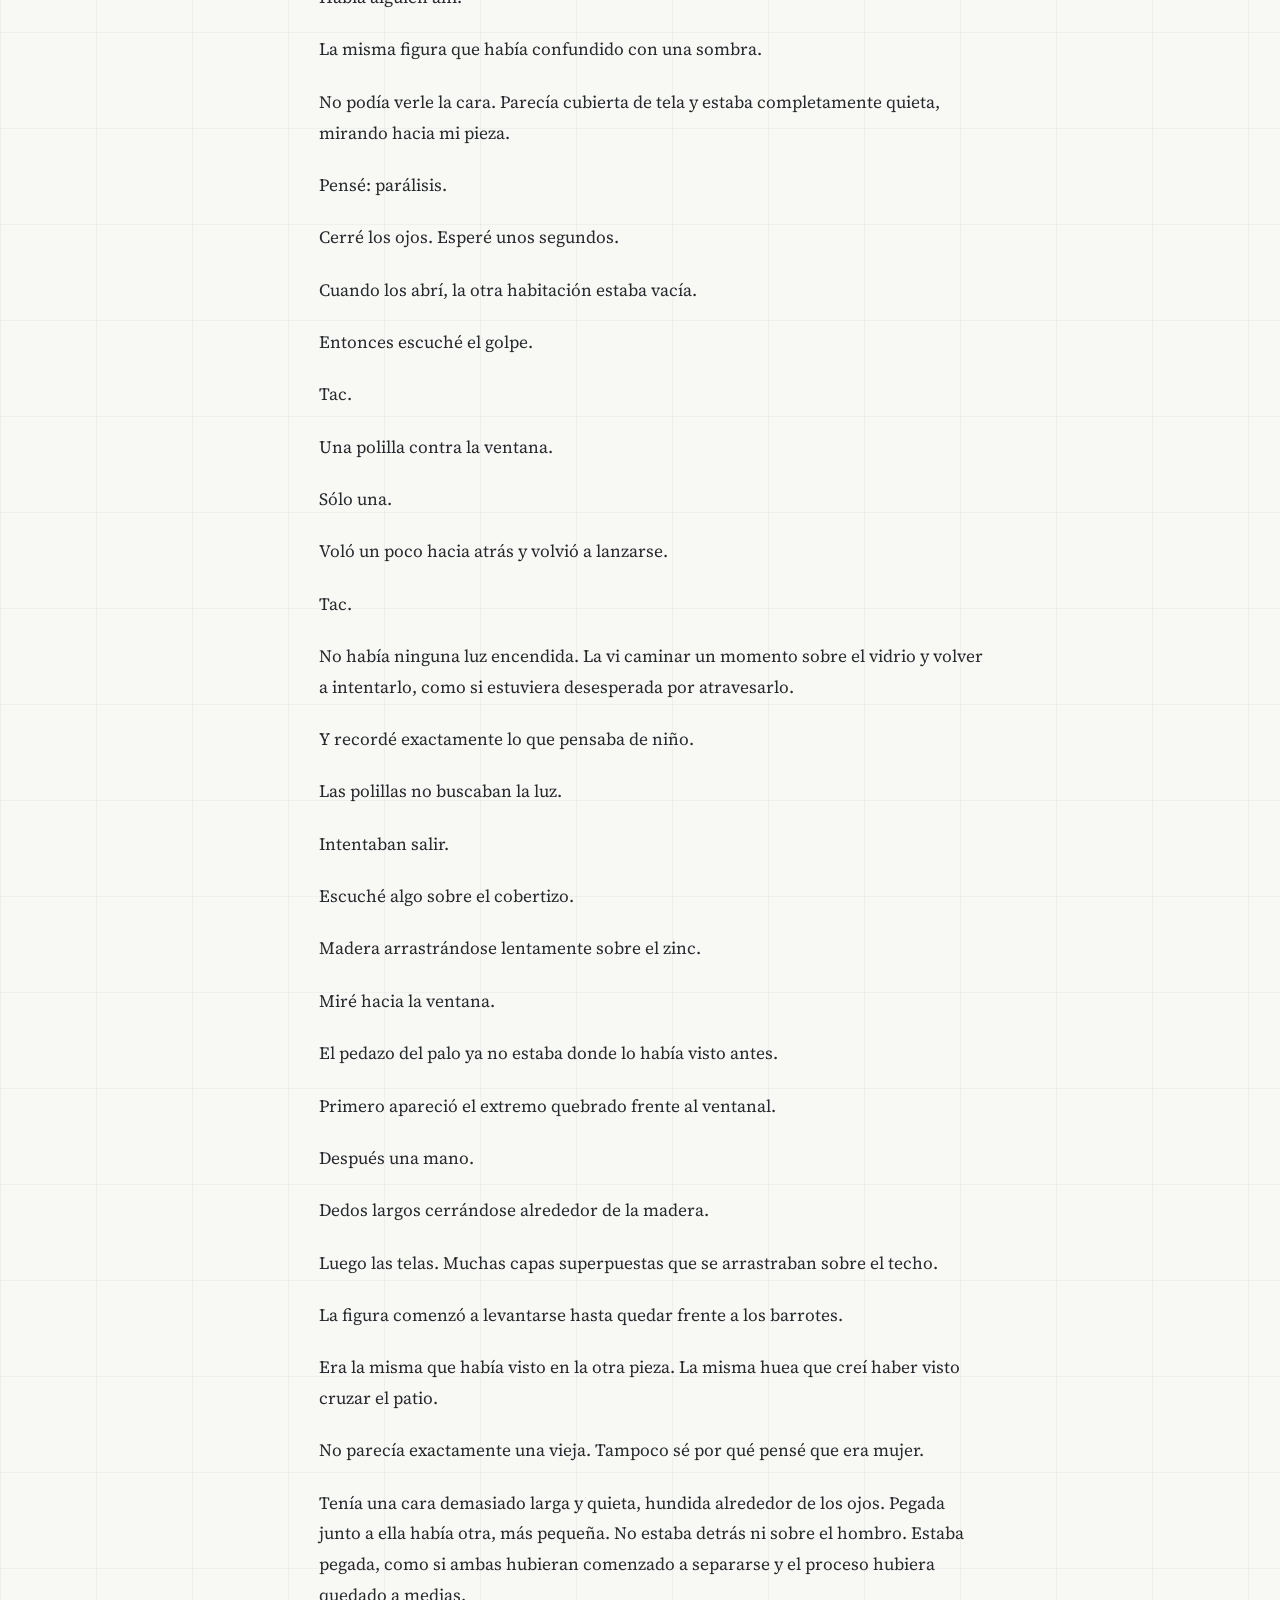
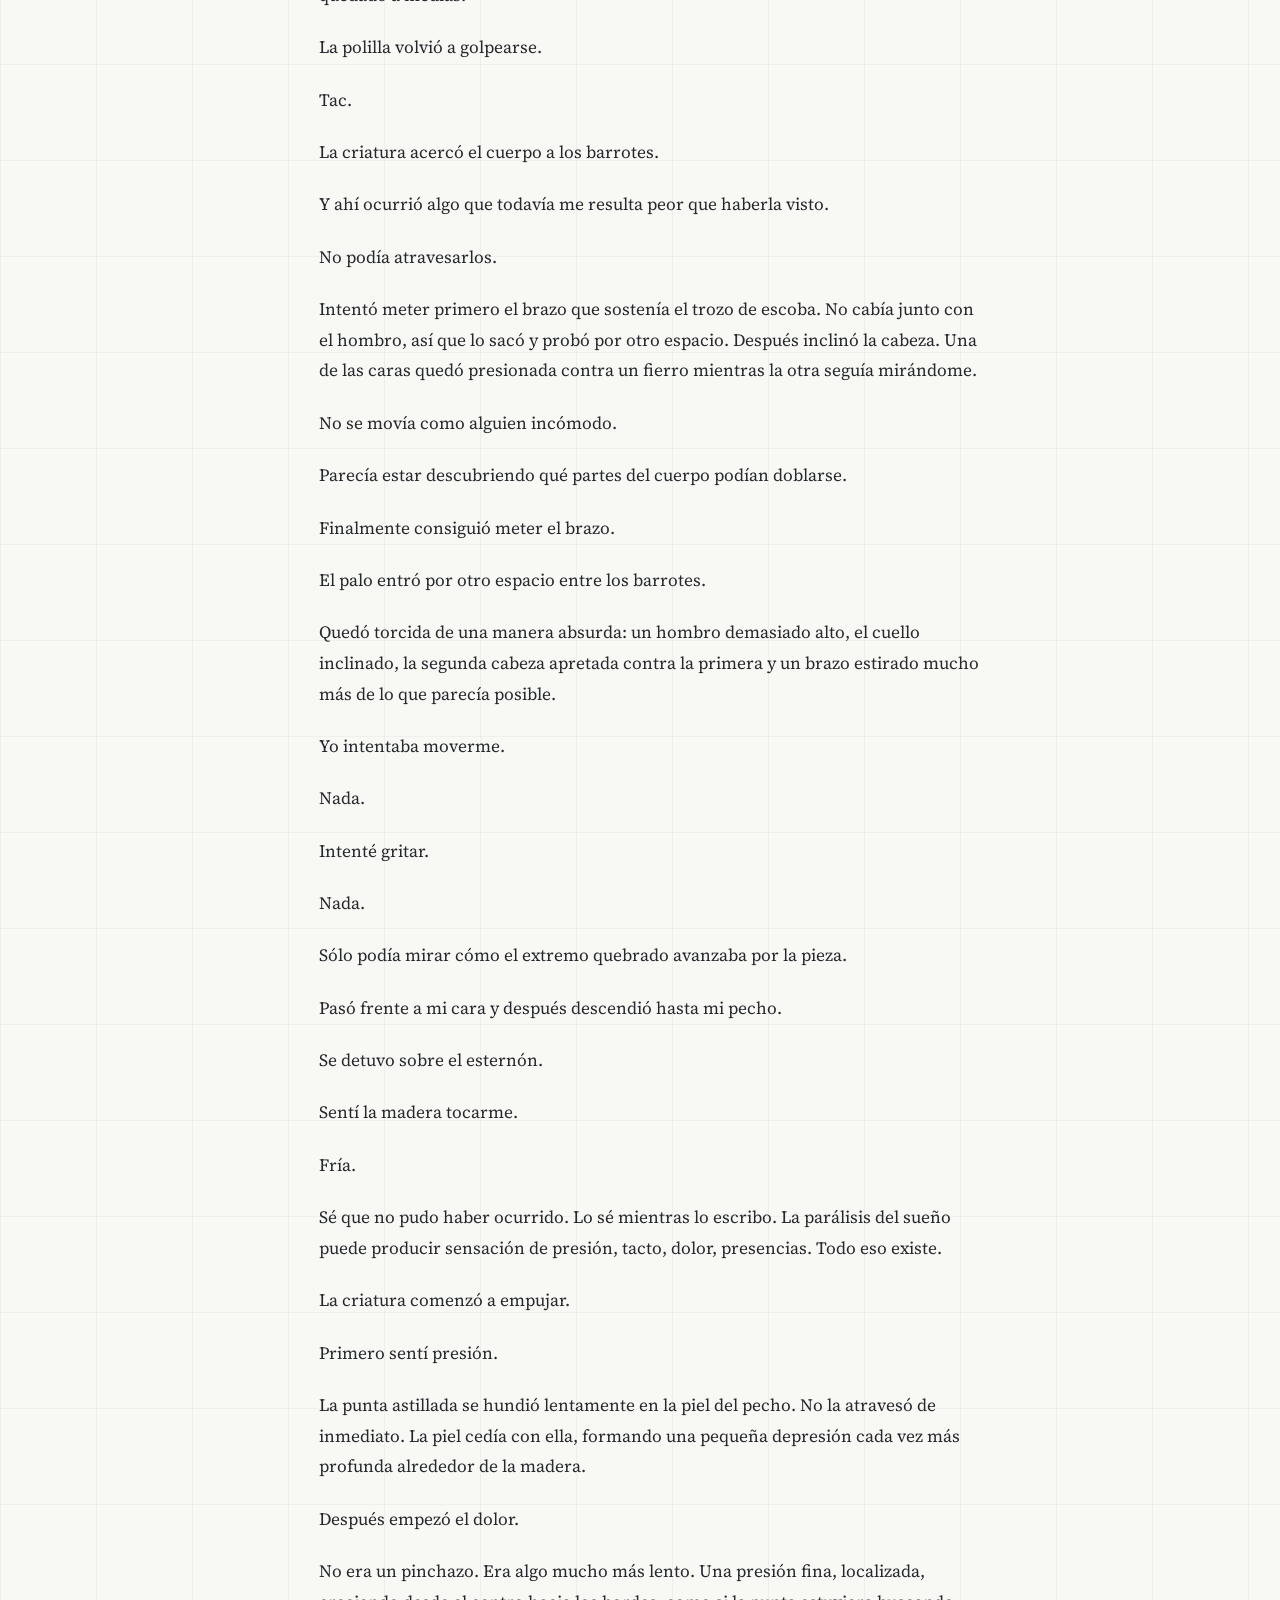
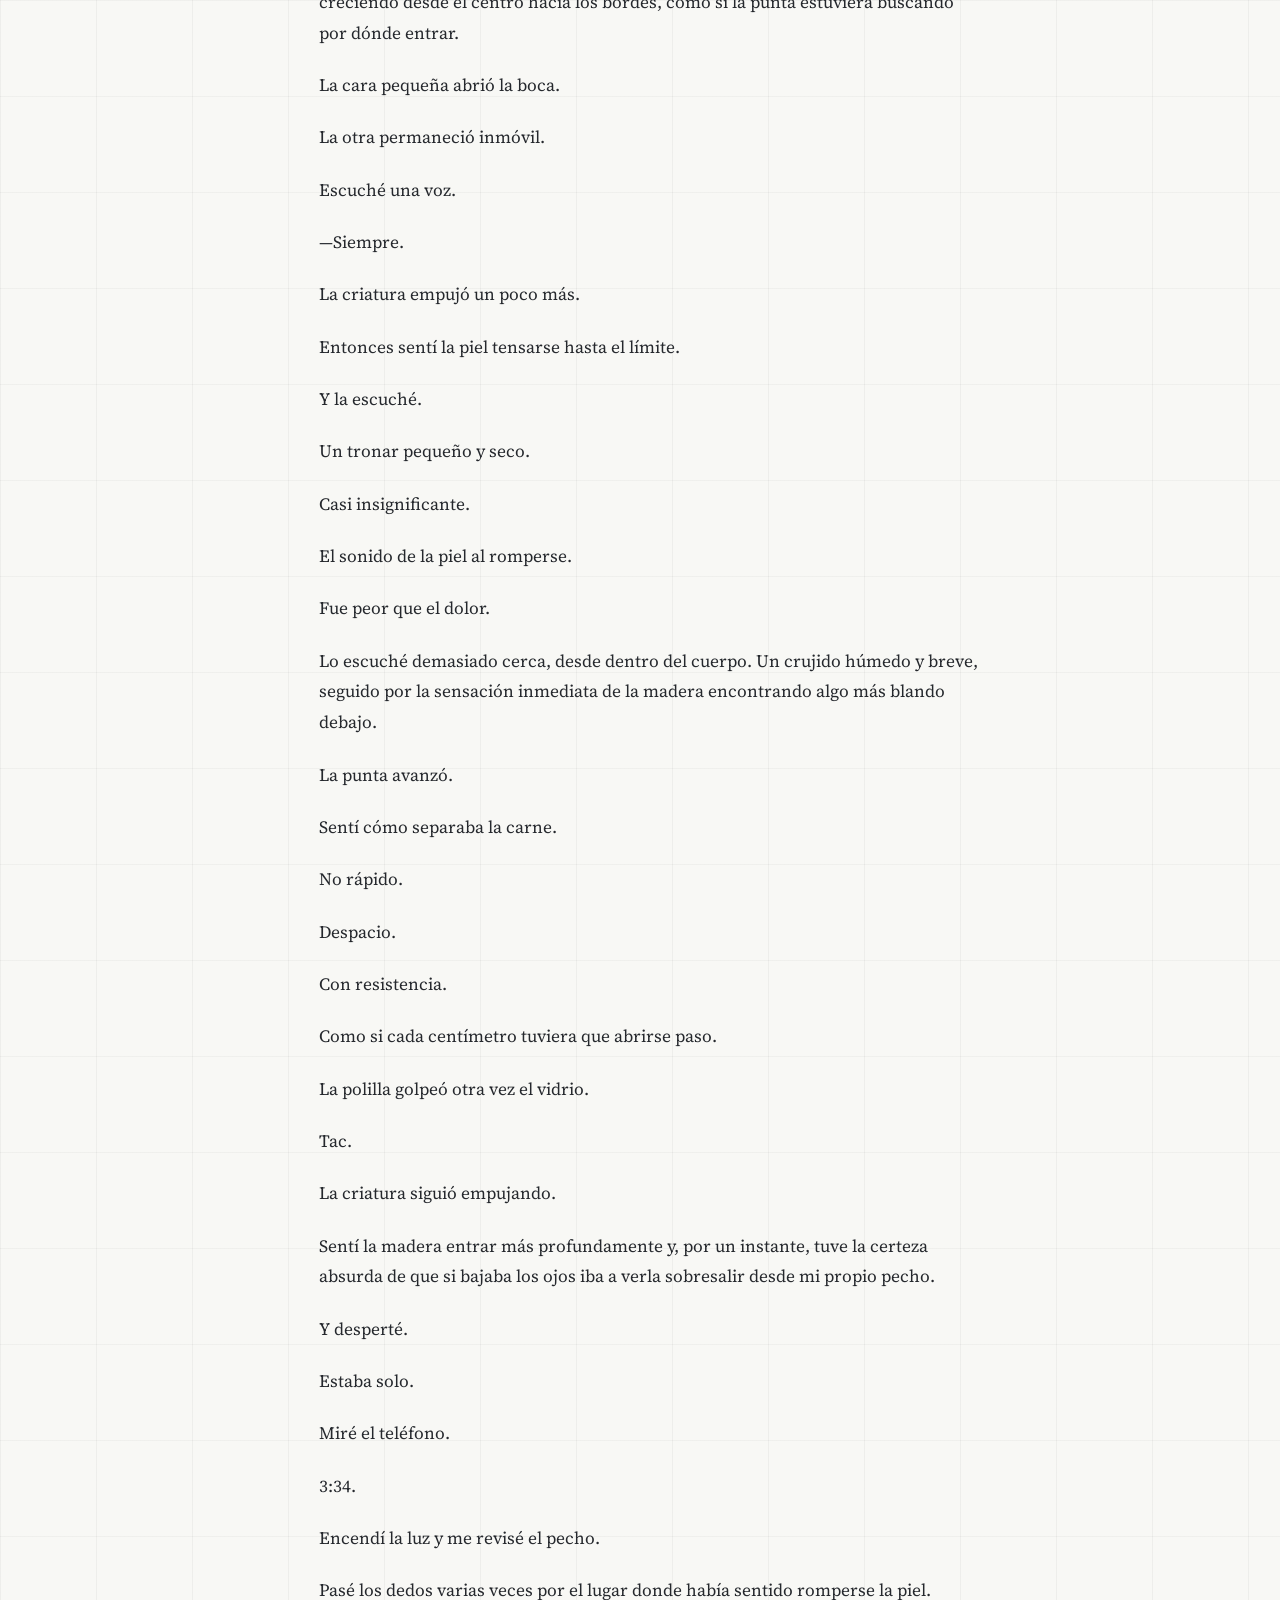
<file: relatos/de-lo-que-huyen-las-polillas/index.html>
<!doctype html>
<html lang="es">
<head>
  <meta charset="utf-8">
  <meta name="viewport" content="width=device-width,initial-scale=1">
  <meta name="description" content="De lo que huyen las polillas — relato de terror sobre sueño, parálisis, infancia y una presencia al otro lado de la ventana.">
  <title>De lo que huyen las polillas — novilloencaos</title>
  <link rel="stylesheet" href="../../assets/css/site.css?v=20260922-5">
  <style>
    .story-figure{margin:0 0 3.75rem;padding-top:.75rem;border-top:1px solid var(--line-strong)}
    .story-figure img{display:block;width:100%;height:auto;background:#000}
    .story-figure figcaption{display:grid;grid-template-columns:auto 1fr;gap:1rem;margin-top:.7rem;font:400 .62rem/1.45 var(--mono);text-transform:uppercase;letter-spacing:.05em;color:var(--muted)}
    .story-figure figcaption b{color:var(--blue);font-weight:500}
    .story-epigraph{margin:0 0 4.5rem;padding:1.1rem 0 1.1rem 1.25rem;border-left:1px solid var(--line-strong);font-style:italic;color:var(--muted)}
    .story-epigraph p{margin:0}
    @media(max-width:640px){.story-figure{margin-bottom:3rem}.story-figure figcaption{grid-template-columns:1fr}.story-epigraph{margin-bottom:3.5rem}}
  </style>
</head>
<body class="site-grid">
  <div class="reading-progress" aria-hidden="true"></div>
  <header class="site-header">
    <a class="brand" href="../../"><i aria-hidden="true"></i><span>novilloencaos</span><small>/ rec://3F-33</small></a>
    <nav class="site-nav" aria-label="Navegación principal">
      <a href="../../#archivo">Archivo</a>
      <a href="https://github.com/NGRR/novilloencaos">Git</a>
    </nav>
  </header>

  <main class="essay-shell">
    <header class="essay-hero">
      <div>
        <p class="essay-kicker">REC://3F-33 / RELATO / TERROR · SUEÑO · PARÁLISIS · FOLCLORE</p>
        <h1>De lo que huyen las polillas</h1>
        <p class="essay-deck">Cinco registros sobre una hora que se repite, una polilla contra el vidrio y algo que espera al otro lado de la ventana.</p>
      </div>
      <aside class="essay-spec" aria-label="Ficha del texto">
        <strong>REGISTRO</strong> / 3F-33<br>
        <strong>TIPO</strong> / RELATO<br>
        <strong>ORIGEN</strong> / 2014<br>
        <strong>EDICIÓN</strong> / 20.09.2026<br>
        <strong>LECTURA</strong> / 10–12 MIN<br>
        <strong>ESTADO</strong> / VERSIÓN CERRADA<br>
        <strong>EJE</strong> / VIGILIA → PARÁLISIS → INTRUSIÓN
      </aside>
    </header>

    <div class="essay-layout">
      <nav class="toc" aria-label="Índice del relato">
        <span class="toc-title">Mapa / 05</span>
        <ol>
          <li><a href="#6-abril">6 de abril</a></li>
          <li><a href="#7-abril">7 de abril</a></li>
          <li><a href="#8-abril">8 de abril</a></li>
          <li><a href="#9-abril">9 de abril</a></li>
          <li><a href="#10-abril">10 de abril</a></li>
        </ol>
        <a class="back-link" href="../../">Volver al archivo</a>
      </nav>

      <article class="essay-body">
        <figure class="story-figure">
          <img src="../../assets/images/de-lo-que-huyen-las-polillas/D4C23C91-EA2B-4387-B55F-DE79CA775AA5.png" width="420" height="525" alt="Boceto monocromo de una polilla vista en macro, con formas espectrales insinuadas en el patrón de sus alas.">
          <figcaption><b>FIG. 01</b><span>De lo que huyen las polillas / estudio visual.</span></figcaption>
        </figure>

        <div class="story-epigraph"><p>A la tía Marta, que me enseñó que para librarse de la maldición del te-tué había que esparcirla al máximo de gente posible, para que el susodicho no tuviera tiempo de alcanzarlos a todos.</p></div>

        <section class="essay-section" id="6-abril">
          <span class="section-number">01 / 05</span><h2>6 de abril</h2>
          <p>Últimamente despierto siempre a la misma hora.</p>
          <p>3:33.</p>
          <p>No sé desde cuándo me pasa. Probablemente hace más de una semana, aunque recién ahora empecé a prestarle atención.</p>
          <p>Abro los ojos, miro el teléfono y ahí está.</p>
          <p>3:33.</p>
          <p>Después vuelvo a dormir.</p>
          <p>Nunca le encontré nada raro. Uno acostumbra al cuerpo a ciertas horas. Supongo que debe existir una explicación parecida para despertarse a mitad de la noche.</p>
          <p>El asunto salió hoy porque todos en la casa insistieron en que fuera a revisarme los ronquidos.</p>
          <p>Carlos es el más afectado.</p>
          <p>Dice que duermo como las hueas. Que hablo, que me levanto, que abro puertas, que camino por el pasillo y después vuelvo a acostarme.</p>
          <p>Desde mi punto de vista duermo perfecto.</p>
          <p>Me acuesto alrededor de las once, despierto brevemente a las 3:33 y después sigo hasta las seis. No tengo sueño durante el día. No necesito siesta después de almuerzo. Nada.</p>
          <p>El doctor tampoco encontró gran cosa.</p>
          <p>Los exámenes están bien.</p>
          <p>Lo único que no le gustó fueron las jaquecas. Cinco días seguidos, esta vez.</p>
          <p>Me preguntó si sueño.</p>
          <p>Le dije que sí, supongo, pero que casi nunca recuerdo nada.</p>
          <p>Me recomendó llevar un registro.</p>
          <p>De ahí este cuaderno.</p>
          <p>Cuando se lo conté a Carlos se quedó callado.</p>
          <p>Después me preguntó:</p>
          <p>—¿A qué hora dijiste que despertai?</p>
          <p>—Tres treinta y tres.</p>
          <p>Me miró raro.</p>
          <p>—A esa hora empieza tu hueveo.</p>
          <p>Pensé que estaba bromeando.</p>
          <p>No.</p>
          <p>Dice que ha mirado el teléfono varias veces porque mis ronquidos lo despiertan.</p>
          <p>3:33.</p>
          <p>Según él, ésa es la hora en que me levanto.</p>
          <p>Le dije que imposible. Precisamente ésa es la hora en que recuerdo estar despierto.</p>
          <p>No llegamos a ninguna conclusión.</p>
          <p>En la tarde se quebró la escoba del patio.</p>
          <p>El palo se partió en dos. La mitad de abajo quedó todavía unida a la escoba, tirada junto al lavadero. La otra mitad, la de arriba, desapareció.</p>
          <p>El quiebre dejó ambas partes astilladas.</p>
          <p>Lo anoto porque el doctor dijo que anotara cualquier huea que me pareciera fuera de lo normal.</p>
          <p>Por ahora ésta es la cosa más fuera de lo normal que tengo.</p>
          <p>Medio palo de escoba perdido.</p>
        </section>

        <section class="essay-section" id="7-abril">
          <span class="section-number">02 / 05</span><h2>7 de abril</h2>
          <p>Anoche volví a despertar.</p>
          <p>3:33.</p>
          <p>No miré el teléfono inmediatamente.</p>
          <p>Ya sabía qué hora era.</p>
          <p>Eso fue lo raro.</p>
          <p>Tuve primero la sensación y después la comprobé.</p>
          <p>3:33.</p>
          <p>Me quedé despierto un rato.</p>
          <p>Desde mi cama puedo ver el pasillo y, si la puerta de Carlos está abierta, una parte de su pieza. Más allá está el ventanal que da al patio.</p>
          <p>Había algo ahí.</p>
          <p>No sé cómo explicarlo sin hacerlo sonar más interesante de lo que fue.</p>
          <p>Una sombra.</p>
          <p>Probablemente eso.</p>
          <p>Una zona vertical un poco más oscura que el resto.</p>
          <p>Me pareció que había alguien parado en la pieza de al lado mirando hacia mi dormitorio.</p>
          <p>Encendí la lámpara.</p>
          <p>Nada.</p>
          <p>Fui a revisar.</p>
          <p>Tampoco.</p>
          <p>Fui al baño, tomé agua y volví a acostarme.</p>
          <p>Esta mañana se lo mencioné a Carlos.</p>
          <p>—Capaz que eras tú —le dije.</p>
          <p>—A las tres y media estaba tratando de dormir por tu culpa.</p>
          <p>Después dijo que había hecho algo raro otra vez.</p>
          <p>Según él, poco antes de que yo fuera al baño escuchó que abrí la puerta del patio.</p>
          <p>Le dije que no.</p>
          <p>Yo desperté acostado.</p>
          <p>No salí al patio.</p>
          <p>Terminamos discutiendo sobre cuál de los dos estaba más dormido.</p>
          <p>Esta tarde apareció una polilla en mi pieza.</p>
          <p>Hacía tiempo que no me quedaba mirando una.</p>
          <p>Se metió de alguna manera y pasó varios minutos golpeándose contra la ventana.</p>
          <p>Tac.</p><p>Un rato.</p><p>Tac.</p><p>Después otra vez.</p>
          <p>De niño me inquietaba eso.</p>
          <p>Los adultos decían que las polillas buscaban la luz.</p>
          <p>Nunca entendí la explicación.</p>
          <p>Si estaban dentro de una pieza iluminada, la luz ya estaba ahí.</p>
          <p>¿Por qué insistían entonces en arrojarse contra el vidrio?</p>
          <p>Durante un tiempo inventé mi propia respuesta.</p>
          <p>No querían llegar a algo que estuviera afuera.</p>
          <p>Querían salir de algo que estaba adentro.</p>
          <p>Me daba miedo pensarlo antes de dormir.</p>
          <p>Había olvidado completamente esa idea.</p>
          <p>Abrí la ventana y la polilla salió.</p>
          <p>Después la cerré.</p>
        </section>

        <section class="essay-section" id="8-abril">
          <span class="section-number">03 / 05</span><h2>8 de abril</h2>
          <p>Encontré la mitad que faltaba del palo de escoba.</p>
          <p>Está sobre el techo del cobertizo.</p>
          <p>Se ve desde mi pieza.</p>
          <p>Nunca había pensado demasiado en la distribución de esta casa hasta que me quedé mirándola.</p>
          <p>Mi ventana da al patio. Abajo está el cobertizo y su techo queda bastante cerca del ventanal, quizás un metro más abajo. La ventana tiene una protección de fierro por fuera: barrotes verticales cruzados por dos horizontales.</p>
          <p>Es la parte superior del palo. Un trozo largo de madera, sin la escoba abajo, quebrado en uno de sus extremos.</p>
          <p>El quiebre quedó en punta.</p>
          <p>No sé cómo llegó al techo.</p>
          <p>Carlos dice que quizás salió disparado cuando se partió.</p>
          <p>Puede ser.</p>
          <p>Aunque me parece una trayectoria bastante creativa para un palo.</p>
          <p>Anoche pasó otra cosa.</p>
          <p>3:33.</p>
          <p>Otra vez desperté sabiendo la hora antes de mirar el teléfono.</p>
          <p>Esta vez no había ninguna sombra en la otra pieza.</p>
          <p>Me quedé observando un rato.</p>
          <p>Cuando estaba a punto de volver a dormirme escuché algo afuera.</p>
          <p>Un roce sobre el zinc.</p>
          <p>Muy corto.</p>
          <p>Miré hacia la ventana.</p>
          <p>No vi nada.</p>
          <p>Después me pareció ver movimiento al otro lado del patio.</p>
          <p>No una persona.</p>
          <p>Más bien algo parecido a tela moviéndose detrás del muro.</p>
          <p>Duró un segundo.</p>
          <p>Puede haber sido cualquier cosa.</p>
          <p>Lo curioso es que no había viento.</p>
          <p>Hoy, mientras miraba ese pedazo del palo sobre el techo, pensé una huea.</p>
          <p>Cabe entre los barrotes de mi ventana.</p>
          <p>Perfectamente.</p>
        </section>

        <section class="essay-section" id="9-abril">
          <span class="section-number">04 / 05</span><h2>9 de abril</h2>
          <p>Carlos dejó su teléfono grabando anoche. No me avisó. Dice que estaba cansado de discutir conmigo.</p>
          <p>Escuchamos el audio esta mañana. Durante casi tres horas no ocurre nada salvo nosotros durmiendo. Después se escucha que Carlos se mueve, mira la pantalla del teléfono y dice:</p>
          <p>—Tres treinta y tres.</p>
          <p>Unos segundos después se escucha un ruido en mi pieza. La cama. Después pasos.</p>
          <p>Según Carlos, yo salí al pasillo.</p>
          <p>Yo recuerdo otra cosa. Recuerdo abrir los ojos, mirar el techo y pensar que otra vez eran las 3:33. Recuerdo permanecer acostado.</p>
          <p>En la grabación camino.</p>
          <p>Eso es difícil de reconciliar.</p>
          <p>Después de mis pasos se escucha la puerta del patio. Luego silencio durante casi un minuto. Se oyen pasos otra vez.</p>
          <p>Carlos me pregunta:</p>
          <p>—¿Qué estabai haciendo?</p>
          <p>No respondo. Después se escucha mi puerta.</p>
          <p>Fin.</p>
          <p>No recuerdo nada de eso.</p>
          <p>Hoy revisamos el patio. No encontramos nada. La mitad del palo sigue sobre el cobertizo, pero no donde estaba ayer. Carlos dice que estoy inventando esa parte y puede tener razón: nunca marqué su posición.</p>
          <p>Yo habría jurado que estaba cerca del borde derecho.</p>
          <p>Ahora está casi frente a mi ventana.</p>
          <p>Mientras escribo esto puedo verla desde acá.</p>
          <p>Entró una polilla hace un rato. Sólo una. Está quieta sobre la pared.</p>
          <p>Prefiero eso a verla en la ventana.</p>
        </section>

        <section class="essay-section" id="10-abril">
          <span class="section-number">05 / 05</span><h2>10 de abril</h2>
          <p>Ahora sí tengo algo que escribir.</p>
          <p>Me acosté temprano porque casi no dormí la noche anterior. Dejé la puerta cerrada y revisé la ventana antes de acostarme. Cerrada. Los barrotes afuera. La mitad del palo seguía sobre el techo.</p>
          <p>Me quedé mirándola un rato y después dormí.</p>
          <p>Abrí los ojos.</p>
          <p>No necesité mirar el teléfono.</p>
          <p>3:33.</p>
          <p>Lo sabía.</p>
          <p>Intenté levantar la cabeza y no pude. Probé una mano, después las piernas. Nada. Sólo podía respirar y mover los ojos.</p>
          <p>Pensé inmediatamente en parálisis del sueño y eso me tranquilizó un poco. Había leído sobre esto alguna vez: el cerebro despierta antes que el cuerpo. Puede producir alucinaciones, sensación de presencia, presión sobre el pecho, imágenes. Todo tenía explicación antes de que ocurriera.</p>
          <p>Desde donde estaba podía ver la puerta, parte del pasillo y un pedazo de la otra habitación.</p>
          <p>Había alguien ahí.</p>
          <p>La misma figura que había confundido con una sombra.</p>
          <p>No podía verle la cara. Parecía cubierta de tela y estaba completamente quieta, mirando hacia mi pieza.</p>
          <p>Pensé: parálisis.</p>
          <p>Cerré los ojos. Esperé unos segundos.</p>
          <p>Cuando los abrí, la otra habitación estaba vacía.</p>
          <p>Entonces escuché el golpe.</p>
          <p>Tac.</p>
          <p>Una polilla contra la ventana.</p>
          <p>Sólo una.</p>
          <p>Voló un poco hacia atrás y volvió a lanzarse.</p>
          <p>Tac.</p>
          <p>No había ninguna luz encendida. La vi caminar un momento sobre el vidrio y volver a intentarlo, como si estuviera desesperada por atravesarlo.</p>
          <p>Y recordé exactamente lo que pensaba de niño.</p>
          <p>Las polillas no buscaban la luz.</p>
          <p>Intentaban salir.</p>
          <p>Escuché algo sobre el cobertizo.</p>
          <p>Madera arrastrándose lentamente sobre el zinc.</p>
          <p>Miré hacia la ventana.</p>
          <p>El pedazo del palo ya no estaba donde lo había visto antes.</p>
          <p>Primero apareció el extremo quebrado frente al ventanal.</p>
          <p>Después una mano.</p>
          <p>Dedos largos cerrándose alrededor de la madera.</p>
          <p>Luego las telas. Muchas capas superpuestas que se arrastraban sobre el techo.</p>
          <p>La figura comenzó a levantarse hasta quedar frente a los barrotes.</p>
          <p>Era la misma que había visto en la otra pieza. La misma huea que creí haber visto cruzar el patio.</p>
          <p>No parecía exactamente una vieja. Tampoco sé por qué pensé que era mujer.</p>
          <p>Tenía una cara demasiado larga y quieta, hundida alrededor de los ojos. Pegada junto a ella había otra, más pequeña. No estaba detrás ni sobre el hombro. Estaba pegada, como si ambas hubieran comenzado a separarse y el proceso hubiera quedado a medias.</p>
          <p>La polilla volvió a golpearse.</p>
          <p>Tac.</p>
          <p>La criatura acercó el cuerpo a los barrotes.</p>
          <p>Y ahí ocurrió algo que todavía me resulta peor que haberla visto.</p>
          <p>No podía atravesarlos.</p>
          <p>Intentó meter primero el brazo que sostenía el trozo de escoba. No cabía junto con el hombro, así que lo sacó y probó por otro espacio. Después inclinó la cabeza. Una de las caras quedó presionada contra un fierro mientras la otra seguía mirándome.</p>
          <p>No se movía como alguien incómodo.</p>
          <p>Parecía estar descubriendo qué partes del cuerpo podían doblarse.</p>
          <p>Finalmente consiguió meter el brazo.</p>
          <p>El palo entró por otro espacio entre los barrotes.</p>
          <p>Quedó torcida de una manera absurda: un hombro demasiado alto, el cuello inclinado, la segunda cabeza apretada contra la primera y un brazo estirado mucho más de lo que parecía posible.</p>
          <p>Yo intentaba moverme.</p>
          <p>Nada.</p>
          <p>Intenté gritar.</p>
          <p>Nada.</p>
          <p>Sólo podía mirar cómo el extremo quebrado avanzaba por la pieza.</p>
          <p>Pasó frente a mi cara y después descendió hasta mi pecho.</p>
          <p>Se detuvo sobre el esternón.</p>
          <p>Sentí la madera tocarme.</p>
          <p>Fría.</p>
          <p>Sé que no pudo haber ocurrido. Lo sé mientras lo escribo. La parálisis del sueño puede producir sensación de presión, tacto, dolor, presencias. Todo eso existe.</p>
          <p>La criatura comenzó a empujar.</p>
          <p>Primero sentí presión.</p>
          <p>La punta astillada se hundió lentamente en la piel del pecho. No la atravesó de inmediato. La piel cedía con ella, formando una pequeña depresión cada vez más profunda alrededor de la madera.</p>
          <p>Después empezó el dolor.</p>
          <p>No era un pinchazo. Era algo mucho más lento. Una presión fina, localizada, creciendo desde el centro hacia los bordes, como si la punta estuviera buscando por dónde entrar.</p>
          <p>La cara pequeña abrió la boca.</p>
          <p>La otra permaneció inmóvil.</p>
          <p>Escuché una voz.</p>
          <p>—Siempre.</p>
          <p>La criatura empujó un poco más.</p>
          <p>Entonces sentí la piel tensarse hasta el límite.</p>
          <p>Y la escuché.</p>
          <p>Un tronar pequeño y seco.</p>
          <p>Casi insignificante.</p>
          <p>El sonido de la piel al romperse.</p>
          <p>Fue peor que el dolor.</p>
          <p>Lo escuché demasiado cerca, desde dentro del cuerpo. Un crujido húmedo y breve, seguido por la sensación inmediata de la madera encontrando algo más blando debajo.</p>
          <p>La punta avanzó.</p>
          <p>Sentí cómo separaba la carne.</p>
          <p>No rápido.</p>
          <p>Despacio.</p>
          <p>Con resistencia.</p>
          <p>Como si cada centímetro tuviera que abrirse paso.</p>
          <p>La polilla golpeó otra vez el vidrio.</p>
          <p>Tac.</p>
          <p>La criatura siguió empujando.</p>
          <p>Sentí la madera entrar más profundamente y, por un instante, tuve la certeza absurda de que si bajaba los ojos iba a verla sobresalir desde mi propio pecho.</p>
          <p>Y desperté.</p>
          <p>Estaba solo.</p>
          <p>Miré el teléfono.</p>
          <p>3:34.</p>
          <p>Encendí la luz y me revisé el pecho.</p>
          <p>Pasé los dedos varias veces por el lugar donde había sentido romperse la piel.</p>
          <p>Nada.</p>
          <p>Ni una marca.</p>
          <p>Presioné con fuerza.</p>
          <p>Nada.</p>
          <p>La piel estaba intacta.</p>
          <p>La ventana seguía cerrada. Los barrotes estaban en su sitio.</p>
          <p>La polilla permanecía quieta sobre el vidrio.</p>
          <p>Del lado de adentro.</p>
          <p>La mitad del palo de escoba sigue sobre el techo.</p>
          <p>O al menos hay un pedazo de madera ahí.</p>
          <p>No pienso acercarme a comprobarlo.</p>
          <p>Ahora entiendo qué era lo que me aterraba de las polillas cuando era niño.</p>
          <p>No imaginaba que golpeaban las ventanas porque no comprendieran el vidrio.</p>
          <p>Imaginaba exactamente lo contrario.</p>
          <p>Que entendían perfectamente que el vidrio estaba ahí.</p>
          <p>Y aun así preferían golpearse contra él una y otra vez.</p>
          <p>Porque también sabían qué había quedado encerrado con ellas.</p>
        </section>
      </article>

      <aside class="margin-notes" aria-label="Notas marginales">
        <div class="margin-note"><b>ORIGEN</b>Texto iniciado en 2014 y reconstruido como relato en 2026.</div>
        <div class="margin-note"><b>FORMA</b>Cinco registros de diario.</div>
        <div class="margin-note"><b>UMBRAL</b>La vigilia y el sueño dejan de producir versiones compatibles de la noche.</div>
        <div class="margin-note"><b>POLILLA</b>No busca entrar: intenta salir.</div>
      </aside>
    </div>
  </main>

  <footer class="site-footer">
    <div>novilloencaos / archive node<br>relato recuperado</div>
    <div>REC://3F-33<br>EOF / READABLE</div>
  </footer>
  <script src="../../assets/js/site.js?v=20260922-5"></script>
</body>
</html>
</file>
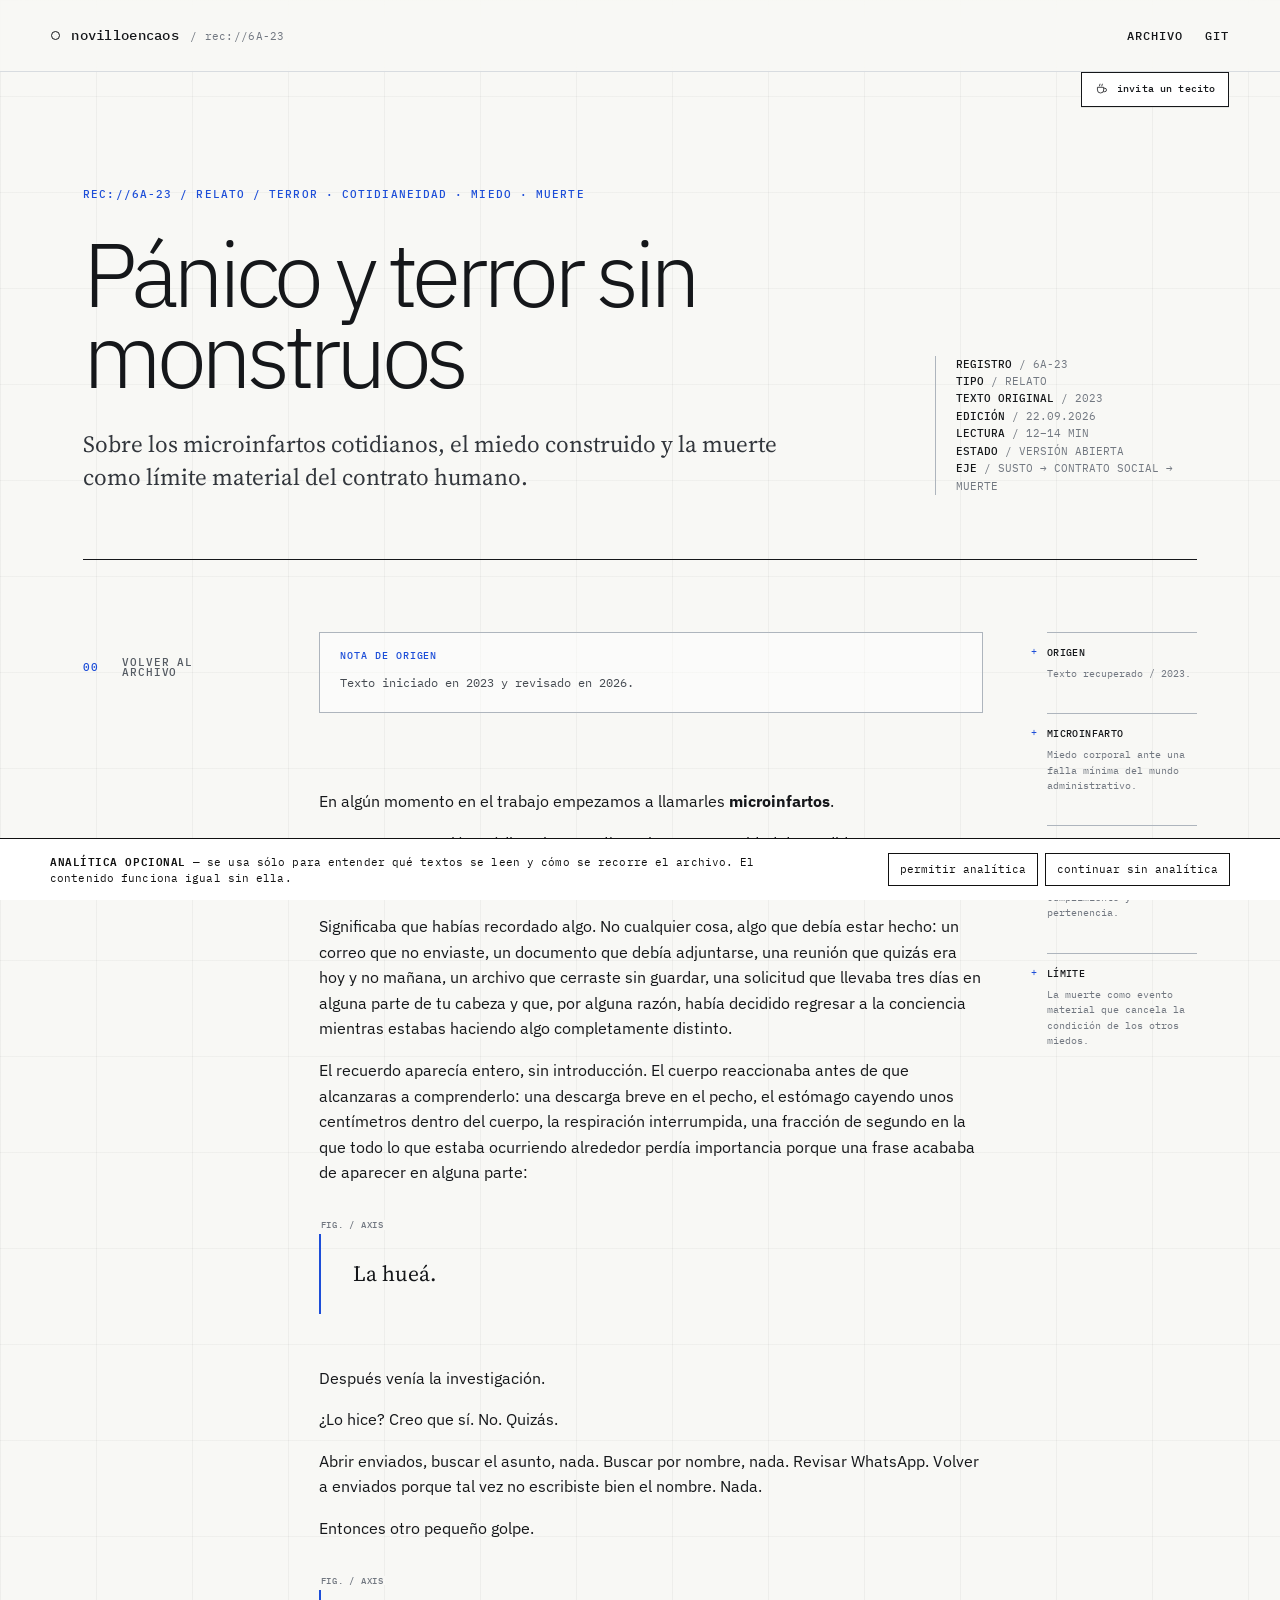
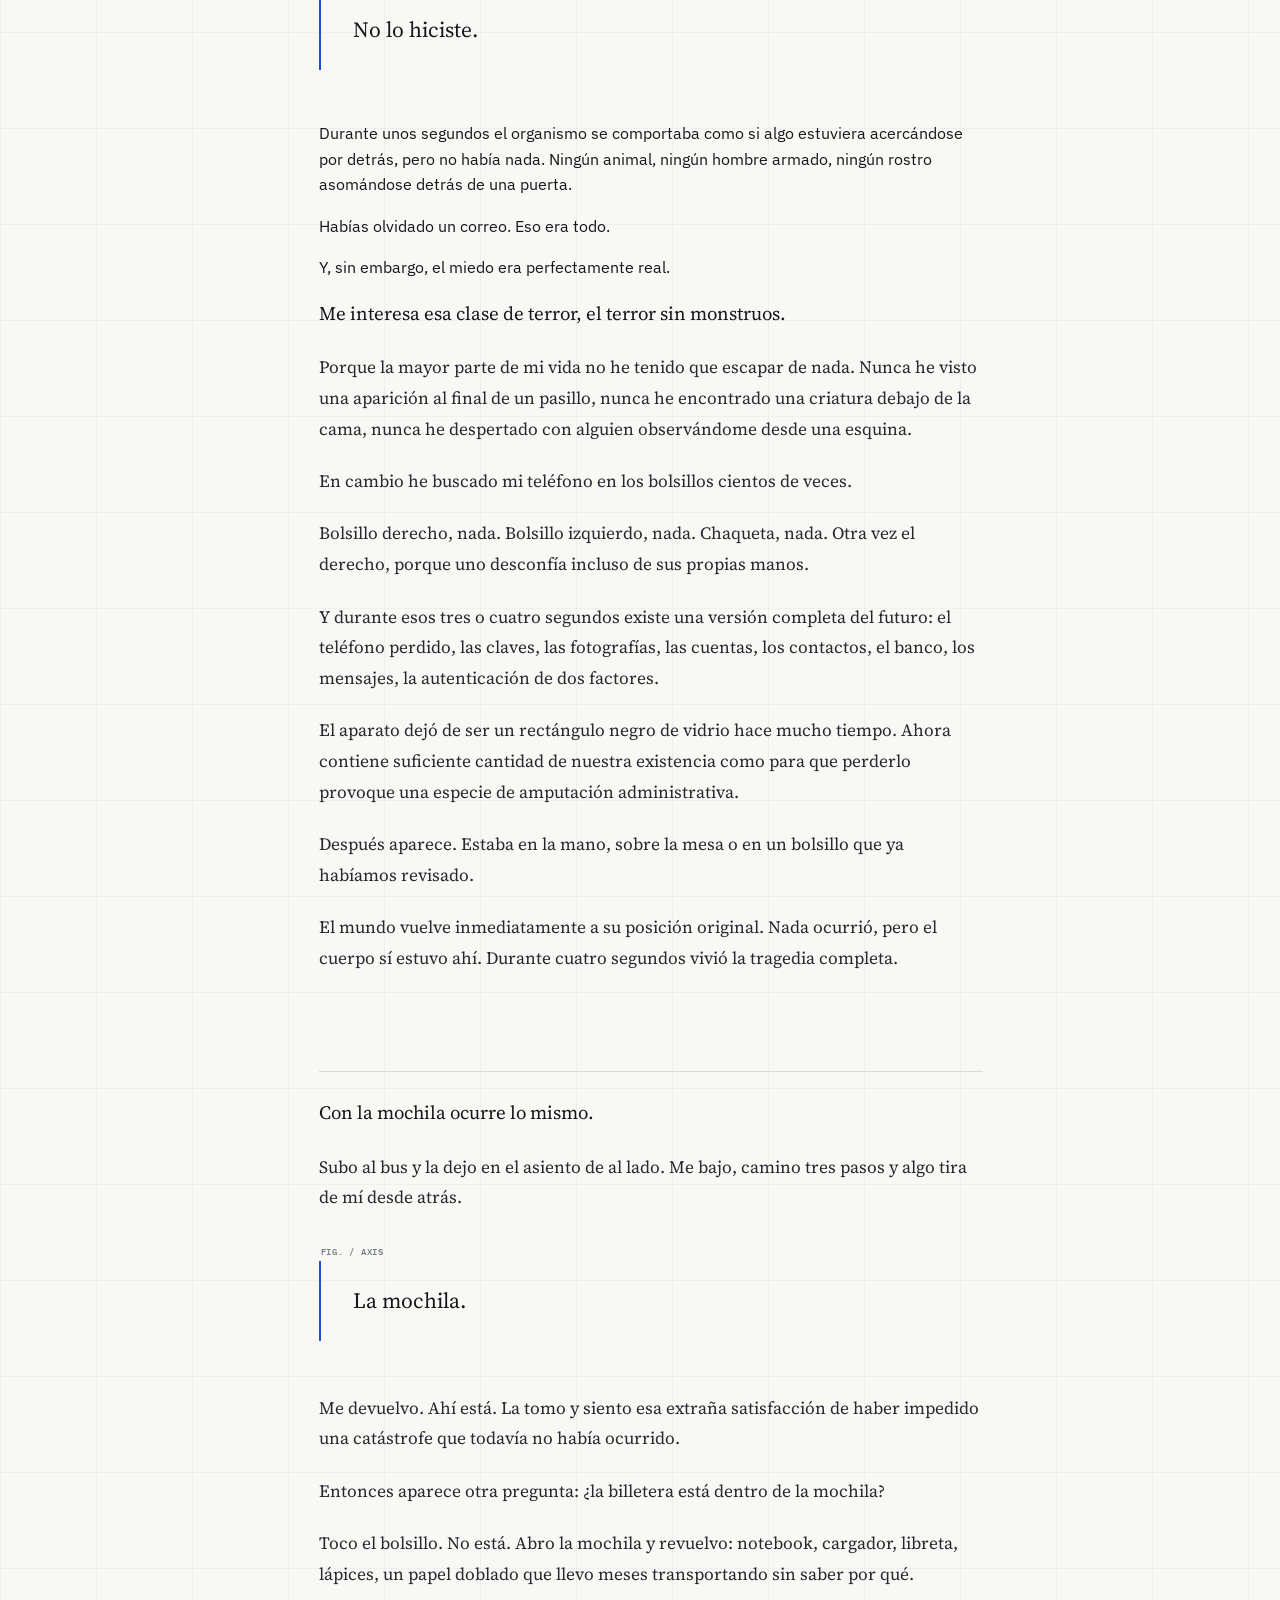
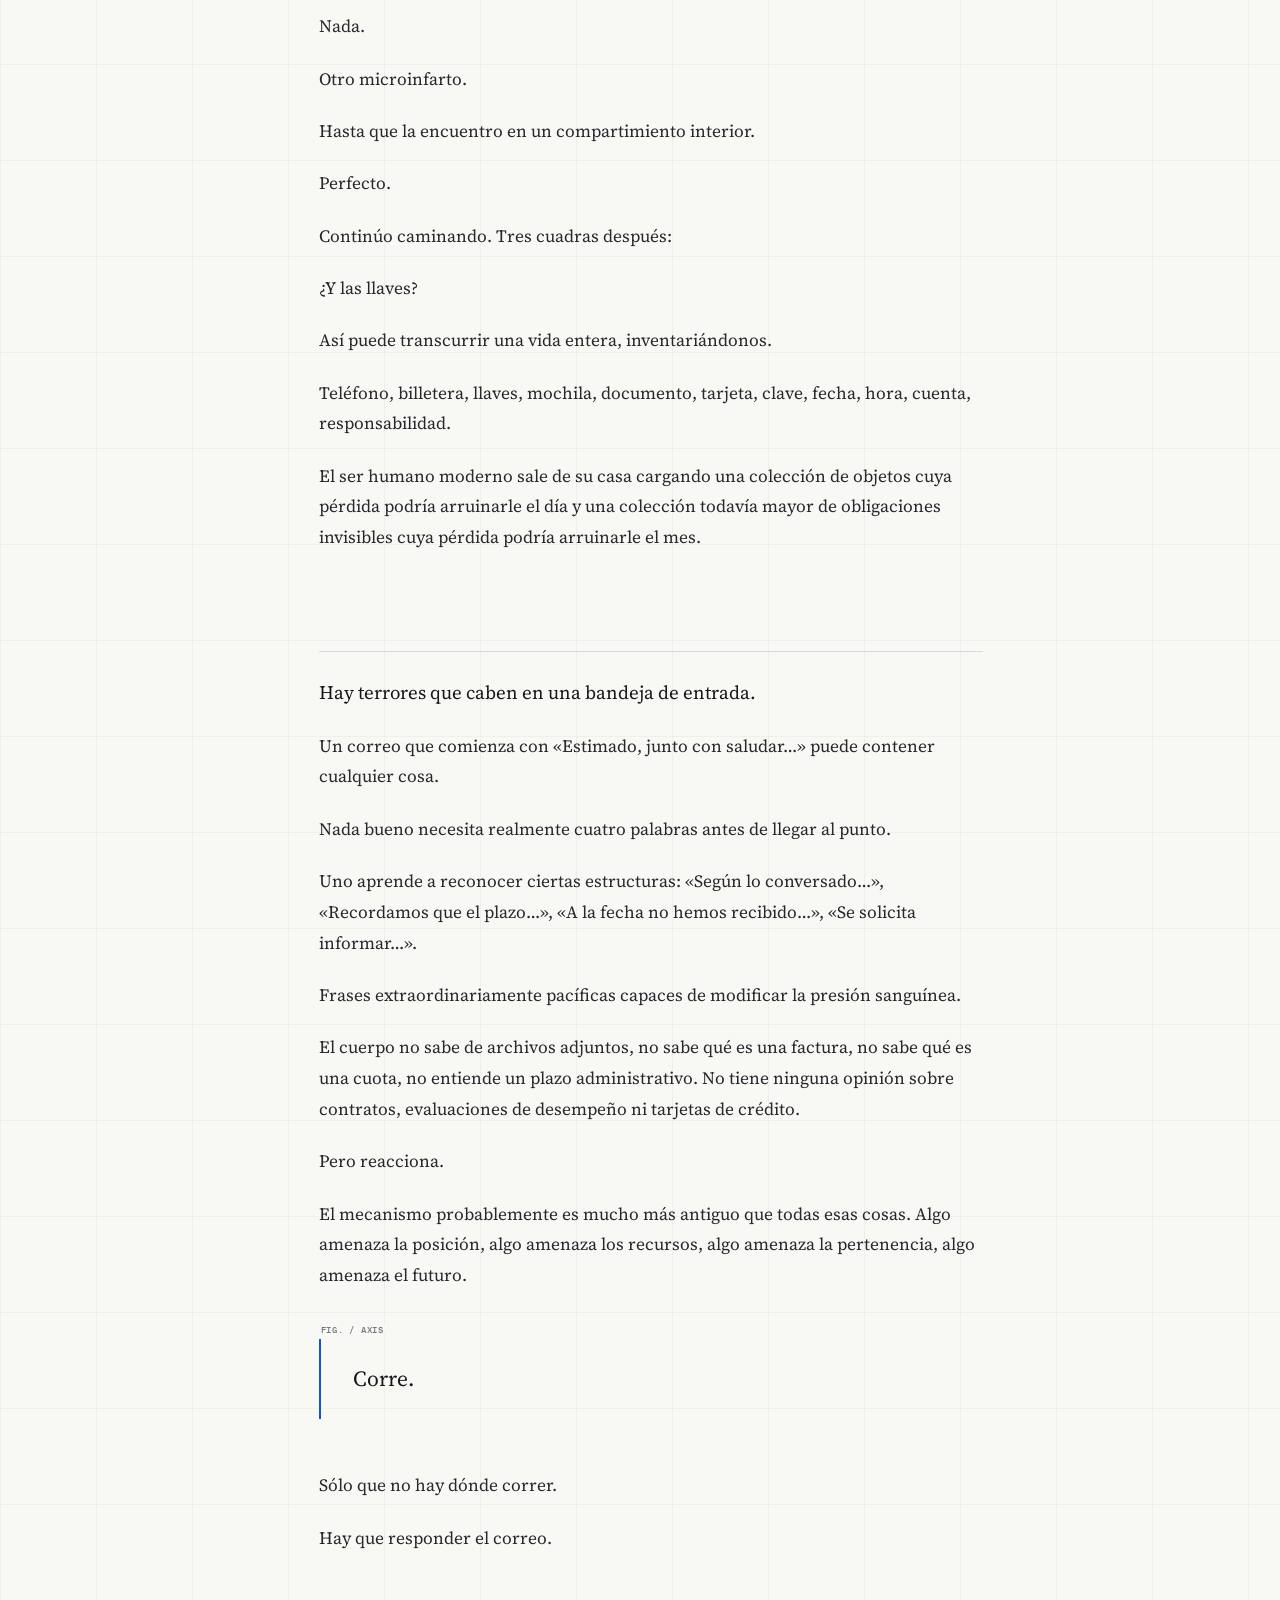
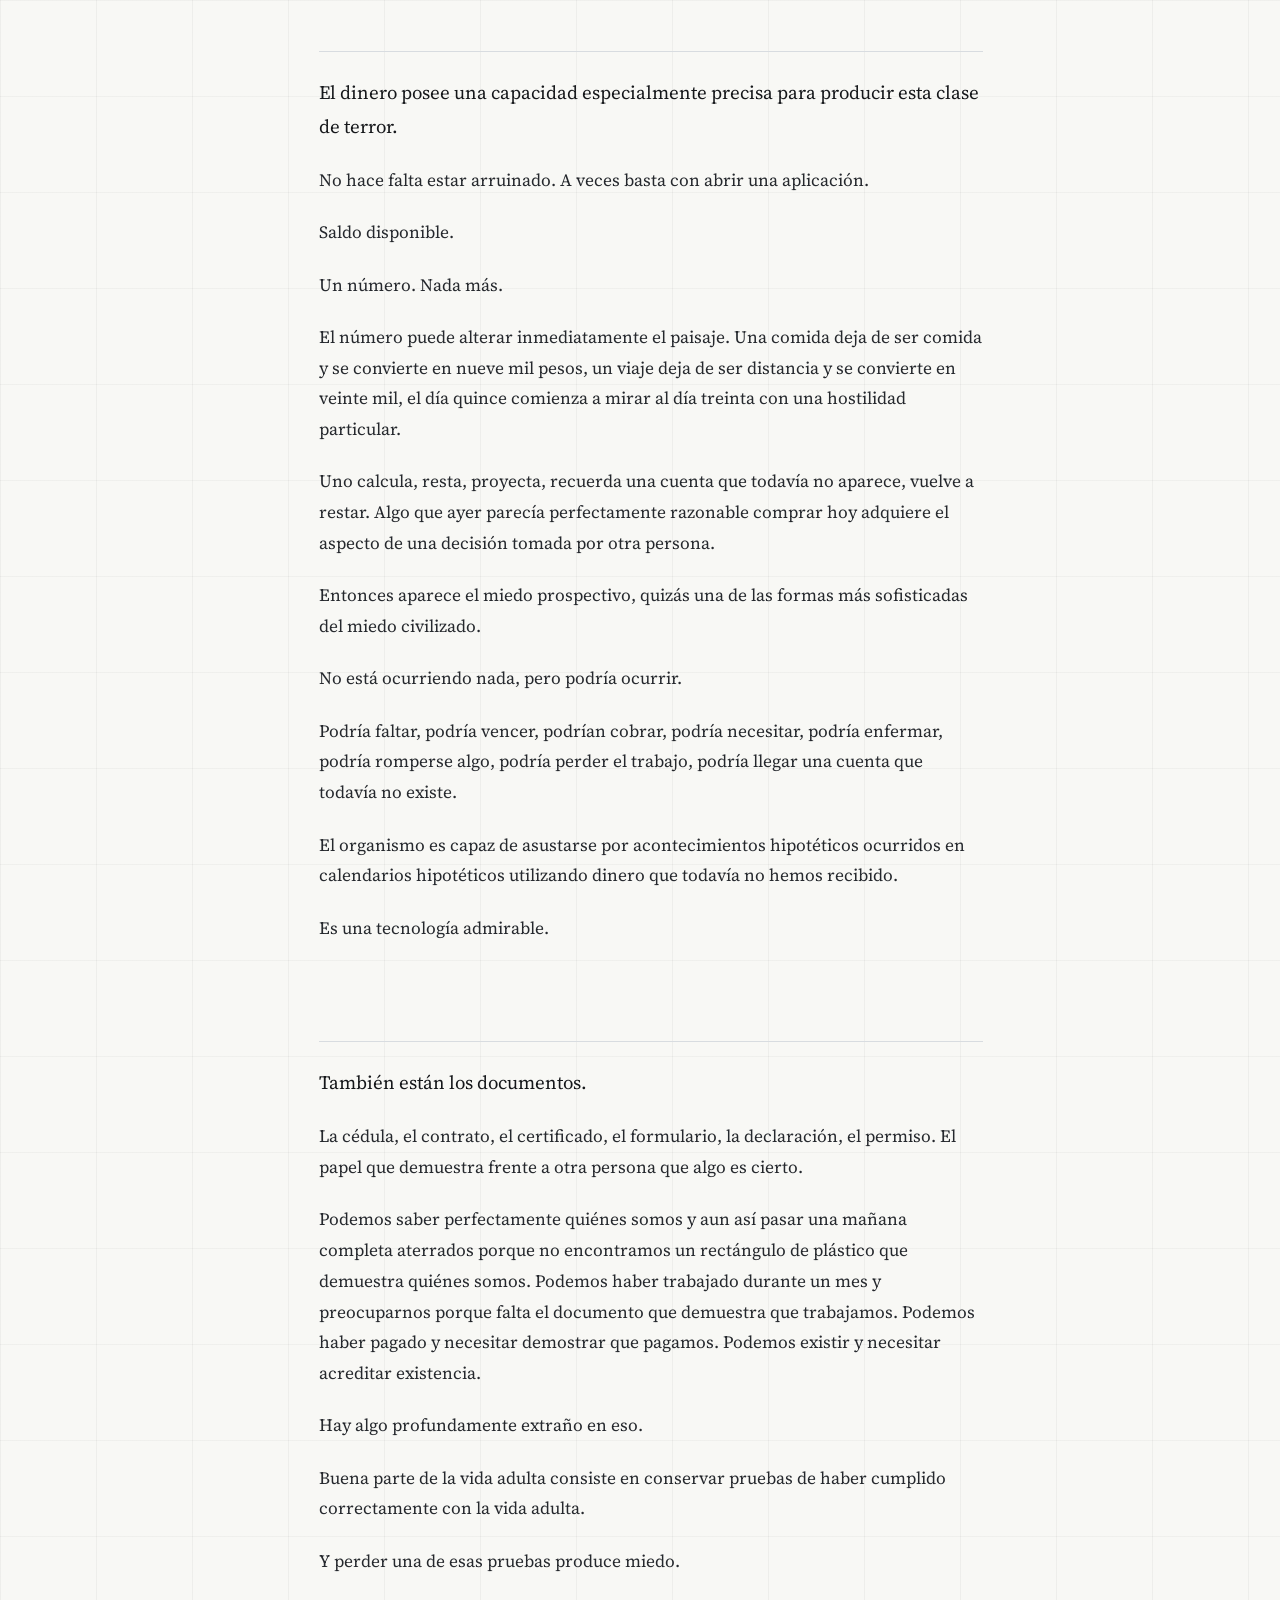
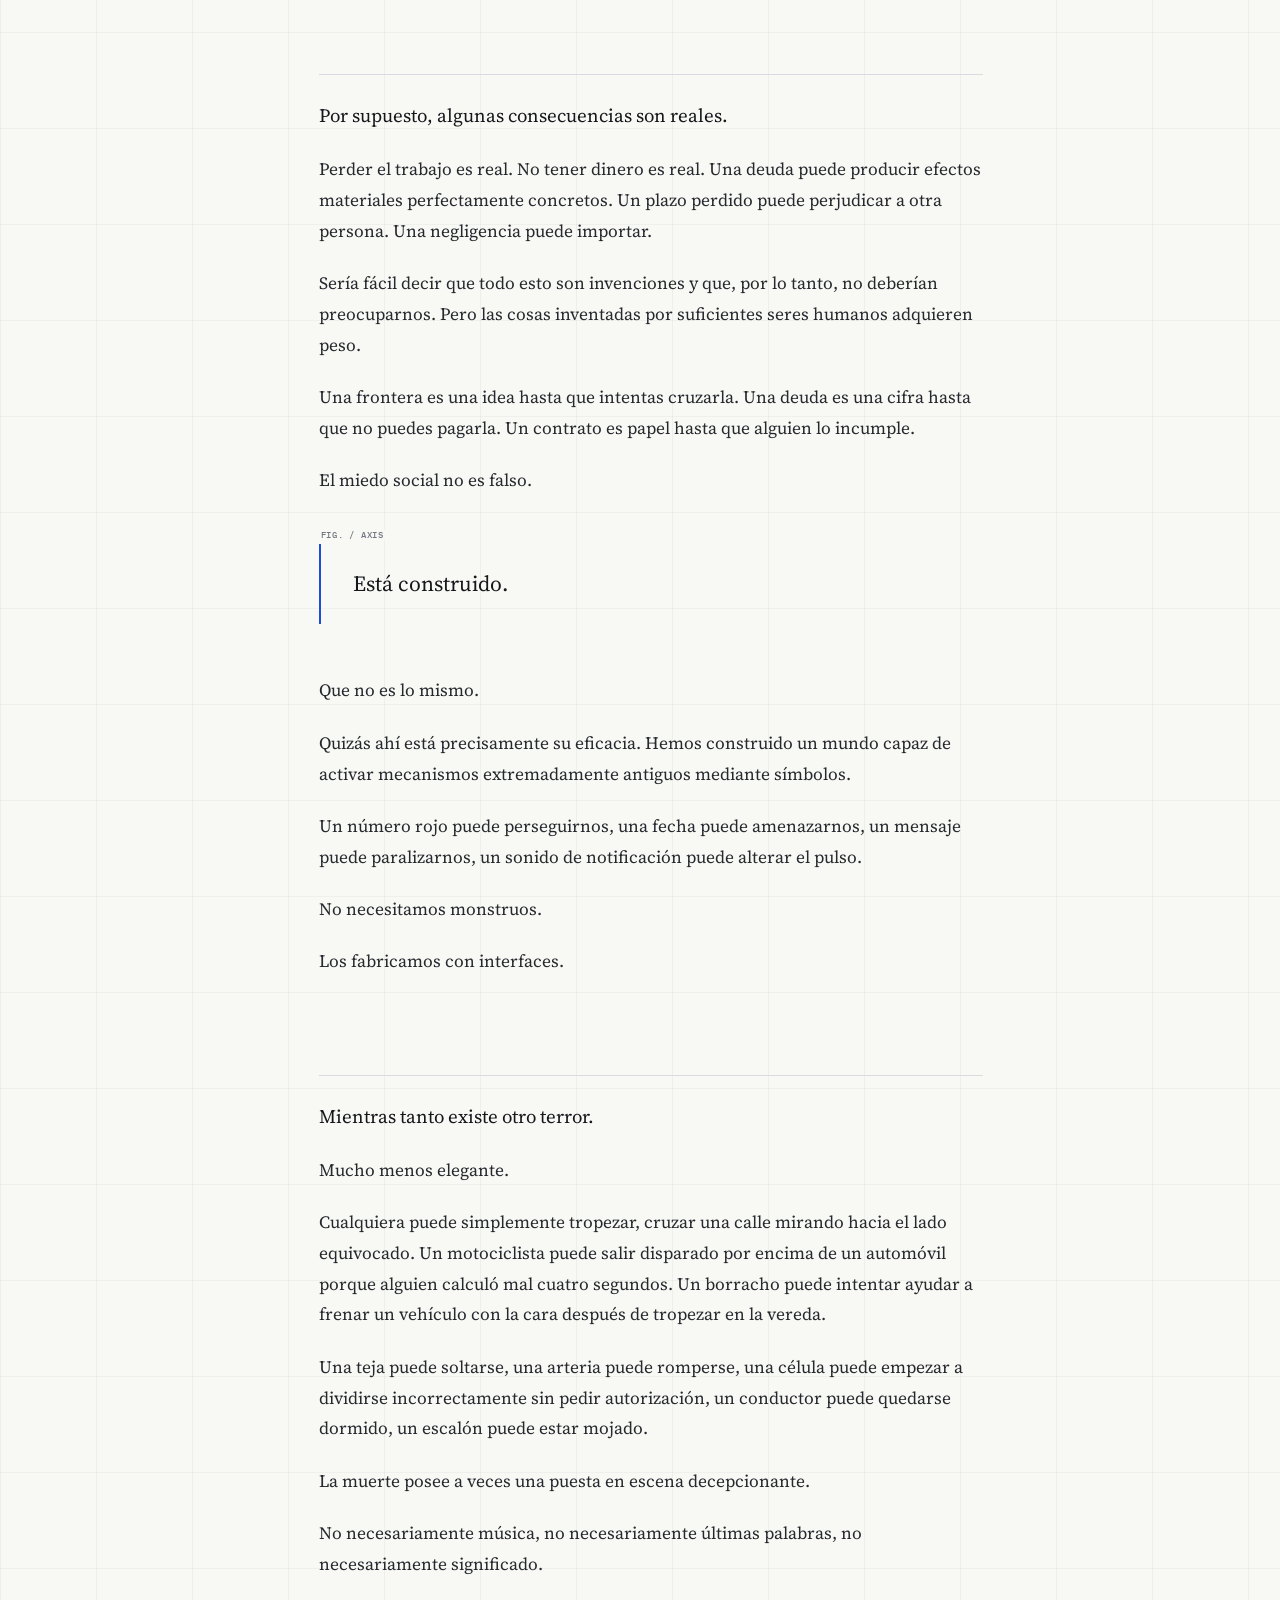
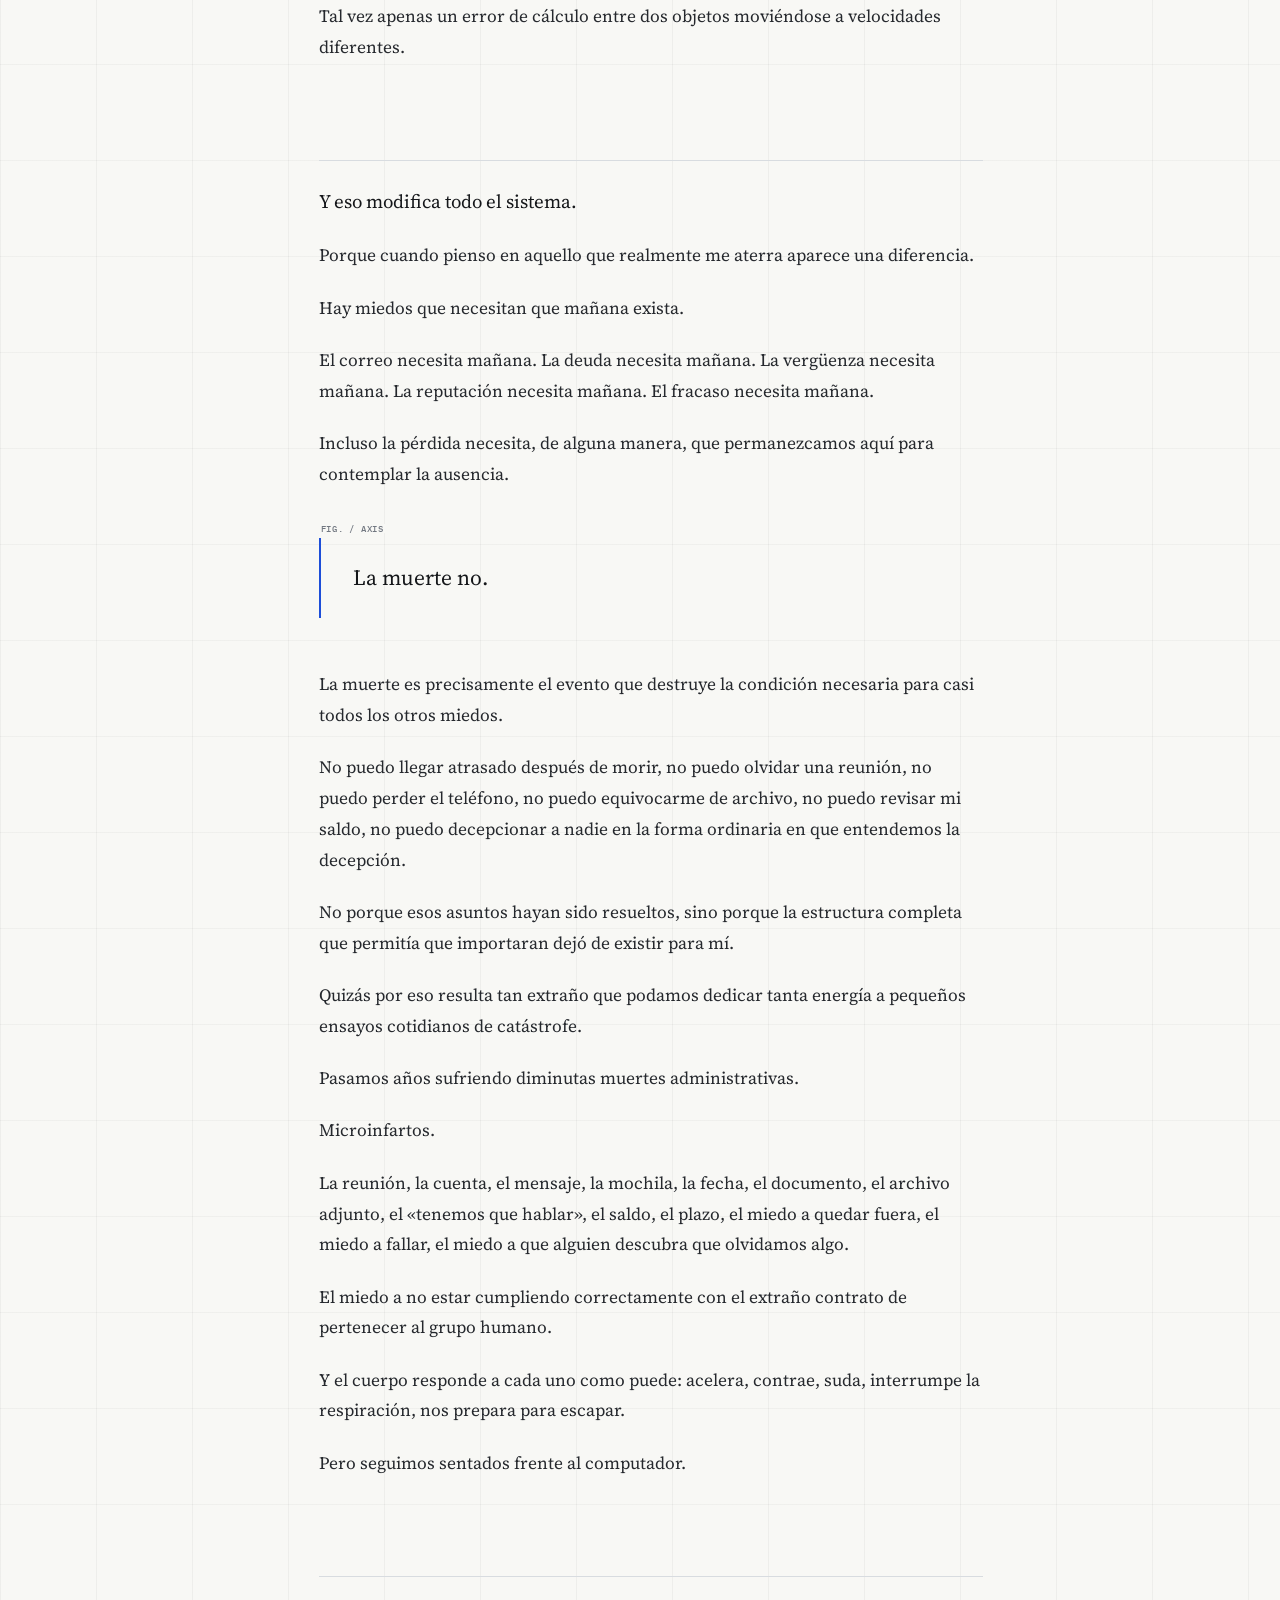
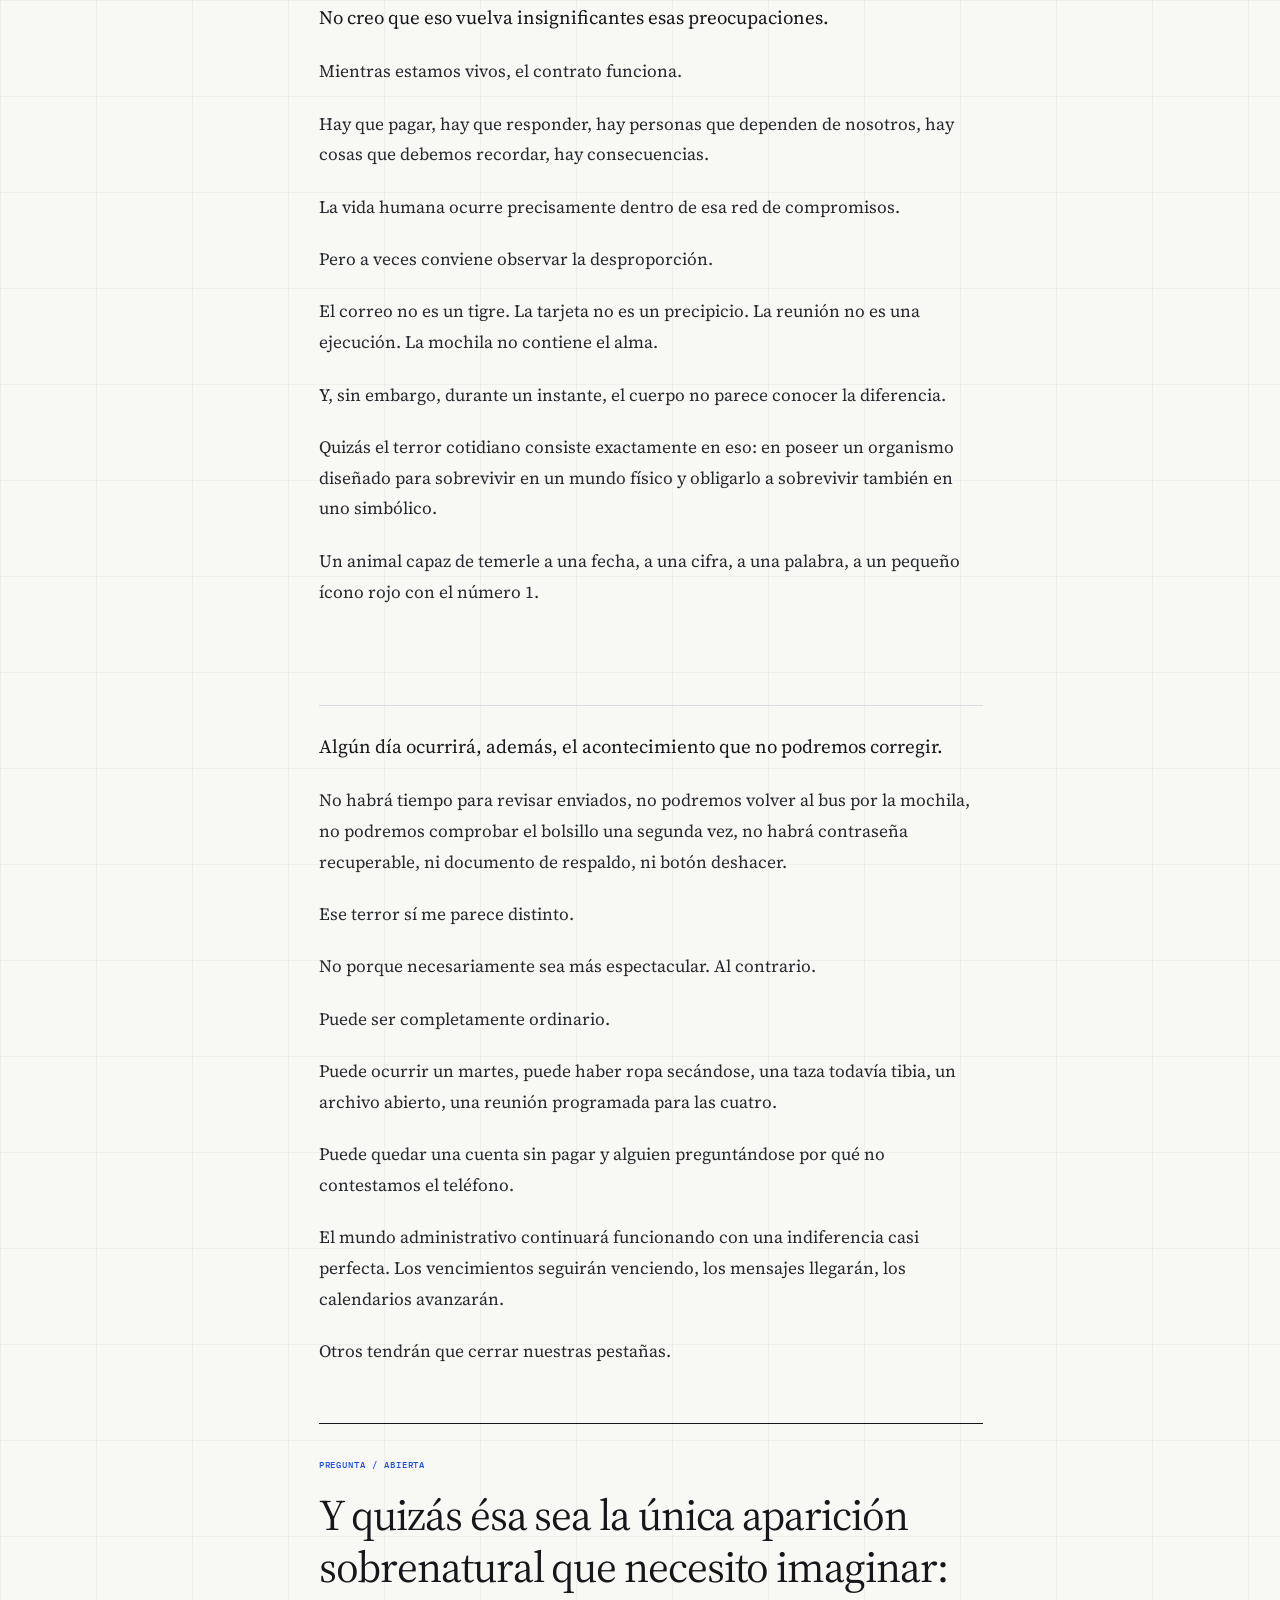
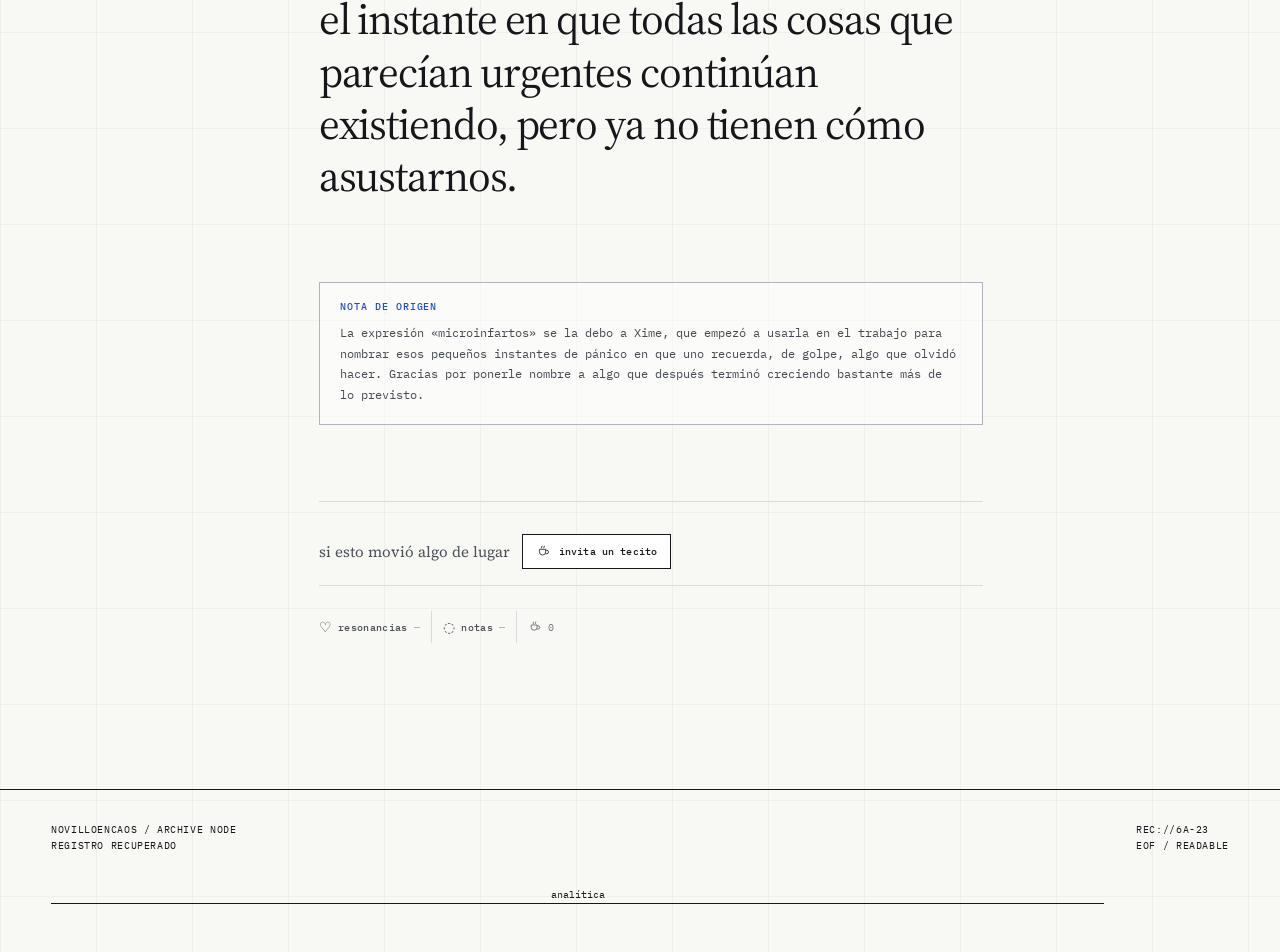
<file: relatos/panico-y-terror-sin-monstruos/index.html>
<!doctype html>
<html lang="es">
<head>
  <meta charset="utf-8">
  <meta name="viewport" content="width=device-width,initial-scale=1">
  <meta name="description" content="Pánico y terror sin monstruos — relato sobre los microinfartos cotidianos, el miedo construido y la muerte como límite material.">
  <title>Pánico y terror sin monstruos — novilloencaos</title>
  <link rel="stylesheet" href="../../assets/css/site.css?v=20260922-5">
</head>
<body class="site-grid" data-content-id="panico-y-terror-sin-monstruos" data-content-type="relato" data-content-record="REC://6A-23" data-content-topics="Terror · Cotidianeidad · Miedo · Muerte" data-content-version="2026-09-22">
  <div class="reading-progress" aria-hidden="true"></div>
  <header class="site-header">
    <a class="brand" href="../../"><i aria-hidden="true"></i><span>novilloencaos</span><small>/ rec://6A-23</small></a>
    <nav class="site-nav" aria-label="Navegación principal">
      <a href="../../#archivo">Archivo</a>
      <a href="https://github.com/NGRR/novilloencaos">Git</a>
    </nav>
  </header>

  <main class="essay-shell">
    <header class="essay-hero">
      <div>
        <p class="essay-kicker">REC://6A-23 / RELATO / TERROR · COTIDIANEIDAD · MIEDO · MUERTE</p>
        <h1>Pánico y terror sin monstruos</h1>
        <p class="essay-deck">Sobre los microinfartos cotidianos, el miedo construido y la muerte como límite material del contrato humano.</p>
      </div>
      <aside class="essay-spec" aria-label="Ficha del texto">
        <strong>REGISTRO</strong> / 6A-23<br>
        <strong>TIPO</strong> / RELATO<br>
        <strong>TEXTO ORIGINAL</strong> / 2023<br>
        <strong>EDICIÓN</strong> / 22.09.2026<br>
        <strong>LECTURA</strong> / 12–14 MIN<br>
        <strong>ESTADO</strong> / VERSIÓN ABIERTA<br>
        <strong>EJE</strong> / SUSTO → CONTRATO SOCIAL → MUERTE
      </aside>
    </header>

    <div class="essay-layout">
      <nav class="toc" aria-label="Navegación del relato">
        <a class="back-link" href="../../">Volver al archivo</a>
      </nav>

      <article class="essay-body">
        <aside class="source-note" aria-label="Nota de origen">
          <b>NOTA DE ORIGEN</b>
          <p>Texto iniciado en 2023 y revisado en 2026.</p>
        </aside>

        <p>En algún momento en el trabajo empezamos a llamarles <strong>microinfartos</strong>.</p>

        <p>No era una expresión médica ni pretendía serlo. Era una unidad de medida.</p>

        <p>—Me dio un microinfarto.</p>

        <p>Significaba que habías recordado algo. No cualquier cosa, algo que debía estar hecho: un correo que no enviaste, un documento que debía adjuntarse, una reunión que quizás era hoy y no mañana, un archivo que cerraste sin guardar, una solicitud que llevaba tres días en alguna parte de tu cabeza y que, por alguna razón, había decidido regresar a la conciencia mientras estabas haciendo algo completamente distinto.</p>

        <p>El recuerdo aparecía entero, sin introducción. El cuerpo reaccionaba antes de que alcanzaras a comprenderlo: una descarga breve en el pecho, el estómago cayendo unos centímetros dentro del cuerpo, la respiración interrumpida, una fracción de segundo en la que todo lo que estaba ocurriendo alrededor perdía importancia porque una frase acababa de aparecer en alguna parte:</p>

        <div class="quote-axis">La hueá.</div>

        <p>Después venía la investigación.</p>

        <p>¿Lo hice? Creo que sí. No. Quizás.</p>

        <p>Abrir enviados, buscar el asunto, nada. Buscar por nombre, nada. Revisar WhatsApp. Volver a enviados porque tal vez no escribiste bien el nombre. Nada.</p>

        <p>Entonces otro pequeño golpe.</p>

        <div class="quote-axis">No lo hiciste.</div>

        <p>Durante unos segundos el organismo se comportaba como si algo estuviera acercándose por detrás, pero no había nada. Ningún animal, ningún hombre armado, ningún rostro asomándose detrás de una puerta.</p>

        <p>Habías olvidado un correo. Eso era todo.</p>

        <p>Y, sin embargo, el miedo era perfectamente real.</p>

        <section class="essay-section">
          <p>Me interesa esa clase de terror, el terror sin monstruos.</p>

          <p>Porque la mayor parte de mi vida no he tenido que escapar de nada. Nunca he visto una aparición al final de un pasillo, nunca he encontrado una criatura debajo de la cama, nunca he despertado con alguien observándome desde una esquina.</p>

          <p>En cambio he buscado mi teléfono en los bolsillos cientos de veces.</p>

          <p>Bolsillo derecho, nada. Bolsillo izquierdo, nada. Chaqueta, nada. Otra vez el derecho, porque uno desconfía incluso de sus propias manos.</p>

          <p>Y durante esos tres o cuatro segundos existe una versión completa del futuro: el teléfono perdido, las claves, las fotografías, las cuentas, los contactos, el banco, los mensajes, la autenticación de dos factores.</p>

          <p>El aparato dejó de ser un rectángulo negro de vidrio hace mucho tiempo. Ahora contiene suficiente cantidad de nuestra existencia como para que perderlo provoque una especie de amputación administrativa.</p>

          <p>Después aparece. Estaba en la mano, sobre la mesa o en un bolsillo que ya habíamos revisado.</p>

          <p>El mundo vuelve inmediatamente a su posición original. Nada ocurrió, pero el cuerpo sí estuvo ahí. Durante cuatro segundos vivió la tragedia completa.</p>
        </section>

        <section class="essay-section">
          <p>Con la mochila ocurre lo mismo.</p>

          <p>Subo al bus y la dejo en el asiento de al lado. Me bajo, camino tres pasos y algo tira de mí desde atrás.</p>

          <div class="quote-axis">La mochila.</div>

          <p>Me devuelvo. Ahí está. La tomo y siento esa extraña satisfacción de haber impedido una catástrofe que todavía no había ocurrido.</p>

          <p>Entonces aparece otra pregunta: ¿la billetera está dentro de la mochila?</p>

          <p>Toco el bolsillo. No está. Abro la mochila y revuelvo: notebook, cargador, libreta, lápices, un papel doblado que llevo meses transportando sin saber por qué.</p>

          <p>Nada.</p>

          <p>Otro microinfarto.</p>

          <p>Hasta que la encuentro en un compartimiento interior.</p>

          <p>Perfecto.</p>

          <p>Continúo caminando. Tres cuadras después:</p>

          <p>¿Y las llaves?</p>

          <p>Así puede transcurrir una vida entera, inventariándonos.</p>

          <p>Teléfono, billetera, llaves, mochila, documento, tarjeta, clave, fecha, hora, cuenta, responsabilidad.</p>

          <p>El ser humano moderno sale de su casa cargando una colección de objetos cuya pérdida podría arruinarle el día y una colección todavía mayor de obligaciones invisibles cuya pérdida podría arruinarle el mes.</p>
        </section>

        <section class="essay-section">
          <p>Hay terrores que caben en una bandeja de entrada.</p>

          <p>Un correo que comienza con «Estimado, junto con saludar…» puede contener cualquier cosa.</p>

          <p>Nada bueno necesita realmente cuatro palabras antes de llegar al punto.</p>

          <p>Uno aprende a reconocer ciertas estructuras: «Según lo conversado…», «Recordamos que el plazo…», «A la fecha no hemos recibido…», «Se solicita informar…».</p>

          <p>Frases extraordinariamente pacíficas capaces de modificar la presión sanguínea.</p>

          <p>El cuerpo no sabe de archivos adjuntos, no sabe qué es una factura, no sabe qué es una cuota, no entiende un plazo administrativo. No tiene ninguna opinión sobre contratos, evaluaciones de desempeño ni tarjetas de crédito.</p>

          <p>Pero reacciona.</p>

          <p>El mecanismo probablemente es mucho más antiguo que todas esas cosas. Algo amenaza la posición, algo amenaza los recursos, algo amenaza la pertenencia, algo amenaza el futuro.</p>

          <div class="quote-axis">Corre.</div>

          <p>Sólo que no hay dónde correr.</p>

          <p>Hay que responder el correo.</p>
        </section>

        <section class="essay-section">
          <p>El dinero posee una capacidad especialmente precisa para producir esta clase de terror.</p>

          <p>No hace falta estar arruinado. A veces basta con abrir una aplicación.</p>

          <p>Saldo disponible.</p>

          <p>Un número. Nada más.</p>

          <p>El número puede alterar inmediatamente el paisaje. Una comida deja de ser comida y se convierte en nueve mil pesos, un viaje deja de ser distancia y se convierte en veinte mil, el día quince comienza a mirar al día treinta con una hostilidad particular.</p>

          <p>Uno calcula, resta, proyecta, recuerda una cuenta que todavía no aparece, vuelve a restar. Algo que ayer parecía perfectamente razonable comprar hoy adquiere el aspecto de una decisión tomada por otra persona.</p>

          <p>Entonces aparece el miedo prospectivo, quizás una de las formas más sofisticadas del miedo civilizado.</p>

          <p>No está ocurriendo nada, pero podría ocurrir.</p>

          <p>Podría faltar, podría vencer, podrían cobrar, podría necesitar, podría enfermar, podría romperse algo, podría perder el trabajo, podría llegar una cuenta que todavía no existe.</p>

          <p>El organismo es capaz de asustarse por acontecimientos hipotéticos ocurridos en calendarios hipotéticos utilizando dinero que todavía no hemos recibido.</p>

          <p>Es una tecnología admirable.</p>
        </section>

        <section class="essay-section">
          <p>También están los documentos.</p>

          <p>La cédula, el contrato, el certificado, el formulario, la declaración, el permiso. El papel que demuestra frente a otra persona que algo es cierto.</p>

          <p>Podemos saber perfectamente quiénes somos y aun así pasar una mañana completa aterrados porque no encontramos un rectángulo de plástico que demuestra quiénes somos. Podemos haber trabajado durante un mes y preocuparnos porque falta el documento que demuestra que trabajamos. Podemos haber pagado y necesitar demostrar que pagamos. Podemos existir y necesitar acreditar existencia.</p>

          <p>Hay algo profundamente extraño en eso.</p>

          <p>Buena parte de la vida adulta consiste en conservar pruebas de haber cumplido correctamente con la vida adulta.</p>

          <p>Y perder una de esas pruebas produce miedo.</p>
        </section>

        <section class="essay-section">
          <p>Por supuesto, algunas consecuencias son reales.</p>

          <p>Perder el trabajo es real. No tener dinero es real. Una deuda puede producir efectos materiales perfectamente concretos. Un plazo perdido puede perjudicar a otra persona. Una negligencia puede importar.</p>

          <p>Sería fácil decir que todo esto son invenciones y que, por lo tanto, no deberían preocuparnos. Pero las cosas inventadas por suficientes seres humanos adquieren peso.</p>

          <p>Una frontera es una idea hasta que intentas cruzarla. Una deuda es una cifra hasta que no puedes pagarla. Un contrato es papel hasta que alguien lo incumple.</p>

          <p>El miedo social no es falso.</p>

          <div class="quote-axis">Está construido.</div>

          <p>Que no es lo mismo.</p>

          <p>Quizás ahí está precisamente su eficacia. Hemos construido un mundo capaz de activar mecanismos extremadamente antiguos mediante símbolos.</p>

          <p>Un número rojo puede perseguirnos, una fecha puede amenazarnos, un mensaje puede paralizarnos, un sonido de notificación puede alterar el pulso.</p>

          <p>No necesitamos monstruos.</p>

          <p>Los fabricamos con interfaces.</p>
        </section>

        <section class="essay-section">
          <p>Mientras tanto existe otro terror.</p>

          <p>Mucho menos elegante.</p>

          <p>Cualquiera puede simplemente tropezar, cruzar una calle mirando hacia el lado equivocado. Un motociclista puede salir disparado por encima de un automóvil porque alguien calculó mal cuatro segundos. Un borracho puede intentar ayudar a frenar un vehículo con la cara después de tropezar en la vereda.</p>

          <p>Una teja puede soltarse, una arteria puede romperse, una célula puede empezar a dividirse incorrectamente sin pedir autorización, un conductor puede quedarse dormido, un escalón puede estar mojado.</p>

          <p>La muerte posee a veces una puesta en escena decepcionante.</p>

          <p>No necesariamente música, no necesariamente últimas palabras, no necesariamente significado.</p>

          <p>Tal vez apenas un error de cálculo entre dos objetos moviéndose a velocidades diferentes.</p>
        </section>

        <section class="essay-section">
          <p>Y eso modifica todo el sistema.</p>

          <p>Porque cuando pienso en aquello que realmente me aterra aparece una diferencia.</p>

          <p>Hay miedos que necesitan que mañana exista.</p>

          <p>El correo necesita mañana. La deuda necesita mañana. La vergüenza necesita mañana. La reputación necesita mañana. El fracaso necesita mañana.</p>

          <p>Incluso la pérdida necesita, de alguna manera, que permanezcamos aquí para contemplar la ausencia.</p>

          <div class="quote-axis">La muerte no.</div>

          <p>La muerte es precisamente el evento que destruye la condición necesaria para casi todos los otros miedos.</p>

          <p>No puedo llegar atrasado después de morir, no puedo olvidar una reunión, no puedo perder el teléfono, no puedo equivocarme de archivo, no puedo revisar mi saldo, no puedo decepcionar a nadie en la forma ordinaria en que entendemos la decepción.</p>

          <p>No porque esos asuntos hayan sido resueltos, sino porque la estructura completa que permitía que importaran dejó de existir para mí.</p>

          <p>Quizás por eso resulta tan extraño que podamos dedicar tanta energía a pequeños ensayos cotidianos de catástrofe.</p>

          <p>Pasamos años sufriendo diminutas muertes administrativas.</p>

          <p>Microinfartos.</p>

          <p>La reunión, la cuenta, el mensaje, la mochila, la fecha, el documento, el archivo adjunto, el «tenemos que hablar», el saldo, el plazo, el miedo a quedar fuera, el miedo a fallar, el miedo a que alguien descubra que olvidamos algo.</p>

          <p>El miedo a no estar cumpliendo correctamente con el extraño contrato de pertenecer al grupo humano.</p>

          <p>Y el cuerpo responde a cada uno como puede: acelera, contrae, suda, interrumpe la respiración, nos prepara para escapar.</p>

          <p>Pero seguimos sentados frente al computador.</p>
        </section>

        <section class="essay-section">
          <p>No creo que eso vuelva insignificantes esas preocupaciones.</p>

          <p>Mientras estamos vivos, el contrato funciona.</p>

          <p>Hay que pagar, hay que responder, hay personas que dependen de nosotros, hay cosas que debemos recordar, hay consecuencias.</p>

          <p>La vida humana ocurre precisamente dentro de esa red de compromisos.</p>

          <p>Pero a veces conviene observar la desproporción.</p>

          <p>El correo no es un tigre. La tarjeta no es un precipicio. La reunión no es una ejecución. La mochila no contiene el alma.</p>

          <p>Y, sin embargo, durante un instante, el cuerpo no parece conocer la diferencia.</p>

          <p>Quizás el terror cotidiano consiste exactamente en eso: en poseer un organismo diseñado para sobrevivir en un mundo físico y obligarlo a sobrevivir también en uno simbólico.</p>

          <p>Un animal capaz de temerle a una fecha, a una cifra, a una palabra, a un pequeño ícono rojo con el número 1.</p>
        </section>

        <section class="essay-section">
          <p>Algún día ocurrirá, además, el acontecimiento que no podremos corregir.</p>

          <p>No habrá tiempo para revisar enviados, no podremos volver al bus por la mochila, no podremos comprobar el bolsillo una segunda vez, no habrá contraseña recuperable, ni documento de respaldo, ni botón deshacer.</p>

          <p>Ese terror sí me parece distinto.</p>

          <p>No porque necesariamente sea más espectacular. Al contrario.</p>

          <p>Puede ser completamente ordinario.</p>

          <p>Puede ocurrir un martes, puede haber ropa secándose, una taza todavía tibia, un archivo abierto, una reunión programada para las cuatro.</p>

          <p>Puede quedar una cuenta sin pagar y alguien preguntándose por qué no contestamos el teléfono.</p>

          <p>El mundo administrativo continuará funcionando con una indiferencia casi perfecta. Los vencimientos seguirán venciendo, los mensajes llegarán, los calendarios avanzarán.</p>

          <p>Otros tendrán que cerrar nuestras pestañas.</p>

          <div class="closing-question">Y quizás ésa sea la única aparición sobrenatural que necesito imaginar: el instante en que todas las cosas que parecían urgentes continúan existiendo, pero ya no tienen cómo asustarnos.</div>
        </section>

        <aside class="source-note" aria-label="Nota de origen del concepto">
          <b>NOTA DE ORIGEN</b>
          <p>La expresión «microinfartos» se la debo a Xime, que empezó a usarla en el trabajo para nombrar esos pequeños instantes de pánico en que uno recuerda, de golpe, algo que olvidó hacer. Gracias por ponerle nombre a algo que después terminó creciendo bastante más de lo previsto.</p>
        </aside>
      </article>

      <aside class="margin-notes" aria-label="Notas marginales">
        <div class="margin-note"><b>ORIGEN</b>Texto recuperado / 2023.</div>
        <div class="margin-note"><b>MICROINFARTO</b>Miedo corporal ante una falla mínima del mundo administrativo.</div>
        <div class="margin-note"><b>CONTRATO</b>Propiedad, plazo, reputación, deuda, cumplimiento y pertenencia.</div>
        <div class="margin-note"><b>LÍMITE</b>La muerte como evento material que cancela la condición de los otros miedos.</div>
      </aside>
    </div>
  </main>

  <footer class="site-footer">
    <div>novilloencaos / archive node<br>registro recuperado</div>
    <div>REC://6A-23<br>EOF / READABLE</div>
  </footer>
  <script src="../../assets/js/site.js?v=20260922-5"></script>
</body>
</html>
</file>
<file: assets/css/site.css>
@import url('https://fonts.googleapis.com/css2?family=IBM+Plex+Mono:wght@400;500&family=IBM+Plex+Sans:wght@300;400;500;600&family=Source+Serif+4:opsz,wght@8..60,400;8..60,500&display=swap');

:root{
  --paper:#f8f8f5;
  --white:#ffffff;
  --ink:#15171a;
  --muted:#717780;
  --line:#d8dce0;
  --line-strong:#aeb5bd;
  --blue:#1d4ed8;
  --blue-soft:#e9efff;
  --measure:76rem;
  --article:46rem;
  --gutter:clamp(1.25rem,4vw,4rem);
  --sans:'IBM Plex Sans',system-ui,sans-serif;
  --mono:'IBM Plex Mono',ui-monospace,monospace;
  --serif:'Source Serif 4',Georgia,serif;
}

*{box-sizing:border-box}
html{scroll-behavior:smooth}
body{
  margin:0;
  background:var(--paper);
  color:var(--ink);
  font-family:var(--sans);
  font-size:16px;
  line-height:1.6;
  -webkit-font-smoothing:antialiased;
}
a{color:inherit;text-decoration:none}
a:hover{color:var(--blue)}
::selection{background:var(--blue);color:#fff}

.site-grid{
  min-height:100vh;
  background-image:
    linear-gradient(to right,rgba(21,23,26,.045) 1px,transparent 1px),
    linear-gradient(to bottom,rgba(21,23,26,.035) 1px,transparent 1px);
  background-size:96px 96px;
}

.site-header{
  position:sticky;
  top:0;
  z-index:50;
  display:grid;
  grid-template-columns:1fr auto;
  align-items:center;
  min-height:72px;
  padding:0 var(--gutter);
  border-bottom:1px solid var(--line);
  background:rgba(248,248,245,.92);
  backdrop-filter:blur(16px);
}
.brand{
  display:flex;
  align-items:baseline;
  gap:.7rem;
  font:500 .85rem/1 var(--mono);
  letter-spacing:.02em;
}
.brand i{display:inline-block;width:9px;height:9px;border:1px solid var(--ink);border-radius:50%}
.brand small{color:var(--muted);font-weight:400}
.site-nav{display:flex;gap:1.4rem;font:500 .72rem/1 var(--mono);text-transform:uppercase;letter-spacing:.08em}

/* Apoyo / componente común */
.support-cta{
  display:inline-flex;
  align-items:center;
  justify-content:center;
  gap:.5rem;
  min-height:34px;
  padding:.55rem .78rem;
  background:var(--ink);
  color:#fff;
  font:500 .61rem/1 var(--mono);
  letter-spacing:.015em;
  text-transform:none;
  white-space:nowrap;
  text-decoration:none;
  transition:background-color .16s ease,transform .16s ease;
}
.support-cta svg{
  display:block;
  width:15px;
  height:15px;
  flex:0 0 15px;
}
.support-cta:hover,
.support-cta:focus-visible{
  color:#fff;
  background:#2a2d31;
}
.support-utility{
  position:absolute;
  z-index:2;
  top:72px;
  right:var(--gutter);
  box-shadow:0 1px 0 rgba(0,0,0,.08);
}
.support-utility:hover,
.support-utility:focus-visible{transform:translateY(1px)}
.support-utility--article,
.support-cta--article{
  background:var(--white);
  color:var(--ink);
  border:1px solid var(--ink);
}
.support-utility--article:hover,
.support-utility--article:focus-visible,
.support-cta--article:hover,
.support-cta--article:focus-visible{
  background:#fff;
  color:var(--ink);
}
.article-support{
  display:flex;
  align-items:center;
  gap:.8rem;
  flex-wrap:wrap;
  margin:0 0 1rem;
  padding:2rem 0 0;
  border-top:1px solid var(--line);
}
.article-support-copy{
  font:400 .94rem/1.4 var(--serif);
  color:#4b5057;
}
.site-footer.has-support{
  grid-template-columns:1fr auto auto;
  align-items:center;
}
.footer-support{justify-self:center}

.page-shell{max-width:var(--measure);margin:0 auto;padding:0 var(--gutter)}
.hero{
  position:relative;
  min-height:72vh;
  display:grid;
  grid-template-columns:minmax(0,1.45fr) minmax(240px,.55fr);
  gap:clamp(3rem,8vw,8rem);
  align-items:end;
  padding:clamp(6rem,10vw,10rem) 0 4.5rem;
  border-bottom:1px solid var(--ink);
}
.hero:before{
  content:'SYS.NVC // ARCHIVE MOUNTED // LINK: DEGRADED';
  position:absolute;
  top:2rem;
  left:0;
  font:500 .66rem/1 var(--mono);
  letter-spacing:.1em;
  color:var(--muted);
}

.hero-art{
  display:grid;
  grid-template-columns:minmax(0,1fr) auto;
  gap:.65rem;
  align-items:end;
  max-width:44rem;
  margin:0 0 2rem;
}
.hero-art img{
  display:block;
  width:100%;
  height:auto;
  filter:grayscale(1);
  border:1px solid var(--line-strong);
  background:#ddd;
}
.hero-art figcaption{
  writing-mode:vertical-rl;
  transform:rotate(180deg);
  padding-bottom:.15rem;
  font:500 .55rem/1 var(--mono);
  letter-spacing:.12em;
  text-transform:lowercase;
  color:var(--muted);
}

.hero-copy h1{
  margin:0;
  max-width:13ch;
  font:300 clamp(4rem,10vw,9rem)/.84 var(--sans);
  letter-spacing:-.065em;
}
.hero-copy h1 span{display:block;color:var(--blue)}
.hero-copy p{
  max-width:44rem;
  margin:2rem 0 0;
  font:400 clamp(1.15rem,2vw,1.55rem)/1.45 var(--serif);
}
.hero-meta{
  align-self:stretch;
  display:flex;
  flex-direction:column;
  justify-content:flex-end;
  border-left:1px solid var(--line-strong);
  padding-left:1.5rem;
  font:400 .68rem/1.55 var(--mono);
  text-transform:uppercase;
  letter-spacing:.06em;
  color:var(--muted);
}
.hero-meta .axis{margin:0 0 auto;display:grid;gap:.5rem}
.hero-meta .axis:before{content:'';width:100%;height:1px;background:var(--ink)}

.archive{padding:5rem 0 8rem}
.archive-head{
  display:grid;
  grid-template-columns:1fr 2fr;
  gap:2rem;
  padding-bottom:1rem;
  border-bottom:1px solid var(--line-strong);
  font:500 .68rem/1 var(--mono);
  text-transform:uppercase;
  letter-spacing:.08em;
}
.archive-list{list-style:none;margin:0;padding:0}
.archive-item{
  display:grid;
  grid-template-columns:minmax(100px,.45fr) minmax(0,2fr) minmax(160px,.65fr);
  gap:2rem;
  padding:2rem 0 2.25rem;
  border-bottom:1px solid var(--line);
  transition:padding .2s ease;
}
.archive-item:hover{padding-left:1rem}
.archive-code{font:400 .68rem/1.5 var(--mono);color:var(--muted)}
.archive-title h2{margin:0;font:400 clamp(1.8rem,3.3vw,3rem)/1.05 var(--sans);letter-spacing:-.035em}
.archive-title p{max-width:42rem;margin:.8rem 0 0;color:#3d4248;font-family:var(--serif);font-size:1.04rem}
.archive-title{display:flex;flex-direction:column;min-width:0}
.archive-title:after{
  content:'leer  →';
  align-self:flex-end;
  margin-top:.9rem;
  padding:.16rem 0 .2rem;
  border-bottom:1px solid var(--line-strong);
  color:var(--muted);
  font:500 .58rem/1 var(--mono);
  letter-spacing:.08em;
  text-transform:lowercase;
  transition:color .16s ease,border-color .16s ease,transform .16s ease;
}
.archive-title:hover:after,
.archive-title:focus-visible:after{
  color:var(--ink);
  border-color:var(--ink);
  transform:translateX(2px);
}
.archive-tags{display:flex;flex-wrap:wrap;align-content:flex-start;gap:.4rem}
.tag{border:1px solid var(--line-strong);padding:.25rem .42rem;font:400 .61rem/1 var(--mono);text-transform:uppercase;letter-spacing:.04em;background:rgba(255,255,255,.55)}

.site-footer{
  display:grid;
  grid-template-columns:1fr auto;
  gap:2rem;
  align-items:end;
  padding:2rem var(--gutter) 3rem;
  border-top:1px solid var(--ink);
  font:400 .64rem/1.6 var(--mono);
  text-transform:uppercase;
  letter-spacing:.06em;
}

/* Ensayo */
.reading-progress{position:fixed;top:71px;left:0;z-index:60;height:2px;width:0;background:var(--blue)}
.essay-shell{max-width:var(--measure);margin:0 auto;padding:0 var(--gutter)}
.essay-hero{
  position:relative;
  display:grid;
  grid-template-columns:minmax(0,2fr) minmax(220px,.7fr);
  gap:clamp(3rem,8vw,8rem);
  padding:clamp(5rem,9vw,9rem) 0 4rem;
  border-bottom:1px solid var(--ink);
}
.essay-kicker{font:500 .68rem/1.4 var(--mono);text-transform:uppercase;letter-spacing:.1em;color:var(--blue);margin:0 0 2rem}
.essay-hero h1{max-width:15ch;margin:0;font:300 clamp(3.3rem,7vw,6.8rem)/.9 var(--sans);letter-spacing:-.06em}
.essay-deck{max-width:46rem;margin:2rem 0 0;font:400 clamp(1.15rem,2vw,1.45rem)/1.45 var(--serif);color:#32363c}
.essay-spec{
  align-self:end;
  border-left:1px solid var(--line-strong);
  padding-left:1.25rem;
  font:400 .66rem/1.65 var(--mono);
  text-transform:uppercase;
  color:var(--muted);
}
.essay-spec strong{color:var(--ink);font-weight:500}

.essay-layout{
  display:grid;
  grid-template-columns:minmax(150px,.4fr) minmax(0,1.55fr) minmax(130px,.35fr);
  gap:clamp(2rem,5vw,5rem);
  align-items:start;
  padding:4.5rem 0 7rem;
}
.toc{
  position:sticky;
  top:108px;
  max-height:calc(100vh - 130px);
  overflow:auto;
  font:400 .64rem/1.35 var(--mono);
}
.toc-title{display:block;margin-bottom:1rem;padding-bottom:.65rem;border-bottom:1px solid var(--line-strong);text-transform:uppercase;letter-spacing:.08em;color:var(--muted)}
.toc ol{list-style:none;margin:0;padding:0;counter-reset:toc}
.toc li{counter-increment:toc;border-bottom:1px solid var(--line)}
.toc a{display:grid;grid-template-columns:2rem 1fr;gap:.45rem;padding:.55rem 0;color:#555b63}
.toc a:before{content:counter(toc,decimal-leading-zero);color:var(--blue)}
.toc a.active{color:var(--ink);font-weight:500}

.essay-body{min-width:0}
.essay-section{scroll-margin-top:110px;padding:0 0 4.75rem}
.essay-section+.essay-section{padding-top:1.5rem;border-top:1px solid var(--line)}
.section-number{display:block;margin:0 0 1.1rem;font:500 .68rem/1 var(--mono);letter-spacing:.08em;color:var(--blue)}
.essay-section h2{margin:0 0 1.7rem;font:400 clamp(1.9rem,3.5vw,3.2rem)/1.05 var(--sans);letter-spacing:-.04em}
.essay-section p{max-width:var(--article);margin:0 0 1.35rem;font:400 1.08rem/1.78 var(--serif);color:#25282d}
.essay-section p:first-of-type{font-size:1.18rem;color:var(--ink)}
.essay-section em{font-style:italic}
.essay-section strong{font-weight:500}

.margin-notes{position:sticky;top:108px;font:400 .62rem/1.55 var(--mono);color:var(--muted)}
.margin-note{position:relative;margin-bottom:2rem;padding-top:.75rem;border-top:1px solid var(--line-strong)}
.margin-note:before{content:'+';position:absolute;left:-1rem;top:.67rem;color:var(--blue)}
.margin-note b{display:block;margin-bottom:.35rem;color:var(--ink);font-weight:500;text-transform:uppercase;letter-spacing:.04em}

.quote-axis{
  position:relative;
  margin:3rem 0 3.2rem;
  padding:1.5rem 0 1.5rem 2rem;
  border-left:2px solid var(--blue);
  font:400 1.35rem/1.5 var(--serif);
}
.quote-axis:before{content:'FIG. / AXIS';position:absolute;top:-.85rem;left:0;background:var(--paper);padding-right:.5rem;font:500 .58rem/1 var(--mono);letter-spacing:.08em;color:var(--muted)}

.source-note{
  max-width:var(--article);
  margin:0 0 4.75rem;
  padding:1.15rem 1.25rem 1.25rem;
  border:1px solid var(--line-strong);
  background:rgba(255,255,255,.42);
}
.source-note b{
  display:block;
  margin-bottom:.65rem;
  font:500 .62rem/1 var(--mono);
  letter-spacing:.1em;
  color:var(--blue);
}
.source-note p{
  margin:0;
  font:400 .78rem/1.65 var(--mono);
  color:#454a51;
}
.closing-question{
  max-width:var(--article);
  margin:3.5rem 0 0;
  padding:2.25rem 0 .25rem;
  border-top:1px solid var(--ink);
  font:400 clamp(1.7rem,3.4vw,2.8rem)/1.2 var(--serif);
  letter-spacing:-.025em;
}
.closing-question:before{
  content:'PREGUNTA / ABIERTA';
  display:block;
  margin-bottom:1.25rem;
  font:500 .58rem/1 var(--mono);
  letter-spacing:.1em;
  color:var(--blue);
}

.back-link{display:inline-flex;align-items:center;gap:.6rem;margin-top:1rem;font:500 .66rem/1 var(--mono);text-transform:uppercase;letter-spacing:.08em}
.back-link:before{content:'←'}

@media(max-width:900px){
  .hero,.essay-hero{grid-template-columns:1fr;min-height:auto}
  .hero-meta,.essay-spec{border-left:0;border-top:1px solid var(--line-strong);padding:1rem 0 0}
  .archive-item{grid-template-columns:90px 1fr}.archive-tags{grid-column:2}
  .essay-layout{grid-template-columns:1fr}.toc,.margin-notes{position:static;max-height:none}
  .toc{border-bottom:1px solid var(--line-strong);padding-bottom:2rem}.margin-notes{display:none}
}

@media(max-width:640px){
  :root{--gutter:1rem}
  .site-grid{background-size:48px 48px}
  .site-header{min-height:62px}.reading-progress{top:61px}
  .site-nav{gap:.8rem;font-size:.61rem}.site-nav a[href*="github.com"]{display:none}
  .brand small{display:none}
  .hero{padding-top:6rem}.hero-copy h1{font-size:clamp(3.7rem,20vw,6rem)}
  .archive-head{grid-template-columns:1fr}.archive-head span:last-child{display:none}
  .archive-item{grid-template-columns:1fr;gap:.65rem;padding:1.5rem 0}.archive-item:hover{padding-left:0}.archive-tags{grid-column:auto}
  .essay-hero{padding-top:4.5rem}.essay-hero h1{font-size:clamp(3rem,16vw,5rem)}
  .essay-layout{padding-top:2.5rem}.essay-section{padding-bottom:3.5rem}
  .essay-section p{font-size:1.04rem;line-height:1.72}
  .source-note{margin-bottom:3.5rem}
  .closing-question{font-size:clamp(1.55rem,8vw,2.1rem)}
  .support-utility{top:62px;min-height:30px;padding:.46rem .64rem;font-size:.56rem}
  .support-cta svg{width:14px;height:14px;flex-basis:14px}
  .article-support{gap:.65rem}
  .article-support-copy{font-size:.9rem}
  .hero-art{gap:.45rem;margin-bottom:1.5rem}
  .hero-art figcaption{font-size:.5rem}
  .site-footer,.site-footer.has-support{grid-template-columns:1fr}
  .footer-support{justify-self:start}
}

@media(prefers-reduced-motion:reduce){html{scroll-behavior:auto}*{transition:none!important}}


/* Resonancias / notas / tecitos */
.nvc-interactions{
  min-width:0;
  margin-top:.2rem;
  font-family:var(--mono);
}
.archive-item>.nvc-interactions{
  grid-column:2 / 4;
  margin-top:-.9rem;
}
.nvc-interactions--article{
  margin:1rem 0 2rem;
  padding-top:1.5rem;
  border-top:1px solid var(--line);
}
.nvc-interaction-bar{
  display:flex;
  align-items:center;
  flex-wrap:wrap;
  gap:0;
  min-height:35px;
}
.nvc-interaction{
  appearance:none;
  display:inline-flex;
  align-items:center;
  gap:.38rem;
  min-height:32px;
  margin:0;
  padding:.4rem .68rem;
  border:0;
  border-left:1px solid var(--line);
  background:transparent;
  color:#4b5057;
  font:500 .61rem/1 var(--mono);
  letter-spacing:.035em;
  text-transform:lowercase;
  cursor:pointer;
  text-decoration:none;
}
.nvc-interaction:first-child{
  border-left:0;
  padding-left:0;
}
.nvc-interaction:hover,
.nvc-interaction:focus-visible{
  color:var(--ink);
  outline:none;
}
.nvc-interaction.is-active,
.nvc-interaction[aria-expanded="true"]{
  color:var(--blue);
}
.nvc-interaction:disabled{
  opacity:.45;
  cursor:wait;
}
.nvc-interaction-symbol{
  font-size:.86rem;
  line-height:1;
}
.nvc-interaction-count{
  min-width:1ch;
  color:var(--muted);
  font-weight:400;
  font-variant-numeric:tabular-nums;
}
.nvc-tea-count svg{
  width:14px;
  height:14px;
  flex:0 0 14px;
}

.nvc-community-status{
  margin:.35rem 0 0;
  color:var(--muted);
  font:400 .58rem/1.45 var(--mono);
  letter-spacing:.035em;
}
.nvc-community-status[data-state="error"]{color:#7b2c2c}
.nvc-community-status[data-state="success"]{color:#315d34}
.nvc-interactions.is-pending .nvc-interaction-count:not([data-tea-count-for]){
  color:var(--line-strong);
}

.nvc-notes-panel{
  margin-top:1rem;
  padding:1rem 0 0;
  border-top:1px solid var(--line);
}
.nvc-notes-panel[hidden]{display:none}
.nvc-discussion-head{
  display:flex;
  justify-content:space-between;
  align-items:center;
  gap:1rem;
  margin-bottom:1rem;
  color:var(--muted);
  font:500 .58rem/1 var(--mono);
  letter-spacing:.09em;
}
.nvc-discussion-head button{
  appearance:none;
  border:0;
  background:transparent;
  color:var(--muted);
  padding:0;
  font:400 .58rem/1 var(--mono);
  cursor:pointer;
}
.nvc-discussion-head button:hover,
.nvc-discussion-head button:focus-visible{
  color:var(--ink);
  outline:none;
}

.nvc-notes-list{
  display:grid;
  gap:0;
  margin:0 0 1.25rem;
}
.nvc-notes-empty{
  margin:0;
  padding:.85rem 0 1rem;
  color:var(--muted);
  font:400 .68rem/1.55 var(--mono);
  border-bottom:1px solid var(--line);
}
.nvc-note{
  padding:1rem 0 1.1rem;
  border-top:1px solid var(--line);
}
.nvc-note:first-child{border-top:0}
.nvc-note-meta{
  display:flex;
  justify-content:space-between;
  gap:1rem;
  margin:0 0 .45rem;
  color:var(--muted);
  font:500 .58rem/1.35 var(--mono);
  letter-spacing:.045em;
  text-transform:lowercase;
}
.nvc-note p{
  margin:0;
  color:#2f3338;
  font:400 .94rem/1.58 var(--serif);
  white-space:pre-wrap;
  overflow-wrap:anywhere;
}

.nvc-note-form{
  position:relative;
  display:grid;
  gap:.85rem;
  margin-top:1rem;
  padding:1rem 0 0;
  border-top:1px solid var(--line-strong);
}
.nvc-note-form label{
  display:grid;
  gap:.35rem;
}
.nvc-note-form label>span{
  color:var(--muted);
  font:500 .56rem/1 var(--mono);
  letter-spacing:.07em;
  text-transform:uppercase;
}
.nvc-note-form input,
.nvc-note-form textarea{
  width:100%;
  border:1px solid var(--line-strong);
  border-radius:0;
  background:rgba(255,255,255,.55);
  color:var(--ink);
  padding:.7rem .75rem;
  font:400 .76rem/1.5 var(--mono);
  resize:vertical;
}
.nvc-note-form textarea{
  min-height:7.2rem;
  font-family:var(--serif);
  font-size:.95rem;
}
.nvc-note-form input:focus,
.nvc-note-form textarea:focus{
  border-color:var(--ink);
  outline:none;
  background:#fff;
}
.nvc-note-form-foot{
  display:flex;
  justify-content:space-between;
  align-items:center;
  gap:1rem;
}
.nvc-note-form-foot>span{
  color:var(--muted);
  font:400 .56rem/1.4 var(--mono);
}
.nvc-note-form button[type="submit"]{
  appearance:none;
  border:1px solid var(--ink);
  background:var(--ink);
  color:#fff;
  min-height:34px;
  padding:.55rem .8rem;
  font:500 .6rem/1 var(--mono);
  cursor:pointer;
}
.nvc-note-form button[type="submit"]:hover,
.nvc-note-form button[type="submit"]:focus-visible{
  background:#2a2d31;
  outline:none;
}
.nvc-note-form button[type="submit"]:disabled{
  opacity:.5;
  cursor:wait;
}
.nvc-honeypot{
  position:absolute!important;
  left:-9999px!important;
  width:1px!important;
  height:1px!important;
  overflow:hidden!important;
  opacity:0!important;
  pointer-events:none!important;
}

@media(max-width:900px){
  .archive-item>.nvc-interactions{grid-column:2}
}

@media(max-width:640px){
  .archive-item>.nvc-interactions{
    grid-column:auto;
    margin-top:.25rem;
  }
  .nvc-interaction-bar{
    border-top:1px solid var(--line);
    padding-top:.45rem;
  }
  .nvc-interaction{
    flex:0 0 auto;
    padding:.42rem .55rem;
  }
  .nvc-interaction:first-child{padding-left:0}
  .nvc-note-form-foot{
    align-items:stretch;
    flex-direction:column;
  }
  .nvc-note-form button[type="submit"]{width:100%}
}
</file>
<file: assets/css/support.css>
.support-shell{
  max-width:var(--measure);
  min-height:calc(100vh - 72px);
  margin:0 auto;
  padding:0 var(--gutter);
}

.support-page{
  display:grid;
  grid-template-columns:minmax(0,1.4fr) minmax(220px,.6fr);
  gap:clamp(3rem,8vw,8rem);
  padding:clamp(6rem,10vw,9rem) 0 7rem;
}

.support-main{max-width:48rem}

.support-cup{
  width:54px;
  height:54px;
  margin:0 0 2.25rem;
  color:var(--ink);
}

.support-cup svg{display:block;width:100%;height:100%}

.support-page h1{
  margin:0;
  font:300 clamp(3.4rem,7vw,6.4rem)/.9 var(--sans);
  letter-spacing:-.055em;
}

.support-copy{
  max-width:39rem;
  margin:2rem 0 0;
  font:400 clamp(1.1rem,1.8vw,1.35rem)/1.55 var(--serif);
  color:#32363c;
}

.support-options{
  display:flex;
  align-items:flex-start;
  gap:clamp(.65rem,1.5vw,1.2rem);
  flex-wrap:wrap;
  margin-top:3rem;
}

.support-option{
  display:flex;
  flex-direction:column;
  align-items:center;
  gap:.42rem;
}

.support-button{
  display:inline-flex;
  align-items:center;
  justify-content:center;
  min-height:44px;
  padding:0 1.15rem;
  background:var(--ink);
  color:#fff;
  border:0;
  font:500 .72rem/1 var(--mono);
  letter-spacing:.025em;
  white-space:nowrap;
  text-decoration:none;
  transition:opacity .16s ease,background-color .16s ease;
}

.support-button:hover,
.support-button:focus-visible{
  color:#fff;
  background:#2a2d31;
}

.support-button.is-pending{
  cursor:default;
  opacity:.34;
}

.support-amount{
  font:400 .58rem/1 var(--mono);
  letter-spacing:.06em;
  color:rgba(21,23,26,.38);
}

.support-note{
  max-width:34rem;
  margin:3.2rem 0 0;
  padding-top:1rem;
  border-top:1px solid var(--line);
  font:400 .66rem/1.6 var(--mono);
  color:var(--muted);
}

.support-meta{
  align-self:stretch;
  display:flex;
  flex-direction:column;
  justify-content:flex-end;
  border-left:1px solid var(--line-strong);
  padding-left:1.5rem;
  font:400 .62rem/1.65 var(--mono);
  text-transform:uppercase;
  letter-spacing:.06em;
  color:var(--muted);
}

.support-meta strong{color:var(--ink);font-weight:500}

@media(max-width:900px){
  .support-page{grid-template-columns:1fr}
  .support-meta{border-left:0;border-top:1px solid var(--line-strong);padding:1rem 0 0}
}

@media(max-width:640px){
  .support-utility{
    top:calc(100% + .45rem);
    min-height:30px;
    padding:.46rem .64rem;
    font-size:.56rem;
  }
  .support-utility-icon{width:14px;height:14px;flex-basis:14px}
  .support-shell{min-height:calc(100vh - 62px)}
  .support-page{padding-top:4.5rem}
  .support-options{gap:.8rem .55rem}
  .support-button{padding:0 .85rem;font-size:.66rem}
}
</file>
<file: assets/css/quotes.css>
:root{--quote-size:67.5px;--quote-aspect:.8}
.quote-studio-shell{max-width:94rem;margin:0 auto;padding:5rem var(--gutter) 7rem}
.quote-studio-heading{display:grid;grid-template-columns:minmax(0,1.3fr) minmax(280px,.7fr);gap:clamp(2rem,7vw,7rem);align-items:end;padding-bottom:2rem;border-bottom:1px solid var(--ink)}
.quote-studio-kicker{display:block;margin-bottom:1.1rem;color:var(--blue);font:500 .66rem/1 var(--mono);letter-spacing:.1em}
.quote-studio-heading h1{margin:0;font:300 clamp(3rem,6vw,6.2rem)/.9 var(--sans);letter-spacing:-.055em}
.quote-studio-heading p{max-width:36rem;margin:0;font:400 1.05rem/1.6 var(--serif);color:#3d4248}
.quote-studio-layout{display:grid;grid-template-columns:minmax(250px,20rem) minmax(0,1fr);gap:clamp(2rem,5vw,5rem);align-items:start;padding-top:3rem}
.quote-controls{position:sticky;top:100px;display:grid;grid-template-columns:1fr 1fr;gap:.9rem;padding-top:.85rem;border-top:1px solid var(--line-strong)}
.control-field{display:grid;gap:.4rem;font:500 .58rem/1.3 var(--mono);letter-spacing:.08em;text-transform:uppercase;color:var(--muted)}
.control-field-wide{grid-column:1/-1}
.control-field input,.control-field textarea,.control-field select{width:100%;border:1px solid var(--line-strong);border-radius:0;padding:.7rem .72rem;background:rgba(255,255,255,.72);color:var(--ink);font:400 .72rem/1.45 var(--mono);outline:none}
.control-field textarea{min-height:11rem;resize:vertical;font-family:var(--serif);font-size:.92rem;line-height:1.5;text-transform:none}
.control-field input:focus,.control-field textarea:focus,.control-field select:focus{border-color:var(--blue)}
.control-field input[type="range"]{padding:.45rem 0;background:transparent;border:0}
.control-check{display:flex;align-items:center;gap:.5rem;color:#454a51;font:400 .62rem/1 var(--mono);text-transform:uppercase}
.control-check input{accent-color:var(--blue)}
.control-actions{grid-column:1/-1;display:grid;grid-template-columns:1fr 1fr;gap:.55rem;padding-top:.25rem}
.control-actions button{min-height:36px;border:1px solid var(--ink);border-radius:0;background:transparent;color:var(--ink);cursor:pointer;font:500 .59rem/1 var(--mono);letter-spacing:.04em;text-transform:uppercase}
.control-actions button:hover,.control-actions button:focus-visible,.control-actions .action-primary{background:var(--ink);color:#fff}
.control-actions .action-primary:hover,.control-actions .action-primary:focus-visible{background:var(--blue);border-color:var(--blue)}
.control-note{grid-column:1/-1;margin:.3rem 0 0;color:var(--muted);font:400 .58rem/1.55 var(--mono)}
kbd{border:1px solid var(--line-strong);padding:.05rem .25rem;background:#fff;font:inherit}

.quote-card-stage{display:flex;justify-content:center;min-width:0;overflow:hidden;padding:2rem;border:1px solid var(--line);background:rgba(255,255,255,.35)}
.quote-card-viewport{position:relative;flex:0 0 auto;overflow:visible}
.quote-card{--quote-aspect:.8;position:absolute;top:0;left:0;width:1080px;height:1350px;overflow:hidden;isolation:isolate;transform-origin:top left;background:var(--paper);border:1px solid var(--line-strong);box-shadow:0 18px 55px rgba(21,23,26,.08)}
.quote-card[data-ratio="1:1"]{--quote-aspect:1;height:1080px}
.quote-card[data-ratio="9:16"]{--quote-aspect:.5625;height:1920px}
.quote-grid{position:absolute;inset:0;z-index:-3;background-image:linear-gradient(to right,rgba(21,23,26,.055) 1px,transparent 1px),linear-gradient(to bottom,rgba(21,23,26,.045) 1px,transparent 1px);background-size:135px 10%}
.quote-card.no-grid .quote-grid{display:none}
.quote-blue-rule{position:absolute;z-index:-1;top:0;left:0;width:626px;height:3px;background:var(--blue)}
.quote-card-head{position:absolute;top:61px;left:46px;right:46px;display:flex;align-items:flex-start;justify-content:space-between;gap:20px}
.quote-brand{display:flex;align-items:center;gap:11px;font:500 15px/1 var(--mono);letter-spacing:.05em}
.quote-brand i{width:11px;height:11px;border:1px solid currentColor;border-radius:50%}
.quote-head-code{display:grid;gap:7px;justify-items:end;color:var(--muted);font:500 10px/1 var(--mono);letter-spacing:.08em;text-transform:uppercase}
.quote-head-code b{color:var(--ink);font-weight:500}

.quote-axis-card{position:absolute;top:19%;left:135px;right:135px;bottom:15%;display:flex;flex-direction:column;justify-content:center;padding:48px 0 48px 86px;border-left:3px solid var(--blue)}
.quote-axis-label{position:absolute;top:0;left:0;transform:translateY(-155%);color:var(--muted);font:500 11px/1 var(--mono);letter-spacing:.11em}
#quoteOutput{margin:0;max-width:100%;color:#111316;font:400 var(--quote-size)/1.29 var(--serif);letter-spacing:-.026em;white-space:pre-wrap;outline:none}
#quoteOutput:focus{box-shadow:inset 0 -1px 0 var(--blue)}
.quote-source{display:grid;gap:6px;margin-top:30px;padding-top:12px;border-top:1px solid var(--line-strong);color:var(--muted);font:400 11px/1.35 var(--mono);letter-spacing:.06em;text-transform:uppercase}
.quote-source span:first-child{color:var(--ink)}
.social-mark{position:absolute;right:36px;bottom:13%;display:flex;flex-direction:column;align-items:center;gap:10px;color:var(--ink)}
.social-mark svg{width:18px;height:18px;flex:0 0 auto}
.social-mark span{writing-mode:vertical-rl;transform:rotate(180deg);font:500 10px/1 var(--mono);letter-spacing:.08em}
.quote-card-foot{position:absolute;left:46px;right:46px;bottom:55px;display:grid;grid-template-columns:1fr auto auto;gap:22px;padding-top:13px;border-top:1px solid var(--ink);color:var(--muted);font:500 9px/1 var(--mono);letter-spacing:.08em;text-transform:uppercase}
.quote-card-foot span:last-child{color:var(--ink)}

.measure{position:absolute;color:var(--muted);font:500 9px/1 var(--mono);letter-spacing:.06em}
.measure i{display:block;background:var(--line-strong)}
.measure-left{top:18%;bottom:15%;left:42px;display:flex;flex-direction:column;align-items:center;justify-content:space-between}
.measure-left i{width:1px;flex:1;margin:11px 0}
.measure-left span{writing-mode:vertical-rl;transform:rotate(180deg)}
.measure-top{top:12.2%;left:135px;right:135px;display:grid;grid-template-columns:auto 1fr auto;gap:10px;align-items:center}
.measure-top i{height:1px}
.quote-card.no-marks .measure,.quote-card.no-marks .crop,.quote-card.no-marks .quote-axis-label{display:none}
.crop{position:absolute;width:18px;height:18px;opacity:.68}
.crop:before,.crop:after{content:'';position:absolute;background:var(--ink)}
.crop:before{width:18px;height:1px;top:9px;left:0}
.crop:after{width:1px;height:18px;top:0;left:9px}
.crop-tl{top:30px;left:24px}.crop-tr{top:30px;right:24px}.crop-bl{bottom:30px;left:24px}.crop-br{bottom:30px;right:24px}

body.capture-mode{overflow:auto;background:var(--paper)}
body.capture-mode .site-header,body.capture-mode .quote-studio-heading,body.capture-mode .quote-controls{display:none}
body.capture-mode .quote-studio-shell{max-width:none;padding:0}
body.capture-mode .quote-studio-layout{display:block;padding:0}
body.capture-mode .quote-card-stage{min-height:100dvh;padding:8px;border:0;background:var(--paper);align-items:center}

@media(max-width:900px){
  .quote-studio-heading{grid-template-columns:1fr}
  .quote-studio-layout{grid-template-columns:1fr}
  .quote-controls{position:static}
}
@media(max-width:640px){
  .quote-studio-shell{padding:2.25rem .75rem 4rem}
  .quote-studio-heading{gap:1.25rem;padding-bottom:1.25rem}
  .quote-studio-heading h1{font-size:clamp(2.35rem,13vw,3.5rem)}
  .quote-studio-heading p{font-size:.96rem;line-height:1.5}
  .quote-studio-layout{gap:1.6rem;padding-top:1.5rem}
  .quote-card-stage{margin-left:-.75rem;margin-right:-.75rem;padding:.5rem;border-left:0;border-right:0}
  .quote-controls{grid-template-columns:1fr 1fr;gap:.7rem}
  .control-field-wide,.control-actions,.control-note{grid-column:1/-1}
  .control-field input,.control-field textarea,.control-field select{font-size:16px}
  .control-field textarea{min-height:9rem}
  .control-actions{grid-template-columns:1fr 1fr}
}
</file>
